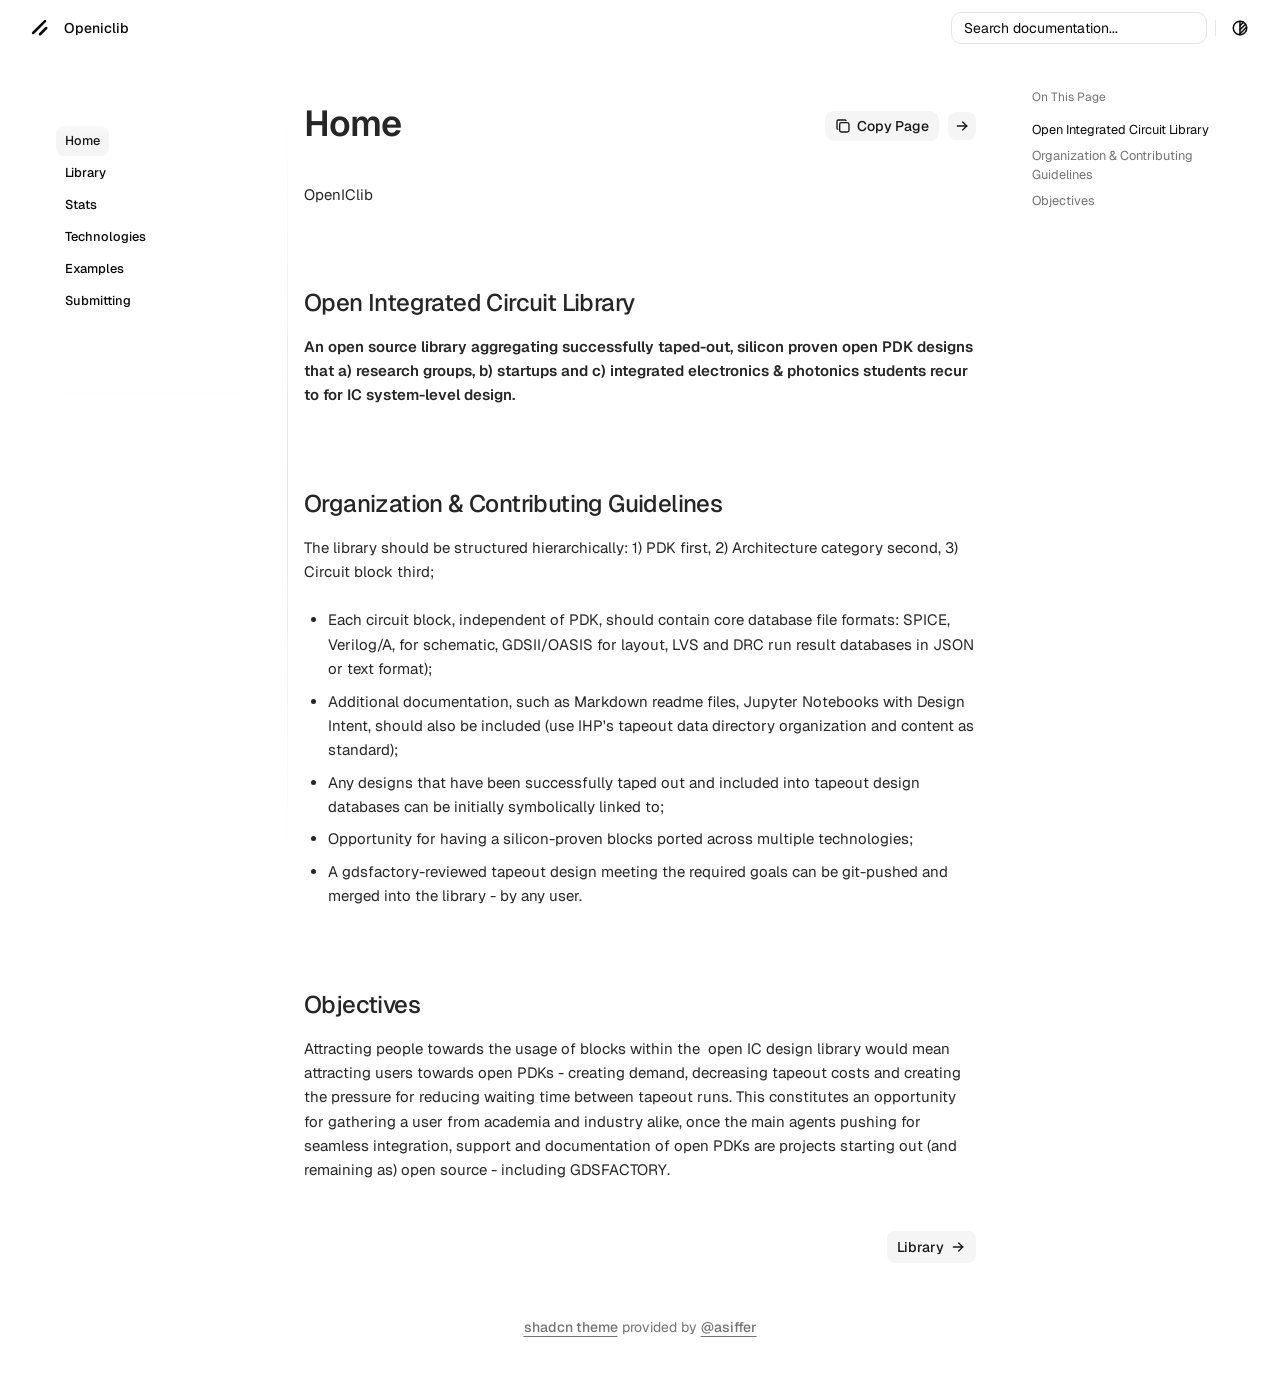
<file: index.html>
<!DOCTYPE html>
<html lang="en">

<head>
    <script>
        const base_url = "https://das-dias.github.io/openiclib/"; /* for search plugin notably */
    </script>
    <script integrity="sha384-m6cZ+Whl1ci89lidlu8DH4C+sZLNOYBvImtjUIhUK+iaNffXhqtbYgBVuuPfRsa0" src="js/dark.js"></script>


    <meta charset="UTF-8">
    <meta name="viewport" content="width=device-width, initial-scale=1">

    


<title>Home</title>









<link rel="canonical" href="https://das-dias.github.io/openiclib/">


<!-- Open Graph (Facebook, LinkedIn) -->

<meta property="og:title" content="Home">





<meta property="og:url" content="https://das-dias.github.io/openiclib/">






<!-- Twitter Card -->

<meta name="twitter:title" content="Home">






<!-- JSON-LD Structured Data -->



    <link rel="icon" href="img/favicon.ico">

    <link href="css/base.css" rel="stylesheet">
    <link href="css/geist.css" rel="stylesheet">

    
    <style>
        :root {
            --theme-accent: oklch(62.3% 0.214 259.815);
        }
    </style>
    <link href="assets/_mkdocstrings.css" rel="stylesheet">
    <link href="assets/catalog.css" rel="stylesheet">

    

    <script src="js/callbacks.js"></script>

    
    
<!-- katex -->
<link href="css/katex.min.css" rel="stylesheet"/>
<!-- The loading of KaTeX is deferred to speed up page rendering -->
<script defer="" integrity="sha384-YPHNAPyrxGS8BNnA7Q4ommqra8WQPEjooVSLzFgwgs8OXJBvadbyvx4QpfiFurGr" src="js/katex.min.js"></script>
<!-- To automatically render math in text elements, include the auto-render extension: -->
<script defer="" integrity="sha384-JKXHIJf8PKPyDFptuKZoUyMRQJAmQKj4B4xyOca62ebJhciMYGiDdq/9twUUWyZH" onload='renderMathInElement(document.body, {"macros": {"\\NN": "\\mathbb{N}", "\\dx": "\\mathrm{d}x"}, "trust": true});' src="js/auto-render.min.js"></script>
    

    
    <script integrity="sha384-F07Cpw5v8spSU0H113F33m2NQQ/o6GqPTnTjf45ssG4Q6q58ZwhxBiQtIaqvnSpR" src="js/echarts.min.js"></script>
<script integrity="sha384-z2nBxqjQr+3NoeDZBkvio6wHbU1KSPkNxT3AYgdsIm+PQAz5Lp3Oj9twImKNn6NW" src="js/echarts-style.js"></script>
    

    

    
    <script>
    document.addEventListener("DOMContentLoaded", function () {
        document.querySelectorAll("a.headerlink").forEach(function (link) {
            link.addEventListener("click", function (e) {
                e.preventDefault();

                // Build the full URL with the anchor fragment
                const url = window.location.origin + window.location.pathname + this.getAttribute("href");

                navigator.clipboard.writeText(url).then(function () {
                    // Optional: brief visual feedback
                });
            });
        });
    });
</script>
    

    
    
</head>

<body
    class="text-foreground group/body overscroll-none font-sans antialiased [--footer-height:calc(var(--spacing)*14)] [--header-height:calc(var(--spacing)*14)] xl:[--footer-height:calc(var(--spacing)*24)] theme-default">
    <div id="inner-body" class="bg-background relative z-10 flex min-h-svh flex-col">
        <header class="bg-background sticky top-0 z-50 w-full" view-transition-name="header">
    <div class="container-wrapper 3xl:fixed:px-0 px-6">
        <div class="3xl:fixed:container flex h-(--header-height) items-center gap-2 **:data-[slot=separator]:!h-4">
            <button id="menu-button" data-slot="popover-trigger" onclick="onMobileMenuButtonClick(event)"
                class="group whitespace-nowrap rounded-md text-sm font-medium transition-all disabled:pointer-events-none disabled:opacity-50 [&amp;_svg]:pointer-events-none [&amp;_svg:not([class*='size-'])]:size-4 shrink-0 [&amp;_svg]:shrink-0 outline-none focus-visible:border-ring focus-visible:ring-ring/50 aria-invalid:ring-destructive/20 dark:aria-invalid:ring-destructive/40 aria-invalid:border-destructive hover:text-accent-foreground px-4 py-2 has-[&gt;svg]:px-3 extend-touch-target h-8 touch-manipulation items-center justify-start gap-2.5 !p-0 hover:bg-transparent focus-visible:bg-transparent focus-visible:ring-0 active:bg-transparent dark:hover:bg-transparent flex lg:hidden"
                type="button" aria-haspopup="dialog" aria-expanded="false" aria-controls="radix-«Rmplb»"
                data-state="closed">
                <div class="relative flex h-8 w-4 items-center justify-center">
                    <div class="relative size-4">
                        <!-- 16px x 16px -->
                        <svg xmlns="http://www.w3.org/2000/svg" viewBox="0 0 16 16" fill="none" stroke="currentColor"
                            stroke-width="2" stroke-linecap="round" stroke-linejoin="round">
                            <line x1="0" x2="16" y1="5" y2="5"
                                class="group-data-[state=open]:translate-y-[2.25px] group-data-[state=open]:-translate-x-[2.25px] group-data-[state=open]:rotate-45 transition-all duration-300 origin-center" />
                            <line x1="0" x2="16" y1="11" y2="11"
                                class="group-data-[state=open]:-translate-y-[2.25px] group-data-[state=open]:-translate-x-[2.25px] group-data-[state=open]:-rotate-45 transition-all duration-300 origin-center" />
                        </svg>
                    </div>

                    <span class="sr-only">Toggle Menu</span>
                </div>
                <span class="flex h-8 items-center text-lg leading-none font-medium">Menu</span>
            </button>
            <a data-slot="button"
                class="items-center justify-center gap-2 whitespace-nowrap rounded-md text-sm font-medium transition-all disabled:pointer-events-none disabled:opacity-50 [&_svg]:pointer-events-none [&_svg:not([class*='size-'])]:size-5 shrink-0 [&_svg]:shrink-0 outline-none focus-visible:border-ring focus-visible:ring-ring/50 focus-visible:ring-[3px] aria-invalid:ring-destructive/20 dark:aria-invalid:ring-destructive/40 aria-invalid:border-destructive hover:bg-accent hover:text-accent-foreground dark:hover:bg-accent/50 hidden h-8 lg:flex"
                href="https://das-dias.github.io/openiclib/">
                <span class="size-8 flex flex-row justify-center items-center">
                    

<svg xmlns="http://www.w3.org/2000/svg" viewBox="0 0 256 256"
    class="size-5">
    <rect width="256" height="256" fill="none"></rect>
    <line x1="208" y1="128" x2="128" y2="208" fill="none" stroke="currentColor" stroke-linecap="round"
        stroke-linejoin="round" stroke-width="32"></line>
    <line x1="192" y1="40" x2="40" y2="192" fill="none" stroke="currentColor" stroke-linecap="round"
        stroke-linejoin="round" stroke-width="32"></line>
</svg>


                </span>

                
                <h1 class="pr-2">Openiclib</h1>
                
            </a>
            
            <div class="ml-auto flex items-center gap-2 md:flex-1 md:justify-end">
                <div class="hidden w-full flex-1 md:flex md:w-auto md:flex-none">
                    <div class="hidden w-full flex-1 md:flex md:w-auto md:flex-none">
    <button onclick="onSearchBarClick(event)" data-slot="dialog-trigger" data-variant="outline" data-size="default" class="inline-flex shrink-0 items-center gap-2 text-sm whitespace-nowrap transition-all outline-none focus-visible:border-ring focus-visible:ring-[3px] focus-visible:ring-ring/50 disabled:pointer-events-none disabled:opacity-50 aria-invalid:border-destructive aria-invalid:ring-destructive/20 dark:aria-invalid:ring-destructive/40 [&amp;_svg]:pointer-events-none [&amp;_svg]:shrink-0 [&amp;_svg:not([class*='size-'])]:size-4 border bg-background hover:text-accent-foreground dark:border-input dark:hover:bg-input/50 px-4 py-2 has-[&gt;svg]:px-3 relative h-8 w-full justify-start rounded-lg pl-3 font-normal text-foreground shadow-none hover:bg-muted/50 sm:pr-12 md:w-48 lg:w-56 xl:w-64 dark:bg-card" type="button" aria-haspopup="dialog" aria-expanded="false" aria-controls="radix-_r_1_" data-state="closed">
        <span class="hidden lg:inline-flex">Search documentation...</span>
        <span class="inline-flex lg:hidden">Search...</span>
    </button>
</div>
<dialog id="search-dialog" onclick="onSearchDialogClick(event)"
    class="fixed top-1/2 left-1/2 -translate-x-1/2 -translate-y-1/2 bg-background rounded-lg shadow-lg border overflow-hidden p-0">
    <div class="w-lg gap-4">
        <div class="flex h-full w-full flex-col overflow-hidden rounded-md bg-popover text-popover-foreground">
            <div data-slot="command-input-wrapper" class="flex h-9 items-center gap-2 border-b px-3"><svg
                    xmlns="http://www.w3.org/2000/svg" width="24" height="24" viewBox="0 0 24 24" fill="none"
                    stroke="currentColor" stroke-width="2" stroke-linecap="round" stroke-linejoin="round"
                    class="lucide lucide-search size-4 shrink-0 opacity-50">
                    <circle cx="11" cy="11" r="8"></circle>
                    <path d="m21 21-4.3-4.3"></path>
                </svg>
                <input data-slot="command-input"
                    class="placeholder:text-muted-foreground flex h-10 w-full rounded-md bg-transparent py-3 text-sm outline-hidden disabled:cursor-not-allowed disabled:opacity-50"
                    placeholder="Search documentation..." cmdk-input="" autocomplete="off" autocorrect="off"
                    spellcheck="false" aria-autocomplete="list" role="combobox" aria-expanded="true"
                    aria-controls="radix-«r1t6»" aria-labelledby="radix-«r1t7»" id="radix-«r1t8»" type="text" value=""
                    aria-activedescendant="radix-«r1th»" oninput="onInputHandler(event)">
            </div>
        </div>
        <div id="mkdocs-search-results">
            <!-- search results go there -->
        </div>
    </div>
</dialog>
<script>
    document.removeEventListener("keydown", searchShortcutHandler);
    document.addEventListener("keydown", searchShortcutHandler);
</script>
                </div>
                
                <div data-orientation="vertical" role="none" data-slot="separator"
                    class="bg-border shrink-0 data-[orientation=horizontal]:h-px data-[orientation=horizontal]:w-full data-[orientation=vertical]:h-full data-[orientation=vertical]:w-px 3xl:flex hidden">
                </div>
                <button data-slot="button"
                    class="items-center justify-center gap-2 whitespace-nowrap rounded-md text-sm font-medium transition-all disabled:pointer-events-none disabled:opacity-50 [&amp;_svg]:pointer-events-none [&amp;_svg:not([class*='size-'])]:size-4 shrink-0 [&amp;_svg]:shrink-0 outline-none focus-visible:border-ring focus-visible:ring-ring/50 focus-visible:ring-[3px] aria-invalid:ring-destructive/20 dark:aria-invalid:ring-destructive/40 aria-invalid:border-destructive hover:bg-accent hover:text-accent-foreground dark:hover:bg-accent/50 size-8 3xl:flex hidden"
                    title="Toggle layout" onclick="toggleLayout(event)">
                    <span class="sr-only">Toggle layout</span>
                    <svg xmlns="http://www.w3.org/2000/svg" width="24" height="24" viewBox="0 0 24 24" fill="none"
                        stroke="currentColor" stroke-width="2" stroke-linecap="round" stroke-linejoin="round"
                        class="lucide lucide-gallery-horizontal">
                        <path d="M2 3v18"></path>
                        <rect width="12" height="18" x="6" y="3" rx="2"></rect>
                        <path d="M22 3v18"></path>
                    </svg>
                </button>
                <div data-orientation="vertical" role="none" data-slot="separator"
                    class="bg-border shrink-0 data-[orientation=horizontal]:h-px data-[orientation=horizontal]:w-full data-[orientation=vertical]:h-full data-[orientation=vertical]:w-px">
                </div>
                <button data-slot="button"
                    class="inline-flex items-center justify-center gap-2 whitespace-nowrap rounded-md text-sm font-medium transition-all disabled:pointer-events-none disabled:opacity-50 [&amp;_svg]:pointer-events-none [&amp;_svg:not([class*='size-'])]:size-4 shrink-0 [&amp;_svg]:shrink-0 outline-none focus-visible:border-ring focus-visible:ring-ring/50 focus-visible:ring-[3px] aria-invalid:ring-destructive/20 dark:aria-invalid:ring-destructive/40 aria-invalid:border-destructive hover:bg-accent hover:text-accent-foreground dark:hover:bg-accent/50 group/toggle extend-touch-target size-8"
                    title="Toggle theme" onclick="onThemeSwitch(event)">
                    <svg xmlns="http://www.w3.org/2000/svg" width="24" height="24" viewBox="0 0 24 24" fill="none"
                        stroke="currentColor" stroke-width="2" stroke-linecap="round" stroke-linejoin="round"
                        class="size-4.5">
                        <path stroke="none" d="M0 0h24v24H0z" fill="none"></path>
                        <path d="M12 12m-9 0a9 9 0 1 0 18 0a9 9 0 1 0 -18 0"></path>
                        <path d="M12 3l0 18"></path>
                        <path d="M12 9l4.65 -4.65"></path>
                        <path d="M12 14.3l7.37 -7.37"></path>
                        <path d="M12 19.6l8.85 -8.85"></path>
                    </svg>
                    <span class="sr-only">Toggle theme</span>
                </button>
            </div>
        </div>
    </div>
</header>
        <main class="flex flex-1 flex-col">
            <div class="container-wrapper flex flex-1 flex-col px-2">
                <div data-slot="sidebar-wrapper"
                    style="--sidebar-width:calc(var(--spacing) * 72);--sidebar-width-icon:3rem;"
                    class="group/sidebar-wrapper has-data-[variant=inset]:bg-sidebar flex w-full 3xl:fixed:container 3xl:fixed:px-3 min-h-min flex-1 items-start px-0 [--sidebar-width:220px] [--top-spacing:0] lg:grid lg:grid-cols-[var(--sidebar-width)_minmax(0,1fr)] lg:[--sidebar-width:240px] lg:[--top-spacing:calc(var(--spacing)*4)]">
                    <div data-slot="sidebar"
                        class="w-(--sidebar-width) flex-col text-sidebar-foreground sticky top-[calc(var(--header-height)+0.6rem)] z-30 hidden h-[calc(100svh-10rem)] overscroll-none bg-transparent [--sidebar-menu-width:--spacing(56)] lg:flex">
                        <div class="h-9"></div>
                        <div
                            class="absolute top-8 z-10 h-8 w-(--sidebar-menu-width) shrink-0 bg-gradient-to-b from-background via-background/80 to-background/50 blur-xs">
                        </div>
                        <div
                            class="absolute top-12 right-2 bottom-0 hidden h-full w-px bg-gradient-to-b from-transparent via-border to-transparent lg:flex">
                        </div>
                        <div data-slot="sidebar-content" data-sidebar="content" view-transition-name="sidebar"
                            class="flex min-h-0 flex-1 flex-col gap-2 overflow-auto group-data-[collapsible=icon]:overflow-hidden mx-auto no-scrollbar w-(--sidebar-menu-width) overflow-x-hidden px-2">
                            











<div data-slot="sidebar-group" data-sidebar="group" class="relative flex w-full min-w-0 flex-col p-2 pt-6">
    <div data-slot="sidebar-group-content" data-sidebar="group-content" class="w-full text-sm">
        <ul data-slot="sidebar-menu" data-sidebar="menu" class="flex w-full min-w-0 flex-col gap-0.5">
            
            
            <li data-slot="sidebar-menu-item" data-sidebar="menu-item" class="group/menu-item relative">
    <a data-slot="sidebar-menu-button" data-active="true" data-sidebar="menu-button"
        data-size="default" href="/openiclib/"
        class="peer/menu-button flex items-center gap-2 rounded-md p-2 text-left ring-sidebar-ring outline-hidden transition-[width,height,padding] group-has-data-[sidebar=menu-action]/menu-item:pr-8 group-data-[collapsible=icon]:size-8! group-data-[collapsible=icon]:p-2! focus-visible:ring-2 active:bg-sidebar-accent active:text-sidebar-accent-foreground disabled:pointer-events-none disabled:opacity-50 aria-disabled:pointer-events-none aria-disabled:opacity-50 data-[active=true]:font-medium data-[active=true]:text-sidebar-accent-foreground data-[state=open]:hover:bg-sidebar-accent data-[state=open]:hover:text-sidebar-accent-foreground [&>span:last-child]:truncate [&>svg]:size-4 [&>svg]:shrink-0 hover:bg-sidebar-accent hover:text-sidebar-accent-foreground relative h-[30px] w-fit overflow-visible border border-transparent text-[0.8rem] font-medium after:absolute after:inset-x-0 after:-inset-y-1 after:z-0 after:rounded-md data-[active=true]:border-accent data-[active=true]:bg-accent 3xl:fixed:w-full 3xl:fixed:max-w-48">

        
        Home
        

        

        

        
    </a>
</li>
            
            
            
            <li data-slot="sidebar-menu-item" data-sidebar="menu-item" class="group/menu-item relative">
    <a data-slot="sidebar-menu-button" data-active="false" data-sidebar="menu-button"
        data-size="default" href="/openiclib/library/"
        class="peer/menu-button flex items-center gap-2 rounded-md p-2 text-left ring-sidebar-ring outline-hidden transition-[width,height,padding] group-has-data-[sidebar=menu-action]/menu-item:pr-8 group-data-[collapsible=icon]:size-8! group-data-[collapsible=icon]:p-2! focus-visible:ring-2 active:bg-sidebar-accent active:text-sidebar-accent-foreground disabled:pointer-events-none disabled:opacity-50 aria-disabled:pointer-events-none aria-disabled:opacity-50 data-[active=true]:font-medium data-[active=true]:text-sidebar-accent-foreground data-[state=open]:hover:bg-sidebar-accent data-[state=open]:hover:text-sidebar-accent-foreground [&>span:last-child]:truncate [&>svg]:size-4 [&>svg]:shrink-0 hover:bg-sidebar-accent hover:text-sidebar-accent-foreground relative h-[30px] w-fit overflow-visible border border-transparent text-[0.8rem] font-medium after:absolute after:inset-x-0 after:-inset-y-1 after:z-0 after:rounded-md data-[active=true]:border-accent data-[active=true]:bg-accent 3xl:fixed:w-full 3xl:fixed:max-w-48">

        
        Library
        

        

        

        
    </a>
</li>
            
            
            
            <li data-slot="sidebar-menu-item" data-sidebar="menu-item" class="group/menu-item relative">
    <a data-slot="sidebar-menu-button" data-active="false" data-sidebar="menu-button"
        data-size="default" href="/openiclib/stats/"
        class="peer/menu-button flex items-center gap-2 rounded-md p-2 text-left ring-sidebar-ring outline-hidden transition-[width,height,padding] group-has-data-[sidebar=menu-action]/menu-item:pr-8 group-data-[collapsible=icon]:size-8! group-data-[collapsible=icon]:p-2! focus-visible:ring-2 active:bg-sidebar-accent active:text-sidebar-accent-foreground disabled:pointer-events-none disabled:opacity-50 aria-disabled:pointer-events-none aria-disabled:opacity-50 data-[active=true]:font-medium data-[active=true]:text-sidebar-accent-foreground data-[state=open]:hover:bg-sidebar-accent data-[state=open]:hover:text-sidebar-accent-foreground [&>span:last-child]:truncate [&>svg]:size-4 [&>svg]:shrink-0 hover:bg-sidebar-accent hover:text-sidebar-accent-foreground relative h-[30px] w-fit overflow-visible border border-transparent text-[0.8rem] font-medium after:absolute after:inset-x-0 after:-inset-y-1 after:z-0 after:rounded-md data-[active=true]:border-accent data-[active=true]:bg-accent 3xl:fixed:w-full 3xl:fixed:max-w-48">

        
        Stats
        

        

        

        
    </a>
</li>
            
            
            
            <li data-slot="sidebar-menu-item" data-sidebar="menu-item" class="group/menu-item relative">
    <a data-slot="sidebar-menu-button" data-active="false" data-sidebar="menu-button"
        data-size="default" href="/openiclib/technologies/"
        class="peer/menu-button flex items-center gap-2 rounded-md p-2 text-left ring-sidebar-ring outline-hidden transition-[width,height,padding] group-has-data-[sidebar=menu-action]/menu-item:pr-8 group-data-[collapsible=icon]:size-8! group-data-[collapsible=icon]:p-2! focus-visible:ring-2 active:bg-sidebar-accent active:text-sidebar-accent-foreground disabled:pointer-events-none disabled:opacity-50 aria-disabled:pointer-events-none aria-disabled:opacity-50 data-[active=true]:font-medium data-[active=true]:text-sidebar-accent-foreground data-[state=open]:hover:bg-sidebar-accent data-[state=open]:hover:text-sidebar-accent-foreground [&>span:last-child]:truncate [&>svg]:size-4 [&>svg]:shrink-0 hover:bg-sidebar-accent hover:text-sidebar-accent-foreground relative h-[30px] w-fit overflow-visible border border-transparent text-[0.8rem] font-medium after:absolute after:inset-x-0 after:-inset-y-1 after:z-0 after:rounded-md data-[active=true]:border-accent data-[active=true]:bg-accent 3xl:fixed:w-full 3xl:fixed:max-w-48">

        
        Technologies
        

        

        

        
    </a>
</li>
            
            
            
            <li data-slot="sidebar-menu-item" data-sidebar="menu-item" class="group/menu-item relative">
    <a data-slot="sidebar-menu-button" data-active="false" data-sidebar="menu-button"
        data-size="default" href="/openiclib/examples/"
        class="peer/menu-button flex items-center gap-2 rounded-md p-2 text-left ring-sidebar-ring outline-hidden transition-[width,height,padding] group-has-data-[sidebar=menu-action]/menu-item:pr-8 group-data-[collapsible=icon]:size-8! group-data-[collapsible=icon]:p-2! focus-visible:ring-2 active:bg-sidebar-accent active:text-sidebar-accent-foreground disabled:pointer-events-none disabled:opacity-50 aria-disabled:pointer-events-none aria-disabled:opacity-50 data-[active=true]:font-medium data-[active=true]:text-sidebar-accent-foreground data-[state=open]:hover:bg-sidebar-accent data-[state=open]:hover:text-sidebar-accent-foreground [&>span:last-child]:truncate [&>svg]:size-4 [&>svg]:shrink-0 hover:bg-sidebar-accent hover:text-sidebar-accent-foreground relative h-[30px] w-fit overflow-visible border border-transparent text-[0.8rem] font-medium after:absolute after:inset-x-0 after:-inset-y-1 after:z-0 after:rounded-md data-[active=true]:border-accent data-[active=true]:bg-accent 3xl:fixed:w-full 3xl:fixed:max-w-48">

        
        Examples
        

        

        

        
    </a>
</li>
            
            
            
            <li data-slot="sidebar-menu-item" data-sidebar="menu-item" class="group/menu-item relative">
    <a data-slot="sidebar-menu-button" data-active="false" data-sidebar="menu-button"
        data-size="default" href="/openiclib/submitting/"
        class="peer/menu-button flex items-center gap-2 rounded-md p-2 text-left ring-sidebar-ring outline-hidden transition-[width,height,padding] group-has-data-[sidebar=menu-action]/menu-item:pr-8 group-data-[collapsible=icon]:size-8! group-data-[collapsible=icon]:p-2! focus-visible:ring-2 active:bg-sidebar-accent active:text-sidebar-accent-foreground disabled:pointer-events-none disabled:opacity-50 aria-disabled:pointer-events-none aria-disabled:opacity-50 data-[active=true]:font-medium data-[active=true]:text-sidebar-accent-foreground data-[state=open]:hover:bg-sidebar-accent data-[state=open]:hover:text-sidebar-accent-foreground [&>span:last-child]:truncate [&>svg]:size-4 [&>svg]:shrink-0 hover:bg-sidebar-accent hover:text-sidebar-accent-foreground relative h-[30px] w-fit overflow-visible border border-transparent text-[0.8rem] font-medium after:absolute after:inset-x-0 after:-inset-y-1 after:z-0 after:rounded-md data-[active=true]:border-accent data-[active=true]:bg-accent 3xl:fixed:w-full 3xl:fixed:max-w-48">

        
        Submitting
        

        

        

        
    </a>
</li>
            
            
        </ul>
    </div>
</div>






<div
    class="sticky -bottom-1 z-10 h-16 shrink-0 bg-gradient-to-t from-background via-background/80 to-background/50 blur-xs">
</div>
                        </div>
                    </div>
                    <div class="h-full w-full">
                        <div data-slot="docs" class="flex items-stretch text-[1.05rem] sm:text-[15px] xl:w-full">
                            <div class="flex min-w-0 flex-1 flex-col">
                                <div class="h-(--top-spacing) shrink-0"></div>
                                <article class="w-full" view-transition-name="page">
  <div class="flex flex-col gap-2">
    <div class="flex flex-col gap-2">
      <div id="page-header" class="flex items-start justify-between">
        <h1 class="scroll-m-20 text-4xl font-semibold tracking-tight sm:text-3xl xl:text-4xl">
          Home
        </h1>

        <div class="flex items-center gap-2 pt-1.5">
          <button
    onclick="fetch(`https://das-dias.github.io/openiclib/index.md`).then((r) => r.blob()).then((blob) => navigator.clipboard.write([new ClipboardItem({ 'text/plain': blob })]))"
    data-slot="button" class="secondary cursor-pointer">
    <svg xmlns="http://www.w3.org/2000/svg" width="24" height="24" viewBox="0 0 24 24" fill="none" stroke="currentColor"
        stroke-width="2" stroke-linecap="round" stroke-linejoin="round" class="tabler-icon tabler-icon-copy ">
        <path
            d="M7 7m0 2.667a2.667 2.667 0 0 1 2.667 -2.667h8.666a2.667 2.667 0 0 1 2.667 2.667v8.666a2.667 2.667 0 0 1 -2.667 2.667h-8.666a2.667 2.667 0 0 1 -2.667 -2.667z">
        </path>
        <path d="M4.012 16.737a2.005 2.005 0 0 1 -1.012 -1.737v-10c0 -1.1 .9 -2 2 -2h10c.75 0 1.158 .385 1.5 1"></path>
    </svg>
    <span class="max-md:hidden">Copy Page</span>
</button>
          
          
          <a data-slot="button" id="next-button"
            class="inline-flex items-center justify-center gap-2 whitespace-nowrap rounded-md text-sm font-medium transition-all disabled:pointer-events-none disabled:opacity-50 [&amp;_svg]:pointer-events-none [&amp;_svg:not([class*='size-'])]:size-4 shrink-0 [&amp;_svg]:shrink-0 outline-none focus-visible:border-ring focus-visible:ring-ring/50 focus-visible:ring-[3px] aria-invalid:ring-destructive/20 dark:aria-invalid:ring-destructive/40 aria-invalid:border-destructive bg-secondary text-secondary-foreground hover:bg-secondary/80 extend-touch-target size-8 shadow-none md:size-7"
            href="/openiclib/library/">
            <span class="sr-only">Next</span>
            <svg xmlns="http://www.w3.org/2000/svg" width="24" height="24" viewBox="0 0 24 24" fill="none"
              stroke="currentColor" stroke-width="2" stroke-linecap="round" stroke-linejoin="round"
              class="tabler-icon tabler-icon-arrow-right">
              <path d="M5 12l14 0"></path>
              <path d="M13 18l6 -6"></path>
              <path d="M13 6l6 6"></path>
            </svg>
          </a>
          
        </div>
      </div>
      
    </div>
    <div class="flex justify-end items-center">
       
    </div>
  </div>
  <div class="typography w-full flex-1 *:data-[slot=alert]:first:mt-0">
    <h1 id="openiclib">OpenIClib</h1>
<h2 id="open-integrated-circuit-library">Open Integrated Circuit Library</h2>
<p><strong>An open source library aggregating successfully taped-out, silicon proven open PDK designs that a) research groups, b) startups and c) integrated electronics &amp; photonics students recur to for IC system-level design.</strong></p>
<h2 id="organization-contributing-guidelines">Organization &amp; Contributing Guidelines</h2>
<p>The library should be structured hierarchically: 1) PDK first, 2) Architecture category second, 3) Circuit block third;</p>
<ul>
<li>
<p>Each circuit block, independent of PDK, should contain core database file formats: SPICE, Verilog/A, for schematic, GDSII/OASIS for layout, LVS and DRC run result databases in JSON or text format); </p>
</li>
<li>
<p>Additional documentation, such as Markdown readme files, Jupyter Notebooks with Design Intent, should also be included (use IHP's tapeout data directory organization and content as standard);</p>
</li>
<li>
<p>Any designs that have been successfully taped out and included into tapeout design databases can be initially symbolically linked to;</p>
</li>
<li>
<p>Opportunity for having a silicon-proven blocks ported across multiple technologies;</p>
</li>
<li>
<p>A gdsfactory-reviewed tapeout design meeting the required goals can be git-pushed and merged into the library - by any user.</p>
</li>
</ul>
<h2 id="objectives">Objectives</h2>
<p>Attracting people towards the usage of blocks within the  open IC design library would mean attracting users towards open PDKs - creating demand, decreasing tapeout costs and creating the pressure for reducing waiting time between tapeout runs. This constitutes an opportunity for gathering a user from academia and industry alike, once the main agents pushing for seamless integration, support and documentation of open PDKs are projects starting out (and remaining as) open source - including GDSFACTORY.</p>
  </div>
  
  <script>
    document.querySelectorAll('article h2, article h3').forEach((header) => {
      toc.observer.observe(header);
    });
  </script>
</article>
                                <div class="mx-auto flex flex-wrap h-16 w-full max-w-2xl items-center gap-2 px-4 md:px-0">
    
    
    <a data-slot="button"
        class="inline-flex items-center justify-center whitespace-nowrap text-sm font-medium transition-all disabled:pointer-events-none disabled:opacity-50 [&amp;_svg]:pointer-events-none [&amp;_svg:not([class*='size-'])]:size-4 shrink-0 [&amp;_svg]:shrink-0 outline-none focus-visible:border-ring focus-visible:ring-ring/50 focus-visible:ring-[3px] aria-invalid:ring-destructive/20 dark:aria-invalid:ring-destructive/40 aria-invalid:border-destructive bg-secondary text-secondary-foreground hover:bg-secondary/80 h-8 rounded-md gap-1.5 px-3 has-[&gt;svg]:px-2.5 ml-auto shadow-none"
        href="/openiclib/library/">
        <span class="max-[500px]:hidden">Library</span>
        <svg xmlns="http://www.w3.org/2000/svg" width="24" height="24" viewBox="0 0 24 24" fill="none"
            stroke="currentColor" stroke-width="2" stroke-linecap="round" stroke-linejoin="round"
            class="tabler-icon tabler-icon-arrow-right ">
            <path d="M5 12l14 0"></path>
            <path d="M13 18l6 -6"></path>
            <path d="M13 6l6 6"></path>
        </svg>
    </a>
    
</div>
                                <dialog id="bottom-sidebar" onclick="onBottomSidebarDialogClick(event)" class="bg-transparent"
    style="position: fixed; left: 0px; top: 0px; transform: translate(0px, 58px); min-width: max-content; --radix-popper-transform-origin: 0% 0px; will-change: transform; z-index: 50; --radix-popper-available-width: 504px; --radix-popper-available-height: 857px; --radix-popper-anchor-width: 72.94999694824219px; --radix-popper-anchor-height: 32px;">
    <div data-side="bottom" data-align="start" data-state="open" role="dialog" data-slot="popover-content"
        class="text-popover-foreground data-[state=open]:animate-in data-[state=closed]:animate-out data-[state=closed]:fade-out-0 data-[state=open]:fade-in-0 data-[state=closed]:zoom-out-95 data-[state=open]:zoom-in-95 data-[side=bottom]:slide-in-from-top-2 data-[side=left]:slide-in-from-right-2 data-[side=right]:slide-in-from-left-2 data-[side=top]:slide-in-from-bottom-2 z-50 origin-(--radix-popover-content-transform-origin) border outline-hidden bg-background/90 no-scrollbar h-(--radix-popper-available-height) w-(--radix-popper-available-width) overflow-y-auto rounded-none border-none p-0 shadow-none backdrop-blur duration-100"
        style="--radix-popover-content-transform-origin: var(--radix-popper-transform-origin); --radix-popover-content-available-width: var(--radix-popper-available-width); --radix-popover-content-available-height: var(--radix-popper-available-height); --radix-popover-trigger-width: var(--radix-popper-anchor-width); --radix-popover-trigger-height: var(--radix-popper-anchor-height);"
        tabindex="-1">
        <div class="flex flex-col gap-12 overflow-auto px-6 py-6">
            
            
            

            
            <div class="flex flex-col gap-4">
                <div class="text-muted-foreground text-sm font-medium">Menu</div>
                <div class="flex flex-col gap-3">
                    
                    <a class="text-2xl font-medium" href=".">
                        
                        Home
                        
                    </a>
                    
                    <a class="text-2xl font-medium" href="library/">
                        
                        Library
                        
                    </a>
                    
                    <a class="text-2xl font-medium" href="stats/">
                        
                        Stats
                        
                    </a>
                    
                    <a class="text-2xl font-medium" href="technologies/">
                        
                        Technologies
                        
                    </a>
                    
                    <a class="text-2xl font-medium" href="examples/">
                        
                        Examples
                        
                    </a>
                    
                    <a class="text-2xl font-medium" href="submitting/">
                        
                        Submitting
                        
                    </a>
                    
                </div>
            </div>
            

            
            

        </div>
    </div>
</dialog>
                            </div>
                            <div
                                class="sticky top-[calc(var(--header-height)+1px)] ml-auto hidden h-[calc(100svh-var(--header-height)-var(--footer-height))] w-72 flex-col gap-4 overflow-hidden overscroll-none pb-8 xl:flex">
                                <div class="h-(--top-spacing) shrink-0"></div>
                                <div id="toc" view-transition-name="toc" class="no-scrollbar overflow-y-auto px-8">
    <div class="flex flex-col gap-2 p-4 pt-0 text-sm">
        <p class="text-muted-foreground bg-background sticky top-0 h-6 text-xs">On This Page</p>
        
        
        
        
        <a href="#open-integrated-circuit-library"
            class="text-muted-foreground hover:text-foreground data-[active=true]:text-foreground text-[0.8rem] no-underline transition-colors data-[depth=3]:pl-4 data-[depth=4]:pl-6"
            data-active="false" data-depth="2" onClick="deferSetActiveTocLink('#open-integrated-circuit-library');">
            Open Integrated Circuit Library
        </a>
        

        
        <a href="#organization-contributing-guidelines"
            class="text-muted-foreground hover:text-foreground data-[active=true]:text-foreground text-[0.8rem] no-underline transition-colors data-[depth=3]:pl-4 data-[depth=4]:pl-6"
            data-active="false" data-depth="2" onClick="deferSetActiveTocLink('#organization-contributing-guidelines');">
            Organization &amp; Contributing Guidelines
        </a>
        

        
        <a href="#objectives"
            class="text-muted-foreground hover:text-foreground data-[active=true]:text-foreground text-[0.8rem] no-underline transition-colors data-[depth=3]:pl-4 data-[depth=4]:pl-6"
            data-active="false" data-depth="2" onClick="deferSetActiveTocLink('#objectives');">
            Objectives
        </a>
        

        
        
        
        

    </div>
    <div class="h-12"></div>

</div>
                            </div>
                        </div>
                    </div>
                </div>
            </div>
        </main>
        <footer view-transition-name="footer"
    class="group-has-[.section-soft]/body:bg-surface/40 3xl:fixed:bg-transparent dark:bg-transparent">
    <div class="container-wrapper px-4 xl:px-6">
        <div class="flex h-(--footer-height) items-center justify-between">
            <div class="text-muted-foreground w-full text-center text-xs leading-loose sm:text-sm">
                
                <a href="https://github.com/asiffer/mkdocs-shadcn">shadcn theme</a> provided by
                <a href="https://github.com/asiffer">@asiffer</a>
            </div>
        </div>
    </div>
</footer>
    </div>
     

<script src="assets/catalog.js"></script>

     

<script src="search/main.js"></script>


    

    <script src="js/copy-button.js"></script>
    <script src="js/sidebar.js"></script>
    <script src="js/slider.js"></script>
    <script>updatePygmentsStylesheet();</script>
    
    <script>fetchStargazers("None");</script>
    
    
    <script integrity="sha384-Oi13RhLSSgEpSmRyDbfsfmU5N1KzT7IBoQqMenKZoi1Mu+0mCDcF1mKtSZw3cd80" src="js/mkdocstrings.js"></script>
    
    
    <script integrity="sha384-rPk5N1h70rv6ztd86UBQ14H17tD0d/MVi4mzOmieyoRHV5lbqGdg+O/IfTivzm/G" src="js/socket.io.min.js"></script>
<script integrity="sha384-5H5Z+a/mJwVaYaE9Vg0r1v0Sp+AM09zccLz1lSolwEPwb43iQX7dJaYwd4uwCpVD" src="js/codexec.js"></script>
    
    <script type="speculationrules">
{
  "prerender": [
    {
      "where": {
          "selector_matches": ["#next-button", "#previous-button"]
      }
    }
  ]
}
</script>
</body>

</html>
</file>
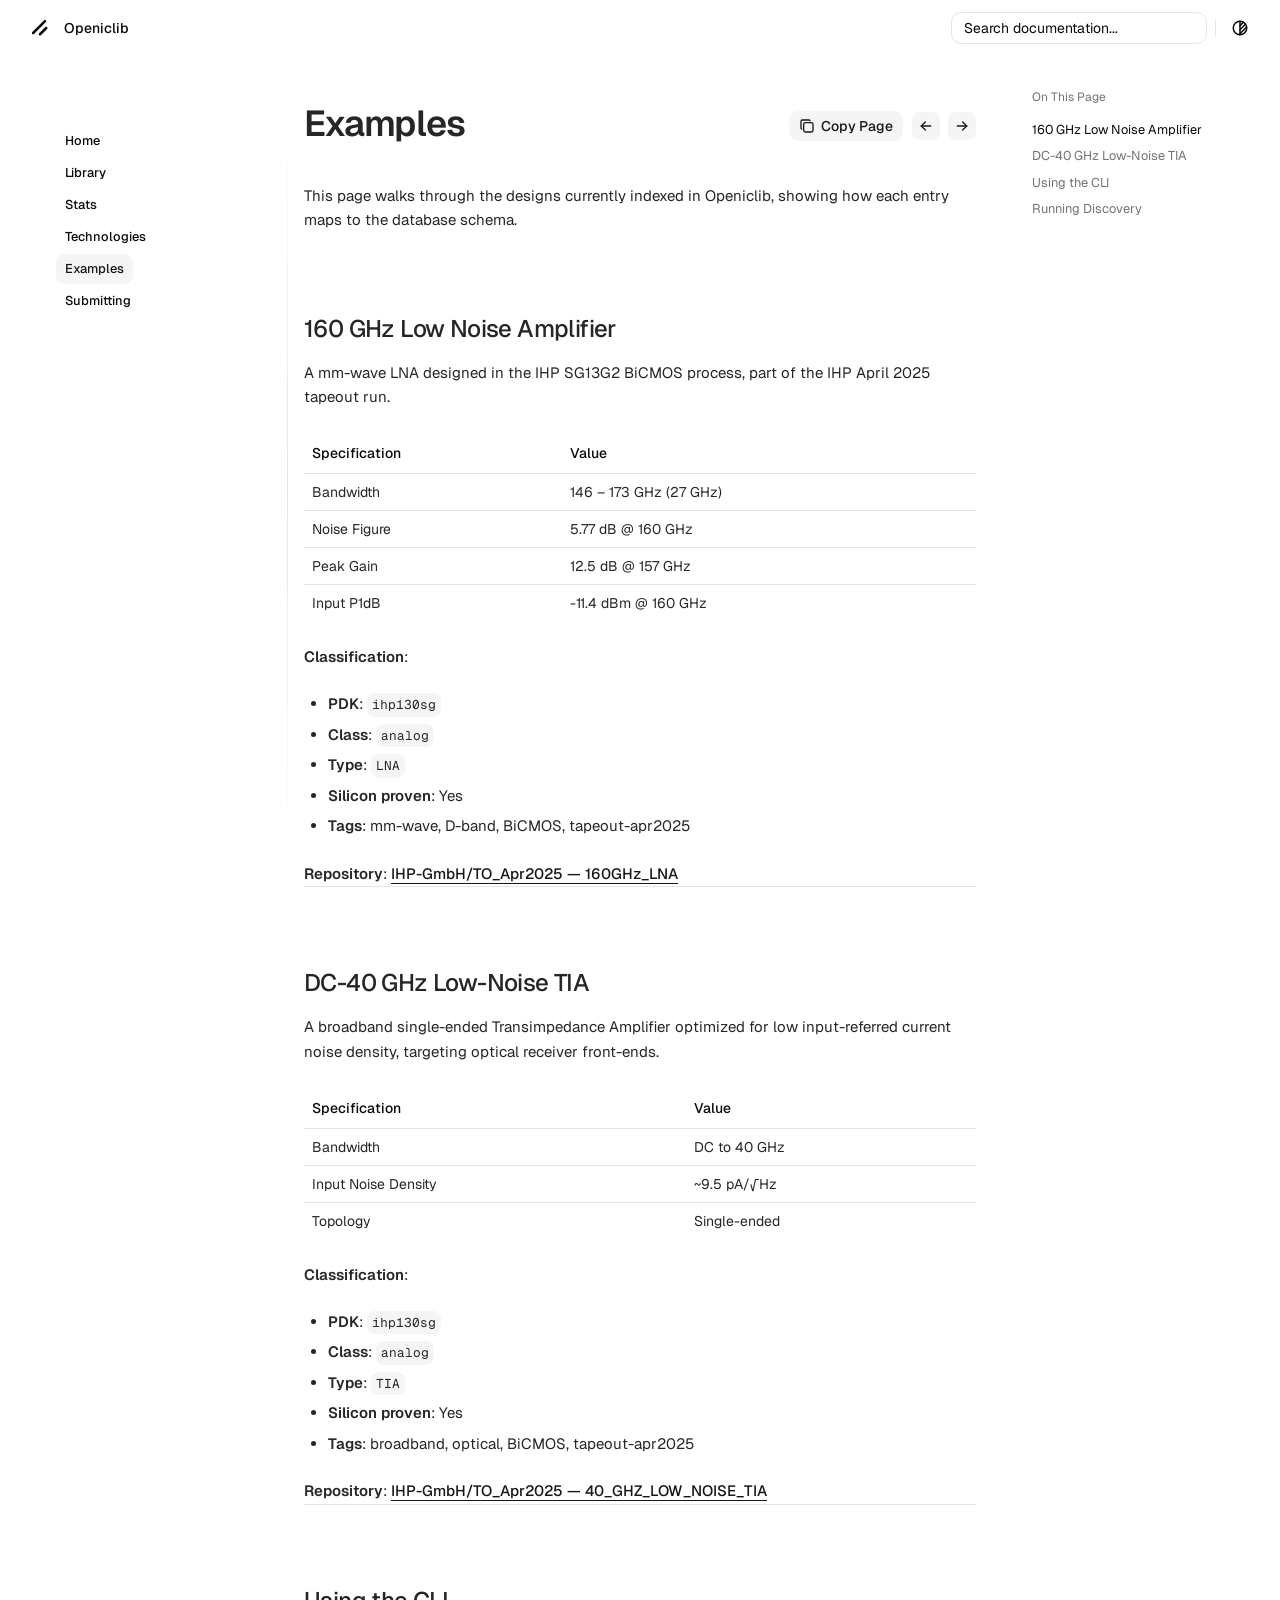
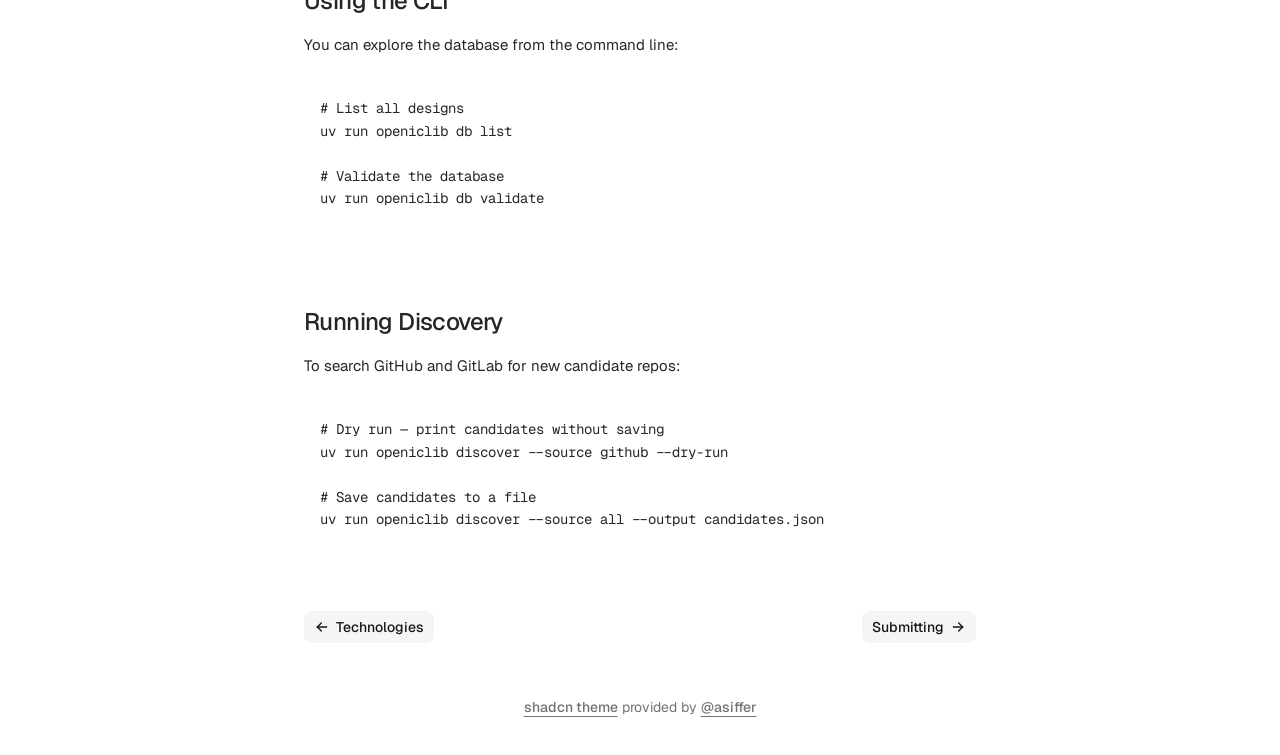
<file: examples/index.html>
<!DOCTYPE html>
<html lang="en">

<head>
    <script>
        const base_url = "https://das-dias.github.io/openiclib/"; /* for search plugin notably */
    </script>
    <script integrity="sha384-m6cZ+Whl1ci89lidlu8DH4C+sZLNOYBvImtjUIhUK+iaNffXhqtbYgBVuuPfRsa0" src="../js/dark.js"></script>


    <meta charset="UTF-8">
    <meta name="viewport" content="width=device-width, initial-scale=1">

    


<title>Examples</title>









<link rel="canonical" href="https://das-dias.github.io/openiclib/examples/">


<!-- Open Graph (Facebook, LinkedIn) -->

<meta property="og:title" content="Examples">





<meta property="og:url" content="https://das-dias.github.io/openiclib/examples/">






<!-- Twitter Card -->

<meta name="twitter:title" content="Examples">






<!-- JSON-LD Structured Data -->



    <link rel="icon" href="../img/favicon.ico">

    <link href="../css/base.css" rel="stylesheet">
    <link href="../css/geist.css" rel="stylesheet">

    
    <style>
        :root {
            --theme-accent: oklch(62.3% 0.214 259.815);
        }
    </style>
    <link href="../assets/_mkdocstrings.css" rel="stylesheet">
    <link href="../assets/catalog.css" rel="stylesheet">

    

    <script src="../js/callbacks.js"></script>

    
    
<!-- katex -->
<link href="../css/katex.min.css" rel="stylesheet"/>
<!-- The loading of KaTeX is deferred to speed up page rendering -->
<script defer="" integrity="sha384-YPHNAPyrxGS8BNnA7Q4ommqra8WQPEjooVSLzFgwgs8OXJBvadbyvx4QpfiFurGr" src="../js/katex.min.js"></script>
<!-- To automatically render math in text elements, include the auto-render extension: -->
<script defer="" integrity="sha384-JKXHIJf8PKPyDFptuKZoUyMRQJAmQKj4B4xyOca62ebJhciMYGiDdq/9twUUWyZH" onload='renderMathInElement(document.body, {"macros": {"\\NN": "\\mathbb{N}", "\\dx": "\\mathrm{d}x"}, "trust": true});' src="../js/auto-render.min.js"></script>
    

    
    <script integrity="sha384-F07Cpw5v8spSU0H113F33m2NQQ/o6GqPTnTjf45ssG4Q6q58ZwhxBiQtIaqvnSpR" src="../js/echarts.min.js"></script>
<script integrity="sha384-z2nBxqjQr+3NoeDZBkvio6wHbU1KSPkNxT3AYgdsIm+PQAz5Lp3Oj9twImKNn6NW" src="../js/echarts-style.js"></script>
    

    

    
    <script>
    document.addEventListener("DOMContentLoaded", function () {
        document.querySelectorAll("a.headerlink").forEach(function (link) {
            link.addEventListener("click", function (e) {
                e.preventDefault();

                // Build the full URL with the anchor fragment
                const url = window.location.origin + window.location.pathname + this.getAttribute("href");

                navigator.clipboard.writeText(url).then(function () {
                    // Optional: brief visual feedback
                });
            });
        });
    });
</script>
    

    
    
</head>

<body
    class="text-foreground group/body overscroll-none font-sans antialiased [--footer-height:calc(var(--spacing)*14)] [--header-height:calc(var(--spacing)*14)] xl:[--footer-height:calc(var(--spacing)*24)] theme-default">
    <div id="inner-body" class="bg-background relative z-10 flex min-h-svh flex-col">
        <header class="bg-background sticky top-0 z-50 w-full" view-transition-name="header">
    <div class="container-wrapper 3xl:fixed:px-0 px-6">
        <div class="3xl:fixed:container flex h-(--header-height) items-center gap-2 **:data-[slot=separator]:!h-4">
            <button id="menu-button" data-slot="popover-trigger" onclick="onMobileMenuButtonClick(event)"
                class="group whitespace-nowrap rounded-md text-sm font-medium transition-all disabled:pointer-events-none disabled:opacity-50 [&amp;_svg]:pointer-events-none [&amp;_svg:not([class*='size-'])]:size-4 shrink-0 [&amp;_svg]:shrink-0 outline-none focus-visible:border-ring focus-visible:ring-ring/50 aria-invalid:ring-destructive/20 dark:aria-invalid:ring-destructive/40 aria-invalid:border-destructive hover:text-accent-foreground px-4 py-2 has-[&gt;svg]:px-3 extend-touch-target h-8 touch-manipulation items-center justify-start gap-2.5 !p-0 hover:bg-transparent focus-visible:bg-transparent focus-visible:ring-0 active:bg-transparent dark:hover:bg-transparent flex lg:hidden"
                type="button" aria-haspopup="dialog" aria-expanded="false" aria-controls="radix-«Rmplb»"
                data-state="closed">
                <div class="relative flex h-8 w-4 items-center justify-center">
                    <div class="relative size-4">
                        <!-- 16px x 16px -->
                        <svg xmlns="http://www.w3.org/2000/svg" viewBox="0 0 16 16" fill="none" stroke="currentColor"
                            stroke-width="2" stroke-linecap="round" stroke-linejoin="round">
                            <line x1="0" x2="16" y1="5" y2="5"
                                class="group-data-[state=open]:translate-y-[2.25px] group-data-[state=open]:-translate-x-[2.25px] group-data-[state=open]:rotate-45 transition-all duration-300 origin-center" />
                            <line x1="0" x2="16" y1="11" y2="11"
                                class="group-data-[state=open]:-translate-y-[2.25px] group-data-[state=open]:-translate-x-[2.25px] group-data-[state=open]:-rotate-45 transition-all duration-300 origin-center" />
                        </svg>
                    </div>

                    <span class="sr-only">Toggle Menu</span>
                </div>
                <span class="flex h-8 items-center text-lg leading-none font-medium">Menu</span>
            </button>
            <a data-slot="button"
                class="items-center justify-center gap-2 whitespace-nowrap rounded-md text-sm font-medium transition-all disabled:pointer-events-none disabled:opacity-50 [&_svg]:pointer-events-none [&_svg:not([class*='size-'])]:size-5 shrink-0 [&_svg]:shrink-0 outline-none focus-visible:border-ring focus-visible:ring-ring/50 focus-visible:ring-[3px] aria-invalid:ring-destructive/20 dark:aria-invalid:ring-destructive/40 aria-invalid:border-destructive hover:bg-accent hover:text-accent-foreground dark:hover:bg-accent/50 hidden h-8 lg:flex"
                href="https://das-dias.github.io/openiclib/">
                <span class="size-8 flex flex-row justify-center items-center">
                    

<svg xmlns="http://www.w3.org/2000/svg" viewBox="0 0 256 256"
    class="size-5">
    <rect width="256" height="256" fill="none"></rect>
    <line x1="208" y1="128" x2="128" y2="208" fill="none" stroke="currentColor" stroke-linecap="round"
        stroke-linejoin="round" stroke-width="32"></line>
    <line x1="192" y1="40" x2="40" y2="192" fill="none" stroke="currentColor" stroke-linecap="round"
        stroke-linejoin="round" stroke-width="32"></line>
</svg>


                </span>

                
                <h1 class="pr-2">Openiclib</h1>
                
            </a>
            
            <div class="ml-auto flex items-center gap-2 md:flex-1 md:justify-end">
                <div class="hidden w-full flex-1 md:flex md:w-auto md:flex-none">
                    <div class="hidden w-full flex-1 md:flex md:w-auto md:flex-none">
    <button onclick="onSearchBarClick(event)" data-slot="dialog-trigger" data-variant="outline" data-size="default" class="inline-flex shrink-0 items-center gap-2 text-sm whitespace-nowrap transition-all outline-none focus-visible:border-ring focus-visible:ring-[3px] focus-visible:ring-ring/50 disabled:pointer-events-none disabled:opacity-50 aria-invalid:border-destructive aria-invalid:ring-destructive/20 dark:aria-invalid:ring-destructive/40 [&amp;_svg]:pointer-events-none [&amp;_svg]:shrink-0 [&amp;_svg:not([class*='size-'])]:size-4 border bg-background hover:text-accent-foreground dark:border-input dark:hover:bg-input/50 px-4 py-2 has-[&gt;svg]:px-3 relative h-8 w-full justify-start rounded-lg pl-3 font-normal text-foreground shadow-none hover:bg-muted/50 sm:pr-12 md:w-48 lg:w-56 xl:w-64 dark:bg-card" type="button" aria-haspopup="dialog" aria-expanded="false" aria-controls="radix-_r_1_" data-state="closed">
        <span class="hidden lg:inline-flex">Search documentation...</span>
        <span class="inline-flex lg:hidden">Search...</span>
    </button>
</div>
<dialog id="search-dialog" onclick="onSearchDialogClick(event)"
    class="fixed top-1/2 left-1/2 -translate-x-1/2 -translate-y-1/2 bg-background rounded-lg shadow-lg border overflow-hidden p-0">
    <div class="w-lg gap-4">
        <div class="flex h-full w-full flex-col overflow-hidden rounded-md bg-popover text-popover-foreground">
            <div data-slot="command-input-wrapper" class="flex h-9 items-center gap-2 border-b px-3"><svg
                    xmlns="http://www.w3.org/2000/svg" width="24" height="24" viewBox="0 0 24 24" fill="none"
                    stroke="currentColor" stroke-width="2" stroke-linecap="round" stroke-linejoin="round"
                    class="lucide lucide-search size-4 shrink-0 opacity-50">
                    <circle cx="11" cy="11" r="8"></circle>
                    <path d="m21 21-4.3-4.3"></path>
                </svg>
                <input data-slot="command-input"
                    class="placeholder:text-muted-foreground flex h-10 w-full rounded-md bg-transparent py-3 text-sm outline-hidden disabled:cursor-not-allowed disabled:opacity-50"
                    placeholder="Search documentation..." cmdk-input="" autocomplete="off" autocorrect="off"
                    spellcheck="false" aria-autocomplete="list" role="combobox" aria-expanded="true"
                    aria-controls="radix-«r1t6»" aria-labelledby="radix-«r1t7»" id="radix-«r1t8»" type="text" value=""
                    aria-activedescendant="radix-«r1th»" oninput="onInputHandler(event)">
            </div>
        </div>
        <div id="mkdocs-search-results">
            <!-- search results go there -->
        </div>
    </div>
</dialog>
<script>
    document.removeEventListener("keydown", searchShortcutHandler);
    document.addEventListener("keydown", searchShortcutHandler);
</script>
                </div>
                
                <div data-orientation="vertical" role="none" data-slot="separator"
                    class="bg-border shrink-0 data-[orientation=horizontal]:h-px data-[orientation=horizontal]:w-full data-[orientation=vertical]:h-full data-[orientation=vertical]:w-px 3xl:flex hidden">
                </div>
                <button data-slot="button"
                    class="items-center justify-center gap-2 whitespace-nowrap rounded-md text-sm font-medium transition-all disabled:pointer-events-none disabled:opacity-50 [&amp;_svg]:pointer-events-none [&amp;_svg:not([class*='size-'])]:size-4 shrink-0 [&amp;_svg]:shrink-0 outline-none focus-visible:border-ring focus-visible:ring-ring/50 focus-visible:ring-[3px] aria-invalid:ring-destructive/20 dark:aria-invalid:ring-destructive/40 aria-invalid:border-destructive hover:bg-accent hover:text-accent-foreground dark:hover:bg-accent/50 size-8 3xl:flex hidden"
                    title="Toggle layout" onclick="toggleLayout(event)">
                    <span class="sr-only">Toggle layout</span>
                    <svg xmlns="http://www.w3.org/2000/svg" width="24" height="24" viewBox="0 0 24 24" fill="none"
                        stroke="currentColor" stroke-width="2" stroke-linecap="round" stroke-linejoin="round"
                        class="lucide lucide-gallery-horizontal">
                        <path d="M2 3v18"></path>
                        <rect width="12" height="18" x="6" y="3" rx="2"></rect>
                        <path d="M22 3v18"></path>
                    </svg>
                </button>
                <div data-orientation="vertical" role="none" data-slot="separator"
                    class="bg-border shrink-0 data-[orientation=horizontal]:h-px data-[orientation=horizontal]:w-full data-[orientation=vertical]:h-full data-[orientation=vertical]:w-px">
                </div>
                <button data-slot="button"
                    class="inline-flex items-center justify-center gap-2 whitespace-nowrap rounded-md text-sm font-medium transition-all disabled:pointer-events-none disabled:opacity-50 [&amp;_svg]:pointer-events-none [&amp;_svg:not([class*='size-'])]:size-4 shrink-0 [&amp;_svg]:shrink-0 outline-none focus-visible:border-ring focus-visible:ring-ring/50 focus-visible:ring-[3px] aria-invalid:ring-destructive/20 dark:aria-invalid:ring-destructive/40 aria-invalid:border-destructive hover:bg-accent hover:text-accent-foreground dark:hover:bg-accent/50 group/toggle extend-touch-target size-8"
                    title="Toggle theme" onclick="onThemeSwitch(event)">
                    <svg xmlns="http://www.w3.org/2000/svg" width="24" height="24" viewBox="0 0 24 24" fill="none"
                        stroke="currentColor" stroke-width="2" stroke-linecap="round" stroke-linejoin="round"
                        class="size-4.5">
                        <path stroke="none" d="M0 0h24v24H0z" fill="none"></path>
                        <path d="M12 12m-9 0a9 9 0 1 0 18 0a9 9 0 1 0 -18 0"></path>
                        <path d="M12 3l0 18"></path>
                        <path d="M12 9l4.65 -4.65"></path>
                        <path d="M12 14.3l7.37 -7.37"></path>
                        <path d="M12 19.6l8.85 -8.85"></path>
                    </svg>
                    <span class="sr-only">Toggle theme</span>
                </button>
            </div>
        </div>
    </div>
</header>
        <main class="flex flex-1 flex-col">
            <div class="container-wrapper flex flex-1 flex-col px-2">
                <div data-slot="sidebar-wrapper"
                    style="--sidebar-width:calc(var(--spacing) * 72);--sidebar-width-icon:3rem;"
                    class="group/sidebar-wrapper has-data-[variant=inset]:bg-sidebar flex w-full 3xl:fixed:container 3xl:fixed:px-3 min-h-min flex-1 items-start px-0 [--sidebar-width:220px] [--top-spacing:0] lg:grid lg:grid-cols-[var(--sidebar-width)_minmax(0,1fr)] lg:[--sidebar-width:240px] lg:[--top-spacing:calc(var(--spacing)*4)]">
                    <div data-slot="sidebar"
                        class="w-(--sidebar-width) flex-col text-sidebar-foreground sticky top-[calc(var(--header-height)+0.6rem)] z-30 hidden h-[calc(100svh-10rem)] overscroll-none bg-transparent [--sidebar-menu-width:--spacing(56)] lg:flex">
                        <div class="h-9"></div>
                        <div
                            class="absolute top-8 z-10 h-8 w-(--sidebar-menu-width) shrink-0 bg-gradient-to-b from-background via-background/80 to-background/50 blur-xs">
                        </div>
                        <div
                            class="absolute top-12 right-2 bottom-0 hidden h-full w-px bg-gradient-to-b from-transparent via-border to-transparent lg:flex">
                        </div>
                        <div data-slot="sidebar-content" data-sidebar="content" view-transition-name="sidebar"
                            class="flex min-h-0 flex-1 flex-col gap-2 overflow-auto group-data-[collapsible=icon]:overflow-hidden mx-auto no-scrollbar w-(--sidebar-menu-width) overflow-x-hidden px-2">
                            











<div data-slot="sidebar-group" data-sidebar="group" class="relative flex w-full min-w-0 flex-col p-2 pt-6">
    <div data-slot="sidebar-group-content" data-sidebar="group-content" class="w-full text-sm">
        <ul data-slot="sidebar-menu" data-sidebar="menu" class="flex w-full min-w-0 flex-col gap-0.5">
            
            
            <li data-slot="sidebar-menu-item" data-sidebar="menu-item" class="group/menu-item relative">
    <a data-slot="sidebar-menu-button" data-active="false" data-sidebar="menu-button"
        data-size="default" href="/openiclib/"
        class="peer/menu-button flex items-center gap-2 rounded-md p-2 text-left ring-sidebar-ring outline-hidden transition-[width,height,padding] group-has-data-[sidebar=menu-action]/menu-item:pr-8 group-data-[collapsible=icon]:size-8! group-data-[collapsible=icon]:p-2! focus-visible:ring-2 active:bg-sidebar-accent active:text-sidebar-accent-foreground disabled:pointer-events-none disabled:opacity-50 aria-disabled:pointer-events-none aria-disabled:opacity-50 data-[active=true]:font-medium data-[active=true]:text-sidebar-accent-foreground data-[state=open]:hover:bg-sidebar-accent data-[state=open]:hover:text-sidebar-accent-foreground [&>span:last-child]:truncate [&>svg]:size-4 [&>svg]:shrink-0 hover:bg-sidebar-accent hover:text-sidebar-accent-foreground relative h-[30px] w-fit overflow-visible border border-transparent text-[0.8rem] font-medium after:absolute after:inset-x-0 after:-inset-y-1 after:z-0 after:rounded-md data-[active=true]:border-accent data-[active=true]:bg-accent 3xl:fixed:w-full 3xl:fixed:max-w-48">

        
        Home
        

        

        

        
    </a>
</li>
            
            
            
            <li data-slot="sidebar-menu-item" data-sidebar="menu-item" class="group/menu-item relative">
    <a data-slot="sidebar-menu-button" data-active="false" data-sidebar="menu-button"
        data-size="default" href="/openiclib/library/"
        class="peer/menu-button flex items-center gap-2 rounded-md p-2 text-left ring-sidebar-ring outline-hidden transition-[width,height,padding] group-has-data-[sidebar=menu-action]/menu-item:pr-8 group-data-[collapsible=icon]:size-8! group-data-[collapsible=icon]:p-2! focus-visible:ring-2 active:bg-sidebar-accent active:text-sidebar-accent-foreground disabled:pointer-events-none disabled:opacity-50 aria-disabled:pointer-events-none aria-disabled:opacity-50 data-[active=true]:font-medium data-[active=true]:text-sidebar-accent-foreground data-[state=open]:hover:bg-sidebar-accent data-[state=open]:hover:text-sidebar-accent-foreground [&>span:last-child]:truncate [&>svg]:size-4 [&>svg]:shrink-0 hover:bg-sidebar-accent hover:text-sidebar-accent-foreground relative h-[30px] w-fit overflow-visible border border-transparent text-[0.8rem] font-medium after:absolute after:inset-x-0 after:-inset-y-1 after:z-0 after:rounded-md data-[active=true]:border-accent data-[active=true]:bg-accent 3xl:fixed:w-full 3xl:fixed:max-w-48">

        
        Library
        

        

        

        
    </a>
</li>
            
            
            
            <li data-slot="sidebar-menu-item" data-sidebar="menu-item" class="group/menu-item relative">
    <a data-slot="sidebar-menu-button" data-active="false" data-sidebar="menu-button"
        data-size="default" href="/openiclib/stats/"
        class="peer/menu-button flex items-center gap-2 rounded-md p-2 text-left ring-sidebar-ring outline-hidden transition-[width,height,padding] group-has-data-[sidebar=menu-action]/menu-item:pr-8 group-data-[collapsible=icon]:size-8! group-data-[collapsible=icon]:p-2! focus-visible:ring-2 active:bg-sidebar-accent active:text-sidebar-accent-foreground disabled:pointer-events-none disabled:opacity-50 aria-disabled:pointer-events-none aria-disabled:opacity-50 data-[active=true]:font-medium data-[active=true]:text-sidebar-accent-foreground data-[state=open]:hover:bg-sidebar-accent data-[state=open]:hover:text-sidebar-accent-foreground [&>span:last-child]:truncate [&>svg]:size-4 [&>svg]:shrink-0 hover:bg-sidebar-accent hover:text-sidebar-accent-foreground relative h-[30px] w-fit overflow-visible border border-transparent text-[0.8rem] font-medium after:absolute after:inset-x-0 after:-inset-y-1 after:z-0 after:rounded-md data-[active=true]:border-accent data-[active=true]:bg-accent 3xl:fixed:w-full 3xl:fixed:max-w-48">

        
        Stats
        

        

        

        
    </a>
</li>
            
            
            
            <li data-slot="sidebar-menu-item" data-sidebar="menu-item" class="group/menu-item relative">
    <a data-slot="sidebar-menu-button" data-active="false" data-sidebar="menu-button"
        data-size="default" href="/openiclib/technologies/"
        class="peer/menu-button flex items-center gap-2 rounded-md p-2 text-left ring-sidebar-ring outline-hidden transition-[width,height,padding] group-has-data-[sidebar=menu-action]/menu-item:pr-8 group-data-[collapsible=icon]:size-8! group-data-[collapsible=icon]:p-2! focus-visible:ring-2 active:bg-sidebar-accent active:text-sidebar-accent-foreground disabled:pointer-events-none disabled:opacity-50 aria-disabled:pointer-events-none aria-disabled:opacity-50 data-[active=true]:font-medium data-[active=true]:text-sidebar-accent-foreground data-[state=open]:hover:bg-sidebar-accent data-[state=open]:hover:text-sidebar-accent-foreground [&>span:last-child]:truncate [&>svg]:size-4 [&>svg]:shrink-0 hover:bg-sidebar-accent hover:text-sidebar-accent-foreground relative h-[30px] w-fit overflow-visible border border-transparent text-[0.8rem] font-medium after:absolute after:inset-x-0 after:-inset-y-1 after:z-0 after:rounded-md data-[active=true]:border-accent data-[active=true]:bg-accent 3xl:fixed:w-full 3xl:fixed:max-w-48">

        
        Technologies
        

        

        

        
    </a>
</li>
            
            
            
            <li data-slot="sidebar-menu-item" data-sidebar="menu-item" class="group/menu-item relative">
    <a data-slot="sidebar-menu-button" data-active="true" data-sidebar="menu-button"
        data-size="default" href="/openiclib/examples/"
        class="peer/menu-button flex items-center gap-2 rounded-md p-2 text-left ring-sidebar-ring outline-hidden transition-[width,height,padding] group-has-data-[sidebar=menu-action]/menu-item:pr-8 group-data-[collapsible=icon]:size-8! group-data-[collapsible=icon]:p-2! focus-visible:ring-2 active:bg-sidebar-accent active:text-sidebar-accent-foreground disabled:pointer-events-none disabled:opacity-50 aria-disabled:pointer-events-none aria-disabled:opacity-50 data-[active=true]:font-medium data-[active=true]:text-sidebar-accent-foreground data-[state=open]:hover:bg-sidebar-accent data-[state=open]:hover:text-sidebar-accent-foreground [&>span:last-child]:truncate [&>svg]:size-4 [&>svg]:shrink-0 hover:bg-sidebar-accent hover:text-sidebar-accent-foreground relative h-[30px] w-fit overflow-visible border border-transparent text-[0.8rem] font-medium after:absolute after:inset-x-0 after:-inset-y-1 after:z-0 after:rounded-md data-[active=true]:border-accent data-[active=true]:bg-accent 3xl:fixed:w-full 3xl:fixed:max-w-48">

        
        Examples
        

        

        

        
    </a>
</li>
            
            
            
            <li data-slot="sidebar-menu-item" data-sidebar="menu-item" class="group/menu-item relative">
    <a data-slot="sidebar-menu-button" data-active="false" data-sidebar="menu-button"
        data-size="default" href="/openiclib/submitting/"
        class="peer/menu-button flex items-center gap-2 rounded-md p-2 text-left ring-sidebar-ring outline-hidden transition-[width,height,padding] group-has-data-[sidebar=menu-action]/menu-item:pr-8 group-data-[collapsible=icon]:size-8! group-data-[collapsible=icon]:p-2! focus-visible:ring-2 active:bg-sidebar-accent active:text-sidebar-accent-foreground disabled:pointer-events-none disabled:opacity-50 aria-disabled:pointer-events-none aria-disabled:opacity-50 data-[active=true]:font-medium data-[active=true]:text-sidebar-accent-foreground data-[state=open]:hover:bg-sidebar-accent data-[state=open]:hover:text-sidebar-accent-foreground [&>span:last-child]:truncate [&>svg]:size-4 [&>svg]:shrink-0 hover:bg-sidebar-accent hover:text-sidebar-accent-foreground relative h-[30px] w-fit overflow-visible border border-transparent text-[0.8rem] font-medium after:absolute after:inset-x-0 after:-inset-y-1 after:z-0 after:rounded-md data-[active=true]:border-accent data-[active=true]:bg-accent 3xl:fixed:w-full 3xl:fixed:max-w-48">

        
        Submitting
        

        

        

        
    </a>
</li>
            
            
        </ul>
    </div>
</div>






<div
    class="sticky -bottom-1 z-10 h-16 shrink-0 bg-gradient-to-t from-background via-background/80 to-background/50 blur-xs">
</div>
                        </div>
                    </div>
                    <div class="h-full w-full">
                        <div data-slot="docs" class="flex items-stretch text-[1.05rem] sm:text-[15px] xl:w-full">
                            <div class="flex min-w-0 flex-1 flex-col">
                                <div class="h-(--top-spacing) shrink-0"></div>
                                <article class="w-full" view-transition-name="page">
  <div class="flex flex-col gap-2">
    <div class="flex flex-col gap-2">
      <div id="page-header" class="flex items-start justify-between">
        <h1 class="scroll-m-20 text-4xl font-semibold tracking-tight sm:text-3xl xl:text-4xl">
          Examples
        </h1>

        <div class="flex items-center gap-2 pt-1.5">
          <button
    onclick="fetch(`https://das-dias.github.io/openiclib/examples.md`).then((r) => r.blob()).then((blob) => navigator.clipboard.write([new ClipboardItem({ 'text/plain': blob })]))"
    data-slot="button" class="secondary cursor-pointer">
    <svg xmlns="http://www.w3.org/2000/svg" width="24" height="24" viewBox="0 0 24 24" fill="none" stroke="currentColor"
        stroke-width="2" stroke-linecap="round" stroke-linejoin="round" class="tabler-icon tabler-icon-copy ">
        <path
            d="M7 7m0 2.667a2.667 2.667 0 0 1 2.667 -2.667h8.666a2.667 2.667 0 0 1 2.667 2.667v8.666a2.667 2.667 0 0 1 -2.667 2.667h-8.666a2.667 2.667 0 0 1 -2.667 -2.667z">
        </path>
        <path d="M4.012 16.737a2.005 2.005 0 0 1 -1.012 -1.737v-10c0 -1.1 .9 -2 2 -2h10c.75 0 1.158 .385 1.5 1"></path>
    </svg>
    <span class="max-md:hidden">Copy Page</span>
</button>
          
          <a data-slot="button" id="previous-button"
            class="inline-flex items-center justify-center gap-2 whitespace-nowrap rounded-md text-sm font-medium transition-all disabled:pointer-events-none disabled:opacity-50 [&amp;_svg]:pointer-events-none [&amp;_svg:not([class*='size-'])]:size-4 shrink-0 [&amp;_svg]:shrink-0 outline-none focus-visible:border-ring focus-visible:ring-ring/50 focus-visible:ring-[3px] aria-invalid:ring-destructive/20 dark:aria-invalid:ring-destructive/40 aria-invalid:border-destructive bg-secondary text-secondary-foreground hover:bg-secondary/80 extend-touch-target size-8 shadow-none md:size-7"
            href="/openiclib/technologies/">
            <svg xmlns="http://www.w3.org/2000/svg" width="24" height="24" viewBox="0 0 24 24" fill="none"
              stroke="currentColor" stroke-width="2" stroke-linecap="round" stroke-linejoin="round"
              class="tabler-icon tabler-icon-arrow-left">
              <path d="M5 12l14 0"></path>
              <path d="M5 12l6 6"></path>
              <path d="M5 12l6 -6"></path>
            </svg>
            <span class="sr-only">Previous</span>
          </a>
          
          
          <a data-slot="button" id="next-button"
            class="inline-flex items-center justify-center gap-2 whitespace-nowrap rounded-md text-sm font-medium transition-all disabled:pointer-events-none disabled:opacity-50 [&amp;_svg]:pointer-events-none [&amp;_svg:not([class*='size-'])]:size-4 shrink-0 [&amp;_svg]:shrink-0 outline-none focus-visible:border-ring focus-visible:ring-ring/50 focus-visible:ring-[3px] aria-invalid:ring-destructive/20 dark:aria-invalid:ring-destructive/40 aria-invalid:border-destructive bg-secondary text-secondary-foreground hover:bg-secondary/80 extend-touch-target size-8 shadow-none md:size-7"
            href="/openiclib/submitting/">
            <span class="sr-only">Next</span>
            <svg xmlns="http://www.w3.org/2000/svg" width="24" height="24" viewBox="0 0 24 24" fill="none"
              stroke="currentColor" stroke-width="2" stroke-linecap="round" stroke-linejoin="round"
              class="tabler-icon tabler-icon-arrow-right">
              <path d="M5 12l14 0"></path>
              <path d="M13 18l6 -6"></path>
              <path d="M13 6l6 6"></path>
            </svg>
          </a>
          
        </div>
      </div>
      
    </div>
    <div class="flex justify-end items-center">
       
    </div>
  </div>
  <div class="typography w-full flex-1 *:data-[slot=alert]:first:mt-0">
    <p>This page walks through the designs currently indexed in Openiclib, showing
how each entry maps to the database schema.</p>
<h2 id="160-ghz-low-noise-amplifier">160 GHz Low Noise Amplifier</h2>
<p>A mm-wave LNA designed in the IHP SG13G2 BiCMOS process, part of the
IHP April 2025 tapeout run.</p>
<div class="table-wrapper"><table>
<thead>
<tr>
<th>Specification</th>
<th>Value</th>
</tr>
</thead>
<tbody>
<tr>
<td>Bandwidth</td>
<td>146 – 173 GHz (27 GHz)</td>
</tr>
<tr>
<td>Noise Figure</td>
<td>5.77 dB @ 160 GHz</td>
</tr>
<tr>
<td>Peak Gain</td>
<td>12.5 dB @ 157 GHz</td>
</tr>
<tr>
<td>Input P1dB</td>
<td>-11.4 dBm @ 160 GHz</td>
</tr>
</tbody>
</table></div>
<p><strong>Classification</strong>:</p>
<ul>
<li><strong>PDK</strong>: <code>ihp130sg</code></li>
<li><strong>Class</strong>: <code>analog</code></li>
<li><strong>Type</strong>: <code>LNA</code></li>
<li><strong>Silicon proven</strong>: Yes</li>
<li><strong>Tags</strong>: mm-wave, D-band, BiCMOS, tapeout-apr2025</li>
</ul>
<p><strong>Repository</strong>: <a href="https://github.com/IHP-GmbH/TO_Apr2025/tree/main/160GHz_LNA">IHP-GmbH/TO_Apr2025 — 160GHz_LNA</a></p>
<hr />
<h2 id="dc-40-ghz-low-noise-tia">DC-40 GHz Low-Noise TIA</h2>
<p>A broadband single-ended Transimpedance Amplifier optimized for low
input-referred current noise density, targeting optical receiver front-ends.</p>
<div class="table-wrapper"><table>
<thead>
<tr>
<th>Specification</th>
<th>Value</th>
</tr>
</thead>
<tbody>
<tr>
<td>Bandwidth</td>
<td>DC to 40 GHz</td>
</tr>
<tr>
<td>Input Noise Density</td>
<td>~9.5 pA/&radic;Hz</td>
</tr>
<tr>
<td>Topology</td>
<td>Single-ended</td>
</tr>
</tbody>
</table></div>
<p><strong>Classification</strong>:</p>
<ul>
<li><strong>PDK</strong>: <code>ihp130sg</code></li>
<li><strong>Class</strong>: <code>analog</code></li>
<li><strong>Type</strong>: <code>TIA</code></li>
<li><strong>Silicon proven</strong>: Yes</li>
<li><strong>Tags</strong>: broadband, optical, BiCMOS, tapeout-apr2025</li>
</ul>
<p><strong>Repository</strong>: <a href="https://github.com/IHP-GmbH/TO_Apr2025/tree/main/40_GHZ_LOW_NOISE_TIA">IHP-GmbH/TO_Apr2025 — 40_GHZ_LOW_NOISE_TIA</a></p>
<hr />
<h2 id="using-the-cli">Using the CLI</h2>
<p>You can explore the database from the command line:</p>
<pre><code class="language-bash"># List all designs
uv run openiclib db list

# Validate the database
uv run openiclib db validate
</code></pre>
<h2 id="running-discovery">Running Discovery</h2>
<p>To search GitHub and GitLab for new candidate repos:</p>
<pre><code class="language-bash"># Dry run — print candidates without saving
uv run openiclib discover --source github --dry-run

# Save candidates to a file
uv run openiclib discover --source all --output candidates.json
</code></pre>
  </div>
  
  <script>
    document.querySelectorAll('article h2, article h3').forEach((header) => {
      toc.observer.observe(header);
    });
  </script>
</article>
                                <div class="mx-auto flex flex-wrap h-16 w-full max-w-2xl items-center gap-2 px-4 md:px-0">
    
    <a data-slot="button"
        class="inline-flex items-center justify-center whitespace-nowrap text-sm font-medium transition-all disabled:pointer-events-none disabled:opacity-50 [&amp;_svg]:pointer-events-none [&amp;_svg:not([class*='size-'])]:size-4 shrink-0 [&amp;_svg]:shrink-0 outline-none focus-visible:border-ring focus-visible:ring-ring/50 focus-visible:ring-[3px] aria-invalid:ring-destructive/20 dark:aria-invalid:ring-destructive/40 aria-invalid:border-destructive bg-secondary text-secondary-foreground hover:bg-secondary/80 h-8 rounded-md gap-1.5 px-3 has-[&gt;svg]:px-2.5 shadow-none"
        href="/openiclib/technologies/">
        <svg xmlns="http://www.w3.org/2000/svg" width="24" height="24" viewBox="0 0 24 24" fill="none"
            stroke="currentColor" stroke-width="2" stroke-linecap="round" stroke-linejoin="round"
            class="tabler-icon tabler-icon-arrow-left ">
            <path d="M5 12l14 0"></path>
            <path d="M5 12l6 6"></path>
            <path d="M5 12l6 -6"></path>
        </svg>
        <span class="max-[500px]:hidden">Technologies</span>
    </a>
    
    
    <a data-slot="button"
        class="inline-flex items-center justify-center whitespace-nowrap text-sm font-medium transition-all disabled:pointer-events-none disabled:opacity-50 [&amp;_svg]:pointer-events-none [&amp;_svg:not([class*='size-'])]:size-4 shrink-0 [&amp;_svg]:shrink-0 outline-none focus-visible:border-ring focus-visible:ring-ring/50 focus-visible:ring-[3px] aria-invalid:ring-destructive/20 dark:aria-invalid:ring-destructive/40 aria-invalid:border-destructive bg-secondary text-secondary-foreground hover:bg-secondary/80 h-8 rounded-md gap-1.5 px-3 has-[&gt;svg]:px-2.5 ml-auto shadow-none"
        href="/openiclib/submitting/">
        <span class="max-[500px]:hidden">Submitting</span>
        <svg xmlns="http://www.w3.org/2000/svg" width="24" height="24" viewBox="0 0 24 24" fill="none"
            stroke="currentColor" stroke-width="2" stroke-linecap="round" stroke-linejoin="round"
            class="tabler-icon tabler-icon-arrow-right ">
            <path d="M5 12l14 0"></path>
            <path d="M13 18l6 -6"></path>
            <path d="M13 6l6 6"></path>
        </svg>
    </a>
    
</div>
                                <dialog id="bottom-sidebar" onclick="onBottomSidebarDialogClick(event)" class="bg-transparent"
    style="position: fixed; left: 0px; top: 0px; transform: translate(0px, 58px); min-width: max-content; --radix-popper-transform-origin: 0% 0px; will-change: transform; z-index: 50; --radix-popper-available-width: 504px; --radix-popper-available-height: 857px; --radix-popper-anchor-width: 72.94999694824219px; --radix-popper-anchor-height: 32px;">
    <div data-side="bottom" data-align="start" data-state="open" role="dialog" data-slot="popover-content"
        class="text-popover-foreground data-[state=open]:animate-in data-[state=closed]:animate-out data-[state=closed]:fade-out-0 data-[state=open]:fade-in-0 data-[state=closed]:zoom-out-95 data-[state=open]:zoom-in-95 data-[side=bottom]:slide-in-from-top-2 data-[side=left]:slide-in-from-right-2 data-[side=right]:slide-in-from-left-2 data-[side=top]:slide-in-from-bottom-2 z-50 origin-(--radix-popover-content-transform-origin) border outline-hidden bg-background/90 no-scrollbar h-(--radix-popper-available-height) w-(--radix-popper-available-width) overflow-y-auto rounded-none border-none p-0 shadow-none backdrop-blur duration-100"
        style="--radix-popover-content-transform-origin: var(--radix-popper-transform-origin); --radix-popover-content-available-width: var(--radix-popper-available-width); --radix-popover-content-available-height: var(--radix-popper-available-height); --radix-popover-trigger-width: var(--radix-popper-anchor-width); --radix-popover-trigger-height: var(--radix-popper-anchor-height);"
        tabindex="-1">
        <div class="flex flex-col gap-12 overflow-auto px-6 py-6">
            
            
            

            
            <div class="flex flex-col gap-4">
                <div class="text-muted-foreground text-sm font-medium">Menu</div>
                <div class="flex flex-col gap-3">
                    
                    <a class="text-2xl font-medium" href="..">
                        
                        Home
                        
                    </a>
                    
                    <a class="text-2xl font-medium" href="../library/">
                        
                        Library
                        
                    </a>
                    
                    <a class="text-2xl font-medium" href="../stats/">
                        
                        Stats
                        
                    </a>
                    
                    <a class="text-2xl font-medium" href="../technologies/">
                        
                        Technologies
                        
                    </a>
                    
                    <a class="text-2xl font-medium" href="./">
                        
                        Examples
                        
                    </a>
                    
                    <a class="text-2xl font-medium" href="../submitting/">
                        
                        Submitting
                        
                    </a>
                    
                </div>
            </div>
            

            
            

        </div>
    </div>
</dialog>
                            </div>
                            <div
                                class="sticky top-[calc(var(--header-height)+1px)] ml-auto hidden h-[calc(100svh-var(--header-height)-var(--footer-height))] w-72 flex-col gap-4 overflow-hidden overscroll-none pb-8 xl:flex">
                                <div class="h-(--top-spacing) shrink-0"></div>
                                <div id="toc" view-transition-name="toc" class="no-scrollbar overflow-y-auto px-8">
    <div class="flex flex-col gap-2 p-4 pt-0 text-sm">
        <p class="text-muted-foreground bg-background sticky top-0 h-6 text-xs">On This Page</p>
        
        
        
        
        <a href="#160-ghz-low-noise-amplifier"
            class="text-muted-foreground hover:text-foreground data-[active=true]:text-foreground text-[0.8rem] no-underline transition-colors data-[depth=3]:pl-4 data-[depth=4]:pl-6"
            data-active="false" data-depth="2" onClick="deferSetActiveTocLink('#160-ghz-low-noise-amplifier');">
            160 GHz Low Noise Amplifier
        </a>
        

        
        <a href="#dc-40-ghz-low-noise-tia"
            class="text-muted-foreground hover:text-foreground data-[active=true]:text-foreground text-[0.8rem] no-underline transition-colors data-[depth=3]:pl-4 data-[depth=4]:pl-6"
            data-active="false" data-depth="2" onClick="deferSetActiveTocLink('#dc-40-ghz-low-noise-tia');">
            DC-40 GHz Low-Noise TIA
        </a>
        

        
        <a href="#using-the-cli"
            class="text-muted-foreground hover:text-foreground data-[active=true]:text-foreground text-[0.8rem] no-underline transition-colors data-[depth=3]:pl-4 data-[depth=4]:pl-6"
            data-active="false" data-depth="2" onClick="deferSetActiveTocLink('#using-the-cli');">
            Using the CLI
        </a>
        

        
        <a href="#running-discovery"
            class="text-muted-foreground hover:text-foreground data-[active=true]:text-foreground text-[0.8rem] no-underline transition-colors data-[depth=3]:pl-4 data-[depth=4]:pl-6"
            data-active="false" data-depth="2" onClick="deferSetActiveTocLink('#running-discovery');">
            Running Discovery
        </a>
        

        
        
        
        

    </div>
    <div class="h-12"></div>

</div>
                            </div>
                        </div>
                    </div>
                </div>
            </div>
        </main>
        <footer view-transition-name="footer"
    class="group-has-[.section-soft]/body:bg-surface/40 3xl:fixed:bg-transparent dark:bg-transparent">
    <div class="container-wrapper px-4 xl:px-6">
        <div class="flex h-(--footer-height) items-center justify-between">
            <div class="text-muted-foreground w-full text-center text-xs leading-loose sm:text-sm">
                
                <a href="https://github.com/asiffer/mkdocs-shadcn">shadcn theme</a> provided by
                <a href="https://github.com/asiffer">@asiffer</a>
            </div>
        </div>
    </div>
</footer>
    </div>
     

<script src="../assets/catalog.js"></script>

     

<script src="../search/main.js"></script>


    

    <script src="../js/copy-button.js"></script>
    <script src="../js/sidebar.js"></script>
    <script src="../js/slider.js"></script>
    <script>updatePygmentsStylesheet();</script>
    
    <script>fetchStargazers("None");</script>
    
    
    <script integrity="sha384-Oi13RhLSSgEpSmRyDbfsfmU5N1KzT7IBoQqMenKZoi1Mu+0mCDcF1mKtSZw3cd80" src="../js/mkdocstrings.js"></script>
    
    
    <script integrity="sha384-rPk5N1h70rv6ztd86UBQ14H17tD0d/MVi4mzOmieyoRHV5lbqGdg+O/IfTivzm/G" src="../js/socket.io.min.js"></script>
<script integrity="sha384-5H5Z+a/mJwVaYaE9Vg0r1v0Sp+AM09zccLz1lSolwEPwb43iQX7dJaYwd4uwCpVD" src="../js/codexec.js"></script>
    
    <script type="speculationrules">
{
  "prerender": [
    {
      "where": {
          "selector_matches": ["#next-button", "#previous-button"]
      }
    }
  ]
}
</script>
</body>

</html>
</file>
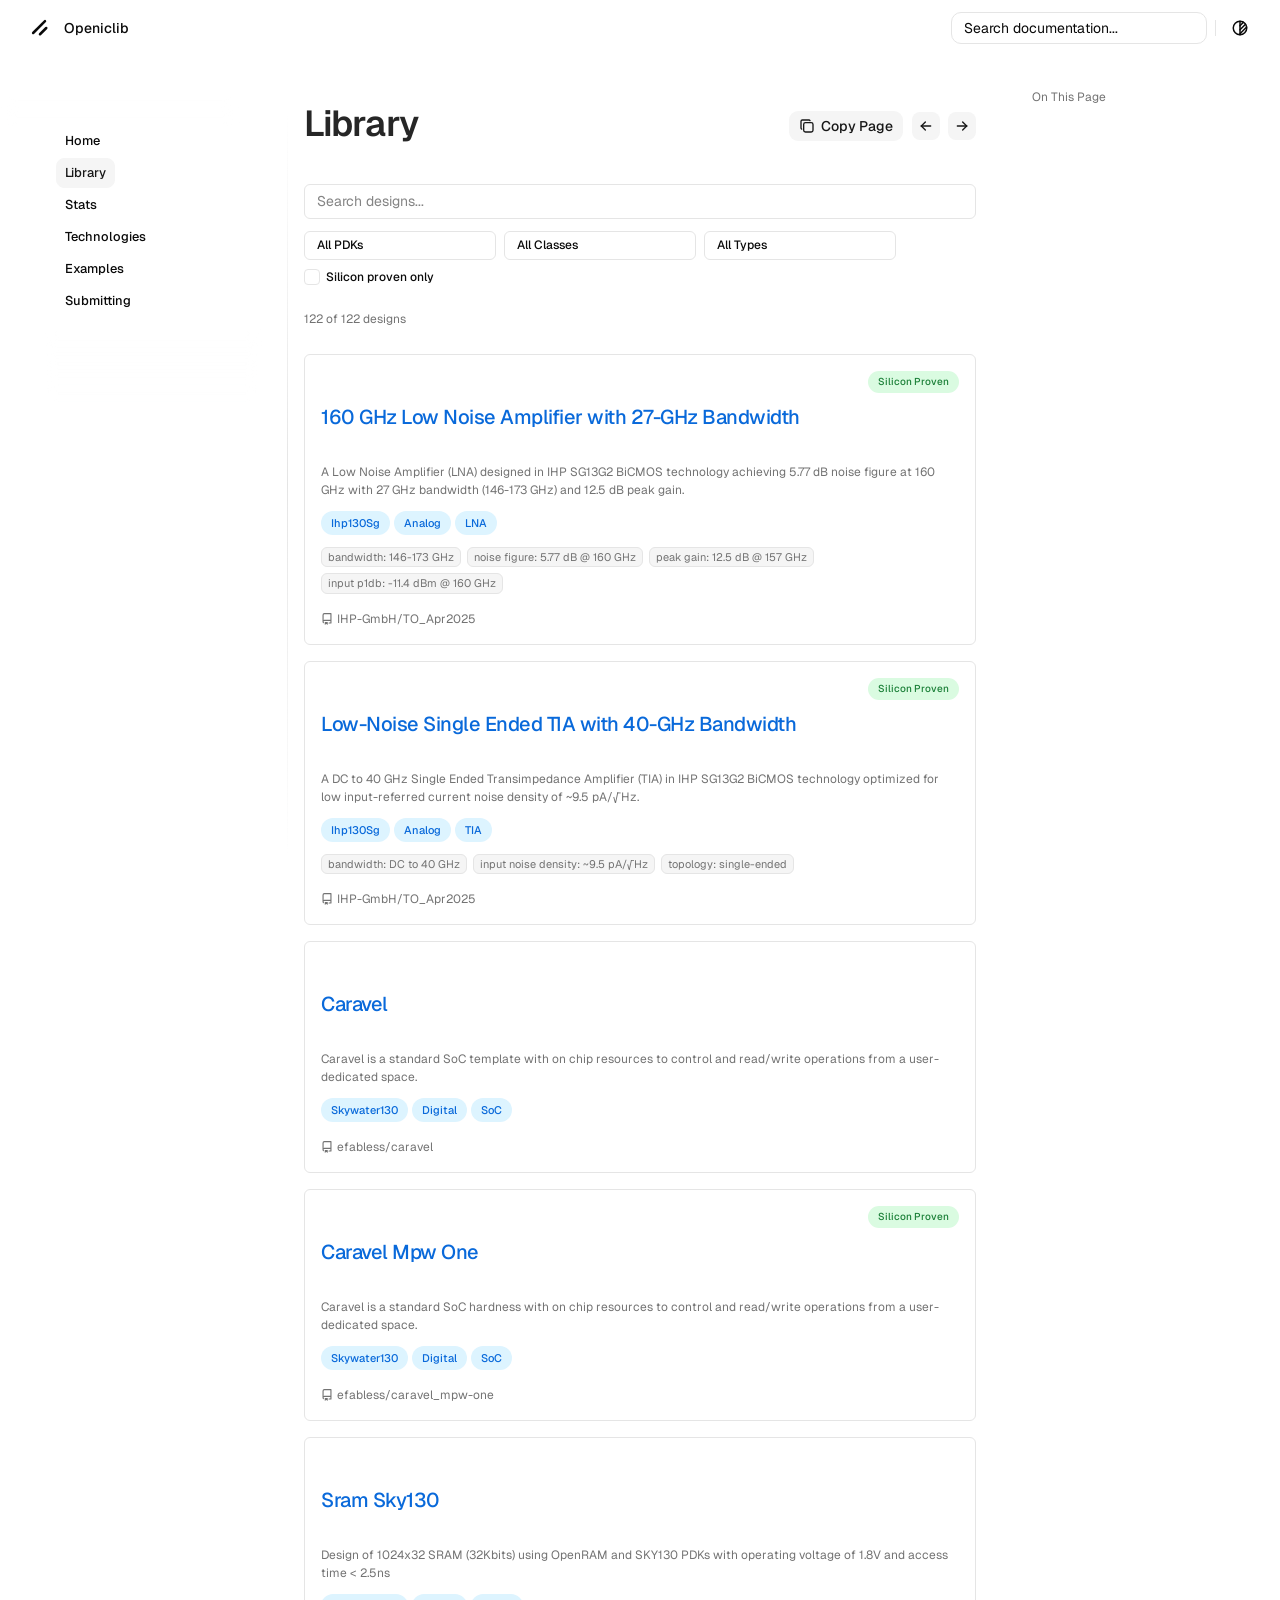
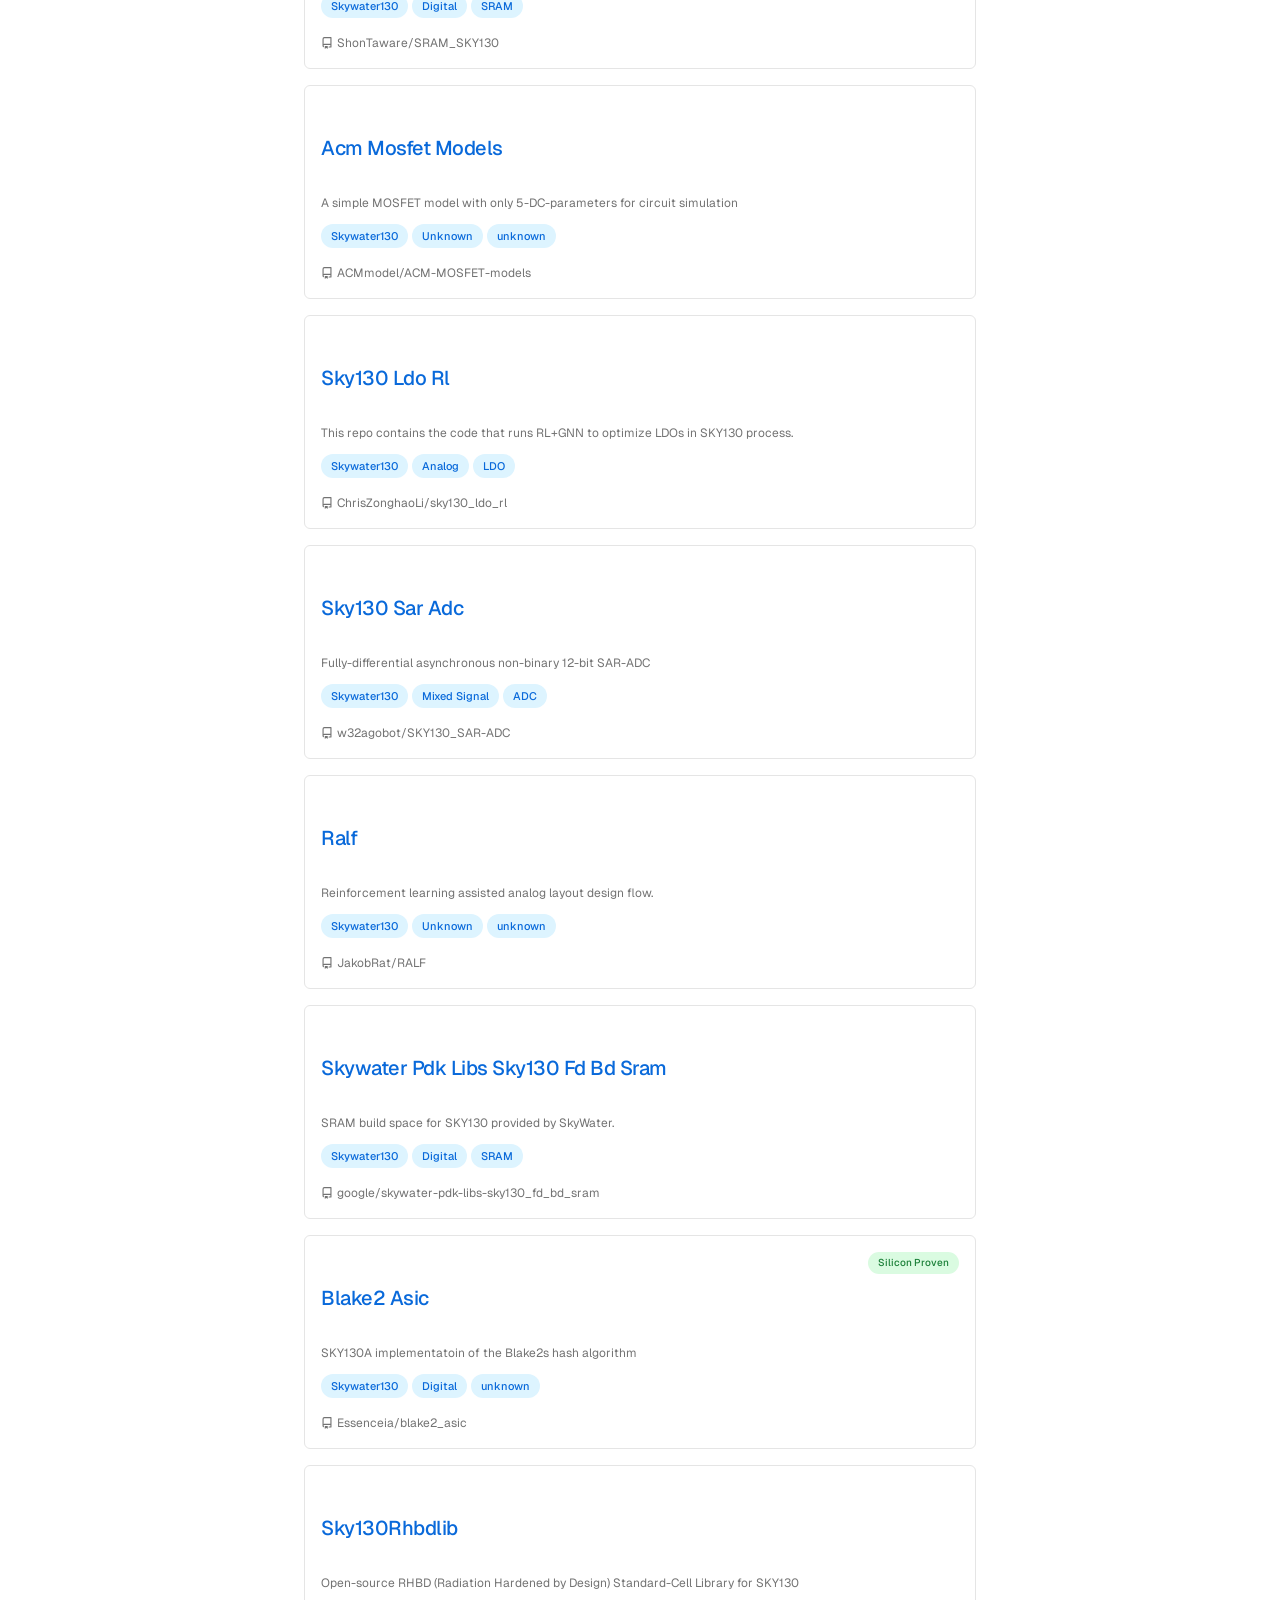
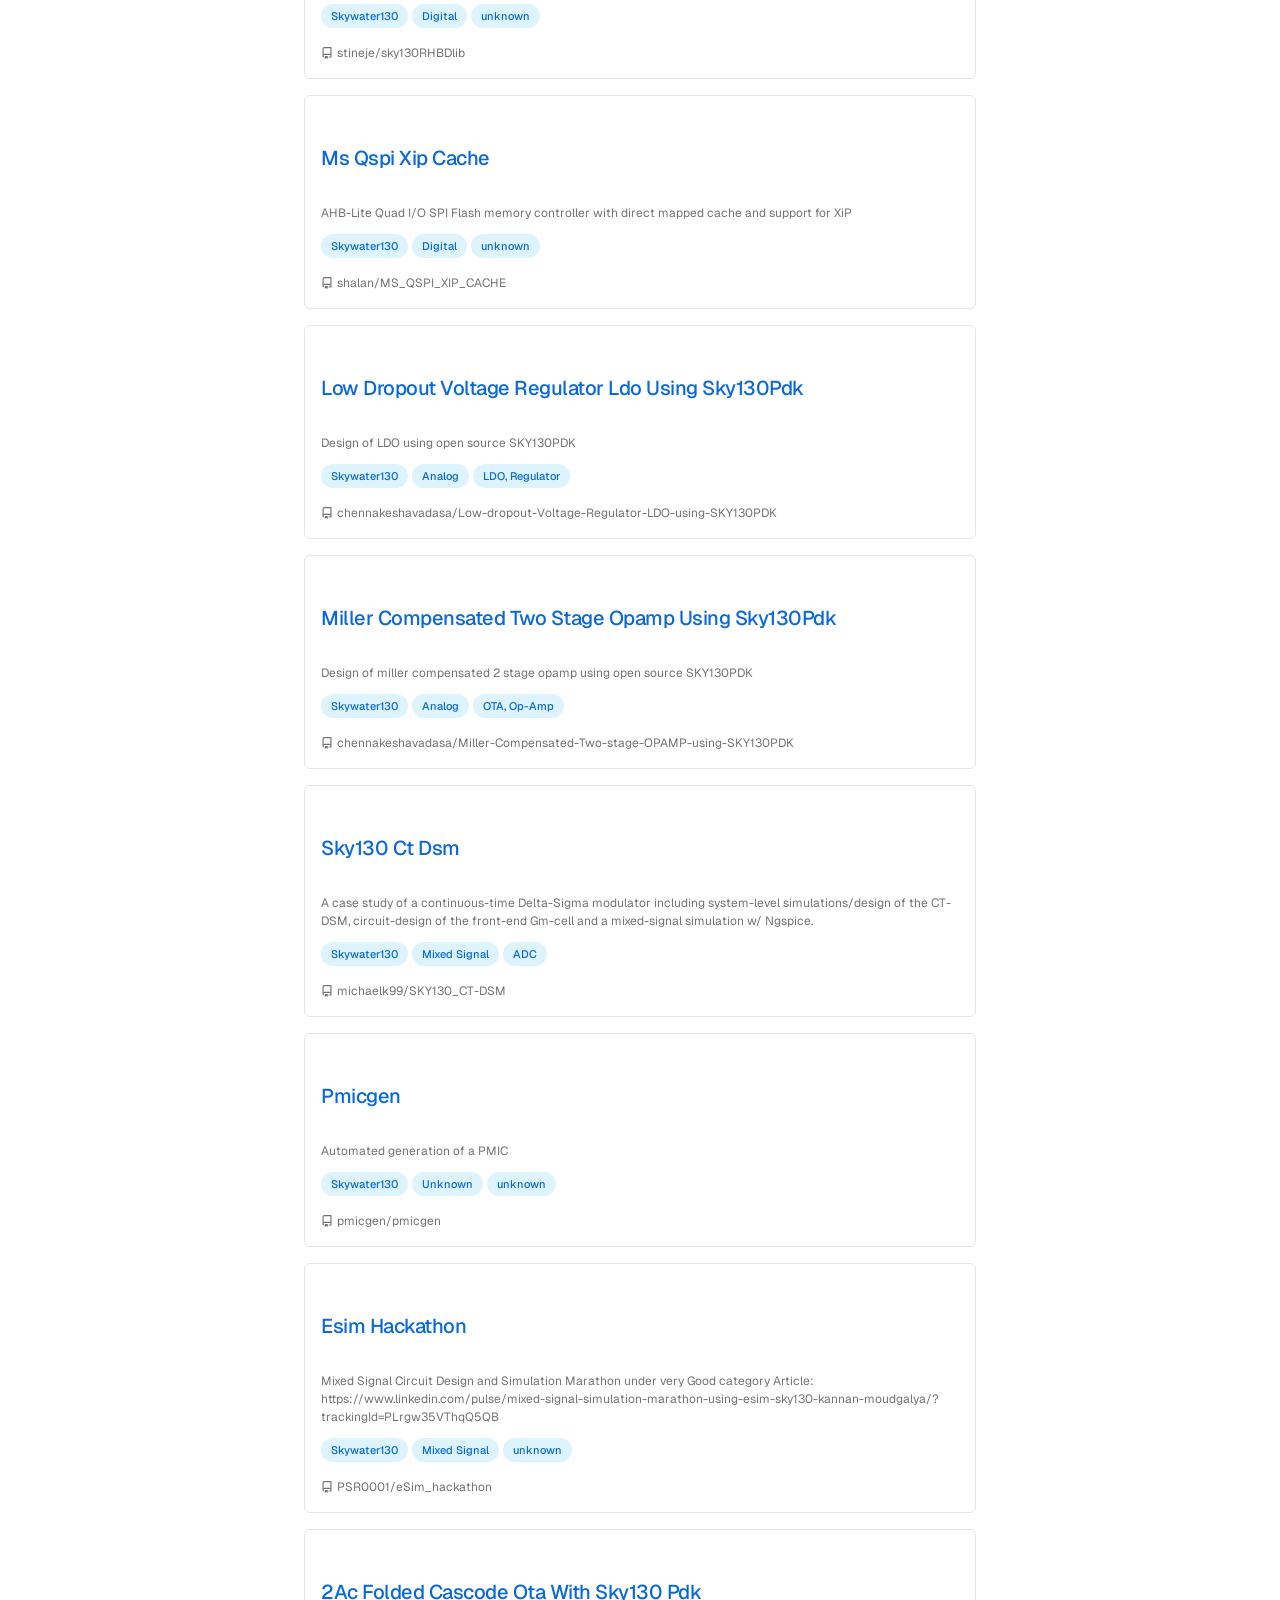
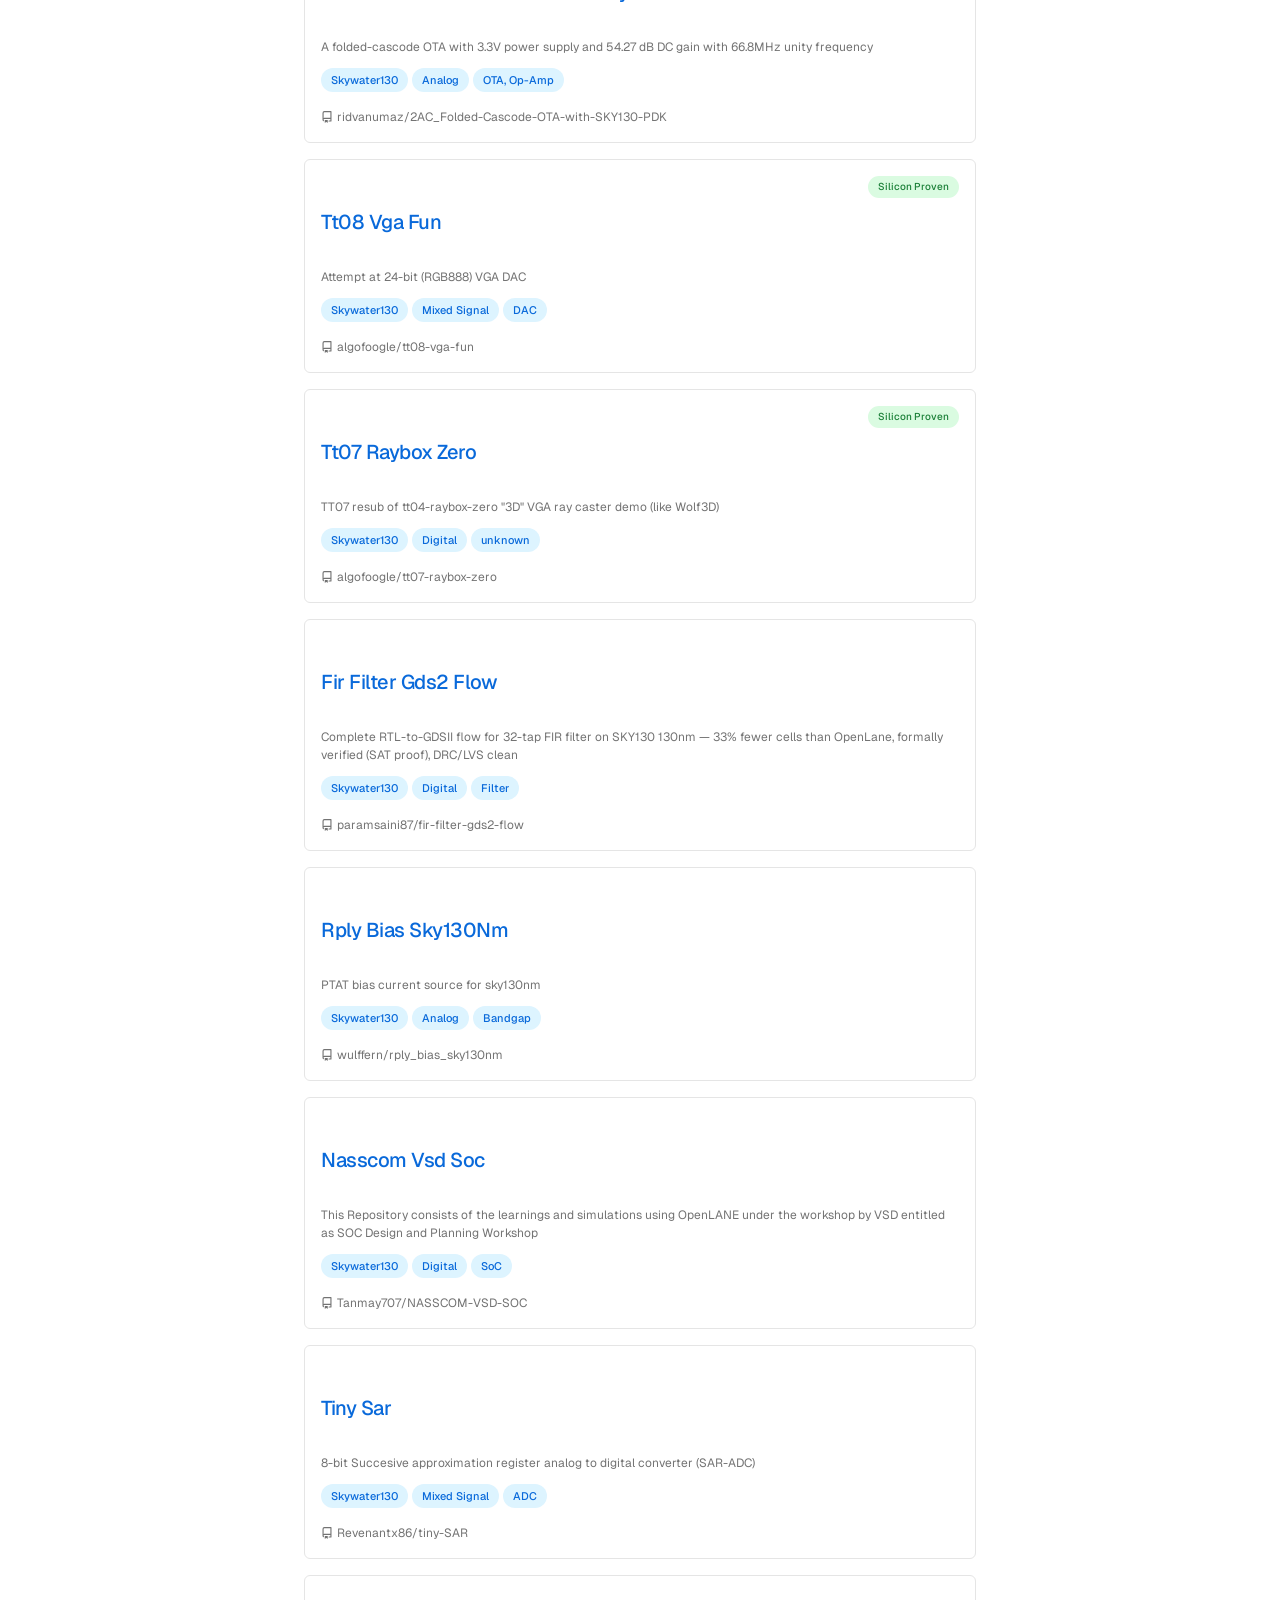
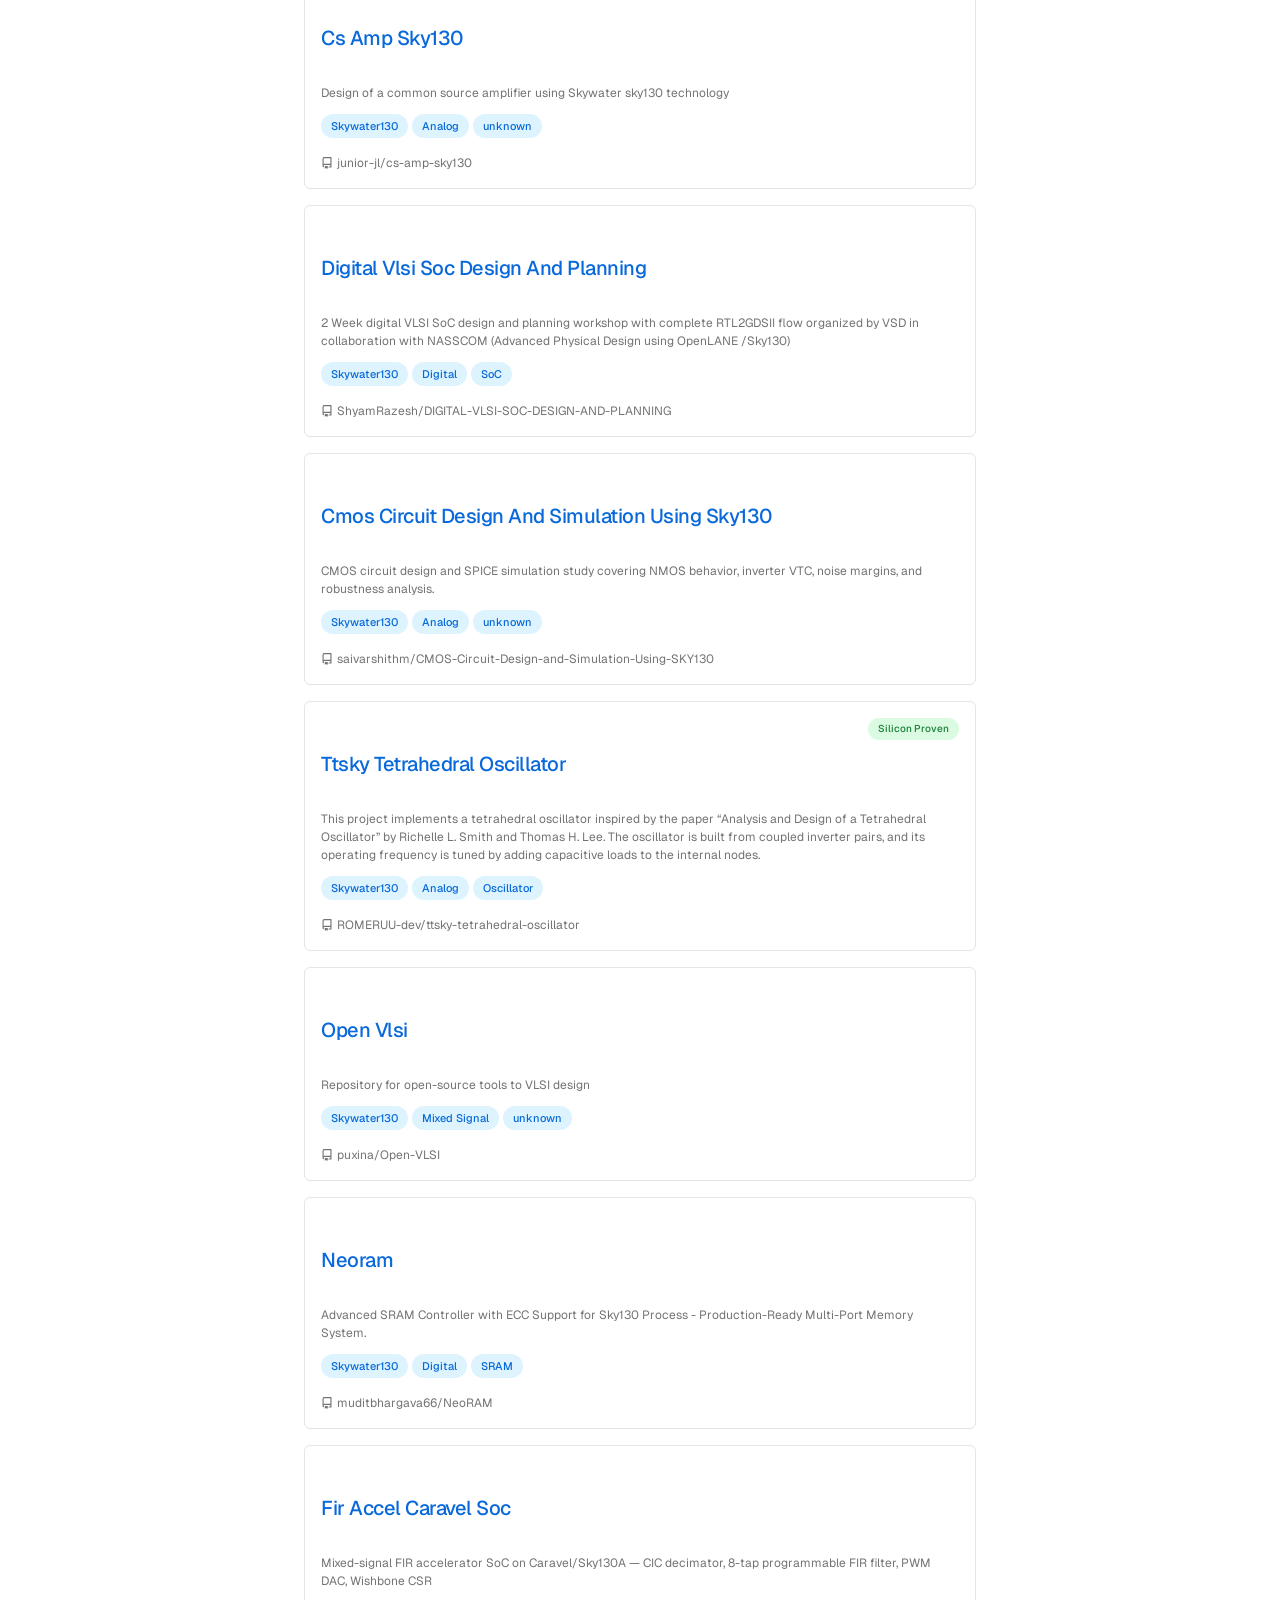
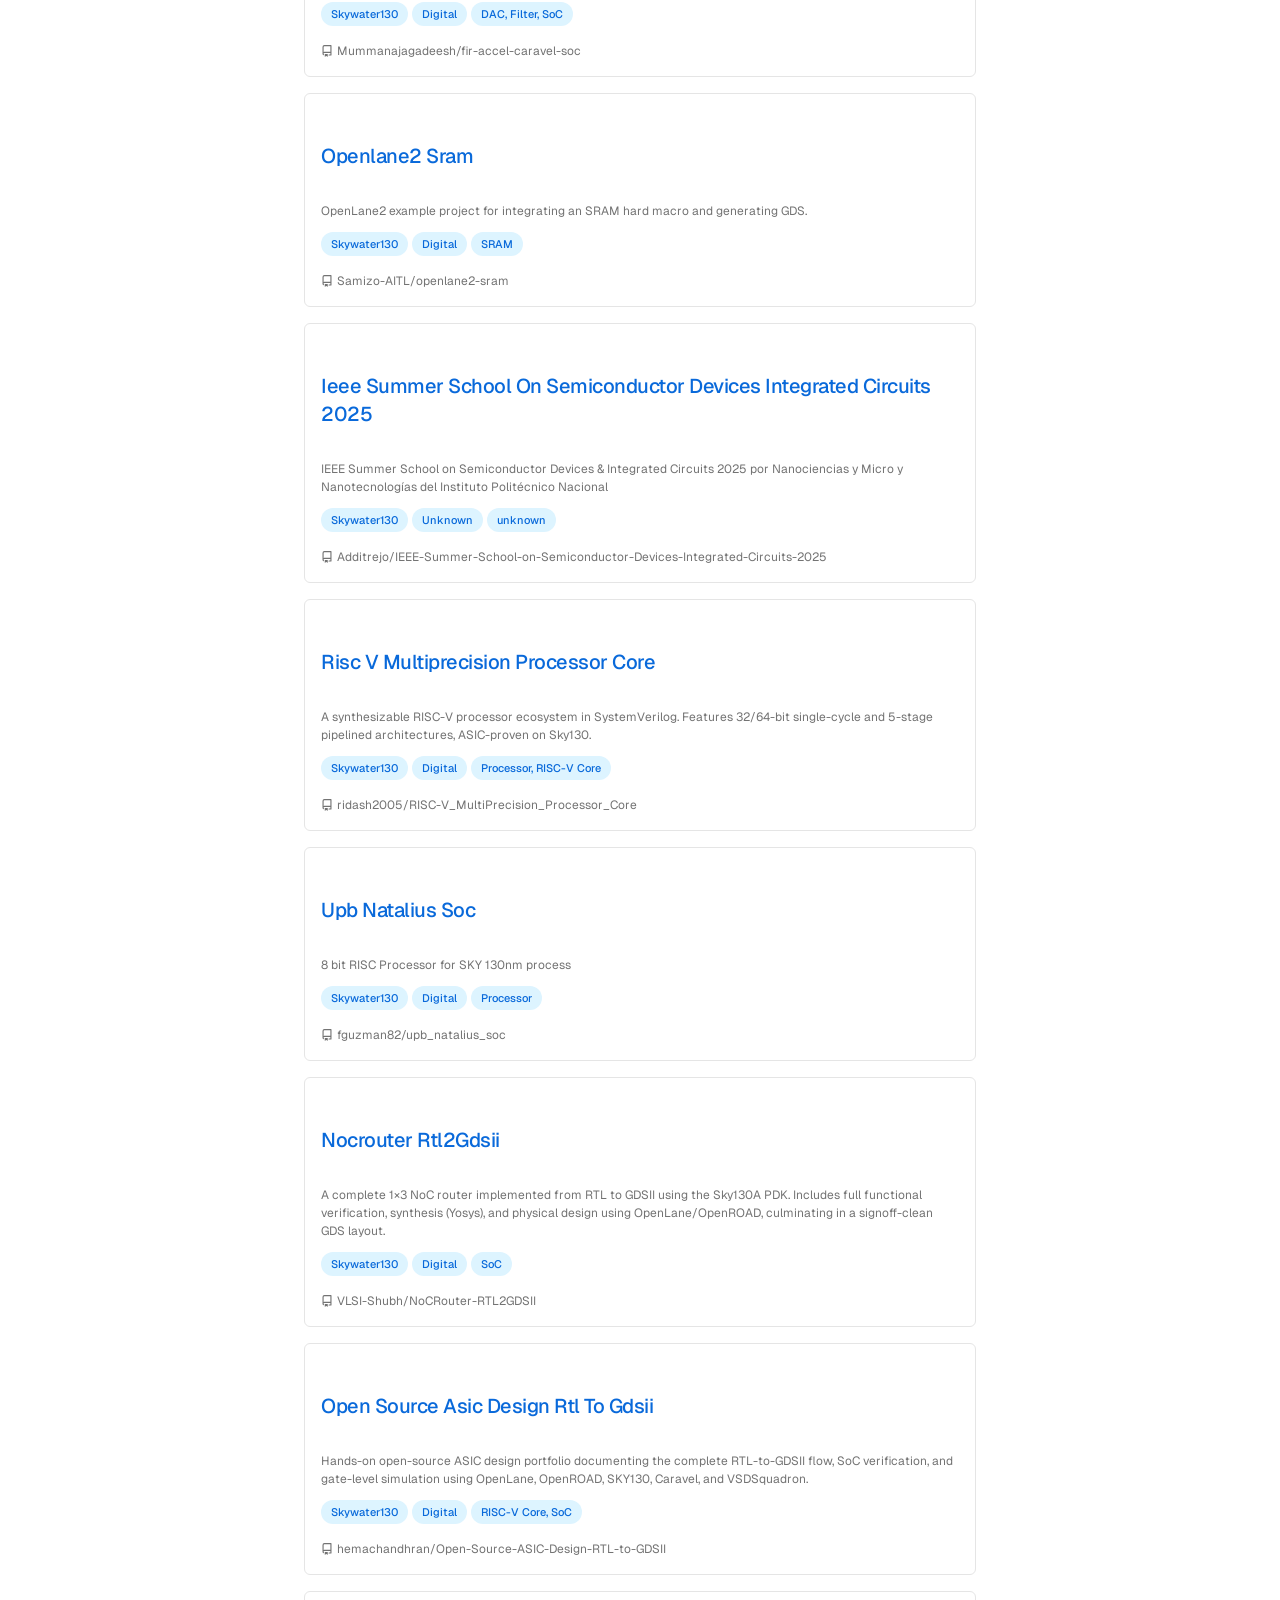
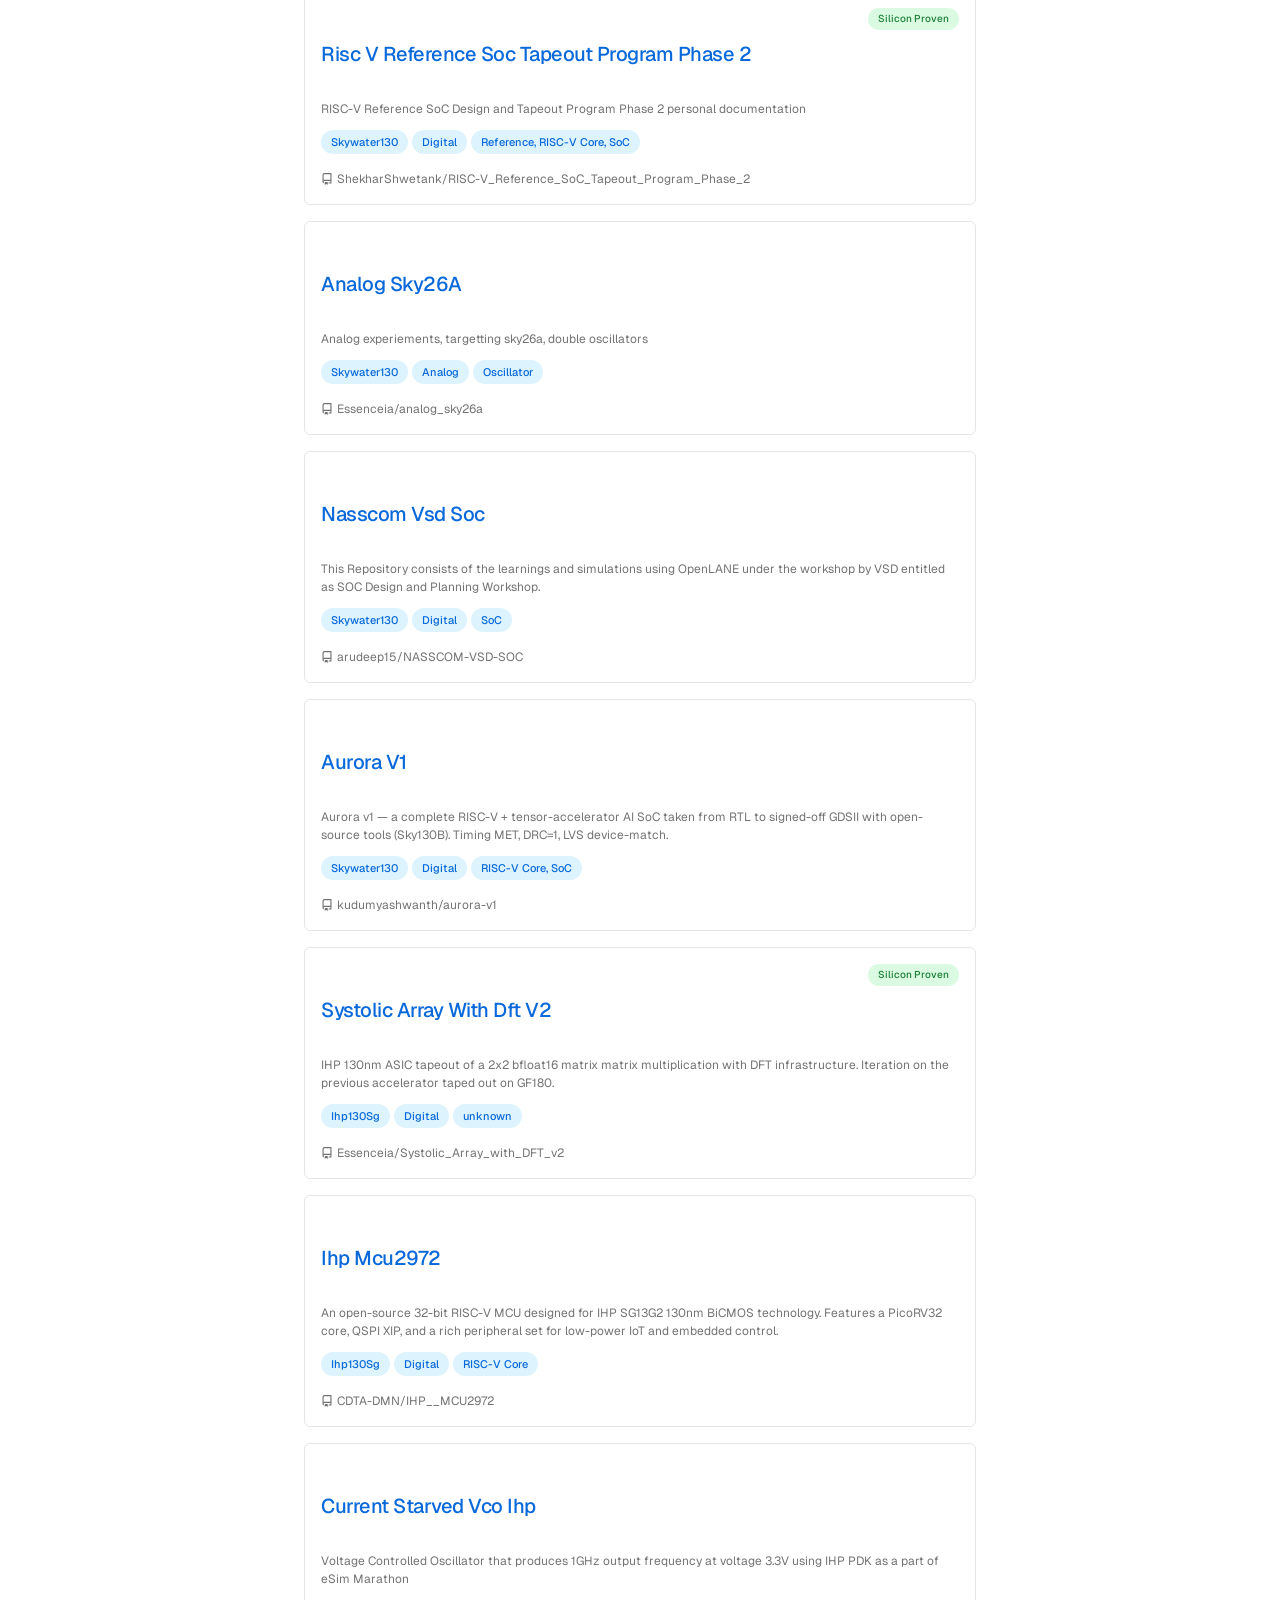
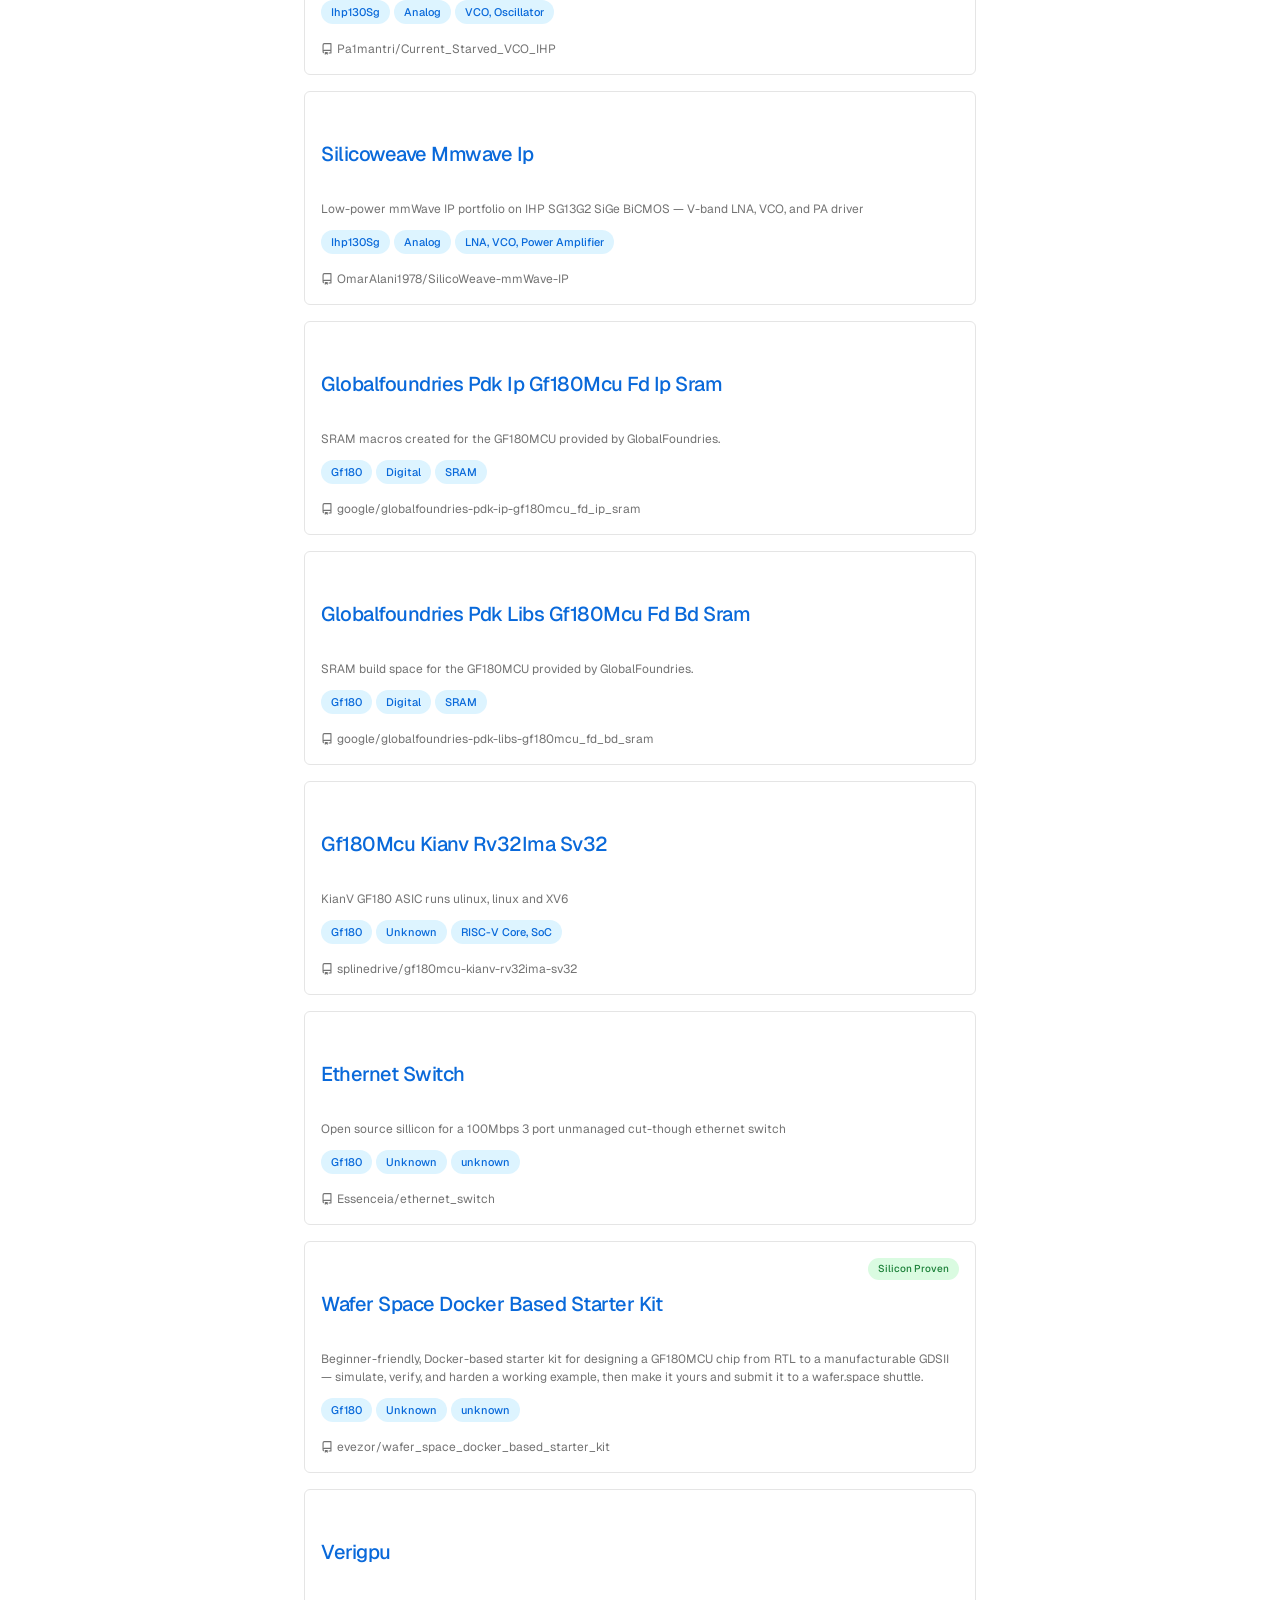
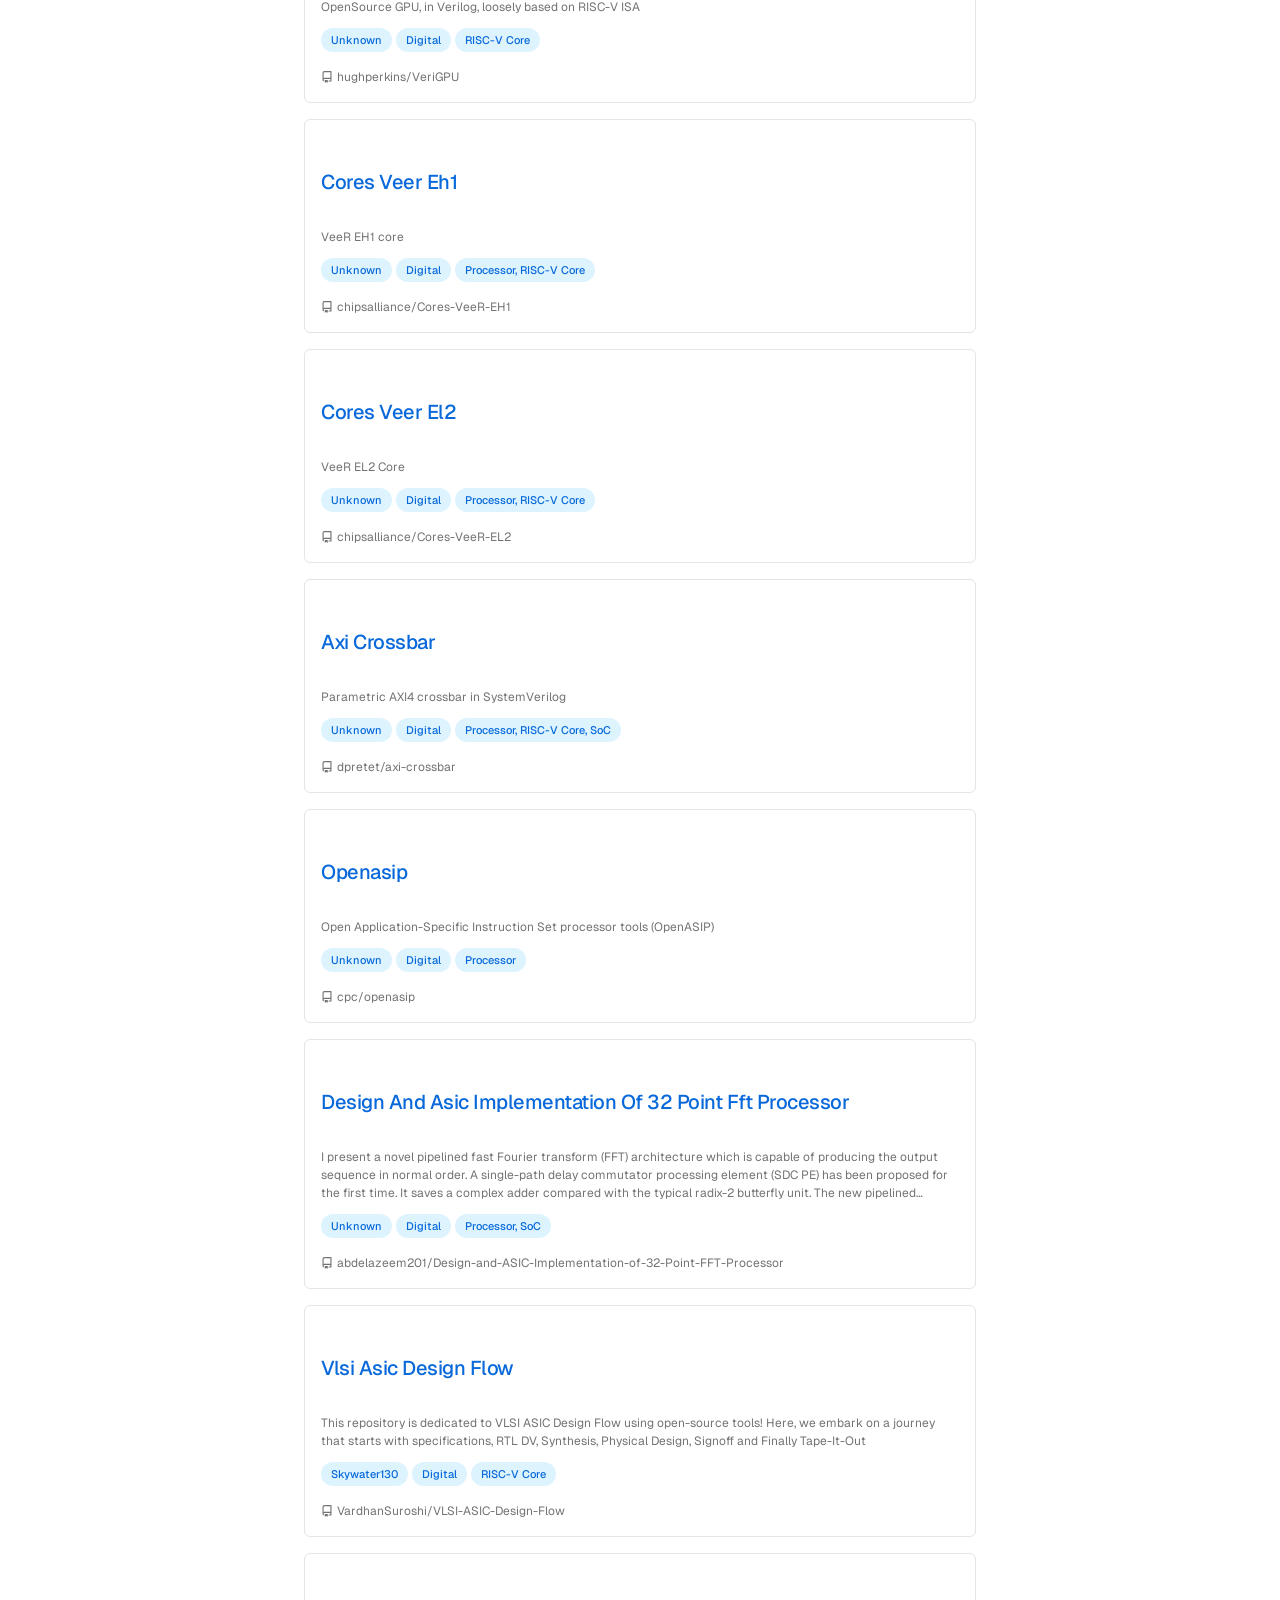
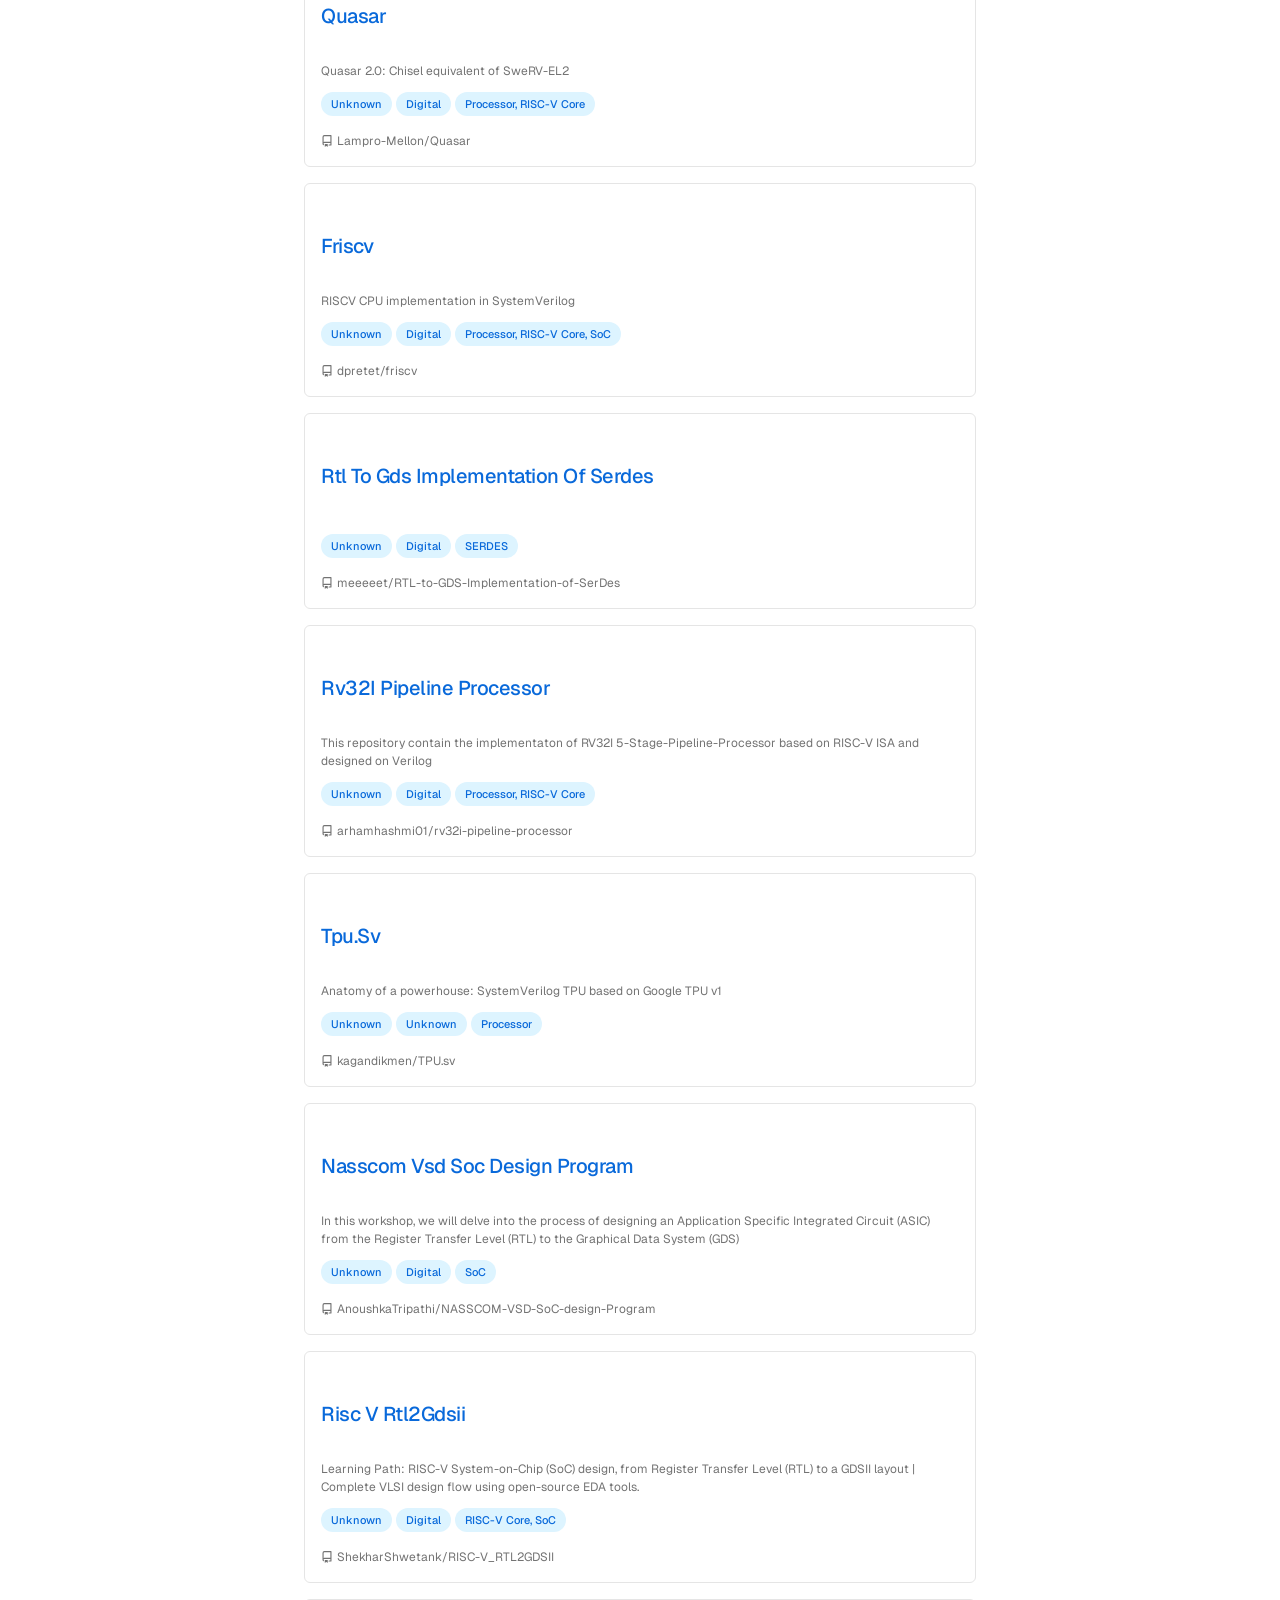
<file: library/index.html>
<!DOCTYPE html>
<html lang="en">

<head>
    <script>
        const base_url = "https://das-dias.github.io/openiclib/"; /* for search plugin notably */
    </script>
    <script integrity="sha384-m6cZ+Whl1ci89lidlu8DH4C+sZLNOYBvImtjUIhUK+iaNffXhqtbYgBVuuPfRsa0" src="../js/dark.js"></script>


    <meta charset="UTF-8">
    <meta name="viewport" content="width=device-width, initial-scale=1">

    


<title>Library</title>









<link rel="canonical" href="https://das-dias.github.io/openiclib/library/">


<!-- Open Graph (Facebook, LinkedIn) -->

<meta property="og:title" content="Library">





<meta property="og:url" content="https://das-dias.github.io/openiclib/library/">






<!-- Twitter Card -->

<meta name="twitter:title" content="Library">






<!-- JSON-LD Structured Data -->



    <link rel="icon" href="../img/favicon.ico">

    <link href="../css/base.css" rel="stylesheet">
    <link href="../css/geist.css" rel="stylesheet">

    
    <style>
        :root {
            --theme-accent: oklch(62.3% 0.214 259.815);
        }
    </style>
    <link href="../assets/_mkdocstrings.css" rel="stylesheet">
    <link href="../assets/catalog.css" rel="stylesheet">

    

    <script src="../js/callbacks.js"></script>

    
    
<!-- katex -->
<link href="../css/katex.min.css" rel="stylesheet"/>
<!-- The loading of KaTeX is deferred to speed up page rendering -->
<script defer="" integrity="sha384-YPHNAPyrxGS8BNnA7Q4ommqra8WQPEjooVSLzFgwgs8OXJBvadbyvx4QpfiFurGr" src="../js/katex.min.js"></script>
<!-- To automatically render math in text elements, include the auto-render extension: -->
<script defer="" integrity="sha384-JKXHIJf8PKPyDFptuKZoUyMRQJAmQKj4B4xyOca62ebJhciMYGiDdq/9twUUWyZH" onload='renderMathInElement(document.body, {"macros": {"\\NN": "\\mathbb{N}", "\\dx": "\\mathrm{d}x"}, "trust": true});' src="../js/auto-render.min.js"></script>
    

    
    <script integrity="sha384-F07Cpw5v8spSU0H113F33m2NQQ/o6GqPTnTjf45ssG4Q6q58ZwhxBiQtIaqvnSpR" src="../js/echarts.min.js"></script>
<script integrity="sha384-z2nBxqjQr+3NoeDZBkvio6wHbU1KSPkNxT3AYgdsIm+PQAz5Lp3Oj9twImKNn6NW" src="../js/echarts-style.js"></script>
    

    

    
    <script>
    document.addEventListener("DOMContentLoaded", function () {
        document.querySelectorAll("a.headerlink").forEach(function (link) {
            link.addEventListener("click", function (e) {
                e.preventDefault();

                // Build the full URL with the anchor fragment
                const url = window.location.origin + window.location.pathname + this.getAttribute("href");

                navigator.clipboard.writeText(url).then(function () {
                    // Optional: brief visual feedback
                });
            });
        });
    });
</script>
    

    
    
</head>

<body
    class="text-foreground group/body overscroll-none font-sans antialiased [--footer-height:calc(var(--spacing)*14)] [--header-height:calc(var(--spacing)*14)] xl:[--footer-height:calc(var(--spacing)*24)] theme-default">
    <div id="inner-body" class="bg-background relative z-10 flex min-h-svh flex-col">
        <header class="bg-background sticky top-0 z-50 w-full" view-transition-name="header">
    <div class="container-wrapper 3xl:fixed:px-0 px-6">
        <div class="3xl:fixed:container flex h-(--header-height) items-center gap-2 **:data-[slot=separator]:!h-4">
            <button id="menu-button" data-slot="popover-trigger" onclick="onMobileMenuButtonClick(event)"
                class="group whitespace-nowrap rounded-md text-sm font-medium transition-all disabled:pointer-events-none disabled:opacity-50 [&amp;_svg]:pointer-events-none [&amp;_svg:not([class*='size-'])]:size-4 shrink-0 [&amp;_svg]:shrink-0 outline-none focus-visible:border-ring focus-visible:ring-ring/50 aria-invalid:ring-destructive/20 dark:aria-invalid:ring-destructive/40 aria-invalid:border-destructive hover:text-accent-foreground px-4 py-2 has-[&gt;svg]:px-3 extend-touch-target h-8 touch-manipulation items-center justify-start gap-2.5 !p-0 hover:bg-transparent focus-visible:bg-transparent focus-visible:ring-0 active:bg-transparent dark:hover:bg-transparent flex lg:hidden"
                type="button" aria-haspopup="dialog" aria-expanded="false" aria-controls="radix-«Rmplb»"
                data-state="closed">
                <div class="relative flex h-8 w-4 items-center justify-center">
                    <div class="relative size-4">
                        <!-- 16px x 16px -->
                        <svg xmlns="http://www.w3.org/2000/svg" viewBox="0 0 16 16" fill="none" stroke="currentColor"
                            stroke-width="2" stroke-linecap="round" stroke-linejoin="round">
                            <line x1="0" x2="16" y1="5" y2="5"
                                class="group-data-[state=open]:translate-y-[2.25px] group-data-[state=open]:-translate-x-[2.25px] group-data-[state=open]:rotate-45 transition-all duration-300 origin-center" />
                            <line x1="0" x2="16" y1="11" y2="11"
                                class="group-data-[state=open]:-translate-y-[2.25px] group-data-[state=open]:-translate-x-[2.25px] group-data-[state=open]:-rotate-45 transition-all duration-300 origin-center" />
                        </svg>
                    </div>

                    <span class="sr-only">Toggle Menu</span>
                </div>
                <span class="flex h-8 items-center text-lg leading-none font-medium">Menu</span>
            </button>
            <a data-slot="button"
                class="items-center justify-center gap-2 whitespace-nowrap rounded-md text-sm font-medium transition-all disabled:pointer-events-none disabled:opacity-50 [&_svg]:pointer-events-none [&_svg:not([class*='size-'])]:size-5 shrink-0 [&_svg]:shrink-0 outline-none focus-visible:border-ring focus-visible:ring-ring/50 focus-visible:ring-[3px] aria-invalid:ring-destructive/20 dark:aria-invalid:ring-destructive/40 aria-invalid:border-destructive hover:bg-accent hover:text-accent-foreground dark:hover:bg-accent/50 hidden h-8 lg:flex"
                href="https://das-dias.github.io/openiclib/">
                <span class="size-8 flex flex-row justify-center items-center">
                    

<svg xmlns="http://www.w3.org/2000/svg" viewBox="0 0 256 256"
    class="size-5">
    <rect width="256" height="256" fill="none"></rect>
    <line x1="208" y1="128" x2="128" y2="208" fill="none" stroke="currentColor" stroke-linecap="round"
        stroke-linejoin="round" stroke-width="32"></line>
    <line x1="192" y1="40" x2="40" y2="192" fill="none" stroke="currentColor" stroke-linecap="round"
        stroke-linejoin="round" stroke-width="32"></line>
</svg>


                </span>

                
                <h1 class="pr-2">Openiclib</h1>
                
            </a>
            
            <div class="ml-auto flex items-center gap-2 md:flex-1 md:justify-end">
                <div class="hidden w-full flex-1 md:flex md:w-auto md:flex-none">
                    <div class="hidden w-full flex-1 md:flex md:w-auto md:flex-none">
    <button onclick="onSearchBarClick(event)" data-slot="dialog-trigger" data-variant="outline" data-size="default" class="inline-flex shrink-0 items-center gap-2 text-sm whitespace-nowrap transition-all outline-none focus-visible:border-ring focus-visible:ring-[3px] focus-visible:ring-ring/50 disabled:pointer-events-none disabled:opacity-50 aria-invalid:border-destructive aria-invalid:ring-destructive/20 dark:aria-invalid:ring-destructive/40 [&amp;_svg]:pointer-events-none [&amp;_svg]:shrink-0 [&amp;_svg:not([class*='size-'])]:size-4 border bg-background hover:text-accent-foreground dark:border-input dark:hover:bg-input/50 px-4 py-2 has-[&gt;svg]:px-3 relative h-8 w-full justify-start rounded-lg pl-3 font-normal text-foreground shadow-none hover:bg-muted/50 sm:pr-12 md:w-48 lg:w-56 xl:w-64 dark:bg-card" type="button" aria-haspopup="dialog" aria-expanded="false" aria-controls="radix-_r_1_" data-state="closed">
        <span class="hidden lg:inline-flex">Search documentation...</span>
        <span class="inline-flex lg:hidden">Search...</span>
    </button>
</div>
<dialog id="search-dialog" onclick="onSearchDialogClick(event)"
    class="fixed top-1/2 left-1/2 -translate-x-1/2 -translate-y-1/2 bg-background rounded-lg shadow-lg border overflow-hidden p-0">
    <div class="w-lg gap-4">
        <div class="flex h-full w-full flex-col overflow-hidden rounded-md bg-popover text-popover-foreground">
            <div data-slot="command-input-wrapper" class="flex h-9 items-center gap-2 border-b px-3"><svg
                    xmlns="http://www.w3.org/2000/svg" width="24" height="24" viewBox="0 0 24 24" fill="none"
                    stroke="currentColor" stroke-width="2" stroke-linecap="round" stroke-linejoin="round"
                    class="lucide lucide-search size-4 shrink-0 opacity-50">
                    <circle cx="11" cy="11" r="8"></circle>
                    <path d="m21 21-4.3-4.3"></path>
                </svg>
                <input data-slot="command-input"
                    class="placeholder:text-muted-foreground flex h-10 w-full rounded-md bg-transparent py-3 text-sm outline-hidden disabled:cursor-not-allowed disabled:opacity-50"
                    placeholder="Search documentation..." cmdk-input="" autocomplete="off" autocorrect="off"
                    spellcheck="false" aria-autocomplete="list" role="combobox" aria-expanded="true"
                    aria-controls="radix-«r1t6»" aria-labelledby="radix-«r1t7»" id="radix-«r1t8»" type="text" value=""
                    aria-activedescendant="radix-«r1th»" oninput="onInputHandler(event)">
            </div>
        </div>
        <div id="mkdocs-search-results">
            <!-- search results go there -->
        </div>
    </div>
</dialog>
<script>
    document.removeEventListener("keydown", searchShortcutHandler);
    document.addEventListener("keydown", searchShortcutHandler);
</script>
                </div>
                
                <div data-orientation="vertical" role="none" data-slot="separator"
                    class="bg-border shrink-0 data-[orientation=horizontal]:h-px data-[orientation=horizontal]:w-full data-[orientation=vertical]:h-full data-[orientation=vertical]:w-px 3xl:flex hidden">
                </div>
                <button data-slot="button"
                    class="items-center justify-center gap-2 whitespace-nowrap rounded-md text-sm font-medium transition-all disabled:pointer-events-none disabled:opacity-50 [&amp;_svg]:pointer-events-none [&amp;_svg:not([class*='size-'])]:size-4 shrink-0 [&amp;_svg]:shrink-0 outline-none focus-visible:border-ring focus-visible:ring-ring/50 focus-visible:ring-[3px] aria-invalid:ring-destructive/20 dark:aria-invalid:ring-destructive/40 aria-invalid:border-destructive hover:bg-accent hover:text-accent-foreground dark:hover:bg-accent/50 size-8 3xl:flex hidden"
                    title="Toggle layout" onclick="toggleLayout(event)">
                    <span class="sr-only">Toggle layout</span>
                    <svg xmlns="http://www.w3.org/2000/svg" width="24" height="24" viewBox="0 0 24 24" fill="none"
                        stroke="currentColor" stroke-width="2" stroke-linecap="round" stroke-linejoin="round"
                        class="lucide lucide-gallery-horizontal">
                        <path d="M2 3v18"></path>
                        <rect width="12" height="18" x="6" y="3" rx="2"></rect>
                        <path d="M22 3v18"></path>
                    </svg>
                </button>
                <div data-orientation="vertical" role="none" data-slot="separator"
                    class="bg-border shrink-0 data-[orientation=horizontal]:h-px data-[orientation=horizontal]:w-full data-[orientation=vertical]:h-full data-[orientation=vertical]:w-px">
                </div>
                <button data-slot="button"
                    class="inline-flex items-center justify-center gap-2 whitespace-nowrap rounded-md text-sm font-medium transition-all disabled:pointer-events-none disabled:opacity-50 [&amp;_svg]:pointer-events-none [&amp;_svg:not([class*='size-'])]:size-4 shrink-0 [&amp;_svg]:shrink-0 outline-none focus-visible:border-ring focus-visible:ring-ring/50 focus-visible:ring-[3px] aria-invalid:ring-destructive/20 dark:aria-invalid:ring-destructive/40 aria-invalid:border-destructive hover:bg-accent hover:text-accent-foreground dark:hover:bg-accent/50 group/toggle extend-touch-target size-8"
                    title="Toggle theme" onclick="onThemeSwitch(event)">
                    <svg xmlns="http://www.w3.org/2000/svg" width="24" height="24" viewBox="0 0 24 24" fill="none"
                        stroke="currentColor" stroke-width="2" stroke-linecap="round" stroke-linejoin="round"
                        class="size-4.5">
                        <path stroke="none" d="M0 0h24v24H0z" fill="none"></path>
                        <path d="M12 12m-9 0a9 9 0 1 0 18 0a9 9 0 1 0 -18 0"></path>
                        <path d="M12 3l0 18"></path>
                        <path d="M12 9l4.65 -4.65"></path>
                        <path d="M12 14.3l7.37 -7.37"></path>
                        <path d="M12 19.6l8.85 -8.85"></path>
                    </svg>
                    <span class="sr-only">Toggle theme</span>
                </button>
            </div>
        </div>
    </div>
</header>
        <main class="flex flex-1 flex-col">
            <div class="container-wrapper flex flex-1 flex-col px-2">
                <div data-slot="sidebar-wrapper"
                    style="--sidebar-width:calc(var(--spacing) * 72);--sidebar-width-icon:3rem;"
                    class="group/sidebar-wrapper has-data-[variant=inset]:bg-sidebar flex w-full 3xl:fixed:container 3xl:fixed:px-3 min-h-min flex-1 items-start px-0 [--sidebar-width:220px] [--top-spacing:0] lg:grid lg:grid-cols-[var(--sidebar-width)_minmax(0,1fr)] lg:[--sidebar-width:240px] lg:[--top-spacing:calc(var(--spacing)*4)]">
                    <div data-slot="sidebar"
                        class="w-(--sidebar-width) flex-col text-sidebar-foreground sticky top-[calc(var(--header-height)+0.6rem)] z-30 hidden h-[calc(100svh-10rem)] overscroll-none bg-transparent [--sidebar-menu-width:--spacing(56)] lg:flex">
                        <div class="h-9"></div>
                        <div
                            class="absolute top-8 z-10 h-8 w-(--sidebar-menu-width) shrink-0 bg-gradient-to-b from-background via-background/80 to-background/50 blur-xs">
                        </div>
                        <div
                            class="absolute top-12 right-2 bottom-0 hidden h-full w-px bg-gradient-to-b from-transparent via-border to-transparent lg:flex">
                        </div>
                        <div data-slot="sidebar-content" data-sidebar="content" view-transition-name="sidebar"
                            class="flex min-h-0 flex-1 flex-col gap-2 overflow-auto group-data-[collapsible=icon]:overflow-hidden mx-auto no-scrollbar w-(--sidebar-menu-width) overflow-x-hidden px-2">
                            











<div data-slot="sidebar-group" data-sidebar="group" class="relative flex w-full min-w-0 flex-col p-2 pt-6">
    <div data-slot="sidebar-group-content" data-sidebar="group-content" class="w-full text-sm">
        <ul data-slot="sidebar-menu" data-sidebar="menu" class="flex w-full min-w-0 flex-col gap-0.5">
            
            
            <li data-slot="sidebar-menu-item" data-sidebar="menu-item" class="group/menu-item relative">
    <a data-slot="sidebar-menu-button" data-active="false" data-sidebar="menu-button"
        data-size="default" href="/openiclib/"
        class="peer/menu-button flex items-center gap-2 rounded-md p-2 text-left ring-sidebar-ring outline-hidden transition-[width,height,padding] group-has-data-[sidebar=menu-action]/menu-item:pr-8 group-data-[collapsible=icon]:size-8! group-data-[collapsible=icon]:p-2! focus-visible:ring-2 active:bg-sidebar-accent active:text-sidebar-accent-foreground disabled:pointer-events-none disabled:opacity-50 aria-disabled:pointer-events-none aria-disabled:opacity-50 data-[active=true]:font-medium data-[active=true]:text-sidebar-accent-foreground data-[state=open]:hover:bg-sidebar-accent data-[state=open]:hover:text-sidebar-accent-foreground [&>span:last-child]:truncate [&>svg]:size-4 [&>svg]:shrink-0 hover:bg-sidebar-accent hover:text-sidebar-accent-foreground relative h-[30px] w-fit overflow-visible border border-transparent text-[0.8rem] font-medium after:absolute after:inset-x-0 after:-inset-y-1 after:z-0 after:rounded-md data-[active=true]:border-accent data-[active=true]:bg-accent 3xl:fixed:w-full 3xl:fixed:max-w-48">

        
        Home
        

        

        

        
    </a>
</li>
            
            
            
            <li data-slot="sidebar-menu-item" data-sidebar="menu-item" class="group/menu-item relative">
    <a data-slot="sidebar-menu-button" data-active="true" data-sidebar="menu-button"
        data-size="default" href="/openiclib/library/"
        class="peer/menu-button flex items-center gap-2 rounded-md p-2 text-left ring-sidebar-ring outline-hidden transition-[width,height,padding] group-has-data-[sidebar=menu-action]/menu-item:pr-8 group-data-[collapsible=icon]:size-8! group-data-[collapsible=icon]:p-2! focus-visible:ring-2 active:bg-sidebar-accent active:text-sidebar-accent-foreground disabled:pointer-events-none disabled:opacity-50 aria-disabled:pointer-events-none aria-disabled:opacity-50 data-[active=true]:font-medium data-[active=true]:text-sidebar-accent-foreground data-[state=open]:hover:bg-sidebar-accent data-[state=open]:hover:text-sidebar-accent-foreground [&>span:last-child]:truncate [&>svg]:size-4 [&>svg]:shrink-0 hover:bg-sidebar-accent hover:text-sidebar-accent-foreground relative h-[30px] w-fit overflow-visible border border-transparent text-[0.8rem] font-medium after:absolute after:inset-x-0 after:-inset-y-1 after:z-0 after:rounded-md data-[active=true]:border-accent data-[active=true]:bg-accent 3xl:fixed:w-full 3xl:fixed:max-w-48">

        
        Library
        

        

        

        
    </a>
</li>
            
            
            
            <li data-slot="sidebar-menu-item" data-sidebar="menu-item" class="group/menu-item relative">
    <a data-slot="sidebar-menu-button" data-active="false" data-sidebar="menu-button"
        data-size="default" href="/openiclib/stats/"
        class="peer/menu-button flex items-center gap-2 rounded-md p-2 text-left ring-sidebar-ring outline-hidden transition-[width,height,padding] group-has-data-[sidebar=menu-action]/menu-item:pr-8 group-data-[collapsible=icon]:size-8! group-data-[collapsible=icon]:p-2! focus-visible:ring-2 active:bg-sidebar-accent active:text-sidebar-accent-foreground disabled:pointer-events-none disabled:opacity-50 aria-disabled:pointer-events-none aria-disabled:opacity-50 data-[active=true]:font-medium data-[active=true]:text-sidebar-accent-foreground data-[state=open]:hover:bg-sidebar-accent data-[state=open]:hover:text-sidebar-accent-foreground [&>span:last-child]:truncate [&>svg]:size-4 [&>svg]:shrink-0 hover:bg-sidebar-accent hover:text-sidebar-accent-foreground relative h-[30px] w-fit overflow-visible border border-transparent text-[0.8rem] font-medium after:absolute after:inset-x-0 after:-inset-y-1 after:z-0 after:rounded-md data-[active=true]:border-accent data-[active=true]:bg-accent 3xl:fixed:w-full 3xl:fixed:max-w-48">

        
        Stats
        

        

        

        
    </a>
</li>
            
            
            
            <li data-slot="sidebar-menu-item" data-sidebar="menu-item" class="group/menu-item relative">
    <a data-slot="sidebar-menu-button" data-active="false" data-sidebar="menu-button"
        data-size="default" href="/openiclib/technologies/"
        class="peer/menu-button flex items-center gap-2 rounded-md p-2 text-left ring-sidebar-ring outline-hidden transition-[width,height,padding] group-has-data-[sidebar=menu-action]/menu-item:pr-8 group-data-[collapsible=icon]:size-8! group-data-[collapsible=icon]:p-2! focus-visible:ring-2 active:bg-sidebar-accent active:text-sidebar-accent-foreground disabled:pointer-events-none disabled:opacity-50 aria-disabled:pointer-events-none aria-disabled:opacity-50 data-[active=true]:font-medium data-[active=true]:text-sidebar-accent-foreground data-[state=open]:hover:bg-sidebar-accent data-[state=open]:hover:text-sidebar-accent-foreground [&>span:last-child]:truncate [&>svg]:size-4 [&>svg]:shrink-0 hover:bg-sidebar-accent hover:text-sidebar-accent-foreground relative h-[30px] w-fit overflow-visible border border-transparent text-[0.8rem] font-medium after:absolute after:inset-x-0 after:-inset-y-1 after:z-0 after:rounded-md data-[active=true]:border-accent data-[active=true]:bg-accent 3xl:fixed:w-full 3xl:fixed:max-w-48">

        
        Technologies
        

        

        

        
    </a>
</li>
            
            
            
            <li data-slot="sidebar-menu-item" data-sidebar="menu-item" class="group/menu-item relative">
    <a data-slot="sidebar-menu-button" data-active="false" data-sidebar="menu-button"
        data-size="default" href="/openiclib/examples/"
        class="peer/menu-button flex items-center gap-2 rounded-md p-2 text-left ring-sidebar-ring outline-hidden transition-[width,height,padding] group-has-data-[sidebar=menu-action]/menu-item:pr-8 group-data-[collapsible=icon]:size-8! group-data-[collapsible=icon]:p-2! focus-visible:ring-2 active:bg-sidebar-accent active:text-sidebar-accent-foreground disabled:pointer-events-none disabled:opacity-50 aria-disabled:pointer-events-none aria-disabled:opacity-50 data-[active=true]:font-medium data-[active=true]:text-sidebar-accent-foreground data-[state=open]:hover:bg-sidebar-accent data-[state=open]:hover:text-sidebar-accent-foreground [&>span:last-child]:truncate [&>svg]:size-4 [&>svg]:shrink-0 hover:bg-sidebar-accent hover:text-sidebar-accent-foreground relative h-[30px] w-fit overflow-visible border border-transparent text-[0.8rem] font-medium after:absolute after:inset-x-0 after:-inset-y-1 after:z-0 after:rounded-md data-[active=true]:border-accent data-[active=true]:bg-accent 3xl:fixed:w-full 3xl:fixed:max-w-48">

        
        Examples
        

        

        

        
    </a>
</li>
            
            
            
            <li data-slot="sidebar-menu-item" data-sidebar="menu-item" class="group/menu-item relative">
    <a data-slot="sidebar-menu-button" data-active="false" data-sidebar="menu-button"
        data-size="default" href="/openiclib/submitting/"
        class="peer/menu-button flex items-center gap-2 rounded-md p-2 text-left ring-sidebar-ring outline-hidden transition-[width,height,padding] group-has-data-[sidebar=menu-action]/menu-item:pr-8 group-data-[collapsible=icon]:size-8! group-data-[collapsible=icon]:p-2! focus-visible:ring-2 active:bg-sidebar-accent active:text-sidebar-accent-foreground disabled:pointer-events-none disabled:opacity-50 aria-disabled:pointer-events-none aria-disabled:opacity-50 data-[active=true]:font-medium data-[active=true]:text-sidebar-accent-foreground data-[state=open]:hover:bg-sidebar-accent data-[state=open]:hover:text-sidebar-accent-foreground [&>span:last-child]:truncate [&>svg]:size-4 [&>svg]:shrink-0 hover:bg-sidebar-accent hover:text-sidebar-accent-foreground relative h-[30px] w-fit overflow-visible border border-transparent text-[0.8rem] font-medium after:absolute after:inset-x-0 after:-inset-y-1 after:z-0 after:rounded-md data-[active=true]:border-accent data-[active=true]:bg-accent 3xl:fixed:w-full 3xl:fixed:max-w-48">

        
        Submitting
        

        

        

        
    </a>
</li>
            
            
        </ul>
    </div>
</div>






<div
    class="sticky -bottom-1 z-10 h-16 shrink-0 bg-gradient-to-t from-background via-background/80 to-background/50 blur-xs">
</div>
                        </div>
                    </div>
                    <div class="h-full w-full">
                        <div data-slot="docs" class="flex items-stretch text-[1.05rem] sm:text-[15px] xl:w-full">
                            <div class="flex min-w-0 flex-1 flex-col">
                                <div class="h-(--top-spacing) shrink-0"></div>
                                <article class="w-full" view-transition-name="page">
  <div class="flex flex-col gap-2">
    <div class="flex flex-col gap-2">
      <div id="page-header" class="flex items-start justify-between">
        <h1 class="scroll-m-20 text-4xl font-semibold tracking-tight sm:text-3xl xl:text-4xl">
          Library
        </h1>

        <div class="flex items-center gap-2 pt-1.5">
          <button
    onclick="fetch(`https://das-dias.github.io/openiclib/library.md`).then((r) => r.blob()).then((blob) => navigator.clipboard.write([new ClipboardItem({ 'text/plain': blob })]))"
    data-slot="button" class="secondary cursor-pointer">
    <svg xmlns="http://www.w3.org/2000/svg" width="24" height="24" viewBox="0 0 24 24" fill="none" stroke="currentColor"
        stroke-width="2" stroke-linecap="round" stroke-linejoin="round" class="tabler-icon tabler-icon-copy ">
        <path
            d="M7 7m0 2.667a2.667 2.667 0 0 1 2.667 -2.667h8.666a2.667 2.667 0 0 1 2.667 2.667v8.666a2.667 2.667 0 0 1 -2.667 2.667h-8.666a2.667 2.667 0 0 1 -2.667 -2.667z">
        </path>
        <path d="M4.012 16.737a2.005 2.005 0 0 1 -1.012 -1.737v-10c0 -1.1 .9 -2 2 -2h10c.75 0 1.158 .385 1.5 1"></path>
    </svg>
    <span class="max-md:hidden">Copy Page</span>
</button>
          
          <a data-slot="button" id="previous-button"
            class="inline-flex items-center justify-center gap-2 whitespace-nowrap rounded-md text-sm font-medium transition-all disabled:pointer-events-none disabled:opacity-50 [&amp;_svg]:pointer-events-none [&amp;_svg:not([class*='size-'])]:size-4 shrink-0 [&amp;_svg]:shrink-0 outline-none focus-visible:border-ring focus-visible:ring-ring/50 focus-visible:ring-[3px] aria-invalid:ring-destructive/20 dark:aria-invalid:ring-destructive/40 aria-invalid:border-destructive bg-secondary text-secondary-foreground hover:bg-secondary/80 extend-touch-target size-8 shadow-none md:size-7"
            href="/openiclib/">
            <svg xmlns="http://www.w3.org/2000/svg" width="24" height="24" viewBox="0 0 24 24" fill="none"
              stroke="currentColor" stroke-width="2" stroke-linecap="round" stroke-linejoin="round"
              class="tabler-icon tabler-icon-arrow-left">
              <path d="M5 12l14 0"></path>
              <path d="M5 12l6 6"></path>
              <path d="M5 12l6 -6"></path>
            </svg>
            <span class="sr-only">Previous</span>
          </a>
          
          
          <a data-slot="button" id="next-button"
            class="inline-flex items-center justify-center gap-2 whitespace-nowrap rounded-md text-sm font-medium transition-all disabled:pointer-events-none disabled:opacity-50 [&amp;_svg]:pointer-events-none [&amp;_svg:not([class*='size-'])]:size-4 shrink-0 [&amp;_svg]:shrink-0 outline-none focus-visible:border-ring focus-visible:ring-ring/50 focus-visible:ring-[3px] aria-invalid:ring-destructive/20 dark:aria-invalid:ring-destructive/40 aria-invalid:border-destructive bg-secondary text-secondary-foreground hover:bg-secondary/80 extend-touch-target size-8 shadow-none md:size-7"
            href="/openiclib/stats/">
            <span class="sr-only">Next</span>
            <svg xmlns="http://www.w3.org/2000/svg" width="24" height="24" viewBox="0 0 24 24" fill="none"
              stroke="currentColor" stroke-width="2" stroke-linecap="round" stroke-linejoin="round"
              class="tabler-icon tabler-icon-arrow-right">
              <path d="M5 12l14 0"></path>
              <path d="M13 18l6 -6"></path>
              <path d="M13 6l6 6"></path>
            </svg>
          </a>
          
        </div>
      </div>
      
    </div>
    <div class="flex justify-end items-center">
       
    </div>
  </div>
  <div class="typography w-full flex-1 *:data-[slot=alert]:first:mt-0">
    <div class="catalog-controls">
  <input type="text" id="filter-search" placeholder="Search designs..." class="catalog-search">
  <div class="catalog-filters">
    <select id="filter-pdk" class="catalog-select">
    <option value="all">All PDKs</option>
    <option value="gf180">Gf180</option>
    <option value="ihp130sg">Ihp130Sg</option>
    <option value="skywater130">Skywater130</option>
    <option value="unknown">Unknown</option>
    </select>
    <select id="filter-class" class="catalog-select">
    <option value="all">All Classes</option>
    <option value="analog">Analog</option>
    <option value="digital">Digital</option>
    <option value="mixed-signal">Mixed Signal</option>
    <option value="optical">Optical</option>
    <option value="unknown">Unknown</option>
    </select>
    <select id="filter-type" class="catalog-select">
    <option value="all">All Types</option>
    <option value="ADC">Adc</option>
    <option value="Bandgap">Bandgap</option>
    <option value="DAC">Dac</option>
    <option value="Filter">Filter</option>
    <option value="Frequency Divider">Frequency Divider</option>
    <option value="GPIO">Gpio</option>
    <option value="LDO">Ldo</option>
    <option value="LNA">Lna</option>
    <option value="OTA">Ota</option>
    <option value="Op-Amp">Op Amp</option>
    <option value="Oscillator">Oscillator</option>
    <option value="Power Amplifier">Power Amplifier</option>
    <option value="Processor">Processor</option>
    <option value="RISC-V Core">Risc V Core</option>
    <option value="Reference">Reference</option>
    <option value="Regulator">Regulator</option>
    <option value="SERDES">Serdes</option>
    <option value="SRAM">Sram</option>
    <option value="SoC">Soc</option>
    <option value="TIA">Tia</option>
    <option value="VCO">Vco</option>
    <option value="unknown">Unknown</option>
    </select>
    <label class="catalog-toggle">
      <input type="checkbox" id="filter-proven">
      Silicon proven only
    </label>
  </div>
</div>

<p id="catalog-count" class="catalog-count"></p>

<div class="catalog-grid" id="catalog-grid">
<div class="design-card"
     data-pdk="ihp130sg"
     data-class="analog"
     data-types="LNA"
     data-proven="true"
     data-name="160 ghz low noise amplifier with 27-ghz bandwidth">
  <div class="card-header">
    <h3><a href="https://github.com/IHP-GmbH/TO_Apr2025/tree/main/160GHz_LNA" target="_blank" rel="noopener">160 GHz Low Noise Amplifier with 27-GHz Bandwidth</a></h3>
    <span class="badge badge-proven">Silicon Proven</span>
  </div>
  <p class="card-summary">A Low Noise Amplifier (LNA) designed in IHP SG13G2 BiCMOS technology achieving 5.77 dB noise figure at 160 GHz with 27 GHz bandwidth (146-173 GHz) and 12.5 dB peak gain.</p>
  <div class="card-badges">
    <span class="badge badge-pdk">Ihp130Sg</span>
    <span class="badge badge-class">Analog</span>
    <span class="badge badge-type">LNA</span>
  </div>
  <div class="card-specs"><span class="card-spec">bandwidth: 146-173 GHz</span><span class="card-spec">noise figure: 5.77 dB @ 160 GHz</span><span class="card-spec">peak gain: 12.5 dB @ 157 GHz</span><span class="card-spec">input p1db: -11.4 dBm @ 160 GHz</span></div>
  <div class="card-footer">
    <a href="https://github.com/IHP-GmbH/TO_Apr2025/tree/main/160GHz_LNA" target="_blank" rel="noopener" class="card-link"><svg viewBox="0 0 16 16"><path d="M2 2.5A2.5 2.5 0 0 1 4.5 0h8.75a.75.75 0 0 1 .75.75v12.5a.75.75 0 0 1-.75.75h-2.5a.75.75 0 0 1 0-1.5h1.75v-2h-8a1 1 0 0 0-.714 1.7.75.75 0 1 1-1.072 1.05A2.495 2.495 0 0 1 2 11.5Zm10.5-1h-8a1 1 0 0 0-1 1v6.708A2.486 2.486 0 0 1 4.5 9h8ZM5 12.25a.25.25 0 0 1 .25-.25h3.5a.25.25 0 0 1 .25.25v3.25a.25.25 0 0 1-.4.2l-1.45-1.087a.249.249 0 0 0-.3 0L5.4 15.7a.25.25 0 0 1-.4-.2Z"/></svg> IHP-GmbH/TO_Apr2025</a>
  </div>
</div>
<div class="design-card"
     data-pdk="ihp130sg"
     data-class="analog"
     data-types="TIA"
     data-proven="true"
     data-name="low-noise single ended tia with 40-ghz bandwidth">
  <div class="card-header">
    <h3><a href="https://github.com/IHP-GmbH/TO_Apr2025/tree/main/40_GHZ_LOW_NOISE_TIA" target="_blank" rel="noopener">Low-Noise Single Ended TIA with 40-GHz Bandwidth</a></h3>
    <span class="badge badge-proven">Silicon Proven</span>
  </div>
  <p class="card-summary">A DC to 40 GHz Single Ended Transimpedance Amplifier (TIA) in IHP SG13G2 BiCMOS technology optimized for low input-referred current noise density of ~9.5 pA/√Hz.</p>
  <div class="card-badges">
    <span class="badge badge-pdk">Ihp130Sg</span>
    <span class="badge badge-class">Analog</span>
    <span class="badge badge-type">TIA</span>
  </div>
  <div class="card-specs"><span class="card-spec">bandwidth: DC to 40 GHz</span><span class="card-spec">input noise density: ~9.5 pA/√Hz</span><span class="card-spec">topology: single-ended</span></div>
  <div class="card-footer">
    <a href="https://github.com/IHP-GmbH/TO_Apr2025/tree/main/40_GHZ_LOW_NOISE_TIA" target="_blank" rel="noopener" class="card-link"><svg viewBox="0 0 16 16"><path d="M2 2.5A2.5 2.5 0 0 1 4.5 0h8.75a.75.75 0 0 1 .75.75v12.5a.75.75 0 0 1-.75.75h-2.5a.75.75 0 0 1 0-1.5h1.75v-2h-8a1 1 0 0 0-.714 1.7.75.75 0 1 1-1.072 1.05A2.495 2.495 0 0 1 2 11.5Zm10.5-1h-8a1 1 0 0 0-1 1v6.708A2.486 2.486 0 0 1 4.5 9h8ZM5 12.25a.25.25 0 0 1 .25-.25h3.5a.25.25 0 0 1 .25.25v3.25a.25.25 0 0 1-.4.2l-1.45-1.087a.249.249 0 0 0-.3 0L5.4 15.7a.25.25 0 0 1-.4-.2Z"/></svg> IHP-GmbH/TO_Apr2025</a>
  </div>
</div>
<div class="design-card"
     data-pdk="skywater130"
     data-class="digital"
     data-types="SoC"
     data-proven="false"
     data-name="caravel">
  <div class="card-header">
    <h3><a href="https://github.com/efabless/caravel" target="_blank" rel="noopener">Caravel</a></h3>

  </div>
  <p class="card-summary">Caravel is a standard SoC template with on chip resources to control and read/write operations from a user-dedicated space.</p>
  <div class="card-badges">
    <span class="badge badge-pdk">Skywater130</span>
    <span class="badge badge-class">Digital</span>
    <span class="badge badge-type">SoC</span>
  </div>

  <div class="card-footer">
    <a href="https://github.com/efabless/caravel" target="_blank" rel="noopener" class="card-link"><svg viewBox="0 0 16 16"><path d="M2 2.5A2.5 2.5 0 0 1 4.5 0h8.75a.75.75 0 0 1 .75.75v12.5a.75.75 0 0 1-.75.75h-2.5a.75.75 0 0 1 0-1.5h1.75v-2h-8a1 1 0 0 0-.714 1.7.75.75 0 1 1-1.072 1.05A2.495 2.495 0 0 1 2 11.5Zm10.5-1h-8a1 1 0 0 0-1 1v6.708A2.486 2.486 0 0 1 4.5 9h8ZM5 12.25a.25.25 0 0 1 .25-.25h3.5a.25.25 0 0 1 .25.25v3.25a.25.25 0 0 1-.4.2l-1.45-1.087a.249.249 0 0 0-.3 0L5.4 15.7a.25.25 0 0 1-.4-.2Z"/></svg> efabless/caravel</a>
  </div>
</div>
<div class="design-card"
     data-pdk="skywater130"
     data-class="digital"
     data-types="SoC"
     data-proven="true"
     data-name="caravel mpw one">
  <div class="card-header">
    <h3><a href="https://github.com/efabless/caravel_mpw-one" target="_blank" rel="noopener">Caravel Mpw One</a></h3>
    <span class="badge badge-proven">Silicon Proven</span>
  </div>
  <p class="card-summary">Caravel is a standard SoC hardness with on chip resources to control and read/write operations from a user-dedicated space.</p>
  <div class="card-badges">
    <span class="badge badge-pdk">Skywater130</span>
    <span class="badge badge-class">Digital</span>
    <span class="badge badge-type">SoC</span>
  </div>

  <div class="card-footer">
    <a href="https://github.com/efabless/caravel_mpw-one" target="_blank" rel="noopener" class="card-link"><svg viewBox="0 0 16 16"><path d="M2 2.5A2.5 2.5 0 0 1 4.5 0h8.75a.75.75 0 0 1 .75.75v12.5a.75.75 0 0 1-.75.75h-2.5a.75.75 0 0 1 0-1.5h1.75v-2h-8a1 1 0 0 0-.714 1.7.75.75 0 1 1-1.072 1.05A2.495 2.495 0 0 1 2 11.5Zm10.5-1h-8a1 1 0 0 0-1 1v6.708A2.486 2.486 0 0 1 4.5 9h8ZM5 12.25a.25.25 0 0 1 .25-.25h3.5a.25.25 0 0 1 .25.25v3.25a.25.25 0 0 1-.4.2l-1.45-1.087a.249.249 0 0 0-.3 0L5.4 15.7a.25.25 0 0 1-.4-.2Z"/></svg> efabless/caravel_mpw-one</a>
  </div>
</div>
<div class="design-card"
     data-pdk="skywater130"
     data-class="digital"
     data-types="SRAM"
     data-proven="false"
     data-name="sram sky130">
  <div class="card-header">
    <h3><a href="https://github.com/ShonTaware/SRAM_SKY130" target="_blank" rel="noopener">Sram Sky130</a></h3>

  </div>
  <p class="card-summary">Design of 1024x32 SRAM (32Kbits) using OpenRAM and SKY130 PDKs with operating voltage of 1.8V and access time &lt; 2.5ns</p>
  <div class="card-badges">
    <span class="badge badge-pdk">Skywater130</span>
    <span class="badge badge-class">Digital</span>
    <span class="badge badge-type">SRAM</span>
  </div>

  <div class="card-footer">
    <a href="https://github.com/ShonTaware/SRAM_SKY130" target="_blank" rel="noopener" class="card-link"><svg viewBox="0 0 16 16"><path d="M2 2.5A2.5 2.5 0 0 1 4.5 0h8.75a.75.75 0 0 1 .75.75v12.5a.75.75 0 0 1-.75.75h-2.5a.75.75 0 0 1 0-1.5h1.75v-2h-8a1 1 0 0 0-.714 1.7.75.75 0 1 1-1.072 1.05A2.495 2.495 0 0 1 2 11.5Zm10.5-1h-8a1 1 0 0 0-1 1v6.708A2.486 2.486 0 0 1 4.5 9h8ZM5 12.25a.25.25 0 0 1 .25-.25h3.5a.25.25 0 0 1 .25.25v3.25a.25.25 0 0 1-.4.2l-1.45-1.087a.249.249 0 0 0-.3 0L5.4 15.7a.25.25 0 0 1-.4-.2Z"/></svg> ShonTaware/SRAM_SKY130</a>
  </div>
</div>
<div class="design-card"
     data-pdk="skywater130"
     data-class="unknown"
     data-types="unknown"
     data-proven="false"
     data-name="acm mosfet models">
  <div class="card-header">
    <h3><a href="https://github.com/ACMmodel/ACM-MOSFET-models" target="_blank" rel="noopener">Acm Mosfet Models</a></h3>

  </div>
  <p class="card-summary">A simple MOSFET model with only 5-DC-parameters for circuit simulation</p>
  <div class="card-badges">
    <span class="badge badge-pdk">Skywater130</span>
    <span class="badge badge-class">Unknown</span>
    <span class="badge badge-type">unknown</span>
  </div>

  <div class="card-footer">
    <a href="https://github.com/ACMmodel/ACM-MOSFET-models" target="_blank" rel="noopener" class="card-link"><svg viewBox="0 0 16 16"><path d="M2 2.5A2.5 2.5 0 0 1 4.5 0h8.75a.75.75 0 0 1 .75.75v12.5a.75.75 0 0 1-.75.75h-2.5a.75.75 0 0 1 0-1.5h1.75v-2h-8a1 1 0 0 0-.714 1.7.75.75 0 1 1-1.072 1.05A2.495 2.495 0 0 1 2 11.5Zm10.5-1h-8a1 1 0 0 0-1 1v6.708A2.486 2.486 0 0 1 4.5 9h8ZM5 12.25a.25.25 0 0 1 .25-.25h3.5a.25.25 0 0 1 .25.25v3.25a.25.25 0 0 1-.4.2l-1.45-1.087a.249.249 0 0 0-.3 0L5.4 15.7a.25.25 0 0 1-.4-.2Z"/></svg> ACMmodel/ACM-MOSFET-models</a>
  </div>
</div>
<div class="design-card"
     data-pdk="skywater130"
     data-class="analog"
     data-types="LDO"
     data-proven="false"
     data-name="sky130 ldo rl">
  <div class="card-header">
    <h3><a href="https://github.com/ChrisZonghaoLi/sky130_ldo_rl" target="_blank" rel="noopener">Sky130 Ldo Rl</a></h3>

  </div>
  <p class="card-summary">This repo contains the code that runs RL+GNN to optimize LDOs in SKY130 process.</p>
  <div class="card-badges">
    <span class="badge badge-pdk">Skywater130</span>
    <span class="badge badge-class">Analog</span>
    <span class="badge badge-type">LDO</span>
  </div>

  <div class="card-footer">
    <a href="https://github.com/ChrisZonghaoLi/sky130_ldo_rl" target="_blank" rel="noopener" class="card-link"><svg viewBox="0 0 16 16"><path d="M2 2.5A2.5 2.5 0 0 1 4.5 0h8.75a.75.75 0 0 1 .75.75v12.5a.75.75 0 0 1-.75.75h-2.5a.75.75 0 0 1 0-1.5h1.75v-2h-8a1 1 0 0 0-.714 1.7.75.75 0 1 1-1.072 1.05A2.495 2.495 0 0 1 2 11.5Zm10.5-1h-8a1 1 0 0 0-1 1v6.708A2.486 2.486 0 0 1 4.5 9h8ZM5 12.25a.25.25 0 0 1 .25-.25h3.5a.25.25 0 0 1 .25.25v3.25a.25.25 0 0 1-.4.2l-1.45-1.087a.249.249 0 0 0-.3 0L5.4 15.7a.25.25 0 0 1-.4-.2Z"/></svg> ChrisZonghaoLi/sky130_ldo_rl</a>
  </div>
</div>
<div class="design-card"
     data-pdk="skywater130"
     data-class="mixed-signal"
     data-types="ADC"
     data-proven="false"
     data-name="sky130 sar adc">
  <div class="card-header">
    <h3><a href="https://github.com/w32agobot/SKY130_SAR-ADC" target="_blank" rel="noopener">Sky130 Sar Adc</a></h3>

  </div>
  <p class="card-summary">Fully-differential asynchronous non-binary 12-bit SAR-ADC</p>
  <div class="card-badges">
    <span class="badge badge-pdk">Skywater130</span>
    <span class="badge badge-class">Mixed Signal</span>
    <span class="badge badge-type">ADC</span>
  </div>

  <div class="card-footer">
    <a href="https://github.com/w32agobot/SKY130_SAR-ADC" target="_blank" rel="noopener" class="card-link"><svg viewBox="0 0 16 16"><path d="M2 2.5A2.5 2.5 0 0 1 4.5 0h8.75a.75.75 0 0 1 .75.75v12.5a.75.75 0 0 1-.75.75h-2.5a.75.75 0 0 1 0-1.5h1.75v-2h-8a1 1 0 0 0-.714 1.7.75.75 0 1 1-1.072 1.05A2.495 2.495 0 0 1 2 11.5Zm10.5-1h-8a1 1 0 0 0-1 1v6.708A2.486 2.486 0 0 1 4.5 9h8ZM5 12.25a.25.25 0 0 1 .25-.25h3.5a.25.25 0 0 1 .25.25v3.25a.25.25 0 0 1-.4.2l-1.45-1.087a.249.249 0 0 0-.3 0L5.4 15.7a.25.25 0 0 1-.4-.2Z"/></svg> w32agobot/SKY130_SAR-ADC</a>
  </div>
</div>
<div class="design-card"
     data-pdk="skywater130"
     data-class="unknown"
     data-types="unknown"
     data-proven="false"
     data-name="ralf">
  <div class="card-header">
    <h3><a href="https://github.com/JakobRat/RALF" target="_blank" rel="noopener">Ralf</a></h3>

  </div>
  <p class="card-summary">Reinforcement learning assisted analog layout design flow.</p>
  <div class="card-badges">
    <span class="badge badge-pdk">Skywater130</span>
    <span class="badge badge-class">Unknown</span>
    <span class="badge badge-type">unknown</span>
  </div>

  <div class="card-footer">
    <a href="https://github.com/JakobRat/RALF" target="_blank" rel="noopener" class="card-link"><svg viewBox="0 0 16 16"><path d="M2 2.5A2.5 2.5 0 0 1 4.5 0h8.75a.75.75 0 0 1 .75.75v12.5a.75.75 0 0 1-.75.75h-2.5a.75.75 0 0 1 0-1.5h1.75v-2h-8a1 1 0 0 0-.714 1.7.75.75 0 1 1-1.072 1.05A2.495 2.495 0 0 1 2 11.5Zm10.5-1h-8a1 1 0 0 0-1 1v6.708A2.486 2.486 0 0 1 4.5 9h8ZM5 12.25a.25.25 0 0 1 .25-.25h3.5a.25.25 0 0 1 .25.25v3.25a.25.25 0 0 1-.4.2l-1.45-1.087a.249.249 0 0 0-.3 0L5.4 15.7a.25.25 0 0 1-.4-.2Z"/></svg> JakobRat/RALF</a>
  </div>
</div>
<div class="design-card"
     data-pdk="skywater130"
     data-class="digital"
     data-types="SRAM"
     data-proven="false"
     data-name="skywater pdk libs sky130 fd bd sram">
  <div class="card-header">
    <h3><a href="https://github.com/google/skywater-pdk-libs-sky130_fd_bd_sram" target="_blank" rel="noopener">Skywater Pdk Libs Sky130 Fd Bd Sram</a></h3>

  </div>
  <p class="card-summary">SRAM build space for SKY130 provided by SkyWater.</p>
  <div class="card-badges">
    <span class="badge badge-pdk">Skywater130</span>
    <span class="badge badge-class">Digital</span>
    <span class="badge badge-type">SRAM</span>
  </div>

  <div class="card-footer">
    <a href="https://github.com/google/skywater-pdk-libs-sky130_fd_bd_sram" target="_blank" rel="noopener" class="card-link"><svg viewBox="0 0 16 16"><path d="M2 2.5A2.5 2.5 0 0 1 4.5 0h8.75a.75.75 0 0 1 .75.75v12.5a.75.75 0 0 1-.75.75h-2.5a.75.75 0 0 1 0-1.5h1.75v-2h-8a1 1 0 0 0-.714 1.7.75.75 0 1 1-1.072 1.05A2.495 2.495 0 0 1 2 11.5Zm10.5-1h-8a1 1 0 0 0-1 1v6.708A2.486 2.486 0 0 1 4.5 9h8ZM5 12.25a.25.25 0 0 1 .25-.25h3.5a.25.25 0 0 1 .25.25v3.25a.25.25 0 0 1-.4.2l-1.45-1.087a.249.249 0 0 0-.3 0L5.4 15.7a.25.25 0 0 1-.4-.2Z"/></svg> google/skywater-pdk-libs-sky130_fd_bd_sram</a>
  </div>
</div>
<div class="design-card"
     data-pdk="skywater130"
     data-class="digital"
     data-types="unknown"
     data-proven="true"
     data-name="blake2 asic">
  <div class="card-header">
    <h3><a href="https://github.com/Essenceia/blake2_asic" target="_blank" rel="noopener">Blake2 Asic</a></h3>
    <span class="badge badge-proven">Silicon Proven</span>
  </div>
  <p class="card-summary">SKY130A implementatoin of the Blake2s hash algorithm</p>
  <div class="card-badges">
    <span class="badge badge-pdk">Skywater130</span>
    <span class="badge badge-class">Digital</span>
    <span class="badge badge-type">unknown</span>
  </div>

  <div class="card-footer">
    <a href="https://github.com/Essenceia/blake2_asic" target="_blank" rel="noopener" class="card-link"><svg viewBox="0 0 16 16"><path d="M2 2.5A2.5 2.5 0 0 1 4.5 0h8.75a.75.75 0 0 1 .75.75v12.5a.75.75 0 0 1-.75.75h-2.5a.75.75 0 0 1 0-1.5h1.75v-2h-8a1 1 0 0 0-.714 1.7.75.75 0 1 1-1.072 1.05A2.495 2.495 0 0 1 2 11.5Zm10.5-1h-8a1 1 0 0 0-1 1v6.708A2.486 2.486 0 0 1 4.5 9h8ZM5 12.25a.25.25 0 0 1 .25-.25h3.5a.25.25 0 0 1 .25.25v3.25a.25.25 0 0 1-.4.2l-1.45-1.087a.249.249 0 0 0-.3 0L5.4 15.7a.25.25 0 0 1-.4-.2Z"/></svg> Essenceia/blake2_asic</a>
  </div>
</div>
<div class="design-card"
     data-pdk="skywater130"
     data-class="digital"
     data-types="unknown"
     data-proven="false"
     data-name="sky130rhbdlib">
  <div class="card-header">
    <h3><a href="https://github.com/stineje/sky130RHBDlib" target="_blank" rel="noopener">Sky130Rhbdlib</a></h3>

  </div>
  <p class="card-summary">Open-source RHBD (Radiation Hardened by Design)  Standard-Cell Library for SKY130</p>
  <div class="card-badges">
    <span class="badge badge-pdk">Skywater130</span>
    <span class="badge badge-class">Digital</span>
    <span class="badge badge-type">unknown</span>
  </div>

  <div class="card-footer">
    <a href="https://github.com/stineje/sky130RHBDlib" target="_blank" rel="noopener" class="card-link"><svg viewBox="0 0 16 16"><path d="M2 2.5A2.5 2.5 0 0 1 4.5 0h8.75a.75.75 0 0 1 .75.75v12.5a.75.75 0 0 1-.75.75h-2.5a.75.75 0 0 1 0-1.5h1.75v-2h-8a1 1 0 0 0-.714 1.7.75.75 0 1 1-1.072 1.05A2.495 2.495 0 0 1 2 11.5Zm10.5-1h-8a1 1 0 0 0-1 1v6.708A2.486 2.486 0 0 1 4.5 9h8ZM5 12.25a.25.25 0 0 1 .25-.25h3.5a.25.25 0 0 1 .25.25v3.25a.25.25 0 0 1-.4.2l-1.45-1.087a.249.249 0 0 0-.3 0L5.4 15.7a.25.25 0 0 1-.4-.2Z"/></svg> stineje/sky130RHBDlib</a>
  </div>
</div>
<div class="design-card"
     data-pdk="skywater130"
     data-class="digital"
     data-types="unknown"
     data-proven="false"
     data-name="ms qspi xip cache">
  <div class="card-header">
    <h3><a href="https://github.com/shalan/MS_QSPI_XIP_CACHE" target="_blank" rel="noopener">Ms Qspi Xip Cache</a></h3>

  </div>
  <p class="card-summary">AHB-Lite Quad I/O SPI Flash memory controller with direct mapped cache and support for XiP</p>
  <div class="card-badges">
    <span class="badge badge-pdk">Skywater130</span>
    <span class="badge badge-class">Digital</span>
    <span class="badge badge-type">unknown</span>
  </div>

  <div class="card-footer">
    <a href="https://github.com/shalan/MS_QSPI_XIP_CACHE" target="_blank" rel="noopener" class="card-link"><svg viewBox="0 0 16 16"><path d="M2 2.5A2.5 2.5 0 0 1 4.5 0h8.75a.75.75 0 0 1 .75.75v12.5a.75.75 0 0 1-.75.75h-2.5a.75.75 0 0 1 0-1.5h1.75v-2h-8a1 1 0 0 0-.714 1.7.75.75 0 1 1-1.072 1.05A2.495 2.495 0 0 1 2 11.5Zm10.5-1h-8a1 1 0 0 0-1 1v6.708A2.486 2.486 0 0 1 4.5 9h8ZM5 12.25a.25.25 0 0 1 .25-.25h3.5a.25.25 0 0 1 .25.25v3.25a.25.25 0 0 1-.4.2l-1.45-1.087a.249.249 0 0 0-.3 0L5.4 15.7a.25.25 0 0 1-.4-.2Z"/></svg> shalan/MS_QSPI_XIP_CACHE</a>
  </div>
</div>
<div class="design-card"
     data-pdk="skywater130"
     data-class="analog"
     data-types="LDO Regulator"
     data-proven="false"
     data-name="low dropout voltage regulator ldo using sky130pdk">
  <div class="card-header">
    <h3><a href="https://github.com/chennakeshavadasa/Low-dropout-Voltage-Regulator-LDO-using-SKY130PDK" target="_blank" rel="noopener">Low Dropout Voltage Regulator Ldo Using Sky130Pdk</a></h3>

  </div>
  <p class="card-summary">Design of LDO using open source SKY130PDK</p>
  <div class="card-badges">
    <span class="badge badge-pdk">Skywater130</span>
    <span class="badge badge-class">Analog</span>
    <span class="badge badge-type">LDO, Regulator</span>
  </div>

  <div class="card-footer">
    <a href="https://github.com/chennakeshavadasa/Low-dropout-Voltage-Regulator-LDO-using-SKY130PDK" target="_blank" rel="noopener" class="card-link"><svg viewBox="0 0 16 16"><path d="M2 2.5A2.5 2.5 0 0 1 4.5 0h8.75a.75.75 0 0 1 .75.75v12.5a.75.75 0 0 1-.75.75h-2.5a.75.75 0 0 1 0-1.5h1.75v-2h-8a1 1 0 0 0-.714 1.7.75.75 0 1 1-1.072 1.05A2.495 2.495 0 0 1 2 11.5Zm10.5-1h-8a1 1 0 0 0-1 1v6.708A2.486 2.486 0 0 1 4.5 9h8ZM5 12.25a.25.25 0 0 1 .25-.25h3.5a.25.25 0 0 1 .25.25v3.25a.25.25 0 0 1-.4.2l-1.45-1.087a.249.249 0 0 0-.3 0L5.4 15.7a.25.25 0 0 1-.4-.2Z"/></svg> chennakeshavadasa/Low-dropout-Voltage-Regulator-LDO-using-SKY130PDK</a>
  </div>
</div>
<div class="design-card"
     data-pdk="skywater130"
     data-class="analog"
     data-types="OTA Op-Amp"
     data-proven="false"
     data-name="miller compensated two stage opamp using sky130pdk">
  <div class="card-header">
    <h3><a href="https://github.com/chennakeshavadasa/Miller-Compensated-Two-stage-OPAMP-using-SKY130PDK" target="_blank" rel="noopener">Miller Compensated Two Stage Opamp Using Sky130Pdk</a></h3>

  </div>
  <p class="card-summary">Design of miller compensated 2 stage opamp using open source SKY130PDK</p>
  <div class="card-badges">
    <span class="badge badge-pdk">Skywater130</span>
    <span class="badge badge-class">Analog</span>
    <span class="badge badge-type">OTA, Op-Amp</span>
  </div>

  <div class="card-footer">
    <a href="https://github.com/chennakeshavadasa/Miller-Compensated-Two-stage-OPAMP-using-SKY130PDK" target="_blank" rel="noopener" class="card-link"><svg viewBox="0 0 16 16"><path d="M2 2.5A2.5 2.5 0 0 1 4.5 0h8.75a.75.75 0 0 1 .75.75v12.5a.75.75 0 0 1-.75.75h-2.5a.75.75 0 0 1 0-1.5h1.75v-2h-8a1 1 0 0 0-.714 1.7.75.75 0 1 1-1.072 1.05A2.495 2.495 0 0 1 2 11.5Zm10.5-1h-8a1 1 0 0 0-1 1v6.708A2.486 2.486 0 0 1 4.5 9h8ZM5 12.25a.25.25 0 0 1 .25-.25h3.5a.25.25 0 0 1 .25.25v3.25a.25.25 0 0 1-.4.2l-1.45-1.087a.249.249 0 0 0-.3 0L5.4 15.7a.25.25 0 0 1-.4-.2Z"/></svg> chennakeshavadasa/Miller-Compensated-Two-stage-OPAMP-using-SKY130PDK</a>
  </div>
</div>
<div class="design-card"
     data-pdk="skywater130"
     data-class="mixed-signal"
     data-types="ADC"
     data-proven="false"
     data-name="sky130 ct dsm">
  <div class="card-header">
    <h3><a href="https://github.com/michaelk99/SKY130_CT-DSM" target="_blank" rel="noopener">Sky130 Ct Dsm</a></h3>

  </div>
  <p class="card-summary">A case study of a continuous-time Delta-Sigma modulator including system-level simulations/design of the CT-DSM, circuit-design of the front-end Gm-cell and a mixed-signal simulation w/ Ngspice.</p>
  <div class="card-badges">
    <span class="badge badge-pdk">Skywater130</span>
    <span class="badge badge-class">Mixed Signal</span>
    <span class="badge badge-type">ADC</span>
  </div>

  <div class="card-footer">
    <a href="https://github.com/michaelk99/SKY130_CT-DSM" target="_blank" rel="noopener" class="card-link"><svg viewBox="0 0 16 16"><path d="M2 2.5A2.5 2.5 0 0 1 4.5 0h8.75a.75.75 0 0 1 .75.75v12.5a.75.75 0 0 1-.75.75h-2.5a.75.75 0 0 1 0-1.5h1.75v-2h-8a1 1 0 0 0-.714 1.7.75.75 0 1 1-1.072 1.05A2.495 2.495 0 0 1 2 11.5Zm10.5-1h-8a1 1 0 0 0-1 1v6.708A2.486 2.486 0 0 1 4.5 9h8ZM5 12.25a.25.25 0 0 1 .25-.25h3.5a.25.25 0 0 1 .25.25v3.25a.25.25 0 0 1-.4.2l-1.45-1.087a.249.249 0 0 0-.3 0L5.4 15.7a.25.25 0 0 1-.4-.2Z"/></svg> michaelk99/SKY130_CT-DSM</a>
  </div>
</div>
<div class="design-card"
     data-pdk="skywater130"
     data-class="unknown"
     data-types="unknown"
     data-proven="false"
     data-name="pmicgen">
  <div class="card-header">
    <h3><a href="https://github.com/pmicgen/pmicgen" target="_blank" rel="noopener">Pmicgen</a></h3>

  </div>
  <p class="card-summary">Automated generation of a PMIC</p>
  <div class="card-badges">
    <span class="badge badge-pdk">Skywater130</span>
    <span class="badge badge-class">Unknown</span>
    <span class="badge badge-type">unknown</span>
  </div>

  <div class="card-footer">
    <a href="https://github.com/pmicgen/pmicgen" target="_blank" rel="noopener" class="card-link"><svg viewBox="0 0 16 16"><path d="M2 2.5A2.5 2.5 0 0 1 4.5 0h8.75a.75.75 0 0 1 .75.75v12.5a.75.75 0 0 1-.75.75h-2.5a.75.75 0 0 1 0-1.5h1.75v-2h-8a1 1 0 0 0-.714 1.7.75.75 0 1 1-1.072 1.05A2.495 2.495 0 0 1 2 11.5Zm10.5-1h-8a1 1 0 0 0-1 1v6.708A2.486 2.486 0 0 1 4.5 9h8ZM5 12.25a.25.25 0 0 1 .25-.25h3.5a.25.25 0 0 1 .25.25v3.25a.25.25 0 0 1-.4.2l-1.45-1.087a.249.249 0 0 0-.3 0L5.4 15.7a.25.25 0 0 1-.4-.2Z"/></svg> pmicgen/pmicgen</a>
  </div>
</div>
<div class="design-card"
     data-pdk="skywater130"
     data-class="mixed-signal"
     data-types="unknown"
     data-proven="false"
     data-name="esim hackathon">
  <div class="card-header">
    <h3><a href="https://github.com/PSR0001/eSim_hackathon" target="_blank" rel="noopener">Esim Hackathon</a></h3>

  </div>
  <p class="card-summary">Mixed Signal Circuit Design and Simulation Marathon under very Good category  Article: https://www.linkedin.com/pulse/mixed-signal-simulation-marathon-using-esim-sky130-kannan-moudgalya/?trackingId=PLrgw35VThqQ5QB</p>
  <div class="card-badges">
    <span class="badge badge-pdk">Skywater130</span>
    <span class="badge badge-class">Mixed Signal</span>
    <span class="badge badge-type">unknown</span>
  </div>

  <div class="card-footer">
    <a href="https://github.com/PSR0001/eSim_hackathon" target="_blank" rel="noopener" class="card-link"><svg viewBox="0 0 16 16"><path d="M2 2.5A2.5 2.5 0 0 1 4.5 0h8.75a.75.75 0 0 1 .75.75v12.5a.75.75 0 0 1-.75.75h-2.5a.75.75 0 0 1 0-1.5h1.75v-2h-8a1 1 0 0 0-.714 1.7.75.75 0 1 1-1.072 1.05A2.495 2.495 0 0 1 2 11.5Zm10.5-1h-8a1 1 0 0 0-1 1v6.708A2.486 2.486 0 0 1 4.5 9h8ZM5 12.25a.25.25 0 0 1 .25-.25h3.5a.25.25 0 0 1 .25.25v3.25a.25.25 0 0 1-.4.2l-1.45-1.087a.249.249 0 0 0-.3 0L5.4 15.7a.25.25 0 0 1-.4-.2Z"/></svg> PSR0001/eSim_hackathon</a>
  </div>
</div>
<div class="design-card"
     data-pdk="skywater130"
     data-class="analog"
     data-types="OTA Op-Amp"
     data-proven="false"
     data-name="2ac folded cascode ota with sky130 pdk">
  <div class="card-header">
    <h3><a href="https://github.com/ridvanumaz/2AC_Folded-Cascode-OTA-with-SKY130-PDK" target="_blank" rel="noopener">2Ac Folded Cascode Ota With Sky130 Pdk</a></h3>

  </div>
  <p class="card-summary">A folded-cascode OTA with 3.3V power supply and 54.27 dB DC gain with 66.8MHz unity frequency</p>
  <div class="card-badges">
    <span class="badge badge-pdk">Skywater130</span>
    <span class="badge badge-class">Analog</span>
    <span class="badge badge-type">OTA, Op-Amp</span>
  </div>

  <div class="card-footer">
    <a href="https://github.com/ridvanumaz/2AC_Folded-Cascode-OTA-with-SKY130-PDK" target="_blank" rel="noopener" class="card-link"><svg viewBox="0 0 16 16"><path d="M2 2.5A2.5 2.5 0 0 1 4.5 0h8.75a.75.75 0 0 1 .75.75v12.5a.75.75 0 0 1-.75.75h-2.5a.75.75 0 0 1 0-1.5h1.75v-2h-8a1 1 0 0 0-.714 1.7.75.75 0 1 1-1.072 1.05A2.495 2.495 0 0 1 2 11.5Zm10.5-1h-8a1 1 0 0 0-1 1v6.708A2.486 2.486 0 0 1 4.5 9h8ZM5 12.25a.25.25 0 0 1 .25-.25h3.5a.25.25 0 0 1 .25.25v3.25a.25.25 0 0 1-.4.2l-1.45-1.087a.249.249 0 0 0-.3 0L5.4 15.7a.25.25 0 0 1-.4-.2Z"/></svg> ridvanumaz/2AC_Folded-Cascode-OTA-with-SKY130-PDK</a>
  </div>
</div>
<div class="design-card"
     data-pdk="skywater130"
     data-class="mixed-signal"
     data-types="DAC"
     data-proven="true"
     data-name="tt08 vga fun">
  <div class="card-header">
    <h3><a href="https://github.com/algofoogle/tt08-vga-fun" target="_blank" rel="noopener">Tt08 Vga Fun</a></h3>
    <span class="badge badge-proven">Silicon Proven</span>
  </div>
  <p class="card-summary">Attempt at 24-bit (RGB888) VGA DAC</p>
  <div class="card-badges">
    <span class="badge badge-pdk">Skywater130</span>
    <span class="badge badge-class">Mixed Signal</span>
    <span class="badge badge-type">DAC</span>
  </div>

  <div class="card-footer">
    <a href="https://github.com/algofoogle/tt08-vga-fun" target="_blank" rel="noopener" class="card-link"><svg viewBox="0 0 16 16"><path d="M2 2.5A2.5 2.5 0 0 1 4.5 0h8.75a.75.75 0 0 1 .75.75v12.5a.75.75 0 0 1-.75.75h-2.5a.75.75 0 0 1 0-1.5h1.75v-2h-8a1 1 0 0 0-.714 1.7.75.75 0 1 1-1.072 1.05A2.495 2.495 0 0 1 2 11.5Zm10.5-1h-8a1 1 0 0 0-1 1v6.708A2.486 2.486 0 0 1 4.5 9h8ZM5 12.25a.25.25 0 0 1 .25-.25h3.5a.25.25 0 0 1 .25.25v3.25a.25.25 0 0 1-.4.2l-1.45-1.087a.249.249 0 0 0-.3 0L5.4 15.7a.25.25 0 0 1-.4-.2Z"/></svg> algofoogle/tt08-vga-fun</a>
  </div>
</div>
<div class="design-card"
     data-pdk="skywater130"
     data-class="digital"
     data-types="unknown"
     data-proven="true"
     data-name="tt07 raybox zero">
  <div class="card-header">
    <h3><a href="https://github.com/algofoogle/tt07-raybox-zero" target="_blank" rel="noopener">Tt07 Raybox Zero</a></h3>
    <span class="badge badge-proven">Silicon Proven</span>
  </div>
  <p class="card-summary">TT07 resub of tt04-raybox-zero &quot;3D&quot; VGA ray caster demo (like Wolf3D)</p>
  <div class="card-badges">
    <span class="badge badge-pdk">Skywater130</span>
    <span class="badge badge-class">Digital</span>
    <span class="badge badge-type">unknown</span>
  </div>

  <div class="card-footer">
    <a href="https://github.com/algofoogle/tt07-raybox-zero" target="_blank" rel="noopener" class="card-link"><svg viewBox="0 0 16 16"><path d="M2 2.5A2.5 2.5 0 0 1 4.5 0h8.75a.75.75 0 0 1 .75.75v12.5a.75.75 0 0 1-.75.75h-2.5a.75.75 0 0 1 0-1.5h1.75v-2h-8a1 1 0 0 0-.714 1.7.75.75 0 1 1-1.072 1.05A2.495 2.495 0 0 1 2 11.5Zm10.5-1h-8a1 1 0 0 0-1 1v6.708A2.486 2.486 0 0 1 4.5 9h8ZM5 12.25a.25.25 0 0 1 .25-.25h3.5a.25.25 0 0 1 .25.25v3.25a.25.25 0 0 1-.4.2l-1.45-1.087a.249.249 0 0 0-.3 0L5.4 15.7a.25.25 0 0 1-.4-.2Z"/></svg> algofoogle/tt07-raybox-zero</a>
  </div>
</div>
<div class="design-card"
     data-pdk="skywater130"
     data-class="digital"
     data-types="Filter"
     data-proven="false"
     data-name="fir filter gds2 flow">
  <div class="card-header">
    <h3><a href="https://github.com/paramsaini87/fir-filter-gds2-flow" target="_blank" rel="noopener">Fir Filter Gds2 Flow</a></h3>

  </div>
  <p class="card-summary">Complete RTL-to-GDSII flow for 32-tap FIR filter on SKY130 130nm — 33% fewer cells than OpenLane, formally verified (SAT proof), DRC/LVS clean</p>
  <div class="card-badges">
    <span class="badge badge-pdk">Skywater130</span>
    <span class="badge badge-class">Digital</span>
    <span class="badge badge-type">Filter</span>
  </div>

  <div class="card-footer">
    <a href="https://github.com/paramsaini87/fir-filter-gds2-flow" target="_blank" rel="noopener" class="card-link"><svg viewBox="0 0 16 16"><path d="M2 2.5A2.5 2.5 0 0 1 4.5 0h8.75a.75.75 0 0 1 .75.75v12.5a.75.75 0 0 1-.75.75h-2.5a.75.75 0 0 1 0-1.5h1.75v-2h-8a1 1 0 0 0-.714 1.7.75.75 0 1 1-1.072 1.05A2.495 2.495 0 0 1 2 11.5Zm10.5-1h-8a1 1 0 0 0-1 1v6.708A2.486 2.486 0 0 1 4.5 9h8ZM5 12.25a.25.25 0 0 1 .25-.25h3.5a.25.25 0 0 1 .25.25v3.25a.25.25 0 0 1-.4.2l-1.45-1.087a.249.249 0 0 0-.3 0L5.4 15.7a.25.25 0 0 1-.4-.2Z"/></svg> paramsaini87/fir-filter-gds2-flow</a>
  </div>
</div>
<div class="design-card"
     data-pdk="skywater130"
     data-class="analog"
     data-types="Bandgap"
     data-proven="false"
     data-name="rply bias sky130nm">
  <div class="card-header">
    <h3><a href="https://github.com/wulffern/rply_bias_sky130nm" target="_blank" rel="noopener">Rply Bias Sky130Nm</a></h3>

  </div>
  <p class="card-summary">PTAT bias current source for sky130nm</p>
  <div class="card-badges">
    <span class="badge badge-pdk">Skywater130</span>
    <span class="badge badge-class">Analog</span>
    <span class="badge badge-type">Bandgap</span>
  </div>

  <div class="card-footer">
    <a href="https://github.com/wulffern/rply_bias_sky130nm" target="_blank" rel="noopener" class="card-link"><svg viewBox="0 0 16 16"><path d="M2 2.5A2.5 2.5 0 0 1 4.5 0h8.75a.75.75 0 0 1 .75.75v12.5a.75.75 0 0 1-.75.75h-2.5a.75.75 0 0 1 0-1.5h1.75v-2h-8a1 1 0 0 0-.714 1.7.75.75 0 1 1-1.072 1.05A2.495 2.495 0 0 1 2 11.5Zm10.5-1h-8a1 1 0 0 0-1 1v6.708A2.486 2.486 0 0 1 4.5 9h8ZM5 12.25a.25.25 0 0 1 .25-.25h3.5a.25.25 0 0 1 .25.25v3.25a.25.25 0 0 1-.4.2l-1.45-1.087a.249.249 0 0 0-.3 0L5.4 15.7a.25.25 0 0 1-.4-.2Z"/></svg> wulffern/rply_bias_sky130nm</a>
  </div>
</div>
<div class="design-card"
     data-pdk="skywater130"
     data-class="digital"
     data-types="SoC"
     data-proven="false"
     data-name="nasscom vsd soc">
  <div class="card-header">
    <h3><a href="https://github.com/Tanmay707/NASSCOM-VSD-SOC" target="_blank" rel="noopener">Nasscom Vsd Soc</a></h3>

  </div>
  <p class="card-summary">This Repository consists of the learnings and simulations using OpenLANE under the workshop by VSD entitled as SOC Design and Planning Workshop</p>
  <div class="card-badges">
    <span class="badge badge-pdk">Skywater130</span>
    <span class="badge badge-class">Digital</span>
    <span class="badge badge-type">SoC</span>
  </div>

  <div class="card-footer">
    <a href="https://github.com/Tanmay707/NASSCOM-VSD-SOC" target="_blank" rel="noopener" class="card-link"><svg viewBox="0 0 16 16"><path d="M2 2.5A2.5 2.5 0 0 1 4.5 0h8.75a.75.75 0 0 1 .75.75v12.5a.75.75 0 0 1-.75.75h-2.5a.75.75 0 0 1 0-1.5h1.75v-2h-8a1 1 0 0 0-.714 1.7.75.75 0 1 1-1.072 1.05A2.495 2.495 0 0 1 2 11.5Zm10.5-1h-8a1 1 0 0 0-1 1v6.708A2.486 2.486 0 0 1 4.5 9h8ZM5 12.25a.25.25 0 0 1 .25-.25h3.5a.25.25 0 0 1 .25.25v3.25a.25.25 0 0 1-.4.2l-1.45-1.087a.249.249 0 0 0-.3 0L5.4 15.7a.25.25 0 0 1-.4-.2Z"/></svg> Tanmay707/NASSCOM-VSD-SOC</a>
  </div>
</div>
<div class="design-card"
     data-pdk="skywater130"
     data-class="mixed-signal"
     data-types="ADC"
     data-proven="false"
     data-name="tiny sar">
  <div class="card-header">
    <h3><a href="https://github.com/Revenantx86/tiny-SAR" target="_blank" rel="noopener">Tiny Sar</a></h3>

  </div>
  <p class="card-summary">8-bit Succesive approximation register analog to digital converter (SAR-ADC)</p>
  <div class="card-badges">
    <span class="badge badge-pdk">Skywater130</span>
    <span class="badge badge-class">Mixed Signal</span>
    <span class="badge badge-type">ADC</span>
  </div>

  <div class="card-footer">
    <a href="https://github.com/Revenantx86/tiny-SAR" target="_blank" rel="noopener" class="card-link"><svg viewBox="0 0 16 16"><path d="M2 2.5A2.5 2.5 0 0 1 4.5 0h8.75a.75.75 0 0 1 .75.75v12.5a.75.75 0 0 1-.75.75h-2.5a.75.75 0 0 1 0-1.5h1.75v-2h-8a1 1 0 0 0-.714 1.7.75.75 0 1 1-1.072 1.05A2.495 2.495 0 0 1 2 11.5Zm10.5-1h-8a1 1 0 0 0-1 1v6.708A2.486 2.486 0 0 1 4.5 9h8ZM5 12.25a.25.25 0 0 1 .25-.25h3.5a.25.25 0 0 1 .25.25v3.25a.25.25 0 0 1-.4.2l-1.45-1.087a.249.249 0 0 0-.3 0L5.4 15.7a.25.25 0 0 1-.4-.2Z"/></svg> Revenantx86/tiny-SAR</a>
  </div>
</div>
<div class="design-card"
     data-pdk="skywater130"
     data-class="analog"
     data-types="unknown"
     data-proven="false"
     data-name="cs amp sky130">
  <div class="card-header">
    <h3><a href="https://github.com/junior-jl/cs-amp-sky130" target="_blank" rel="noopener">Cs Amp Sky130</a></h3>

  </div>
  <p class="card-summary">Design of a common source amplifier using Skywater sky130 technology</p>
  <div class="card-badges">
    <span class="badge badge-pdk">Skywater130</span>
    <span class="badge badge-class">Analog</span>
    <span class="badge badge-type">unknown</span>
  </div>

  <div class="card-footer">
    <a href="https://github.com/junior-jl/cs-amp-sky130" target="_blank" rel="noopener" class="card-link"><svg viewBox="0 0 16 16"><path d="M2 2.5A2.5 2.5 0 0 1 4.5 0h8.75a.75.75 0 0 1 .75.75v12.5a.75.75 0 0 1-.75.75h-2.5a.75.75 0 0 1 0-1.5h1.75v-2h-8a1 1 0 0 0-.714 1.7.75.75 0 1 1-1.072 1.05A2.495 2.495 0 0 1 2 11.5Zm10.5-1h-8a1 1 0 0 0-1 1v6.708A2.486 2.486 0 0 1 4.5 9h8ZM5 12.25a.25.25 0 0 1 .25-.25h3.5a.25.25 0 0 1 .25.25v3.25a.25.25 0 0 1-.4.2l-1.45-1.087a.249.249 0 0 0-.3 0L5.4 15.7a.25.25 0 0 1-.4-.2Z"/></svg> junior-jl/cs-amp-sky130</a>
  </div>
</div>
<div class="design-card"
     data-pdk="skywater130"
     data-class="digital"
     data-types="SoC"
     data-proven="false"
     data-name="digital vlsi soc design and planning">
  <div class="card-header">
    <h3><a href="https://github.com/ShyamRazesh/DIGITAL-VLSI-SOC-DESIGN-AND-PLANNING" target="_blank" rel="noopener">Digital Vlsi Soc Design And Planning</a></h3>

  </div>
  <p class="card-summary">2 Week digital VLSI SoC design and planning workshop with complete RTL2GDSII flow organized by VSD in collaboration with NASSCOM (Advanced Physical Design using OpenLANE /Sky130)</p>
  <div class="card-badges">
    <span class="badge badge-pdk">Skywater130</span>
    <span class="badge badge-class">Digital</span>
    <span class="badge badge-type">SoC</span>
  </div>

  <div class="card-footer">
    <a href="https://github.com/ShyamRazesh/DIGITAL-VLSI-SOC-DESIGN-AND-PLANNING" target="_blank" rel="noopener" class="card-link"><svg viewBox="0 0 16 16"><path d="M2 2.5A2.5 2.5 0 0 1 4.5 0h8.75a.75.75 0 0 1 .75.75v12.5a.75.75 0 0 1-.75.75h-2.5a.75.75 0 0 1 0-1.5h1.75v-2h-8a1 1 0 0 0-.714 1.7.75.75 0 1 1-1.072 1.05A2.495 2.495 0 0 1 2 11.5Zm10.5-1h-8a1 1 0 0 0-1 1v6.708A2.486 2.486 0 0 1 4.5 9h8ZM5 12.25a.25.25 0 0 1 .25-.25h3.5a.25.25 0 0 1 .25.25v3.25a.25.25 0 0 1-.4.2l-1.45-1.087a.249.249 0 0 0-.3 0L5.4 15.7a.25.25 0 0 1-.4-.2Z"/></svg> ShyamRazesh/DIGITAL-VLSI-SOC-DESIGN-AND-PLANNING</a>
  </div>
</div>
<div class="design-card"
     data-pdk="skywater130"
     data-class="analog"
     data-types="unknown"
     data-proven="false"
     data-name="cmos circuit design and simulation using sky130">
  <div class="card-header">
    <h3><a href="https://github.com/saivarshithm/CMOS-Circuit-Design-and-Simulation-Using-SKY130" target="_blank" rel="noopener">Cmos Circuit Design And Simulation Using Sky130</a></h3>

  </div>
  <p class="card-summary">CMOS circuit design and SPICE simulation study covering NMOS behavior, inverter VTC, noise margins, and robustness analysis.</p>
  <div class="card-badges">
    <span class="badge badge-pdk">Skywater130</span>
    <span class="badge badge-class">Analog</span>
    <span class="badge badge-type">unknown</span>
  </div>

  <div class="card-footer">
    <a href="https://github.com/saivarshithm/CMOS-Circuit-Design-and-Simulation-Using-SKY130" target="_blank" rel="noopener" class="card-link"><svg viewBox="0 0 16 16"><path d="M2 2.5A2.5 2.5 0 0 1 4.5 0h8.75a.75.75 0 0 1 .75.75v12.5a.75.75 0 0 1-.75.75h-2.5a.75.75 0 0 1 0-1.5h1.75v-2h-8a1 1 0 0 0-.714 1.7.75.75 0 1 1-1.072 1.05A2.495 2.495 0 0 1 2 11.5Zm10.5-1h-8a1 1 0 0 0-1 1v6.708A2.486 2.486 0 0 1 4.5 9h8ZM5 12.25a.25.25 0 0 1 .25-.25h3.5a.25.25 0 0 1 .25.25v3.25a.25.25 0 0 1-.4.2l-1.45-1.087a.249.249 0 0 0-.3 0L5.4 15.7a.25.25 0 0 1-.4-.2Z"/></svg> saivarshithm/CMOS-Circuit-Design-and-Simulation-Using-SKY130</a>
  </div>
</div>
<div class="design-card"
     data-pdk="skywater130"
     data-class="analog"
     data-types="Oscillator"
     data-proven="true"
     data-name="ttsky tetrahedral oscillator">
  <div class="card-header">
    <h3><a href="https://github.com/ROMERUU-dev/ttsky-tetrahedral-oscillator" target="_blank" rel="noopener">Ttsky Tetrahedral Oscillator</a></h3>
    <span class="badge badge-proven">Silicon Proven</span>
  </div>
  <p class="card-summary">This project implements a tetrahedral oscillator inspired by the paper “Analysis and Design of a Tetrahedral Oscillator” by Richelle L. Smith and Thomas H. Lee. The oscillator is built from coupled inverter pairs, and its operating frequency is tuned by adding capacitive loads to the internal nodes.</p>
  <div class="card-badges">
    <span class="badge badge-pdk">Skywater130</span>
    <span class="badge badge-class">Analog</span>
    <span class="badge badge-type">Oscillator</span>
  </div>

  <div class="card-footer">
    <a href="https://github.com/ROMERUU-dev/ttsky-tetrahedral-oscillator" target="_blank" rel="noopener" class="card-link"><svg viewBox="0 0 16 16"><path d="M2 2.5A2.5 2.5 0 0 1 4.5 0h8.75a.75.75 0 0 1 .75.75v12.5a.75.75 0 0 1-.75.75h-2.5a.75.75 0 0 1 0-1.5h1.75v-2h-8a1 1 0 0 0-.714 1.7.75.75 0 1 1-1.072 1.05A2.495 2.495 0 0 1 2 11.5Zm10.5-1h-8a1 1 0 0 0-1 1v6.708A2.486 2.486 0 0 1 4.5 9h8ZM5 12.25a.25.25 0 0 1 .25-.25h3.5a.25.25 0 0 1 .25.25v3.25a.25.25 0 0 1-.4.2l-1.45-1.087a.249.249 0 0 0-.3 0L5.4 15.7a.25.25 0 0 1-.4-.2Z"/></svg> ROMERUU-dev/ttsky-tetrahedral-oscillator</a>
  </div>
</div>
<div class="design-card"
     data-pdk="skywater130"
     data-class="mixed-signal"
     data-types="unknown"
     data-proven="false"
     data-name="open vlsi">
  <div class="card-header">
    <h3><a href="https://github.com/puxina/Open-VLSI" target="_blank" rel="noopener">Open Vlsi</a></h3>

  </div>
  <p class="card-summary">Repository for open-source tools to VLSI design</p>
  <div class="card-badges">
    <span class="badge badge-pdk">Skywater130</span>
    <span class="badge badge-class">Mixed Signal</span>
    <span class="badge badge-type">unknown</span>
  </div>

  <div class="card-footer">
    <a href="https://github.com/puxina/Open-VLSI" target="_blank" rel="noopener" class="card-link"><svg viewBox="0 0 16 16"><path d="M2 2.5A2.5 2.5 0 0 1 4.5 0h8.75a.75.75 0 0 1 .75.75v12.5a.75.75 0 0 1-.75.75h-2.5a.75.75 0 0 1 0-1.5h1.75v-2h-8a1 1 0 0 0-.714 1.7.75.75 0 1 1-1.072 1.05A2.495 2.495 0 0 1 2 11.5Zm10.5-1h-8a1 1 0 0 0-1 1v6.708A2.486 2.486 0 0 1 4.5 9h8ZM5 12.25a.25.25 0 0 1 .25-.25h3.5a.25.25 0 0 1 .25.25v3.25a.25.25 0 0 1-.4.2l-1.45-1.087a.249.249 0 0 0-.3 0L5.4 15.7a.25.25 0 0 1-.4-.2Z"/></svg> puxina/Open-VLSI</a>
  </div>
</div>
<div class="design-card"
     data-pdk="skywater130"
     data-class="digital"
     data-types="SRAM"
     data-proven="false"
     data-name="neoram">
  <div class="card-header">
    <h3><a href="https://github.com/muditbhargava66/NeoRAM" target="_blank" rel="noopener">Neoram</a></h3>

  </div>
  <p class="card-summary">Advanced SRAM Controller with ECC Support for Sky130 Process - Production-Ready Multi-Port Memory System.</p>
  <div class="card-badges">
    <span class="badge badge-pdk">Skywater130</span>
    <span class="badge badge-class">Digital</span>
    <span class="badge badge-type">SRAM</span>
  </div>

  <div class="card-footer">
    <a href="https://github.com/muditbhargava66/NeoRAM" target="_blank" rel="noopener" class="card-link"><svg viewBox="0 0 16 16"><path d="M2 2.5A2.5 2.5 0 0 1 4.5 0h8.75a.75.75 0 0 1 .75.75v12.5a.75.75 0 0 1-.75.75h-2.5a.75.75 0 0 1 0-1.5h1.75v-2h-8a1 1 0 0 0-.714 1.7.75.75 0 1 1-1.072 1.05A2.495 2.495 0 0 1 2 11.5Zm10.5-1h-8a1 1 0 0 0-1 1v6.708A2.486 2.486 0 0 1 4.5 9h8ZM5 12.25a.25.25 0 0 1 .25-.25h3.5a.25.25 0 0 1 .25.25v3.25a.25.25 0 0 1-.4.2l-1.45-1.087a.249.249 0 0 0-.3 0L5.4 15.7a.25.25 0 0 1-.4-.2Z"/></svg> muditbhargava66/NeoRAM</a>
  </div>
</div>
<div class="design-card"
     data-pdk="skywater130"
     data-class="digital"
     data-types="DAC Filter SoC"
     data-proven="false"
     data-name="fir accel caravel soc">
  <div class="card-header">
    <h3><a href="https://github.com/Mummanajagadeesh/fir-accel-caravel-soc" target="_blank" rel="noopener">Fir Accel Caravel Soc</a></h3>

  </div>
  <p class="card-summary">Mixed-signal FIR accelerator SoC on Caravel/Sky130A — CIC decimator, 8-tap programmable FIR filter, PWM DAC, Wishbone CSR</p>
  <div class="card-badges">
    <span class="badge badge-pdk">Skywater130</span>
    <span class="badge badge-class">Digital</span>
    <span class="badge badge-type">DAC, Filter, SoC</span>
  </div>

  <div class="card-footer">
    <a href="https://github.com/Mummanajagadeesh/fir-accel-caravel-soc" target="_blank" rel="noopener" class="card-link"><svg viewBox="0 0 16 16"><path d="M2 2.5A2.5 2.5 0 0 1 4.5 0h8.75a.75.75 0 0 1 .75.75v12.5a.75.75 0 0 1-.75.75h-2.5a.75.75 0 0 1 0-1.5h1.75v-2h-8a1 1 0 0 0-.714 1.7.75.75 0 1 1-1.072 1.05A2.495 2.495 0 0 1 2 11.5Zm10.5-1h-8a1 1 0 0 0-1 1v6.708A2.486 2.486 0 0 1 4.5 9h8ZM5 12.25a.25.25 0 0 1 .25-.25h3.5a.25.25 0 0 1 .25.25v3.25a.25.25 0 0 1-.4.2l-1.45-1.087a.249.249 0 0 0-.3 0L5.4 15.7a.25.25 0 0 1-.4-.2Z"/></svg> Mummanajagadeesh/fir-accel-caravel-soc</a>
  </div>
</div>
<div class="design-card"
     data-pdk="skywater130"
     data-class="digital"
     data-types="SRAM"
     data-proven="false"
     data-name="openlane2 sram">
  <div class="card-header">
    <h3><a href="https://github.com/Samizo-AITL/openlane2-sram" target="_blank" rel="noopener">Openlane2 Sram</a></h3>

  </div>
  <p class="card-summary">OpenLane2 example project for integrating an SRAM hard macro and generating GDS.</p>
  <div class="card-badges">
    <span class="badge badge-pdk">Skywater130</span>
    <span class="badge badge-class">Digital</span>
    <span class="badge badge-type">SRAM</span>
  </div>

  <div class="card-footer">
    <a href="https://github.com/Samizo-AITL/openlane2-sram" target="_blank" rel="noopener" class="card-link"><svg viewBox="0 0 16 16"><path d="M2 2.5A2.5 2.5 0 0 1 4.5 0h8.75a.75.75 0 0 1 .75.75v12.5a.75.75 0 0 1-.75.75h-2.5a.75.75 0 0 1 0-1.5h1.75v-2h-8a1 1 0 0 0-.714 1.7.75.75 0 1 1-1.072 1.05A2.495 2.495 0 0 1 2 11.5Zm10.5-1h-8a1 1 0 0 0-1 1v6.708A2.486 2.486 0 0 1 4.5 9h8ZM5 12.25a.25.25 0 0 1 .25-.25h3.5a.25.25 0 0 1 .25.25v3.25a.25.25 0 0 1-.4.2l-1.45-1.087a.249.249 0 0 0-.3 0L5.4 15.7a.25.25 0 0 1-.4-.2Z"/></svg> Samizo-AITL/openlane2-sram</a>
  </div>
</div>
<div class="design-card"
     data-pdk="skywater130"
     data-class="unknown"
     data-types="unknown"
     data-proven="false"
     data-name="ieee summer school on semiconductor devices integrated circuits 2025">
  <div class="card-header">
    <h3><a href="https://github.com/Additrejo/IEEE-Summer-School-on-Semiconductor-Devices-Integrated-Circuits-2025" target="_blank" rel="noopener">Ieee Summer School On Semiconductor Devices Integrated Circuits 2025</a></h3>

  </div>
  <p class="card-summary">IEEE Summer School on Semiconductor Devices &amp; Integrated Circuits 2025 por Nanociencias y Micro y Nanotecnologías del Instituto Politécnico Nacional</p>
  <div class="card-badges">
    <span class="badge badge-pdk">Skywater130</span>
    <span class="badge badge-class">Unknown</span>
    <span class="badge badge-type">unknown</span>
  </div>

  <div class="card-footer">
    <a href="https://github.com/Additrejo/IEEE-Summer-School-on-Semiconductor-Devices-Integrated-Circuits-2025" target="_blank" rel="noopener" class="card-link"><svg viewBox="0 0 16 16"><path d="M2 2.5A2.5 2.5 0 0 1 4.5 0h8.75a.75.75 0 0 1 .75.75v12.5a.75.75 0 0 1-.75.75h-2.5a.75.75 0 0 1 0-1.5h1.75v-2h-8a1 1 0 0 0-.714 1.7.75.75 0 1 1-1.072 1.05A2.495 2.495 0 0 1 2 11.5Zm10.5-1h-8a1 1 0 0 0-1 1v6.708A2.486 2.486 0 0 1 4.5 9h8ZM5 12.25a.25.25 0 0 1 .25-.25h3.5a.25.25 0 0 1 .25.25v3.25a.25.25 0 0 1-.4.2l-1.45-1.087a.249.249 0 0 0-.3 0L5.4 15.7a.25.25 0 0 1-.4-.2Z"/></svg> Additrejo/IEEE-Summer-School-on-Semiconductor-Devices-Integrated-Circuits-2025</a>
  </div>
</div>
<div class="design-card"
     data-pdk="skywater130"
     data-class="digital"
     data-types="Processor RISC-V Core"
     data-proven="false"
     data-name="risc v multiprecision processor core">
  <div class="card-header">
    <h3><a href="https://github.com/ridash2005/RISC-V_MultiPrecision_Processor_Core" target="_blank" rel="noopener">Risc V Multiprecision Processor Core</a></h3>

  </div>
  <p class="card-summary">A synthesizable RISC-V processor ecosystem in SystemVerilog. Features 32/64-bit single-cycle and 5-stage pipelined architectures, ASIC-proven on Sky130.</p>
  <div class="card-badges">
    <span class="badge badge-pdk">Skywater130</span>
    <span class="badge badge-class">Digital</span>
    <span class="badge badge-type">Processor, RISC-V Core</span>
  </div>

  <div class="card-footer">
    <a href="https://github.com/ridash2005/RISC-V_MultiPrecision_Processor_Core" target="_blank" rel="noopener" class="card-link"><svg viewBox="0 0 16 16"><path d="M2 2.5A2.5 2.5 0 0 1 4.5 0h8.75a.75.75 0 0 1 .75.75v12.5a.75.75 0 0 1-.75.75h-2.5a.75.75 0 0 1 0-1.5h1.75v-2h-8a1 1 0 0 0-.714 1.7.75.75 0 1 1-1.072 1.05A2.495 2.495 0 0 1 2 11.5Zm10.5-1h-8a1 1 0 0 0-1 1v6.708A2.486 2.486 0 0 1 4.5 9h8ZM5 12.25a.25.25 0 0 1 .25-.25h3.5a.25.25 0 0 1 .25.25v3.25a.25.25 0 0 1-.4.2l-1.45-1.087a.249.249 0 0 0-.3 0L5.4 15.7a.25.25 0 0 1-.4-.2Z"/></svg> ridash2005/RISC-V_MultiPrecision_Processor_Core</a>
  </div>
</div>
<div class="design-card"
     data-pdk="skywater130"
     data-class="digital"
     data-types="Processor"
     data-proven="false"
     data-name="upb natalius soc">
  <div class="card-header">
    <h3><a href="https://github.com/fguzman82/upb_natalius_soc" target="_blank" rel="noopener">Upb Natalius Soc</a></h3>

  </div>
  <p class="card-summary">8 bit RISC Processor for SKY 130nm process</p>
  <div class="card-badges">
    <span class="badge badge-pdk">Skywater130</span>
    <span class="badge badge-class">Digital</span>
    <span class="badge badge-type">Processor</span>
  </div>

  <div class="card-footer">
    <a href="https://github.com/fguzman82/upb_natalius_soc" target="_blank" rel="noopener" class="card-link"><svg viewBox="0 0 16 16"><path d="M2 2.5A2.5 2.5 0 0 1 4.5 0h8.75a.75.75 0 0 1 .75.75v12.5a.75.75 0 0 1-.75.75h-2.5a.75.75 0 0 1 0-1.5h1.75v-2h-8a1 1 0 0 0-.714 1.7.75.75 0 1 1-1.072 1.05A2.495 2.495 0 0 1 2 11.5Zm10.5-1h-8a1 1 0 0 0-1 1v6.708A2.486 2.486 0 0 1 4.5 9h8ZM5 12.25a.25.25 0 0 1 .25-.25h3.5a.25.25 0 0 1 .25.25v3.25a.25.25 0 0 1-.4.2l-1.45-1.087a.249.249 0 0 0-.3 0L5.4 15.7a.25.25 0 0 1-.4-.2Z"/></svg> fguzman82/upb_natalius_soc</a>
  </div>
</div>
<div class="design-card"
     data-pdk="skywater130"
     data-class="digital"
     data-types="SoC"
     data-proven="false"
     data-name="nocrouter rtl2gdsii">
  <div class="card-header">
    <h3><a href="https://github.com/VLSI-Shubh/NoCRouter-RTL2GDSII" target="_blank" rel="noopener">Nocrouter Rtl2Gdsii</a></h3>

  </div>
  <p class="card-summary">A complete 1×3 NoC router implemented from RTL to GDSII using the Sky130A PDK. Includes full functional verification, synthesis (Yosys), and physical design using OpenLane/OpenROAD, culminating in a signoff-clean GDS layout.</p>
  <div class="card-badges">
    <span class="badge badge-pdk">Skywater130</span>
    <span class="badge badge-class">Digital</span>
    <span class="badge badge-type">SoC</span>
  </div>

  <div class="card-footer">
    <a href="https://github.com/VLSI-Shubh/NoCRouter-RTL2GDSII" target="_blank" rel="noopener" class="card-link"><svg viewBox="0 0 16 16"><path d="M2 2.5A2.5 2.5 0 0 1 4.5 0h8.75a.75.75 0 0 1 .75.75v12.5a.75.75 0 0 1-.75.75h-2.5a.75.75 0 0 1 0-1.5h1.75v-2h-8a1 1 0 0 0-.714 1.7.75.75 0 1 1-1.072 1.05A2.495 2.495 0 0 1 2 11.5Zm10.5-1h-8a1 1 0 0 0-1 1v6.708A2.486 2.486 0 0 1 4.5 9h8ZM5 12.25a.25.25 0 0 1 .25-.25h3.5a.25.25 0 0 1 .25.25v3.25a.25.25 0 0 1-.4.2l-1.45-1.087a.249.249 0 0 0-.3 0L5.4 15.7a.25.25 0 0 1-.4-.2Z"/></svg> VLSI-Shubh/NoCRouter-RTL2GDSII</a>
  </div>
</div>
<div class="design-card"
     data-pdk="skywater130"
     data-class="digital"
     data-types="RISC-V Core SoC"
     data-proven="false"
     data-name="open source asic design rtl to gdsii">
  <div class="card-header">
    <h3><a href="https://github.com/hemachandhran/Open-Source-ASIC-Design-RTL-to-GDSII" target="_blank" rel="noopener">Open Source Asic Design Rtl To Gdsii</a></h3>

  </div>
  <p class="card-summary">Hands-on open-source ASIC design portfolio documenting the complete RTL-to-GDSII flow, SoC verification, and gate-level simulation using OpenLane, OpenROAD, SKY130, Caravel, and VSDSquadron.</p>
  <div class="card-badges">
    <span class="badge badge-pdk">Skywater130</span>
    <span class="badge badge-class">Digital</span>
    <span class="badge badge-type">RISC-V Core, SoC</span>
  </div>

  <div class="card-footer">
    <a href="https://github.com/hemachandhran/Open-Source-ASIC-Design-RTL-to-GDSII" target="_blank" rel="noopener" class="card-link"><svg viewBox="0 0 16 16"><path d="M2 2.5A2.5 2.5 0 0 1 4.5 0h8.75a.75.75 0 0 1 .75.75v12.5a.75.75 0 0 1-.75.75h-2.5a.75.75 0 0 1 0-1.5h1.75v-2h-8a1 1 0 0 0-.714 1.7.75.75 0 1 1-1.072 1.05A2.495 2.495 0 0 1 2 11.5Zm10.5-1h-8a1 1 0 0 0-1 1v6.708A2.486 2.486 0 0 1 4.5 9h8ZM5 12.25a.25.25 0 0 1 .25-.25h3.5a.25.25 0 0 1 .25.25v3.25a.25.25 0 0 1-.4.2l-1.45-1.087a.249.249 0 0 0-.3 0L5.4 15.7a.25.25 0 0 1-.4-.2Z"/></svg> hemachandhran/Open-Source-ASIC-Design-RTL-to-GDSII</a>
  </div>
</div>
<div class="design-card"
     data-pdk="skywater130"
     data-class="digital"
     data-types="Reference RISC-V Core SoC"
     data-proven="true"
     data-name="risc v reference soc tapeout program phase 2">
  <div class="card-header">
    <h3><a href="https://github.com/ShekharShwetank/RISC-V_Reference_SoC_Tapeout_Program_Phase_2" target="_blank" rel="noopener">Risc V Reference Soc Tapeout Program Phase 2</a></h3>
    <span class="badge badge-proven">Silicon Proven</span>
  </div>
  <p class="card-summary">RISC-V Reference SoC Design and Tapeout Program Phase 2 personal documentation</p>
  <div class="card-badges">
    <span class="badge badge-pdk">Skywater130</span>
    <span class="badge badge-class">Digital</span>
    <span class="badge badge-type">Reference, RISC-V Core, SoC</span>
  </div>

  <div class="card-footer">
    <a href="https://github.com/ShekharShwetank/RISC-V_Reference_SoC_Tapeout_Program_Phase_2" target="_blank" rel="noopener" class="card-link"><svg viewBox="0 0 16 16"><path d="M2 2.5A2.5 2.5 0 0 1 4.5 0h8.75a.75.75 0 0 1 .75.75v12.5a.75.75 0 0 1-.75.75h-2.5a.75.75 0 0 1 0-1.5h1.75v-2h-8a1 1 0 0 0-.714 1.7.75.75 0 1 1-1.072 1.05A2.495 2.495 0 0 1 2 11.5Zm10.5-1h-8a1 1 0 0 0-1 1v6.708A2.486 2.486 0 0 1 4.5 9h8ZM5 12.25a.25.25 0 0 1 .25-.25h3.5a.25.25 0 0 1 .25.25v3.25a.25.25 0 0 1-.4.2l-1.45-1.087a.249.249 0 0 0-.3 0L5.4 15.7a.25.25 0 0 1-.4-.2Z"/></svg> ShekharShwetank/RISC-V_Reference_SoC_Tapeout_Program_Phase_2</a>
  </div>
</div>
<div class="design-card"
     data-pdk="skywater130"
     data-class="analog"
     data-types="Oscillator"
     data-proven="false"
     data-name="analog sky26a">
  <div class="card-header">
    <h3><a href="https://github.com/Essenceia/analog_sky26a" target="_blank" rel="noopener">Analog Sky26A</a></h3>

  </div>
  <p class="card-summary">Analog experiements, targetting sky26a, double oscillators</p>
  <div class="card-badges">
    <span class="badge badge-pdk">Skywater130</span>
    <span class="badge badge-class">Analog</span>
    <span class="badge badge-type">Oscillator</span>
  </div>

  <div class="card-footer">
    <a href="https://github.com/Essenceia/analog_sky26a" target="_blank" rel="noopener" class="card-link"><svg viewBox="0 0 16 16"><path d="M2 2.5A2.5 2.5 0 0 1 4.5 0h8.75a.75.75 0 0 1 .75.75v12.5a.75.75 0 0 1-.75.75h-2.5a.75.75 0 0 1 0-1.5h1.75v-2h-8a1 1 0 0 0-.714 1.7.75.75 0 1 1-1.072 1.05A2.495 2.495 0 0 1 2 11.5Zm10.5-1h-8a1 1 0 0 0-1 1v6.708A2.486 2.486 0 0 1 4.5 9h8ZM5 12.25a.25.25 0 0 1 .25-.25h3.5a.25.25 0 0 1 .25.25v3.25a.25.25 0 0 1-.4.2l-1.45-1.087a.249.249 0 0 0-.3 0L5.4 15.7a.25.25 0 0 1-.4-.2Z"/></svg> Essenceia/analog_sky26a</a>
  </div>
</div>
<div class="design-card"
     data-pdk="skywater130"
     data-class="digital"
     data-types="SoC"
     data-proven="false"
     data-name="nasscom vsd soc">
  <div class="card-header">
    <h3><a href="https://github.com/arudeep15/NASSCOM-VSD-SOC" target="_blank" rel="noopener">Nasscom Vsd Soc</a></h3>

  </div>
  <p class="card-summary">This Repository consists of the learnings and simulations using OpenLANE under the workshop by VSD entitled as SOC Design and Planning Workshop.</p>
  <div class="card-badges">
    <span class="badge badge-pdk">Skywater130</span>
    <span class="badge badge-class">Digital</span>
    <span class="badge badge-type">SoC</span>
  </div>

  <div class="card-footer">
    <a href="https://github.com/arudeep15/NASSCOM-VSD-SOC" target="_blank" rel="noopener" class="card-link"><svg viewBox="0 0 16 16"><path d="M2 2.5A2.5 2.5 0 0 1 4.5 0h8.75a.75.75 0 0 1 .75.75v12.5a.75.75 0 0 1-.75.75h-2.5a.75.75 0 0 1 0-1.5h1.75v-2h-8a1 1 0 0 0-.714 1.7.75.75 0 1 1-1.072 1.05A2.495 2.495 0 0 1 2 11.5Zm10.5-1h-8a1 1 0 0 0-1 1v6.708A2.486 2.486 0 0 1 4.5 9h8ZM5 12.25a.25.25 0 0 1 .25-.25h3.5a.25.25 0 0 1 .25.25v3.25a.25.25 0 0 1-.4.2l-1.45-1.087a.249.249 0 0 0-.3 0L5.4 15.7a.25.25 0 0 1-.4-.2Z"/></svg> arudeep15/NASSCOM-VSD-SOC</a>
  </div>
</div>
<div class="design-card"
     data-pdk="skywater130"
     data-class="digital"
     data-types="RISC-V Core SoC"
     data-proven="false"
     data-name="aurora v1">
  <div class="card-header">
    <h3><a href="https://github.com/kudumyashwanth/aurora-v1" target="_blank" rel="noopener">Aurora V1</a></h3>

  </div>
  <p class="card-summary">Aurora v1 — a complete RISC-V + tensor-accelerator AI SoC taken from RTL to signed-off GDSII with open-source tools (Sky130B). Timing MET, DRC=1, LVS device-match.</p>
  <div class="card-badges">
    <span class="badge badge-pdk">Skywater130</span>
    <span class="badge badge-class">Digital</span>
    <span class="badge badge-type">RISC-V Core, SoC</span>
  </div>

  <div class="card-footer">
    <a href="https://github.com/kudumyashwanth/aurora-v1" target="_blank" rel="noopener" class="card-link"><svg viewBox="0 0 16 16"><path d="M2 2.5A2.5 2.5 0 0 1 4.5 0h8.75a.75.75 0 0 1 .75.75v12.5a.75.75 0 0 1-.75.75h-2.5a.75.75 0 0 1 0-1.5h1.75v-2h-8a1 1 0 0 0-.714 1.7.75.75 0 1 1-1.072 1.05A2.495 2.495 0 0 1 2 11.5Zm10.5-1h-8a1 1 0 0 0-1 1v6.708A2.486 2.486 0 0 1 4.5 9h8ZM5 12.25a.25.25 0 0 1 .25-.25h3.5a.25.25 0 0 1 .25.25v3.25a.25.25 0 0 1-.4.2l-1.45-1.087a.249.249 0 0 0-.3 0L5.4 15.7a.25.25 0 0 1-.4-.2Z"/></svg> kudumyashwanth/aurora-v1</a>
  </div>
</div>
<div class="design-card"
     data-pdk="ihp130sg"
     data-class="digital"
     data-types="unknown"
     data-proven="true"
     data-name="systolic array with dft v2">
  <div class="card-header">
    <h3><a href="https://github.com/Essenceia/Systolic_Array_with_DFT_v2" target="_blank" rel="noopener">Systolic Array With Dft V2</a></h3>
    <span class="badge badge-proven">Silicon Proven</span>
  </div>
  <p class="card-summary">IHP 130nm ASIC tapeout of a 2x2 bfloat16 matrix matrix multiplication with DFT infrastructure. Iteration on the previous accelerator taped out on GF180.</p>
  <div class="card-badges">
    <span class="badge badge-pdk">Ihp130Sg</span>
    <span class="badge badge-class">Digital</span>
    <span class="badge badge-type">unknown</span>
  </div>

  <div class="card-footer">
    <a href="https://github.com/Essenceia/Systolic_Array_with_DFT_v2" target="_blank" rel="noopener" class="card-link"><svg viewBox="0 0 16 16"><path d="M2 2.5A2.5 2.5 0 0 1 4.5 0h8.75a.75.75 0 0 1 .75.75v12.5a.75.75 0 0 1-.75.75h-2.5a.75.75 0 0 1 0-1.5h1.75v-2h-8a1 1 0 0 0-.714 1.7.75.75 0 1 1-1.072 1.05A2.495 2.495 0 0 1 2 11.5Zm10.5-1h-8a1 1 0 0 0-1 1v6.708A2.486 2.486 0 0 1 4.5 9h8ZM5 12.25a.25.25 0 0 1 .25-.25h3.5a.25.25 0 0 1 .25.25v3.25a.25.25 0 0 1-.4.2l-1.45-1.087a.249.249 0 0 0-.3 0L5.4 15.7a.25.25 0 0 1-.4-.2Z"/></svg> Essenceia/Systolic_Array_with_DFT_v2</a>
  </div>
</div>
<div class="design-card"
     data-pdk="ihp130sg"
     data-class="digital"
     data-types="RISC-V Core"
     data-proven="false"
     data-name="ihp mcu2972">
  <div class="card-header">
    <h3><a href="https://github.com/CDTA-DMN/IHP__MCU2972" target="_blank" rel="noopener">Ihp Mcu2972</a></h3>

  </div>
  <p class="card-summary">An open-source 32-bit RISC-V MCU designed for IHP SG13G2 130nm BiCMOS technology. Features a PicoRV32 core, QSPI XIP, and a rich peripheral set for low-power IoT and embedded control.</p>
  <div class="card-badges">
    <span class="badge badge-pdk">Ihp130Sg</span>
    <span class="badge badge-class">Digital</span>
    <span class="badge badge-type">RISC-V Core</span>
  </div>

  <div class="card-footer">
    <a href="https://github.com/CDTA-DMN/IHP__MCU2972" target="_blank" rel="noopener" class="card-link"><svg viewBox="0 0 16 16"><path d="M2 2.5A2.5 2.5 0 0 1 4.5 0h8.75a.75.75 0 0 1 .75.75v12.5a.75.75 0 0 1-.75.75h-2.5a.75.75 0 0 1 0-1.5h1.75v-2h-8a1 1 0 0 0-.714 1.7.75.75 0 1 1-1.072 1.05A2.495 2.495 0 0 1 2 11.5Zm10.5-1h-8a1 1 0 0 0-1 1v6.708A2.486 2.486 0 0 1 4.5 9h8ZM5 12.25a.25.25 0 0 1 .25-.25h3.5a.25.25 0 0 1 .25.25v3.25a.25.25 0 0 1-.4.2l-1.45-1.087a.249.249 0 0 0-.3 0L5.4 15.7a.25.25 0 0 1-.4-.2Z"/></svg> CDTA-DMN/IHP__MCU2972</a>
  </div>
</div>
<div class="design-card"
     data-pdk="ihp130sg"
     data-class="analog"
     data-types="VCO Oscillator"
     data-proven="false"
     data-name="current starved vco ihp">
  <div class="card-header">
    <h3><a href="https://github.com/Pa1mantri/Current_Starved_VCO_IHP" target="_blank" rel="noopener">Current Starved Vco Ihp</a></h3>

  </div>
  <p class="card-summary">Voltage Controlled Oscillator that produces 1GHz output frequency at voltage 3.3V using IHP PDK as a part of eSim Marathon</p>
  <div class="card-badges">
    <span class="badge badge-pdk">Ihp130Sg</span>
    <span class="badge badge-class">Analog</span>
    <span class="badge badge-type">VCO, Oscillator</span>
  </div>

  <div class="card-footer">
    <a href="https://github.com/Pa1mantri/Current_Starved_VCO_IHP" target="_blank" rel="noopener" class="card-link"><svg viewBox="0 0 16 16"><path d="M2 2.5A2.5 2.5 0 0 1 4.5 0h8.75a.75.75 0 0 1 .75.75v12.5a.75.75 0 0 1-.75.75h-2.5a.75.75 0 0 1 0-1.5h1.75v-2h-8a1 1 0 0 0-.714 1.7.75.75 0 1 1-1.072 1.05A2.495 2.495 0 0 1 2 11.5Zm10.5-1h-8a1 1 0 0 0-1 1v6.708A2.486 2.486 0 0 1 4.5 9h8ZM5 12.25a.25.25 0 0 1 .25-.25h3.5a.25.25 0 0 1 .25.25v3.25a.25.25 0 0 1-.4.2l-1.45-1.087a.249.249 0 0 0-.3 0L5.4 15.7a.25.25 0 0 1-.4-.2Z"/></svg> Pa1mantri/Current_Starved_VCO_IHP</a>
  </div>
</div>
<div class="design-card"
     data-pdk="ihp130sg"
     data-class="analog"
     data-types="LNA VCO Power Amplifier"
     data-proven="false"
     data-name="silicoweave mmwave ip">
  <div class="card-header">
    <h3><a href="https://github.com/OmarAlani1978/SilicoWeave-mmWave-IP" target="_blank" rel="noopener">Silicoweave Mmwave Ip</a></h3>

  </div>
  <p class="card-summary">Low-power mmWave IP portfolio on IHP SG13G2 SiGe BiCMOS — V-band LNA, VCO, and PA driver</p>
  <div class="card-badges">
    <span class="badge badge-pdk">Ihp130Sg</span>
    <span class="badge badge-class">Analog</span>
    <span class="badge badge-type">LNA, VCO, Power Amplifier</span>
  </div>

  <div class="card-footer">
    <a href="https://github.com/OmarAlani1978/SilicoWeave-mmWave-IP" target="_blank" rel="noopener" class="card-link"><svg viewBox="0 0 16 16"><path d="M2 2.5A2.5 2.5 0 0 1 4.5 0h8.75a.75.75 0 0 1 .75.75v12.5a.75.75 0 0 1-.75.75h-2.5a.75.75 0 0 1 0-1.5h1.75v-2h-8a1 1 0 0 0-.714 1.7.75.75 0 1 1-1.072 1.05A2.495 2.495 0 0 1 2 11.5Zm10.5-1h-8a1 1 0 0 0-1 1v6.708A2.486 2.486 0 0 1 4.5 9h8ZM5 12.25a.25.25 0 0 1 .25-.25h3.5a.25.25 0 0 1 .25.25v3.25a.25.25 0 0 1-.4.2l-1.45-1.087a.249.249 0 0 0-.3 0L5.4 15.7a.25.25 0 0 1-.4-.2Z"/></svg> OmarAlani1978/SilicoWeave-mmWave-IP</a>
  </div>
</div>
<div class="design-card"
     data-pdk="gf180"
     data-class="digital"
     data-types="SRAM"
     data-proven="false"
     data-name="globalfoundries pdk ip gf180mcu fd ip sram">
  <div class="card-header">
    <h3><a href="https://github.com/google/globalfoundries-pdk-ip-gf180mcu_fd_ip_sram" target="_blank" rel="noopener">Globalfoundries Pdk Ip Gf180Mcu Fd Ip Sram</a></h3>

  </div>
  <p class="card-summary">SRAM macros created for the GF180MCU provided by GlobalFoundries.</p>
  <div class="card-badges">
    <span class="badge badge-pdk">Gf180</span>
    <span class="badge badge-class">Digital</span>
    <span class="badge badge-type">SRAM</span>
  </div>

  <div class="card-footer">
    <a href="https://github.com/google/globalfoundries-pdk-ip-gf180mcu_fd_ip_sram" target="_blank" rel="noopener" class="card-link"><svg viewBox="0 0 16 16"><path d="M2 2.5A2.5 2.5 0 0 1 4.5 0h8.75a.75.75 0 0 1 .75.75v12.5a.75.75 0 0 1-.75.75h-2.5a.75.75 0 0 1 0-1.5h1.75v-2h-8a1 1 0 0 0-.714 1.7.75.75 0 1 1-1.072 1.05A2.495 2.495 0 0 1 2 11.5Zm10.5-1h-8a1 1 0 0 0-1 1v6.708A2.486 2.486 0 0 1 4.5 9h8ZM5 12.25a.25.25 0 0 1 .25-.25h3.5a.25.25 0 0 1 .25.25v3.25a.25.25 0 0 1-.4.2l-1.45-1.087a.249.249 0 0 0-.3 0L5.4 15.7a.25.25 0 0 1-.4-.2Z"/></svg> google/globalfoundries-pdk-ip-gf180mcu_fd_ip_sram</a>
  </div>
</div>
<div class="design-card"
     data-pdk="gf180"
     data-class="digital"
     data-types="SRAM"
     data-proven="false"
     data-name="globalfoundries pdk libs gf180mcu fd bd sram">
  <div class="card-header">
    <h3><a href="https://github.com/google/globalfoundries-pdk-libs-gf180mcu_fd_bd_sram" target="_blank" rel="noopener">Globalfoundries Pdk Libs Gf180Mcu Fd Bd Sram</a></h3>

  </div>
  <p class="card-summary">SRAM build space for the GF180MCU provided by GlobalFoundries.</p>
  <div class="card-badges">
    <span class="badge badge-pdk">Gf180</span>
    <span class="badge badge-class">Digital</span>
    <span class="badge badge-type">SRAM</span>
  </div>

  <div class="card-footer">
    <a href="https://github.com/google/globalfoundries-pdk-libs-gf180mcu_fd_bd_sram" target="_blank" rel="noopener" class="card-link"><svg viewBox="0 0 16 16"><path d="M2 2.5A2.5 2.5 0 0 1 4.5 0h8.75a.75.75 0 0 1 .75.75v12.5a.75.75 0 0 1-.75.75h-2.5a.75.75 0 0 1 0-1.5h1.75v-2h-8a1 1 0 0 0-.714 1.7.75.75 0 1 1-1.072 1.05A2.495 2.495 0 0 1 2 11.5Zm10.5-1h-8a1 1 0 0 0-1 1v6.708A2.486 2.486 0 0 1 4.5 9h8ZM5 12.25a.25.25 0 0 1 .25-.25h3.5a.25.25 0 0 1 .25.25v3.25a.25.25 0 0 1-.4.2l-1.45-1.087a.249.249 0 0 0-.3 0L5.4 15.7a.25.25 0 0 1-.4-.2Z"/></svg> google/globalfoundries-pdk-libs-gf180mcu_fd_bd_sram</a>
  </div>
</div>
<div class="design-card"
     data-pdk="gf180"
     data-class="unknown"
     data-types="RISC-V Core SoC"
     data-proven="false"
     data-name="gf180mcu kianv rv32ima sv32">
  <div class="card-header">
    <h3><a href="https://github.com/splinedrive/gf180mcu-kianv-rv32ima-sv32" target="_blank" rel="noopener">Gf180Mcu Kianv Rv32Ima Sv32</a></h3>

  </div>
  <p class="card-summary">KianV GF180 ASIC runs ulinux, linux and XV6</p>
  <div class="card-badges">
    <span class="badge badge-pdk">Gf180</span>
    <span class="badge badge-class">Unknown</span>
    <span class="badge badge-type">RISC-V Core, SoC</span>
  </div>

  <div class="card-footer">
    <a href="https://github.com/splinedrive/gf180mcu-kianv-rv32ima-sv32" target="_blank" rel="noopener" class="card-link"><svg viewBox="0 0 16 16"><path d="M2 2.5A2.5 2.5 0 0 1 4.5 0h8.75a.75.75 0 0 1 .75.75v12.5a.75.75 0 0 1-.75.75h-2.5a.75.75 0 0 1 0-1.5h1.75v-2h-8a1 1 0 0 0-.714 1.7.75.75 0 1 1-1.072 1.05A2.495 2.495 0 0 1 2 11.5Zm10.5-1h-8a1 1 0 0 0-1 1v6.708A2.486 2.486 0 0 1 4.5 9h8ZM5 12.25a.25.25 0 0 1 .25-.25h3.5a.25.25 0 0 1 .25.25v3.25a.25.25 0 0 1-.4.2l-1.45-1.087a.249.249 0 0 0-.3 0L5.4 15.7a.25.25 0 0 1-.4-.2Z"/></svg> splinedrive/gf180mcu-kianv-rv32ima-sv32</a>
  </div>
</div>
<div class="design-card"
     data-pdk="gf180"
     data-class="unknown"
     data-types="unknown"
     data-proven="false"
     data-name="ethernet switch">
  <div class="card-header">
    <h3><a href="https://github.com/Essenceia/ethernet_switch" target="_blank" rel="noopener">Ethernet Switch</a></h3>

  </div>
  <p class="card-summary">Open source sillicon for a 100Mbps 3 port unmanaged cut-though ethernet switch</p>
  <div class="card-badges">
    <span class="badge badge-pdk">Gf180</span>
    <span class="badge badge-class">Unknown</span>
    <span class="badge badge-type">unknown</span>
  </div>

  <div class="card-footer">
    <a href="https://github.com/Essenceia/ethernet_switch" target="_blank" rel="noopener" class="card-link"><svg viewBox="0 0 16 16"><path d="M2 2.5A2.5 2.5 0 0 1 4.5 0h8.75a.75.75 0 0 1 .75.75v12.5a.75.75 0 0 1-.75.75h-2.5a.75.75 0 0 1 0-1.5h1.75v-2h-8a1 1 0 0 0-.714 1.7.75.75 0 1 1-1.072 1.05A2.495 2.495 0 0 1 2 11.5Zm10.5-1h-8a1 1 0 0 0-1 1v6.708A2.486 2.486 0 0 1 4.5 9h8ZM5 12.25a.25.25 0 0 1 .25-.25h3.5a.25.25 0 0 1 .25.25v3.25a.25.25 0 0 1-.4.2l-1.45-1.087a.249.249 0 0 0-.3 0L5.4 15.7a.25.25 0 0 1-.4-.2Z"/></svg> Essenceia/ethernet_switch</a>
  </div>
</div>
<div class="design-card"
     data-pdk="gf180"
     data-class="unknown"
     data-types="unknown"
     data-proven="true"
     data-name="wafer space docker based starter kit">
  <div class="card-header">
    <h3><a href="https://github.com/evezor/wafer_space_docker_based_starter_kit" target="_blank" rel="noopener">Wafer Space Docker Based Starter Kit</a></h3>
    <span class="badge badge-proven">Silicon Proven</span>
  </div>
  <p class="card-summary">Beginner-friendly, Docker-based starter kit for designing a GF180MCU chip from RTL to a manufacturable GDSII — simulate, verify, and harden a working example, then make it yours and submit it to a wafer.space shuttle.</p>
  <div class="card-badges">
    <span class="badge badge-pdk">Gf180</span>
    <span class="badge badge-class">Unknown</span>
    <span class="badge badge-type">unknown</span>
  </div>

  <div class="card-footer">
    <a href="https://github.com/evezor/wafer_space_docker_based_starter_kit" target="_blank" rel="noopener" class="card-link"><svg viewBox="0 0 16 16"><path d="M2 2.5A2.5 2.5 0 0 1 4.5 0h8.75a.75.75 0 0 1 .75.75v12.5a.75.75 0 0 1-.75.75h-2.5a.75.75 0 0 1 0-1.5h1.75v-2h-8a1 1 0 0 0-.714 1.7.75.75 0 1 1-1.072 1.05A2.495 2.495 0 0 1 2 11.5Zm10.5-1h-8a1 1 0 0 0-1 1v6.708A2.486 2.486 0 0 1 4.5 9h8ZM5 12.25a.25.25 0 0 1 .25-.25h3.5a.25.25 0 0 1 .25.25v3.25a.25.25 0 0 1-.4.2l-1.45-1.087a.249.249 0 0 0-.3 0L5.4 15.7a.25.25 0 0 1-.4-.2Z"/></svg> evezor/wafer_space_docker_based_starter_kit</a>
  </div>
</div>
<div class="design-card"
     data-pdk="unknown"
     data-class="digital"
     data-types="RISC-V Core"
     data-proven="false"
     data-name="verigpu">
  <div class="card-header">
    <h3><a href="https://github.com/hughperkins/VeriGPU" target="_blank" rel="noopener">Verigpu</a></h3>

  </div>
  <p class="card-summary">OpenSource GPU, in Verilog, loosely based on RISC-V ISA</p>
  <div class="card-badges">
    <span class="badge badge-pdk">Unknown</span>
    <span class="badge badge-class">Digital</span>
    <span class="badge badge-type">RISC-V Core</span>
  </div>

  <div class="card-footer">
    <a href="https://github.com/hughperkins/VeriGPU" target="_blank" rel="noopener" class="card-link"><svg viewBox="0 0 16 16"><path d="M2 2.5A2.5 2.5 0 0 1 4.5 0h8.75a.75.75 0 0 1 .75.75v12.5a.75.75 0 0 1-.75.75h-2.5a.75.75 0 0 1 0-1.5h1.75v-2h-8a1 1 0 0 0-.714 1.7.75.75 0 1 1-1.072 1.05A2.495 2.495 0 0 1 2 11.5Zm10.5-1h-8a1 1 0 0 0-1 1v6.708A2.486 2.486 0 0 1 4.5 9h8ZM5 12.25a.25.25 0 0 1 .25-.25h3.5a.25.25 0 0 1 .25.25v3.25a.25.25 0 0 1-.4.2l-1.45-1.087a.249.249 0 0 0-.3 0L5.4 15.7a.25.25 0 0 1-.4-.2Z"/></svg> hughperkins/VeriGPU</a>
  </div>
</div>
<div class="design-card"
     data-pdk="unknown"
     data-class="digital"
     data-types="Processor RISC-V Core"
     data-proven="false"
     data-name="cores veer eh1">
  <div class="card-header">
    <h3><a href="https://github.com/chipsalliance/Cores-VeeR-EH1" target="_blank" rel="noopener">Cores Veer Eh1</a></h3>

  </div>
  <p class="card-summary">VeeR EH1 core</p>
  <div class="card-badges">
    <span class="badge badge-pdk">Unknown</span>
    <span class="badge badge-class">Digital</span>
    <span class="badge badge-type">Processor, RISC-V Core</span>
  </div>

  <div class="card-footer">
    <a href="https://github.com/chipsalliance/Cores-VeeR-EH1" target="_blank" rel="noopener" class="card-link"><svg viewBox="0 0 16 16"><path d="M2 2.5A2.5 2.5 0 0 1 4.5 0h8.75a.75.75 0 0 1 .75.75v12.5a.75.75 0 0 1-.75.75h-2.5a.75.75 0 0 1 0-1.5h1.75v-2h-8a1 1 0 0 0-.714 1.7.75.75 0 1 1-1.072 1.05A2.495 2.495 0 0 1 2 11.5Zm10.5-1h-8a1 1 0 0 0-1 1v6.708A2.486 2.486 0 0 1 4.5 9h8ZM5 12.25a.25.25 0 0 1 .25-.25h3.5a.25.25 0 0 1 .25.25v3.25a.25.25 0 0 1-.4.2l-1.45-1.087a.249.249 0 0 0-.3 0L5.4 15.7a.25.25 0 0 1-.4-.2Z"/></svg> chipsalliance/Cores-VeeR-EH1</a>
  </div>
</div>
<div class="design-card"
     data-pdk="unknown"
     data-class="digital"
     data-types="Processor RISC-V Core"
     data-proven="false"
     data-name="cores veer el2">
  <div class="card-header">
    <h3><a href="https://github.com/chipsalliance/Cores-VeeR-EL2" target="_blank" rel="noopener">Cores Veer El2</a></h3>

  </div>
  <p class="card-summary">VeeR EL2 Core</p>
  <div class="card-badges">
    <span class="badge badge-pdk">Unknown</span>
    <span class="badge badge-class">Digital</span>
    <span class="badge badge-type">Processor, RISC-V Core</span>
  </div>

  <div class="card-footer">
    <a href="https://github.com/chipsalliance/Cores-VeeR-EL2" target="_blank" rel="noopener" class="card-link"><svg viewBox="0 0 16 16"><path d="M2 2.5A2.5 2.5 0 0 1 4.5 0h8.75a.75.75 0 0 1 .75.75v12.5a.75.75 0 0 1-.75.75h-2.5a.75.75 0 0 1 0-1.5h1.75v-2h-8a1 1 0 0 0-.714 1.7.75.75 0 1 1-1.072 1.05A2.495 2.495 0 0 1 2 11.5Zm10.5-1h-8a1 1 0 0 0-1 1v6.708A2.486 2.486 0 0 1 4.5 9h8ZM5 12.25a.25.25 0 0 1 .25-.25h3.5a.25.25 0 0 1 .25.25v3.25a.25.25 0 0 1-.4.2l-1.45-1.087a.249.249 0 0 0-.3 0L5.4 15.7a.25.25 0 0 1-.4-.2Z"/></svg> chipsalliance/Cores-VeeR-EL2</a>
  </div>
</div>
<div class="design-card"
     data-pdk="unknown"
     data-class="digital"
     data-types="Processor RISC-V Core SoC"
     data-proven="false"
     data-name="axi crossbar">
  <div class="card-header">
    <h3><a href="https://github.com/dpretet/axi-crossbar" target="_blank" rel="noopener">Axi Crossbar</a></h3>

  </div>
  <p class="card-summary">Parametric AXI4 crossbar in SystemVerilog</p>
  <div class="card-badges">
    <span class="badge badge-pdk">Unknown</span>
    <span class="badge badge-class">Digital</span>
    <span class="badge badge-type">Processor, RISC-V Core, SoC</span>
  </div>

  <div class="card-footer">
    <a href="https://github.com/dpretet/axi-crossbar" target="_blank" rel="noopener" class="card-link"><svg viewBox="0 0 16 16"><path d="M2 2.5A2.5 2.5 0 0 1 4.5 0h8.75a.75.75 0 0 1 .75.75v12.5a.75.75 0 0 1-.75.75h-2.5a.75.75 0 0 1 0-1.5h1.75v-2h-8a1 1 0 0 0-.714 1.7.75.75 0 1 1-1.072 1.05A2.495 2.495 0 0 1 2 11.5Zm10.5-1h-8a1 1 0 0 0-1 1v6.708A2.486 2.486 0 0 1 4.5 9h8ZM5 12.25a.25.25 0 0 1 .25-.25h3.5a.25.25 0 0 1 .25.25v3.25a.25.25 0 0 1-.4.2l-1.45-1.087a.249.249 0 0 0-.3 0L5.4 15.7a.25.25 0 0 1-.4-.2Z"/></svg> dpretet/axi-crossbar</a>
  </div>
</div>
<div class="design-card"
     data-pdk="unknown"
     data-class="digital"
     data-types="Processor"
     data-proven="false"
     data-name="openasip">
  <div class="card-header">
    <h3><a href="https://github.com/cpc/openasip" target="_blank" rel="noopener">Openasip</a></h3>

  </div>
  <p class="card-summary">Open Application-Specific Instruction Set processor tools (OpenASIP)</p>
  <div class="card-badges">
    <span class="badge badge-pdk">Unknown</span>
    <span class="badge badge-class">Digital</span>
    <span class="badge badge-type">Processor</span>
  </div>

  <div class="card-footer">
    <a href="https://github.com/cpc/openasip" target="_blank" rel="noopener" class="card-link"><svg viewBox="0 0 16 16"><path d="M2 2.5A2.5 2.5 0 0 1 4.5 0h8.75a.75.75 0 0 1 .75.75v12.5a.75.75 0 0 1-.75.75h-2.5a.75.75 0 0 1 0-1.5h1.75v-2h-8a1 1 0 0 0-.714 1.7.75.75 0 1 1-1.072 1.05A2.495 2.495 0 0 1 2 11.5Zm10.5-1h-8a1 1 0 0 0-1 1v6.708A2.486 2.486 0 0 1 4.5 9h8ZM5 12.25a.25.25 0 0 1 .25-.25h3.5a.25.25 0 0 1 .25.25v3.25a.25.25 0 0 1-.4.2l-1.45-1.087a.249.249 0 0 0-.3 0L5.4 15.7a.25.25 0 0 1-.4-.2Z"/></svg> cpc/openasip</a>
  </div>
</div>
<div class="design-card"
     data-pdk="unknown"
     data-class="digital"
     data-types="Processor SoC"
     data-proven="false"
     data-name="design and asic implementation of 32 point fft processor">
  <div class="card-header">
    <h3><a href="https://github.com/abdelazeem201/Design-and-ASIC-Implementation-of-32-Point-FFT-Processor" target="_blank" rel="noopener">Design And Asic Implementation Of 32 Point Fft Processor</a></h3>

  </div>
  <p class="card-summary">I present a novel pipelined fast Fourier transform (FFT) architecture which is capable of producing the output sequence in normal order. A single-path delay commutator processing element (SDC PE) has been proposed for the first time. It saves a complex adder compared with the typical radix-2 butterfly unit. The new pipelined architecture can be built using the proposed processing element. The proposed architecture can lead to 100% hardware utilization and 50% reduction in the overall number of a</p>
  <div class="card-badges">
    <span class="badge badge-pdk">Unknown</span>
    <span class="badge badge-class">Digital</span>
    <span class="badge badge-type">Processor, SoC</span>
  </div>

  <div class="card-footer">
    <a href="https://github.com/abdelazeem201/Design-and-ASIC-Implementation-of-32-Point-FFT-Processor" target="_blank" rel="noopener" class="card-link"><svg viewBox="0 0 16 16"><path d="M2 2.5A2.5 2.5 0 0 1 4.5 0h8.75a.75.75 0 0 1 .75.75v12.5a.75.75 0 0 1-.75.75h-2.5a.75.75 0 0 1 0-1.5h1.75v-2h-8a1 1 0 0 0-.714 1.7.75.75 0 1 1-1.072 1.05A2.495 2.495 0 0 1 2 11.5Zm10.5-1h-8a1 1 0 0 0-1 1v6.708A2.486 2.486 0 0 1 4.5 9h8ZM5 12.25a.25.25 0 0 1 .25-.25h3.5a.25.25 0 0 1 .25.25v3.25a.25.25 0 0 1-.4.2l-1.45-1.087a.249.249 0 0 0-.3 0L5.4 15.7a.25.25 0 0 1-.4-.2Z"/></svg> abdelazeem201/Design-and-ASIC-Implementation-of-32-Point-FFT-Processor</a>
  </div>
</div>
<div class="design-card"
     data-pdk="skywater130"
     data-class="digital"
     data-types="RISC-V Core"
     data-proven="false"
     data-name="vlsi asic design flow">
  <div class="card-header">
    <h3><a href="https://github.com/VardhanSuroshi/VLSI-ASIC-Design-Flow" target="_blank" rel="noopener">Vlsi Asic Design Flow</a></h3>

  </div>
  <p class="card-summary">This repository is dedicated to VLSI ASIC Design Flow using open-source tools! Here, we embark on a journey that starts with specifications, RTL DV, Synthesis, Physical Design, Signoff and Finally Tape-It-Out</p>
  <div class="card-badges">
    <span class="badge badge-pdk">Skywater130</span>
    <span class="badge badge-class">Digital</span>
    <span class="badge badge-type">RISC-V Core</span>
  </div>

  <div class="card-footer">
    <a href="https://github.com/VardhanSuroshi/VLSI-ASIC-Design-Flow" target="_blank" rel="noopener" class="card-link"><svg viewBox="0 0 16 16"><path d="M2 2.5A2.5 2.5 0 0 1 4.5 0h8.75a.75.75 0 0 1 .75.75v12.5a.75.75 0 0 1-.75.75h-2.5a.75.75 0 0 1 0-1.5h1.75v-2h-8a1 1 0 0 0-.714 1.7.75.75 0 1 1-1.072 1.05A2.495 2.495 0 0 1 2 11.5Zm10.5-1h-8a1 1 0 0 0-1 1v6.708A2.486 2.486 0 0 1 4.5 9h8ZM5 12.25a.25.25 0 0 1 .25-.25h3.5a.25.25 0 0 1 .25.25v3.25a.25.25 0 0 1-.4.2l-1.45-1.087a.249.249 0 0 0-.3 0L5.4 15.7a.25.25 0 0 1-.4-.2Z"/></svg> VardhanSuroshi/VLSI-ASIC-Design-Flow</a>
  </div>
</div>
<div class="design-card"
     data-pdk="unknown"
     data-class="digital"
     data-types="Processor RISC-V Core"
     data-proven="false"
     data-name="quasar">
  <div class="card-header">
    <h3><a href="https://github.com/Lampro-Mellon/Quasar" target="_blank" rel="noopener">Quasar</a></h3>

  </div>
  <p class="card-summary">Quasar 2.0: Chisel equivalent of SweRV-EL2</p>
  <div class="card-badges">
    <span class="badge badge-pdk">Unknown</span>
    <span class="badge badge-class">Digital</span>
    <span class="badge badge-type">Processor, RISC-V Core</span>
  </div>

  <div class="card-footer">
    <a href="https://github.com/Lampro-Mellon/Quasar" target="_blank" rel="noopener" class="card-link"><svg viewBox="0 0 16 16"><path d="M2 2.5A2.5 2.5 0 0 1 4.5 0h8.75a.75.75 0 0 1 .75.75v12.5a.75.75 0 0 1-.75.75h-2.5a.75.75 0 0 1 0-1.5h1.75v-2h-8a1 1 0 0 0-.714 1.7.75.75 0 1 1-1.072 1.05A2.495 2.495 0 0 1 2 11.5Zm10.5-1h-8a1 1 0 0 0-1 1v6.708A2.486 2.486 0 0 1 4.5 9h8ZM5 12.25a.25.25 0 0 1 .25-.25h3.5a.25.25 0 0 1 .25.25v3.25a.25.25 0 0 1-.4.2l-1.45-1.087a.249.249 0 0 0-.3 0L5.4 15.7a.25.25 0 0 1-.4-.2Z"/></svg> Lampro-Mellon/Quasar</a>
  </div>
</div>
<div class="design-card"
     data-pdk="unknown"
     data-class="digital"
     data-types="Processor RISC-V Core SoC"
     data-proven="false"
     data-name="friscv">
  <div class="card-header">
    <h3><a href="https://github.com/dpretet/friscv" target="_blank" rel="noopener">Friscv</a></h3>

  </div>
  <p class="card-summary">RISCV CPU implementation in SystemVerilog</p>
  <div class="card-badges">
    <span class="badge badge-pdk">Unknown</span>
    <span class="badge badge-class">Digital</span>
    <span class="badge badge-type">Processor, RISC-V Core, SoC</span>
  </div>

  <div class="card-footer">
    <a href="https://github.com/dpretet/friscv" target="_blank" rel="noopener" class="card-link"><svg viewBox="0 0 16 16"><path d="M2 2.5A2.5 2.5 0 0 1 4.5 0h8.75a.75.75 0 0 1 .75.75v12.5a.75.75 0 0 1-.75.75h-2.5a.75.75 0 0 1 0-1.5h1.75v-2h-8a1 1 0 0 0-.714 1.7.75.75 0 1 1-1.072 1.05A2.495 2.495 0 0 1 2 11.5Zm10.5-1h-8a1 1 0 0 0-1 1v6.708A2.486 2.486 0 0 1 4.5 9h8ZM5 12.25a.25.25 0 0 1 .25-.25h3.5a.25.25 0 0 1 .25.25v3.25a.25.25 0 0 1-.4.2l-1.45-1.087a.249.249 0 0 0-.3 0L5.4 15.7a.25.25 0 0 1-.4-.2Z"/></svg> dpretet/friscv</a>
  </div>
</div>
<div class="design-card"
     data-pdk="unknown"
     data-class="digital"
     data-types="SERDES"
     data-proven="false"
     data-name="rtl to gds implementation of serdes">
  <div class="card-header">
    <h3><a href="https://github.com/meeeeet/RTL-to-GDS-Implementation-of-SerDes" target="_blank" rel="noopener">Rtl To Gds Implementation Of Serdes</a></h3>

  </div>
  <p class="card-summary"></p>
  <div class="card-badges">
    <span class="badge badge-pdk">Unknown</span>
    <span class="badge badge-class">Digital</span>
    <span class="badge badge-type">SERDES</span>
  </div>

  <div class="card-footer">
    <a href="https://github.com/meeeeet/RTL-to-GDS-Implementation-of-SerDes" target="_blank" rel="noopener" class="card-link"><svg viewBox="0 0 16 16"><path d="M2 2.5A2.5 2.5 0 0 1 4.5 0h8.75a.75.75 0 0 1 .75.75v12.5a.75.75 0 0 1-.75.75h-2.5a.75.75 0 0 1 0-1.5h1.75v-2h-8a1 1 0 0 0-.714 1.7.75.75 0 1 1-1.072 1.05A2.495 2.495 0 0 1 2 11.5Zm10.5-1h-8a1 1 0 0 0-1 1v6.708A2.486 2.486 0 0 1 4.5 9h8ZM5 12.25a.25.25 0 0 1 .25-.25h3.5a.25.25 0 0 1 .25.25v3.25a.25.25 0 0 1-.4.2l-1.45-1.087a.249.249 0 0 0-.3 0L5.4 15.7a.25.25 0 0 1-.4-.2Z"/></svg> meeeeet/RTL-to-GDS-Implementation-of-SerDes</a>
  </div>
</div>
<div class="design-card"
     data-pdk="unknown"
     data-class="digital"
     data-types="Processor RISC-V Core"
     data-proven="false"
     data-name="rv32i pipeline processor">
  <div class="card-header">
    <h3><a href="https://github.com/arhamhashmi01/rv32i-pipeline-processor" target="_blank" rel="noopener">Rv32I Pipeline Processor</a></h3>

  </div>
  <p class="card-summary">This repository contain the implementaton of RV32I 5-Stage-Pipeline-Processor based on RISC-V ISA and designed on Verilog</p>
  <div class="card-badges">
    <span class="badge badge-pdk">Unknown</span>
    <span class="badge badge-class">Digital</span>
    <span class="badge badge-type">Processor, RISC-V Core</span>
  </div>

  <div class="card-footer">
    <a href="https://github.com/arhamhashmi01/rv32i-pipeline-processor" target="_blank" rel="noopener" class="card-link"><svg viewBox="0 0 16 16"><path d="M2 2.5A2.5 2.5 0 0 1 4.5 0h8.75a.75.75 0 0 1 .75.75v12.5a.75.75 0 0 1-.75.75h-2.5a.75.75 0 0 1 0-1.5h1.75v-2h-8a1 1 0 0 0-.714 1.7.75.75 0 1 1-1.072 1.05A2.495 2.495 0 0 1 2 11.5Zm10.5-1h-8a1 1 0 0 0-1 1v6.708A2.486 2.486 0 0 1 4.5 9h8ZM5 12.25a.25.25 0 0 1 .25-.25h3.5a.25.25 0 0 1 .25.25v3.25a.25.25 0 0 1-.4.2l-1.45-1.087a.249.249 0 0 0-.3 0L5.4 15.7a.25.25 0 0 1-.4-.2Z"/></svg> arhamhashmi01/rv32i-pipeline-processor</a>
  </div>
</div>
<div class="design-card"
     data-pdk="unknown"
     data-class="unknown"
     data-types="Processor"
     data-proven="false"
     data-name="tpu.sv">
  <div class="card-header">
    <h3><a href="https://github.com/kagandikmen/TPU.sv" target="_blank" rel="noopener">Tpu.Sv</a></h3>

  </div>
  <p class="card-summary">Anatomy of a powerhouse: SystemVerilog TPU based on Google TPU v1</p>
  <div class="card-badges">
    <span class="badge badge-pdk">Unknown</span>
    <span class="badge badge-class">Unknown</span>
    <span class="badge badge-type">Processor</span>
  </div>

  <div class="card-footer">
    <a href="https://github.com/kagandikmen/TPU.sv" target="_blank" rel="noopener" class="card-link"><svg viewBox="0 0 16 16"><path d="M2 2.5A2.5 2.5 0 0 1 4.5 0h8.75a.75.75 0 0 1 .75.75v12.5a.75.75 0 0 1-.75.75h-2.5a.75.75 0 0 1 0-1.5h1.75v-2h-8a1 1 0 0 0-.714 1.7.75.75 0 1 1-1.072 1.05A2.495 2.495 0 0 1 2 11.5Zm10.5-1h-8a1 1 0 0 0-1 1v6.708A2.486 2.486 0 0 1 4.5 9h8ZM5 12.25a.25.25 0 0 1 .25-.25h3.5a.25.25 0 0 1 .25.25v3.25a.25.25 0 0 1-.4.2l-1.45-1.087a.249.249 0 0 0-.3 0L5.4 15.7a.25.25 0 0 1-.4-.2Z"/></svg> kagandikmen/TPU.sv</a>
  </div>
</div>
<div class="design-card"
     data-pdk="unknown"
     data-class="digital"
     data-types="SoC"
     data-proven="false"
     data-name="nasscom vsd soc design program">
  <div class="card-header">
    <h3><a href="https://github.com/AnoushkaTripathi/NASSCOM-VSD-SoC-design-Program" target="_blank" rel="noopener">Nasscom Vsd Soc Design Program</a></h3>

  </div>
  <p class="card-summary"> In this workshop, we will delve into the process of designing an Application Specific Integrated Circuit (ASIC) from the Register Transfer Level (RTL) to the Graphical Data System (GDS)</p>
  <div class="card-badges">
    <span class="badge badge-pdk">Unknown</span>
    <span class="badge badge-class">Digital</span>
    <span class="badge badge-type">SoC</span>
  </div>

  <div class="card-footer">
    <a href="https://github.com/AnoushkaTripathi/NASSCOM-VSD-SoC-design-Program" target="_blank" rel="noopener" class="card-link"><svg viewBox="0 0 16 16"><path d="M2 2.5A2.5 2.5 0 0 1 4.5 0h8.75a.75.75 0 0 1 .75.75v12.5a.75.75 0 0 1-.75.75h-2.5a.75.75 0 0 1 0-1.5h1.75v-2h-8a1 1 0 0 0-.714 1.7.75.75 0 1 1-1.072 1.05A2.495 2.495 0 0 1 2 11.5Zm10.5-1h-8a1 1 0 0 0-1 1v6.708A2.486 2.486 0 0 1 4.5 9h8ZM5 12.25a.25.25 0 0 1 .25-.25h3.5a.25.25 0 0 1 .25.25v3.25a.25.25 0 0 1-.4.2l-1.45-1.087a.249.249 0 0 0-.3 0L5.4 15.7a.25.25 0 0 1-.4-.2Z"/></svg> AnoushkaTripathi/NASSCOM-VSD-SoC-design-Program</a>
  </div>
</div>
<div class="design-card"
     data-pdk="unknown"
     data-class="digital"
     data-types="RISC-V Core SoC"
     data-proven="false"
     data-name="risc v rtl2gdsii">
  <div class="card-header">
    <h3><a href="https://github.com/ShekharShwetank/RISC-V_RTL2GDSII" target="_blank" rel="noopener">Risc V Rtl2Gdsii</a></h3>

  </div>
  <p class="card-summary">Learning Path: RISC-V System-on-Chip (SoC) design, from Register Transfer Level (RTL) to a GDSII layout | Complete VLSI design flow using open-source EDA tools.</p>
  <div class="card-badges">
    <span class="badge badge-pdk">Unknown</span>
    <span class="badge badge-class">Digital</span>
    <span class="badge badge-type">RISC-V Core, SoC</span>
  </div>

  <div class="card-footer">
    <a href="https://github.com/ShekharShwetank/RISC-V_RTL2GDSII" target="_blank" rel="noopener" class="card-link"><svg viewBox="0 0 16 16"><path d="M2 2.5A2.5 2.5 0 0 1 4.5 0h8.75a.75.75 0 0 1 .75.75v12.5a.75.75 0 0 1-.75.75h-2.5a.75.75 0 0 1 0-1.5h1.75v-2h-8a1 1 0 0 0-.714 1.7.75.75 0 1 1-1.072 1.05A2.495 2.495 0 0 1 2 11.5Zm10.5-1h-8a1 1 0 0 0-1 1v6.708A2.486 2.486 0 0 1 4.5 9h8ZM5 12.25a.25.25 0 0 1 .25-.25h3.5a.25.25 0 0 1 .25.25v3.25a.25.25 0 0 1-.4.2l-1.45-1.087a.249.249 0 0 0-.3 0L5.4 15.7a.25.25 0 0 1-.4-.2Z"/></svg> ShekharShwetank/RISC-V_RTL2GDSII</a>
  </div>
</div>
<div class="design-card"
     data-pdk="unknown"
     data-class="digital"
     data-types="Processor SoC"
     data-proven="false"
     data-name="leon2">
  <div class="card-header">
    <h3><a href="https://github.com/abdelazeem201/LEON2" target="_blank" rel="noopener">Leon2</a></h3>

  </div>
  <p class="card-summary">The LEON2 is a synthesisable VHDL model of a 32-bit processor conforming to the IEEE-1754 (SPARC V8) architecture.</p>
  <div class="card-badges">
    <span class="badge badge-pdk">Unknown</span>
    <span class="badge badge-class">Digital</span>
    <span class="badge badge-type">Processor, SoC</span>
  </div>

  <div class="card-footer">
    <a href="https://github.com/abdelazeem201/LEON2" target="_blank" rel="noopener" class="card-link"><svg viewBox="0 0 16 16"><path d="M2 2.5A2.5 2.5 0 0 1 4.5 0h8.75a.75.75 0 0 1 .75.75v12.5a.75.75 0 0 1-.75.75h-2.5a.75.75 0 0 1 0-1.5h1.75v-2h-8a1 1 0 0 0-.714 1.7.75.75 0 1 1-1.072 1.05A2.495 2.495 0 0 1 2 11.5Zm10.5-1h-8a1 1 0 0 0-1 1v6.708A2.486 2.486 0 0 1 4.5 9h8ZM5 12.25a.25.25 0 0 1 .25-.25h3.5a.25.25 0 0 1 .25.25v3.25a.25.25 0 0 1-.4.2l-1.45-1.087a.249.249 0 0 0-.3 0L5.4 15.7a.25.25 0 0 1-.4-.2Z"/></svg> abdelazeem201/LEON2</a>
  </div>
</div>
<div class="design-card"
     data-pdk="unknown"
     data-class="digital"
     data-types="DAC"
     data-proven="false"
     data-name="sv i2s rx core">
  <div class="card-header">
    <h3><a href="https://github.com/rubinsteina13/SV_I2S_RX_CORE" target="_blank" rel="noopener">Sv I2S Rx Core</a></h3>

  </div>
  <p class="card-summary">Synthesizable SystemVerilog IP-Core of the I2S Receiver</p>
  <div class="card-badges">
    <span class="badge badge-pdk">Unknown</span>
    <span class="badge badge-class">Digital</span>
    <span class="badge badge-type">DAC</span>
  </div>

  <div class="card-footer">
    <a href="https://github.com/rubinsteina13/SV_I2S_RX_CORE" target="_blank" rel="noopener" class="card-link"><svg viewBox="0 0 16 16"><path d="M2 2.5A2.5 2.5 0 0 1 4.5 0h8.75a.75.75 0 0 1 .75.75v12.5a.75.75 0 0 1-.75.75h-2.5a.75.75 0 0 1 0-1.5h1.75v-2h-8a1 1 0 0 0-.714 1.7.75.75 0 1 1-1.072 1.05A2.495 2.495 0 0 1 2 11.5Zm10.5-1h-8a1 1 0 0 0-1 1v6.708A2.486 2.486 0 0 1 4.5 9h8ZM5 12.25a.25.25 0 0 1 .25-.25h3.5a.25.25 0 0 1 .25.25v3.25a.25.25 0 0 1-.4.2l-1.45-1.087a.249.249 0 0 0-.3 0L5.4 15.7a.25.25 0 0 1-.4-.2Z"/></svg> rubinsteina13/SV_I2S_RX_CORE</a>
  </div>
</div>
<div class="design-card"
     data-pdk="skywater130"
     data-class="digital"
     data-types="Processor"
     data-proven="false"
     data-name="voyager fds">
  <div class="card-header">
    <h3><a href="https://github.com/Zaneham/voyager-fds" target="_blank" rel="noopener">Voyager Fds</a></h3>

  </div>
  <p class="card-summary">The Voyager flight computer on SKY130 silicon. 58 cells. Currently 24 billion km away.</p>
  <div class="card-badges">
    <span class="badge badge-pdk">Skywater130</span>
    <span class="badge badge-class">Digital</span>
    <span class="badge badge-type">Processor</span>
  </div>

  <div class="card-footer">
    <a href="https://github.com/Zaneham/voyager-fds" target="_blank" rel="noopener" class="card-link"><svg viewBox="0 0 16 16"><path d="M2 2.5A2.5 2.5 0 0 1 4.5 0h8.75a.75.75 0 0 1 .75.75v12.5a.75.75 0 0 1-.75.75h-2.5a.75.75 0 0 1 0-1.5h1.75v-2h-8a1 1 0 0 0-.714 1.7.75.75 0 1 1-1.072 1.05A2.495 2.495 0 0 1 2 11.5Zm10.5-1h-8a1 1 0 0 0-1 1v6.708A2.486 2.486 0 0 1 4.5 9h8ZM5 12.25a.25.25 0 0 1 .25-.25h3.5a.25.25 0 0 1 .25.25v3.25a.25.25 0 0 1-.4.2l-1.45-1.087a.249.249 0 0 0-.3 0L5.4 15.7a.25.25 0 0 1-.4-.2Z"/></svg> Zaneham/voyager-fds</a>
  </div>
</div>
<div class="design-card"
     data-pdk="unknown"
     data-class="digital"
     data-types="SoC"
     data-proven="false"
     data-name="verilog rtl coding">
  <div class="card-header">
    <h3><a href="https://github.com/Kethasriramya2912/Verilog-RTL-Coding" target="_blank" rel="noopener">Verilog Rtl Coding</a></h3>

  </div>
  <p class="card-summary">&quot;Mastering RTL-Coding : From Fundamentals to Advanced Programming Techniques using Verilog,System Verilog and UVM&quot;</p>
  <div class="card-badges">
    <span class="badge badge-pdk">Unknown</span>
    <span class="badge badge-class">Digital</span>
    <span class="badge badge-type">SoC</span>
  </div>

  <div class="card-footer">
    <a href="https://github.com/Kethasriramya2912/Verilog-RTL-Coding" target="_blank" rel="noopener" class="card-link"><svg viewBox="0 0 16 16"><path d="M2 2.5A2.5 2.5 0 0 1 4.5 0h8.75a.75.75 0 0 1 .75.75v12.5a.75.75 0 0 1-.75.75h-2.5a.75.75 0 0 1 0-1.5h1.75v-2h-8a1 1 0 0 0-.714 1.7.75.75 0 1 1-1.072 1.05A2.495 2.495 0 0 1 2 11.5Zm10.5-1h-8a1 1 0 0 0-1 1v6.708A2.486 2.486 0 0 1 4.5 9h8ZM5 12.25a.25.25 0 0 1 .25-.25h3.5a.25.25 0 0 1 .25.25v3.25a.25.25 0 0 1-.4.2l-1.45-1.087a.249.249 0 0 0-.3 0L5.4 15.7a.25.25 0 0 1-.4-.2Z"/></svg> Kethasriramya2912/Verilog-RTL-Coding</a>
  </div>
</div>
<div class="design-card"
     data-pdk="skywater130"
     data-class="optical"
     data-types="unknown"
     data-proven="true"
     data-name="npu">
  <div class="card-header">
    <h3><a href="https://github.com/Ammar-Wahidi/NPU" target="_blank" rel="noopener">Npu</a></h3>
    <span class="badge badge-proven">Silicon Proven</span>
  </div>
  <p class="card-summary">Silicon-proven INT8 systolic NPU (8×8 MAC array) taped out on SkyWater 130nm via LibreLane. Features a custom 32-bit ISA, UART–APB host interface, and fused streaming datapath. Validated on chest X-ray pneumonia detection. Silicon Sprint 2026 — AUC.</p>
  <div class="card-badges">
    <span class="badge badge-pdk">Skywater130</span>
    <span class="badge badge-class">Optical</span>
    <span class="badge badge-type">unknown</span>
  </div>

  <div class="card-footer">
    <a href="https://github.com/Ammar-Wahidi/NPU" target="_blank" rel="noopener" class="card-link"><svg viewBox="0 0 16 16"><path d="M2 2.5A2.5 2.5 0 0 1 4.5 0h8.75a.75.75 0 0 1 .75.75v12.5a.75.75 0 0 1-.75.75h-2.5a.75.75 0 0 1 0-1.5h1.75v-2h-8a1 1 0 0 0-.714 1.7.75.75 0 1 1-1.072 1.05A2.495 2.495 0 0 1 2 11.5Zm10.5-1h-8a1 1 0 0 0-1 1v6.708A2.486 2.486 0 0 1 4.5 9h8ZM5 12.25a.25.25 0 0 1 .25-.25h3.5a.25.25 0 0 1 .25.25v3.25a.25.25 0 0 1-.4.2l-1.45-1.087a.249.249 0 0 0-.3 0L5.4 15.7a.25.25 0 0 1-.4-.2Z"/></svg> Ammar-Wahidi/NPU</a>
  </div>
</div>
<div class="design-card"
     data-pdk="skywater130"
     data-class="digital"
     data-types="Processor Filter"
     data-proven="false"
     data-name="ruru">
  <div class="card-header">
    <h3><a href="https://github.com/Zaneham/ruru" target="_blank" rel="noopener">Ruru</a></h3>

  </div>
  <p class="card-summary">The world&#x27;s first probabilistic processor. Distributions are the data type. Bayesian inference is a machine instruction. 2,237 SKY130 gates.</p>
  <div class="card-badges">
    <span class="badge badge-pdk">Skywater130</span>
    <span class="badge badge-class">Digital</span>
    <span class="badge badge-type">Processor, Filter</span>
  </div>

  <div class="card-footer">
    <a href="https://github.com/Zaneham/ruru" target="_blank" rel="noopener" class="card-link"><svg viewBox="0 0 16 16"><path d="M2 2.5A2.5 2.5 0 0 1 4.5 0h8.75a.75.75 0 0 1 .75.75v12.5a.75.75 0 0 1-.75.75h-2.5a.75.75 0 0 1 0-1.5h1.75v-2h-8a1 1 0 0 0-.714 1.7.75.75 0 1 1-1.072 1.05A2.495 2.495 0 0 1 2 11.5Zm10.5-1h-8a1 1 0 0 0-1 1v6.708A2.486 2.486 0 0 1 4.5 9h8ZM5 12.25a.25.25 0 0 1 .25-.25h3.5a.25.25 0 0 1 .25.25v3.25a.25.25 0 0 1-.4.2l-1.45-1.087a.249.249 0 0 0-.3 0L5.4 15.7a.25.25 0 0 1-.4-.2Z"/></svg> Zaneham/ruru</a>
  </div>
</div>
<div class="design-card"
     data-pdk="skywater130"
     data-class="unknown"
     data-types="unknown"
     data-proven="false"
     data-name="qsim">
  <div class="card-header">
    <h3><a href="https://github.com/Zaneham/qsim" target="_blank" rel="noopener">Qsim</a></h3>

  </div>
  <p class="card-summary">Quantum circuit accelerator on classical silicon. 8 qubits, 238 gates, 200MHz. Because irony is a valid design methodology.</p>
  <div class="card-badges">
    <span class="badge badge-pdk">Skywater130</span>
    <span class="badge badge-class">Unknown</span>
    <span class="badge badge-type">unknown</span>
  </div>

  <div class="card-footer">
    <a href="https://github.com/Zaneham/qsim" target="_blank" rel="noopener" class="card-link"><svg viewBox="0 0 16 16"><path d="M2 2.5A2.5 2.5 0 0 1 4.5 0h8.75a.75.75 0 0 1 .75.75v12.5a.75.75 0 0 1-.75.75h-2.5a.75.75 0 0 1 0-1.5h1.75v-2h-8a1 1 0 0 0-.714 1.7.75.75 0 1 1-1.072 1.05A2.495 2.495 0 0 1 2 11.5Zm10.5-1h-8a1 1 0 0 0-1 1v6.708A2.486 2.486 0 0 1 4.5 9h8ZM5 12.25a.25.25 0 0 1 .25-.25h3.5a.25.25 0 0 1 .25.25v3.25a.25.25 0 0 1-.4.2l-1.45-1.087a.249.249 0 0 0-.3 0L5.4 15.7a.25.25 0 0 1-.4-.2Z"/></svg> Zaneham/qsim</a>
  </div>
</div>
<div class="design-card"
     data-pdk="unknown"
     data-class="digital"
     data-types="Processor RISC-V Core SoC"
     data-proven="false"
     data-name="tinymoa">
  <div class="card-header">
    <h3><a href="https://github.com/EzraWolf/TinyMOA" target="_blank" rel="noopener">Tinymoa</a></h3>

  </div>
  <p class="card-summary">LLM inference SoC</p>
  <div class="card-badges">
    <span class="badge badge-pdk">Unknown</span>
    <span class="badge badge-class">Digital</span>
    <span class="badge badge-type">Processor, RISC-V Core, SoC</span>
  </div>

  <div class="card-footer">
    <a href="https://github.com/EzraWolf/TinyMOA" target="_blank" rel="noopener" class="card-link"><svg viewBox="0 0 16 16"><path d="M2 2.5A2.5 2.5 0 0 1 4.5 0h8.75a.75.75 0 0 1 .75.75v12.5a.75.75 0 0 1-.75.75h-2.5a.75.75 0 0 1 0-1.5h1.75v-2h-8a1 1 0 0 0-.714 1.7.75.75 0 1 1-1.072 1.05A2.495 2.495 0 0 1 2 11.5Zm10.5-1h-8a1 1 0 0 0-1 1v6.708A2.486 2.486 0 0 1 4.5 9h8ZM5 12.25a.25.25 0 0 1 .25-.25h3.5a.25.25 0 0 1 .25.25v3.25a.25.25 0 0 1-.4.2l-1.45-1.087a.249.249 0 0 0-.3 0L5.4 15.7a.25.25 0 0 1-.4-.2Z"/></svg> EzraWolf/TinyMOA</a>
  </div>
</div>
<div class="design-card"
     data-pdk="unknown"
     data-class="analog"
     data-types="Filter"
     data-proven="false"
     data-name="tste87">
  <div class="card-header">
    <h3><a href="https://github.com/mnemocron/TSTE87" target="_blank" rel="noopener">Tste87</a></h3>

  </div>
  <p class="card-summary">MATLAB code for the lab sessions in the &quot;ASIC for DSP&quot; course at LiU-ISY</p>
  <div class="card-badges">
    <span class="badge badge-pdk">Unknown</span>
    <span class="badge badge-class">Analog</span>
    <span class="badge badge-type">Filter</span>
  </div>

  <div class="card-footer">
    <a href="https://github.com/mnemocron/TSTE87" target="_blank" rel="noopener" class="card-link"><svg viewBox="0 0 16 16"><path d="M2 2.5A2.5 2.5 0 0 1 4.5 0h8.75a.75.75 0 0 1 .75.75v12.5a.75.75 0 0 1-.75.75h-2.5a.75.75 0 0 1 0-1.5h1.75v-2h-8a1 1 0 0 0-.714 1.7.75.75 0 1 1-1.072 1.05A2.495 2.495 0 0 1 2 11.5Zm10.5-1h-8a1 1 0 0 0-1 1v6.708A2.486 2.486 0 0 1 4.5 9h8ZM5 12.25a.25.25 0 0 1 .25-.25h3.5a.25.25 0 0 1 .25.25v3.25a.25.25 0 0 1-.4.2l-1.45-1.087a.249.249 0 0 0-.3 0L5.4 15.7a.25.25 0 0 1-.4-.2Z"/></svg> mnemocron/TSTE87</a>
  </div>
</div>
<div class="design-card"
     data-pdk="skywater130"
     data-class="digital"
     data-types="RISC-V Core SoC"
     data-proven="false"
     data-name="evpix rv32">
  <div class="card-header">
    <h3><a href="https://github.com/aukhalid/evpix_rv32" target="_blank" rel="noopener">Evpix Rv32</a></h3>

  </div>
  <p class="card-summary">EVPIX-RV32: 5-Stage Custom RISC-V SoC with Integrated IPU and TinyML Support for Real-Time Edge-Vision AI Acceleration: RTL-to-GDSII Design, Verification, Basys-3 Artix-7 FPGA Prototyping and SkyWater 130-nm CMOS ASIC was implementation</p>
  <div class="card-badges">
    <span class="badge badge-pdk">Skywater130</span>
    <span class="badge badge-class">Digital</span>
    <span class="badge badge-type">RISC-V Core, SoC</span>
  </div>

  <div class="card-footer">
    <a href="https://github.com/aukhalid/evpix_rv32" target="_blank" rel="noopener" class="card-link"><svg viewBox="0 0 16 16"><path d="M2 2.5A2.5 2.5 0 0 1 4.5 0h8.75a.75.75 0 0 1 .75.75v12.5a.75.75 0 0 1-.75.75h-2.5a.75.75 0 0 1 0-1.5h1.75v-2h-8a1 1 0 0 0-.714 1.7.75.75 0 1 1-1.072 1.05A2.495 2.495 0 0 1 2 11.5Zm10.5-1h-8a1 1 0 0 0-1 1v6.708A2.486 2.486 0 0 1 4.5 9h8ZM5 12.25a.25.25 0 0 1 .25-.25h3.5a.25.25 0 0 1 .25.25v3.25a.25.25 0 0 1-.4.2l-1.45-1.087a.249.249 0 0 0-.3 0L5.4 15.7a.25.25 0 0 1-.4-.2Z"/></svg> aukhalid/evpix_rv32</a>
  </div>
</div>
<div class="design-card"
     data-pdk="unknown"
     data-class="digital"
     data-types="RISC-V Core SoC"
     data-proven="false"
     data-name="advanced digital logic lib">
  <div class="card-header">
    <h3><a href="https://github.com/logicbyvini/advanced-digital-logic-lib" target="_blank" rel="noopener">Advanced Digital Logic Lib</a></h3>

  </div>
  <p class="card-summary">SystemVerilog ASIC Portfolio: RISC-V SoC Integration, UVM Verification, AI Accelerators &amp; DSP. Full Flow from RTL to GDSII (Cadence).</p>
  <div class="card-badges">
    <span class="badge badge-pdk">Unknown</span>
    <span class="badge badge-class">Digital</span>
    <span class="badge badge-type">RISC-V Core, SoC</span>
  </div>

  <div class="card-footer">
    <a href="https://github.com/logicbyvini/advanced-digital-logic-lib" target="_blank" rel="noopener" class="card-link"><svg viewBox="0 0 16 16"><path d="M2 2.5A2.5 2.5 0 0 1 4.5 0h8.75a.75.75 0 0 1 .75.75v12.5a.75.75 0 0 1-.75.75h-2.5a.75.75 0 0 1 0-1.5h1.75v-2h-8a1 1 0 0 0-.714 1.7.75.75 0 1 1-1.072 1.05A2.495 2.495 0 0 1 2 11.5Zm10.5-1h-8a1 1 0 0 0-1 1v6.708A2.486 2.486 0 0 1 4.5 9h8ZM5 12.25a.25.25 0 0 1 .25-.25h3.5a.25.25 0 0 1 .25.25v3.25a.25.25 0 0 1-.4.2l-1.45-1.087a.249.249 0 0 0-.3 0L5.4 15.7a.25.25 0 0 1-.4-.2Z"/></svg> logicbyvini/advanced-digital-logic-lib</a>
  </div>
</div>
<div class="design-card"
     data-pdk="unknown"
     data-class="digital"
     data-types="DAC"
     data-proven="false"
     data-name="sv dsm core">
  <div class="card-header">
    <h3><a href="https://github.com/rubinsteina13/SV_DSM_CORE" target="_blank" rel="noopener">Sv Dsm Core</a></h3>

  </div>
  <p class="card-summary">Synthesizable SystemVerilog IP-Core of the First-Order Delta-Sigma Modulator</p>
  <div class="card-badges">
    <span class="badge badge-pdk">Unknown</span>
    <span class="badge badge-class">Digital</span>
    <span class="badge badge-type">DAC</span>
  </div>

  <div class="card-footer">
    <a href="https://github.com/rubinsteina13/SV_DSM_CORE" target="_blank" rel="noopener" class="card-link"><svg viewBox="0 0 16 16"><path d="M2 2.5A2.5 2.5 0 0 1 4.5 0h8.75a.75.75 0 0 1 .75.75v12.5a.75.75 0 0 1-.75.75h-2.5a.75.75 0 0 1 0-1.5h1.75v-2h-8a1 1 0 0 0-.714 1.7.75.75 0 1 1-1.072 1.05A2.495 2.495 0 0 1 2 11.5Zm10.5-1h-8a1 1 0 0 0-1 1v6.708A2.486 2.486 0 0 1 4.5 9h8ZM5 12.25a.25.25 0 0 1 .25-.25h3.5a.25.25 0 0 1 .25.25v3.25a.25.25 0 0 1-.4.2l-1.45-1.087a.249.249 0 0 0-.3 0L5.4 15.7a.25.25 0 0 1-.4-.2Z"/></svg> rubinsteina13/SV_DSM_CORE</a>
  </div>
</div>
<div class="design-card"
     data-pdk="unknown"
     data-class="digital"
     data-types="SoC"
     data-proven="false"
     data-name="architectural design for bus interface connected with lfsr">
  <div class="card-header">
    <h3><a href="https://github.com/shahed22/Architectural-Design-for-Bus-interface-connected-with-LFSR" target="_blank" rel="noopener">Architectural Design For Bus Interface Connected With Lfsr</a></h3>

  </div>
  <p class="card-summary">bus interface, integrating LFSR’s for streamlined register management. Enabled seamless master-peripheral communication, enhancing system efficiency. Orchestrated comprehensive design stages, yielding a versatile RTL architecture for diverse applications</p>
  <div class="card-badges">
    <span class="badge badge-pdk">Unknown</span>
    <span class="badge badge-class">Digital</span>
    <span class="badge badge-type">SoC</span>
  </div>

  <div class="card-footer">
    <a href="https://github.com/shahed22/Architectural-Design-for-Bus-interface-connected-with-LFSR" target="_blank" rel="noopener" class="card-link"><svg viewBox="0 0 16 16"><path d="M2 2.5A2.5 2.5 0 0 1 4.5 0h8.75a.75.75 0 0 1 .75.75v12.5a.75.75 0 0 1-.75.75h-2.5a.75.75 0 0 1 0-1.5h1.75v-2h-8a1 1 0 0 0-.714 1.7.75.75 0 1 1-1.072 1.05A2.495 2.495 0 0 1 2 11.5Zm10.5-1h-8a1 1 0 0 0-1 1v6.708A2.486 2.486 0 0 1 4.5 9h8ZM5 12.25a.25.25 0 0 1 .25-.25h3.5a.25.25 0 0 1 .25.25v3.25a.25.25 0 0 1-.4.2l-1.45-1.087a.249.249 0 0 0-.3 0L5.4 15.7a.25.25 0 0 1-.4-.2Z"/></svg> shahed22/Architectural-Design-for-Bus-interface-connected-with-LFSR</a>
  </div>
</div>
<div class="design-card"
     data-pdk="unknown"
     data-class="digital"
     data-types="Processor"
     data-proven="false"
     data-name="dlx processor portfolio">
  <div class="card-header">
    <h3><a href="https://github.com/SilviaB24/DLX-Processor-Portfolio" target="_blank" rel="noopener">Dlx Processor Portfolio</a></h3>

  </div>
  <p class="card-summary">Full RTL-to-GDSII implementation of a 32-bit RISC Processor. Features Physical Design (P&amp;R), CTS, and Timing Closure using Synopsys DC &amp; Cadence Innovus.</p>
  <div class="card-badges">
    <span class="badge badge-pdk">Unknown</span>
    <span class="badge badge-class">Digital</span>
    <span class="badge badge-type">Processor</span>
  </div>

  <div class="card-footer">
    <a href="https://github.com/SilviaB24/DLX-Processor-Portfolio" target="_blank" rel="noopener" class="card-link"><svg viewBox="0 0 16 16"><path d="M2 2.5A2.5 2.5 0 0 1 4.5 0h8.75a.75.75 0 0 1 .75.75v12.5a.75.75 0 0 1-.75.75h-2.5a.75.75 0 0 1 0-1.5h1.75v-2h-8a1 1 0 0 0-.714 1.7.75.75 0 1 1-1.072 1.05A2.495 2.495 0 0 1 2 11.5Zm10.5-1h-8a1 1 0 0 0-1 1v6.708A2.486 2.486 0 0 1 4.5 9h8ZM5 12.25a.25.25 0 0 1 .25-.25h3.5a.25.25 0 0 1 .25.25v3.25a.25.25 0 0 1-.4.2l-1.45-1.087a.249.249 0 0 0-.3 0L5.4 15.7a.25.25 0 0 1-.4-.2Z"/></svg> SilviaB24/DLX-Processor-Portfolio</a>
  </div>
</div>
<div class="design-card"
     data-pdk="skywater130"
     data-class="unknown"
     data-types="unknown"
     data-proven="false"
     data-name="dozenal alu">
  <div class="card-header">
    <h3><a href="https://github.com/Zaneham/dozenal-alu" target="_blank" rel="noopener">Dozenal Alu</a></h3>

  </div>
  <p class="card-summary">Base-12 arithmetic in silicon. 182 SKY130 gates. The Mesopotamians were right.</p>
  <div class="card-badges">
    <span class="badge badge-pdk">Skywater130</span>
    <span class="badge badge-class">Unknown</span>
    <span class="badge badge-type">unknown</span>
  </div>

  <div class="card-footer">
    <a href="https://github.com/Zaneham/dozenal-alu" target="_blank" rel="noopener" class="card-link"><svg viewBox="0 0 16 16"><path d="M2 2.5A2.5 2.5 0 0 1 4.5 0h8.75a.75.75 0 0 1 .75.75v12.5a.75.75 0 0 1-.75.75h-2.5a.75.75 0 0 1 0-1.5h1.75v-2h-8a1 1 0 0 0-.714 1.7.75.75 0 1 1-1.072 1.05A2.495 2.495 0 0 1 2 11.5Zm10.5-1h-8a1 1 0 0 0-1 1v6.708A2.486 2.486 0 0 1 4.5 9h8ZM5 12.25a.25.25 0 0 1 .25-.25h3.5a.25.25 0 0 1 .25.25v3.25a.25.25 0 0 1-.4.2l-1.45-1.087a.249.249 0 0 0-.3 0L5.4 15.7a.25.25 0 0 1-.4-.2Z"/></svg> Zaneham/dozenal-alu</a>
  </div>
</div>
<div class="design-card"
     data-pdk="unknown"
     data-class="optical"
     data-types="SoC"
     data-proven="false"
     data-name="raven picorv32">
  <div class="card-header">
    <h3><a href="https://github.com/efabless/raven-picorv32" target="_blank" rel="noopener">Raven Picorv32</a></h3>

  </div>
  <p class="card-summary">Silicon-validated SoC implementation of the PicoSoc/PicoRV32</p>
  <div class="card-badges">
    <span class="badge badge-pdk">Unknown</span>
    <span class="badge badge-class">Optical</span>
    <span class="badge badge-type">SoC</span>
  </div>

  <div class="card-footer">
    <a href="https://github.com/efabless/raven-picorv32" target="_blank" rel="noopener" class="card-link"><svg viewBox="0 0 16 16"><path d="M2 2.5A2.5 2.5 0 0 1 4.5 0h8.75a.75.75 0 0 1 .75.75v12.5a.75.75 0 0 1-.75.75h-2.5a.75.75 0 0 1 0-1.5h1.75v-2h-8a1 1 0 0 0-.714 1.7.75.75 0 1 1-1.072 1.05A2.495 2.495 0 0 1 2 11.5Zm10.5-1h-8a1 1 0 0 0-1 1v6.708A2.486 2.486 0 0 1 4.5 9h8ZM5 12.25a.25.25 0 0 1 .25-.25h3.5a.25.25 0 0 1 .25.25v3.25a.25.25 0 0 1-.4.2l-1.45-1.087a.249.249 0 0 0-.3 0L5.4 15.7a.25.25 0 0 1-.4-.2Z"/></svg> efabless/raven-picorv32</a>
  </div>
</div>
<div class="design-card"
     data-pdk="unknown"
     data-class="digital"
     data-types="SoC"
     data-proven="false"
     data-name="raptor">
  <div class="card-header">
    <h3><a href="https://github.com/efabless/raptor" target="_blank" rel="noopener">Raptor</a></h3>

  </div>
  <p class="card-summary">Arm Cortex-M0 based Customizable SoC for IoT Applications</p>
  <div class="card-badges">
    <span class="badge badge-pdk">Unknown</span>
    <span class="badge badge-class">Digital</span>
    <span class="badge badge-type">SoC</span>
  </div>

  <div class="card-footer">
    <a href="https://github.com/efabless/raptor" target="_blank" rel="noopener" class="card-link"><svg viewBox="0 0 16 16"><path d="M2 2.5A2.5 2.5 0 0 1 4.5 0h8.75a.75.75 0 0 1 .75.75v12.5a.75.75 0 0 1-.75.75h-2.5a.75.75 0 0 1 0-1.5h1.75v-2h-8a1 1 0 0 0-.714 1.7.75.75 0 1 1-1.072 1.05A2.495 2.495 0 0 1 2 11.5Zm10.5-1h-8a1 1 0 0 0-1 1v6.708A2.486 2.486 0 0 1 4.5 9h8ZM5 12.25a.25.25 0 0 1 .25-.25h3.5a.25.25 0 0 1 .25.25v3.25a.25.25 0 0 1-.4.2l-1.45-1.087a.249.249 0 0 0-.3 0L5.4 15.7a.25.25 0 0 1-.4-.2Z"/></svg> efabless/raptor</a>
  </div>
</div>
<div class="design-card"
     data-pdk="unknown"
     data-class="digital"
     data-types="RISC-V Core"
     data-proven="false"
     data-name="ravenna">
  <div class="card-header">
    <h3><a href="https://github.com/efabless/ravenna" target="_blank" rel="noopener">Ravenna</a></h3>

  </div>
  <p class="card-summary">32-bit RISC-V microcontroller</p>
  <div class="card-badges">
    <span class="badge badge-pdk">Unknown</span>
    <span class="badge badge-class">Digital</span>
    <span class="badge badge-type">RISC-V Core</span>
  </div>

  <div class="card-footer">
    <a href="https://github.com/efabless/ravenna" target="_blank" rel="noopener" class="card-link"><svg viewBox="0 0 16 16"><path d="M2 2.5A2.5 2.5 0 0 1 4.5 0h8.75a.75.75 0 0 1 .75.75v12.5a.75.75 0 0 1-.75.75h-2.5a.75.75 0 0 1 0-1.5h1.75v-2h-8a1 1 0 0 0-.714 1.7.75.75 0 1 1-1.072 1.05A2.495 2.495 0 0 1 2 11.5Zm10.5-1h-8a1 1 0 0 0-1 1v6.708A2.486 2.486 0 0 1 4.5 9h8ZM5 12.25a.25.25 0 0 1 .25-.25h3.5a.25.25 0 0 1 .25.25v3.25a.25.25 0 0 1-.4.2l-1.45-1.087a.249.249 0 0 0-.3 0L5.4 15.7a.25.25 0 0 1-.4-.2Z"/></svg> efabless/ravenna</a>
  </div>
</div>
<div class="design-card"
     data-pdk="unknown"
     data-class="digital"
     data-types="SoC"
     data-proven="true"
     data-name="caravel ibex">
  <div class="card-header">
    <h3><a href="https://github.com/efabless/caravel_ibex" target="_blank" rel="noopener">Caravel Ibex</a></h3>
    <span class="badge badge-proven">Silicon Proven</span>
  </div>
  <p class="card-summary">An example project that utilizes caravel user space for an ibex based SoC</p>
  <div class="card-badges">
    <span class="badge badge-pdk">Unknown</span>
    <span class="badge badge-class">Digital</span>
    <span class="badge badge-type">SoC</span>
  </div>

  <div class="card-footer">
    <a href="https://github.com/efabless/caravel_ibex" target="_blank" rel="noopener" class="card-link"><svg viewBox="0 0 16 16"><path d="M2 2.5A2.5 2.5 0 0 1 4.5 0h8.75a.75.75 0 0 1 .75.75v12.5a.75.75 0 0 1-.75.75h-2.5a.75.75 0 0 1 0-1.5h1.75v-2h-8a1 1 0 0 0-.714 1.7.75.75 0 1 1-1.072 1.05A2.495 2.495 0 0 1 2 11.5Zm10.5-1h-8a1 1 0 0 0-1 1v6.708A2.486 2.486 0 0 1 4.5 9h8ZM5 12.25a.25.25 0 0 1 .25-.25h3.5a.25.25 0 0 1 .25.25v3.25a.25.25 0 0 1-.4.2l-1.45-1.087a.249.249 0 0 0-.3 0L5.4 15.7a.25.25 0 0 1-.4-.2Z"/></svg> efabless/caravel_ibex</a>
  </div>
</div>
<div class="design-card"
     data-pdk="skywater130"
     data-class="mixed-signal"
     data-types="unknown"
     data-proven="false"
     data-name="foss asic tools">
  <div class="card-header">
    <h3><a href="https://github.com/efabless/foss-asic-tools" target="_blank" rel="noopener">Foss Asic Tools</a></h3>

  </div>
  <p class="card-summary">FOSS-ASIC-TOOLS is all in one container for SKY130 based design both Analog and Digital. Below is a list of the current tools already installed and ready to use.</p>
  <div class="card-badges">
    <span class="badge badge-pdk">Skywater130</span>
    <span class="badge badge-class">Mixed Signal</span>
    <span class="badge badge-type">unknown</span>
  </div>

  <div class="card-footer">
    <a href="https://github.com/efabless/foss-asic-tools" target="_blank" rel="noopener" class="card-link"><svg viewBox="0 0 16 16"><path d="M2 2.5A2.5 2.5 0 0 1 4.5 0h8.75a.75.75 0 0 1 .75.75v12.5a.75.75 0 0 1-.75.75h-2.5a.75.75 0 0 1 0-1.5h1.75v-2h-8a1 1 0 0 0-.714 1.7.75.75 0 1 1-1.072 1.05A2.495 2.495 0 0 1 2 11.5Zm10.5-1h-8a1 1 0 0 0-1 1v6.708A2.486 2.486 0 0 1 4.5 9h8ZM5 12.25a.25.25 0 0 1 .25-.25h3.5a.25.25 0 0 1 .25.25v3.25a.25.25 0 0 1-.4.2l-1.45-1.087a.249.249 0 0 0-.3 0L5.4 15.7a.25.25 0 0 1-.4-.2Z"/></svg> efabless/foss-asic-tools</a>
  </div>
</div>
<div class="design-card"
     data-pdk="unknown"
     data-class="digital"
     data-types="SoC"
     data-proven="false"
     data-name="caravel mgmt soc litex">
  <div class="card-header">
    <h3><a href="https://github.com/efabless/caravel_mgmt_soc_litex" target="_blank" rel="noopener">Caravel Mgmt Soc Litex</a></h3>

  </div>
  <p class="card-summary">https://caravel-mgmt-soc-litex.readthedocs.io/en/latest/</p>
  <div class="card-badges">
    <span class="badge badge-pdk">Unknown</span>
    <span class="badge badge-class">Digital</span>
    <span class="badge badge-type">SoC</span>
  </div>

  <div class="card-footer">
    <a href="https://github.com/efabless/caravel_mgmt_soc_litex" target="_blank" rel="noopener" class="card-link"><svg viewBox="0 0 16 16"><path d="M2 2.5A2.5 2.5 0 0 1 4.5 0h8.75a.75.75 0 0 1 .75.75v12.5a.75.75 0 0 1-.75.75h-2.5a.75.75 0 0 1 0-1.5h1.75v-2h-8a1 1 0 0 0-.714 1.7.75.75 0 1 1-1.072 1.05A2.495 2.495 0 0 1 2 11.5Zm10.5-1h-8a1 1 0 0 0-1 1v6.708A2.486 2.486 0 0 1 4.5 9h8ZM5 12.25a.25.25 0 0 1 .25-.25h3.5a.25.25 0 0 1 .25.25v3.25a.25.25 0 0 1-.4.2l-1.45-1.087a.249.249 0 0 0-.3 0L5.4 15.7a.25.25 0 0 1-.4-.2Z"/></svg> efabless/caravel_mgmt_soc_litex</a>
  </div>
</div>
<div class="design-card"
     data-pdk="skywater130"
     data-class="mixed-signal"
     data-types="SERDES"
     data-proven="false"
     data-name="openserdes">
  <div class="card-header">
    <h3><a href="https://github.com/efabless/OpenSERDES" target="_blank" rel="noopener">Openserdes</a></h3>

  </div>
  <p class="card-summary">Digitally synthesizable architecture for SerDes using Skywater Open PDK 130 nm technology.</p>
  <div class="card-badges">
    <span class="badge badge-pdk">Skywater130</span>
    <span class="badge badge-class">Mixed Signal</span>
    <span class="badge badge-type">SERDES</span>
  </div>

  <div class="card-footer">
    <a href="https://github.com/efabless/OpenSERDES" target="_blank" rel="noopener" class="card-link"><svg viewBox="0 0 16 16"><path d="M2 2.5A2.5 2.5 0 0 1 4.5 0h8.75a.75.75 0 0 1 .75.75v12.5a.75.75 0 0 1-.75.75h-2.5a.75.75 0 0 1 0-1.5h1.75v-2h-8a1 1 0 0 0-.714 1.7.75.75 0 1 1-1.072 1.05A2.495 2.495 0 0 1 2 11.5Zm10.5-1h-8a1 1 0 0 0-1 1v6.708A2.486 2.486 0 0 1 4.5 9h8ZM5 12.25a.25.25 0 0 1 .25-.25h3.5a.25.25 0 0 1 .25.25v3.25a.25.25 0 0 1-.4.2l-1.45-1.087a.249.249 0 0 0-.3 0L5.4 15.7a.25.25 0 0 1-.4-.2Z"/></svg> efabless/OpenSERDES</a>
  </div>
</div>
<div class="design-card"
     data-pdk="gf180"
     data-class="digital"
     data-types="SoC"
     data-proven="false"
     data-name="caravel mgmt soc gf180mcu">
  <div class="card-header">
    <h3><a href="https://github.com/efabless/caravel_mgmt_soc_gf180mcu" target="_blank" rel="noopener">Caravel Mgmt Soc Gf180Mcu</a></h3>

  </div>
  <p class="card-summary">This repository is the GF180MCU port of management core for Caravel.  For more information about the Caravel management SoC, see https://github.com/efabless/caravel_mgmt_soc_litex.</p>
  <div class="card-badges">
    <span class="badge badge-pdk">Gf180</span>
    <span class="badge badge-class">Digital</span>
    <span class="badge badge-type">SoC</span>
  </div>

  <div class="card-footer">
    <a href="https://github.com/efabless/caravel_mgmt_soc_gf180mcu" target="_blank" rel="noopener" class="card-link"><svg viewBox="0 0 16 16"><path d="M2 2.5A2.5 2.5 0 0 1 4.5 0h8.75a.75.75 0 0 1 .75.75v12.5a.75.75 0 0 1-.75.75h-2.5a.75.75 0 0 1 0-1.5h1.75v-2h-8a1 1 0 0 0-.714 1.7.75.75 0 1 1-1.072 1.05A2.495 2.495 0 0 1 2 11.5Zm10.5-1h-8a1 1 0 0 0-1 1v6.708A2.486 2.486 0 0 1 4.5 9h8ZM5 12.25a.25.25 0 0 1 .25-.25h3.5a.25.25 0 0 1 .25.25v3.25a.25.25 0 0 1-.4.2l-1.45-1.087a.249.249 0 0 0-.3 0L5.4 15.7a.25.25 0 0 1-.4-.2Z"/></svg> efabless/caravel_mgmt_soc_gf180mcu</a>
  </div>
</div>
<div class="design-card"
     data-pdk="unknown"
     data-class="analog"
     data-types="Reference"
     data-proven="false"
     data-name="libkml">
  <div class="card-header">
    <h3><a href="https://github.com/google/libkml" target="_blank" rel="noopener">Libkml</a></h3>

  </div>
  <p class="card-summary">Reference implementation of OGC KML 2.2</p>
  <div class="card-badges">
    <span class="badge badge-pdk">Unknown</span>
    <span class="badge badge-class">Analog</span>
    <span class="badge badge-type">Reference</span>
  </div>

  <div class="card-footer">
    <a href="https://github.com/google/libkml" target="_blank" rel="noopener" class="card-link"><svg viewBox="0 0 16 16"><path d="M2 2.5A2.5 2.5 0 0 1 4.5 0h8.75a.75.75 0 0 1 .75.75v12.5a.75.75 0 0 1-.75.75h-2.5a.75.75 0 0 1 0-1.5h1.75v-2h-8a1 1 0 0 0-.714 1.7.75.75 0 1 1-1.072 1.05A2.495 2.495 0 0 1 2 11.5Zm10.5-1h-8a1 1 0 0 0-1 1v6.708A2.486 2.486 0 0 1 4.5 9h8ZM5 12.25a.25.25 0 0 1 .25-.25h3.5a.25.25 0 0 1 .25.25v3.25a.25.25 0 0 1-.4.2l-1.45-1.087a.249.249 0 0 0-.3 0L5.4 15.7a.25.25 0 0 1-.4-.2Z"/></svg> google/libkml</a>
  </div>
</div>
<div class="design-card"
     data-pdk="unknown"
     data-class="digital"
     data-types="RISC-V Core"
     data-proven="false"
     data-name="rocket chip">
  <div class="card-header">
    <h3><a href="https://github.com/chipsalliance/rocket-chip" target="_blank" rel="noopener">Rocket Chip</a></h3>

  </div>
  <p class="card-summary">Rocket Chip Generator</p>
  <div class="card-badges">
    <span class="badge badge-pdk">Unknown</span>
    <span class="badge badge-class">Digital</span>
    <span class="badge badge-type">RISC-V Core</span>
  </div>

  <div class="card-footer">
    <a href="https://github.com/chipsalliance/rocket-chip" target="_blank" rel="noopener" class="card-link"><svg viewBox="0 0 16 16"><path d="M2 2.5A2.5 2.5 0 0 1 4.5 0h8.75a.75.75 0 0 1 .75.75v12.5a.75.75 0 0 1-.75.75h-2.5a.75.75 0 0 1 0-1.5h1.75v-2h-8a1 1 0 0 0-.714 1.7.75.75 0 1 1-1.072 1.05A2.495 2.495 0 0 1 2 11.5Zm10.5-1h-8a1 1 0 0 0-1 1v6.708A2.486 2.486 0 0 1 4.5 9h8ZM5 12.25a.25.25 0 0 1 .25-.25h3.5a.25.25 0 0 1 .25.25v3.25a.25.25 0 0 1-.4.2l-1.45-1.087a.249.249 0 0 0-.3 0L5.4 15.7a.25.25 0 0 1-.4-.2Z"/></svg> chipsalliance/rocket-chip</a>
  </div>
</div>
<div class="design-card"
     data-pdk="unknown"
     data-class="digital"
     data-types="Processor RISC-V Core"
     data-proven="false"
     data-name="riscv dv">
  <div class="card-header">
    <h3><a href="https://github.com/chipsalliance/riscv-dv" target="_blank" rel="noopener">Riscv Dv</a></h3>

  </div>
  <p class="card-summary">Random instruction generator for RISC-V processor verification</p>
  <div class="card-badges">
    <span class="badge badge-pdk">Unknown</span>
    <span class="badge badge-class">Digital</span>
    <span class="badge badge-type">Processor, RISC-V Core</span>
  </div>

  <div class="card-footer">
    <a href="https://github.com/chipsalliance/riscv-dv" target="_blank" rel="noopener" class="card-link"><svg viewBox="0 0 16 16"><path d="M2 2.5A2.5 2.5 0 0 1 4.5 0h8.75a.75.75 0 0 1 .75.75v12.5a.75.75 0 0 1-.75.75h-2.5a.75.75 0 0 1 0-1.5h1.75v-2h-8a1 1 0 0 0-.714 1.7.75.75 0 1 1-1.072 1.05A2.495 2.495 0 0 1 2 11.5Zm10.5-1h-8a1 1 0 0 0-1 1v6.708A2.486 2.486 0 0 1 4.5 9h8ZM5 12.25a.25.25 0 0 1 .25-.25h3.5a.25.25 0 0 1 .25.25v3.25a.25.25 0 0 1-.4.2l-1.45-1.087a.249.249 0 0 0-.3 0L5.4 15.7a.25.25 0 0 1-.4-.2Z"/></svg> chipsalliance/riscv-dv</a>
  </div>
</div>
<div class="design-card"
     data-pdk="unknown"
     data-class="digital"
     data-types="SoC"
     data-proven="false"
     data-name="veerwolf">
  <div class="card-header">
    <h3><a href="https://github.com/chipsalliance/VeeRwolf" target="_blank" rel="noopener">Veerwolf</a></h3>

  </div>
  <p class="card-summary">FuseSoC-based SoC for VeeR EH1 and EL2</p>
  <div class="card-badges">
    <span class="badge badge-pdk">Unknown</span>
    <span class="badge badge-class">Digital</span>
    <span class="badge badge-type">SoC</span>
  </div>

  <div class="card-footer">
    <a href="https://github.com/chipsalliance/VeeRwolf" target="_blank" rel="noopener" class="card-link"><svg viewBox="0 0 16 16"><path d="M2 2.5A2.5 2.5 0 0 1 4.5 0h8.75a.75.75 0 0 1 .75.75v12.5a.75.75 0 0 1-.75.75h-2.5a.75.75 0 0 1 0-1.5h1.75v-2h-8a1 1 0 0 0-.714 1.7.75.75 0 1 1-1.072 1.05A2.495 2.495 0 0 1 2 11.5Zm10.5-1h-8a1 1 0 0 0-1 1v6.708A2.486 2.486 0 0 1 4.5 9h8ZM5 12.25a.25.25 0 0 1 .25-.25h3.5a.25.25 0 0 1 .25.25v3.25a.25.25 0 0 1-.4.2l-1.45-1.087a.249.249 0 0 0-.3 0L5.4 15.7a.25.25 0 0 1-.4-.2Z"/></svg> chipsalliance/VeeRwolf</a>
  </div>
</div>
<div class="design-card"
     data-pdk="unknown"
     data-class="digital"
     data-types="Processor"
     data-proven="false"
     data-name="surelog">
  <div class="card-header">
    <h3><a href="https://github.com/chipsalliance/Surelog" target="_blank" rel="noopener">Surelog</a></h3>

  </div>
  <p class="card-summary">SystemVerilog 2017 Pre-processor, Parser, Elaborator, UHDM Compiler. Provides IEEE Design/TB C/C++ VPI and Python AST &amp; UHDM APIs. Compiles on Linux gcc, Windows msys2-gcc &amp; msvc, OsX </p>
  <div class="card-badges">
    <span class="badge badge-pdk">Unknown</span>
    <span class="badge badge-class">Digital</span>
    <span class="badge badge-type">Processor</span>
  </div>

  <div class="card-footer">
    <a href="https://github.com/chipsalliance/Surelog" target="_blank" rel="noopener" class="card-link"><svg viewBox="0 0 16 16"><path d="M2 2.5A2.5 2.5 0 0 1 4.5 0h8.75a.75.75 0 0 1 .75.75v12.5a.75.75 0 0 1-.75.75h-2.5a.75.75 0 0 1 0-1.5h1.75v-2h-8a1 1 0 0 0-.714 1.7.75.75 0 1 1-1.072 1.05A2.495 2.495 0 0 1 2 11.5Zm10.5-1h-8a1 1 0 0 0-1 1v6.708A2.486 2.486 0 0 1 4.5 9h8ZM5 12.25a.25.25 0 0 1 .25-.25h3.5a.25.25 0 0 1 .25.25v3.25a.25.25 0 0 1-.4.2l-1.45-1.087a.249.249 0 0 0-.3 0L5.4 15.7a.25.25 0 0 1-.4-.2Z"/></svg> chipsalliance/Surelog</a>
  </div>
</div>
<div class="design-card"
     data-pdk="unknown"
     data-class="digital"
     data-types="RISC-V Core"
     data-proven="false"
     data-name="dromajo">
  <div class="card-header">
    <h3><a href="https://github.com/chipsalliance/dromajo" target="_blank" rel="noopener">Dromajo</a></h3>

  </div>
  <p class="card-summary">RISC-V RV64GC emulator designed for RTL co-simulation</p>
  <div class="card-badges">
    <span class="badge badge-pdk">Unknown</span>
    <span class="badge badge-class">Digital</span>
    <span class="badge badge-type">RISC-V Core</span>
  </div>

  <div class="card-footer">
    <a href="https://github.com/chipsalliance/dromajo" target="_blank" rel="noopener" class="card-link"><svg viewBox="0 0 16 16"><path d="M2 2.5A2.5 2.5 0 0 1 4.5 0h8.75a.75.75 0 0 1 .75.75v12.5a.75.75 0 0 1-.75.75h-2.5a.75.75 0 0 1 0-1.5h1.75v-2h-8a1 1 0 0 0-.714 1.7.75.75 0 1 1-1.072 1.05A2.495 2.495 0 0 1 2 11.5Zm10.5-1h-8a1 1 0 0 0-1 1v6.708A2.486 2.486 0 0 1 4.5 9h8ZM5 12.25a.25.25 0 0 1 .25-.25h3.5a.25.25 0 0 1 .25.25v3.25a.25.25 0 0 1-.4.2l-1.45-1.087a.249.249 0 0 0-.3 0L5.4 15.7a.25.25 0 0 1-.4-.2Z"/></svg> chipsalliance/dromajo</a>
  </div>
</div>
<div class="design-card"
     data-pdk="unknown"
     data-class="digital"
     data-types="RISC-V Core"
     data-proven="false"
     data-name="riscv v spec">
  <div class="card-header">
    <h3><a href="https://github.com/chipsalliance/riscv-v-spec" target="_blank" rel="noopener">Riscv V Spec</a></h3>

  </div>
  <p class="card-summary">Working draft of the proposed RISC-V V vector extension</p>
  <div class="card-badges">
    <span class="badge badge-pdk">Unknown</span>
    <span class="badge badge-class">Digital</span>
    <span class="badge badge-type">RISC-V Core</span>
  </div>

  <div class="card-footer">
    <a href="https://github.com/chipsalliance/riscv-v-spec" target="_blank" rel="noopener" class="card-link"><svg viewBox="0 0 16 16"><path d="M2 2.5A2.5 2.5 0 0 1 4.5 0h8.75a.75.75 0 0 1 .75.75v12.5a.75.75 0 0 1-.75.75h-2.5a.75.75 0 0 1 0-1.5h1.75v-2h-8a1 1 0 0 0-.714 1.7.75.75 0 1 1-1.072 1.05A2.495 2.495 0 0 1 2 11.5Zm10.5-1h-8a1 1 0 0 0-1 1v6.708A2.486 2.486 0 0 1 4.5 9h8ZM5 12.25a.25.25 0 0 1 .25-.25h3.5a.25.25 0 0 1 .25.25v3.25a.25.25 0 0 1-.4.2l-1.45-1.087a.249.249 0 0 0-.3 0L5.4 15.7a.25.25 0 0 1-.4-.2Z"/></svg> chipsalliance/riscv-v-spec</a>
  </div>
</div>
<div class="design-card"
     data-pdk="unknown"
     data-class="digital"
     data-types="Processor"
     data-proven="false"
     data-name="cores swerv support package">
  <div class="card-header">
    <h3><a href="https://github.com/chipsalliance/Cores-SweRV-Support-Package" target="_blank" rel="noopener">Cores Swerv Support Package</a></h3>

  </div>
  <p class="card-summary">Processor support packages</p>
  <div class="card-badges">
    <span class="badge badge-pdk">Unknown</span>
    <span class="badge badge-class">Digital</span>
    <span class="badge badge-type">Processor</span>
  </div>

  <div class="card-footer">
    <a href="https://github.com/chipsalliance/Cores-SweRV-Support-Package" target="_blank" rel="noopener" class="card-link"><svg viewBox="0 0 16 16"><path d="M2 2.5A2.5 2.5 0 0 1 4.5 0h8.75a.75.75 0 0 1 .75.75v12.5a.75.75 0 0 1-.75.75h-2.5a.75.75 0 0 1 0-1.5h1.75v-2h-8a1 1 0 0 0-.714 1.7.75.75 0 1 1-1.072 1.05A2.495 2.495 0 0 1 2 11.5Zm10.5-1h-8a1 1 0 0 0-1 1v6.708A2.486 2.486 0 0 1 4.5 9h8ZM5 12.25a.25.25 0 0 1 .25-.25h3.5a.25.25 0 0 1 .25.25v3.25a.25.25 0 0 1-.4.2l-1.45-1.087a.249.249 0 0 0-.3 0L5.4 15.7a.25.25 0 0 1-.4-.2Z"/></svg> chipsalliance/Cores-SweRV-Support-Package</a>
  </div>
</div>
<div class="design-card"
     data-pdk="unknown"
     data-class="digital"
     data-types="SoC"
     data-proven="false"
     data-name="caravel swerv el2">
  <div class="card-header">
    <h3><a href="https://github.com/chipsalliance/caravel-swerv-el2" target="_blank" rel="noopener">Caravel Swerv El2</a></h3>

  </div>
  <p class="card-summary">Caravel is a standard SoC hardness with on chip resources to control and read/write operations from a user-dedicated space.</p>
  <div class="card-badges">
    <span class="badge badge-pdk">Unknown</span>
    <span class="badge badge-class">Digital</span>
    <span class="badge badge-type">SoC</span>
  </div>

  <div class="card-footer">
    <a href="https://github.com/chipsalliance/caravel-swerv-el2" target="_blank" rel="noopener" class="card-link"><svg viewBox="0 0 16 16"><path d="M2 2.5A2.5 2.5 0 0 1 4.5 0h8.75a.75.75 0 0 1 .75.75v12.5a.75.75 0 0 1-.75.75h-2.5a.75.75 0 0 1 0-1.5h1.75v-2h-8a1 1 0 0 0-.714 1.7.75.75 0 1 1-1.072 1.05A2.495 2.495 0 0 1 2 11.5Zm10.5-1h-8a1 1 0 0 0-1 1v6.708A2.486 2.486 0 0 1 4.5 9h8ZM5 12.25a.25.25 0 0 1 .25-.25h3.5a.25.25 0 0 1 .25.25v3.25a.25.25 0 0 1-.4.2l-1.45-1.087a.249.249 0 0 0-.3 0L5.4 15.7a.25.25 0 0 1-.4-.2Z"/></svg> chipsalliance/caravel-swerv-el2</a>
  </div>
</div>
<div class="design-card"
     data-pdk="unknown"
     data-class="digital"
     data-types="Processor RISC-V Core"
     data-proven="false"
     data-name="riscv fw infrastructure">
  <div class="card-header">
    <h3><a href="https://github.com/chipsalliance/riscv-fw-infrastructure" target="_blank" rel="noopener">Riscv Fw Infrastructure</a></h3>

  </div>
  <p class="card-summary">SDK Firmware infrastructure, contain RTOS Abstraction Layer, demos, SweRV Processor Support Package, and more ...</p>
  <div class="card-badges">
    <span class="badge badge-pdk">Unknown</span>
    <span class="badge badge-class">Digital</span>
    <span class="badge badge-type">Processor, RISC-V Core</span>
  </div>

  <div class="card-footer">
    <a href="https://github.com/chipsalliance/riscv-fw-infrastructure" target="_blank" rel="noopener" class="card-link"><svg viewBox="0 0 16 16"><path d="M2 2.5A2.5 2.5 0 0 1 4.5 0h8.75a.75.75 0 0 1 .75.75v12.5a.75.75 0 0 1-.75.75h-2.5a.75.75 0 0 1 0-1.5h1.75v-2h-8a1 1 0 0 0-.714 1.7.75.75 0 1 1-1.072 1.05A2.495 2.495 0 0 1 2 11.5Zm10.5-1h-8a1 1 0 0 0-1 1v6.708A2.486 2.486 0 0 1 4.5 9h8ZM5 12.25a.25.25 0 0 1 .25-.25h3.5a.25.25 0 0 1 .25.25v3.25a.25.25 0 0 1-.4.2l-1.45-1.087a.249.249 0 0 0-.3 0L5.4 15.7a.25.25 0 0 1-.4-.2Z"/></svg> chipsalliance/riscv-fw-infrastructure</a>
  </div>
</div>
<div class="design-card"
     data-pdk="unknown"
     data-class="digital"
     data-types="RISC-V Core"
     data-proven="false"
     data-name="riscv vector tests">
  <div class="card-header">
    <h3><a href="https://github.com/chipsalliance/riscv-vector-tests" target="_blank" rel="noopener">Riscv Vector Tests</a></h3>

  </div>
  <p class="card-summary">Unit tests generator for RVV 1.0</p>
  <div class="card-badges">
    <span class="badge badge-pdk">Unknown</span>
    <span class="badge badge-class">Digital</span>
    <span class="badge badge-type">RISC-V Core</span>
  </div>

  <div class="card-footer">
    <a href="https://github.com/chipsalliance/riscv-vector-tests" target="_blank" rel="noopener" class="card-link"><svg viewBox="0 0 16 16"><path d="M2 2.5A2.5 2.5 0 0 1 4.5 0h8.75a.75.75 0 0 1 .75.75v12.5a.75.75 0 0 1-.75.75h-2.5a.75.75 0 0 1 0-1.5h1.75v-2h-8a1 1 0 0 0-.714 1.7.75.75 0 1 1-1.072 1.05A2.495 2.495 0 0 1 2 11.5Zm10.5-1h-8a1 1 0 0 0-1 1v6.708A2.486 2.486 0 0 1 4.5 9h8ZM5 12.25a.25.25 0 0 1 .25-.25h3.5a.25.25 0 0 1 .25.25v3.25a.25.25 0 0 1-.4.2l-1.45-1.087a.249.249 0 0 0-.3 0L5.4 15.7a.25.25 0 0 1-.4-.2Z"/></svg> chipsalliance/riscv-vector-tests</a>
  </div>
</div>
<div class="design-card"
     data-pdk="unknown"
     data-class="digital"
     data-types="RISC-V Core"
     data-proven="false"
     data-name="rvdecoderdb">
  <div class="card-header">
    <h3><a href="https://github.com/chipsalliance/rvdecoderdb" target="_blank" rel="noopener">Rvdecoderdb</a></h3>

  </div>
  <p class="card-summary">The Scala parser to parse riscv/riscv-opcodes generate</p>
  <div class="card-badges">
    <span class="badge badge-pdk">Unknown</span>
    <span class="badge badge-class">Digital</span>
    <span class="badge badge-type">RISC-V Core</span>
  </div>

  <div class="card-footer">
    <a href="https://github.com/chipsalliance/rvdecoderdb" target="_blank" rel="noopener" class="card-link"><svg viewBox="0 0 16 16"><path d="M2 2.5A2.5 2.5 0 0 1 4.5 0h8.75a.75.75 0 0 1 .75.75v12.5a.75.75 0 0 1-.75.75h-2.5a.75.75 0 0 1 0-1.5h1.75v-2h-8a1 1 0 0 0-.714 1.7.75.75 0 1 1-1.072 1.05A2.495 2.495 0 0 1 2 11.5Zm10.5-1h-8a1 1 0 0 0-1 1v6.708A2.486 2.486 0 0 1 4.5 9h8ZM5 12.25a.25.25 0 0 1 .25-.25h3.5a.25.25 0 0 1 .25.25v3.25a.25.25 0 0 1-.4.2l-1.45-1.087a.249.249 0 0 0-.3 0L5.4 15.7a.25.25 0 0 1-.4-.2Z"/></svg> chipsalliance/rvdecoderdb</a>
  </div>
</div>
<div class="design-card"
     data-pdk="unknown"
     data-class="mixed-signal"
     data-types="Frequency Divider"
     data-proven="true"
     data-name="tinytapeout frequency div">
  <div class="card-header">
    <h3><a href="https://github.com/TinyTapeout/tinytapeout_frequency_div" target="_blank" rel="noopener">Tinytapeout Frequency Div</a></h3>
    <span class="badge badge-proven">Silicon Proven</span>
  </div>
  <p class="card-summary">frequency divider tiny tapeout design</p>
  <div class="card-badges">
    <span class="badge badge-pdk">Unknown</span>
    <span class="badge badge-class">Mixed Signal</span>
    <span class="badge badge-type">Frequency Divider</span>
  </div>

  <div class="card-footer">
    <a href="https://github.com/TinyTapeout/tinytapeout_frequency_div" target="_blank" rel="noopener" class="card-link"><svg viewBox="0 0 16 16"><path d="M2 2.5A2.5 2.5 0 0 1 4.5 0h8.75a.75.75 0 0 1 .75.75v12.5a.75.75 0 0 1-.75.75h-2.5a.75.75 0 0 1 0-1.5h1.75v-2h-8a1 1 0 0 0-.714 1.7.75.75 0 1 1-1.072 1.05A2.495 2.495 0 0 1 2 11.5Zm10.5-1h-8a1 1 0 0 0-1 1v6.708A2.486 2.486 0 0 1 4.5 9h8ZM5 12.25a.25.25 0 0 1 .25-.25h3.5a.25.25 0 0 1 .25.25v3.25a.25.25 0 0 1-.4.2l-1.45-1.087a.249.249 0 0 0-.3 0L5.4 15.7a.25.25 0 0 1-.4-.2Z"/></svg> TinyTapeout/tinytapeout_frequency_div</a>
  </div>
</div>
<div class="design-card"
     data-pdk="unknown"
     data-class="digital"
     data-types="Processor"
     data-proven="true"
     data-name="tinytapeout bintristateloadablecounter">
  <div class="card-header">
    <h3><a href="https://github.com/TinyTapeout/tinytapeout_bintristateloadablecounter" target="_blank" rel="noopener">Tinytapeout Bintristateloadablecounter</a></h3>
    <span class="badge badge-proven">Silicon Proven</span>
  </div>
  <p class="card-summary">This IP block simulates a binary synchronous (parallel) MOD-4 counter. Applications are CPU&#x27;s, PWM signal generators, etc. It features:  - tri-direction (pause, count up, count down)  - loadable (use data[3:1], eg. for jump instruction) - synchronous output(at rising edge) with async (ripple) setup of next count)  - easy to control, fast and scalable (each 1 bit counter only depends on previous counter)</p>
  <div class="card-badges">
    <span class="badge badge-pdk">Unknown</span>
    <span class="badge badge-class">Digital</span>
    <span class="badge badge-type">Processor</span>
  </div>

  <div class="card-footer">
    <a href="https://github.com/TinyTapeout/tinytapeout_bintristateloadablecounter" target="_blank" rel="noopener" class="card-link"><svg viewBox="0 0 16 16"><path d="M2 2.5A2.5 2.5 0 0 1 4.5 0h8.75a.75.75 0 0 1 .75.75v12.5a.75.75 0 0 1-.75.75h-2.5a.75.75 0 0 1 0-1.5h1.75v-2h-8a1 1 0 0 0-.714 1.7.75.75 0 1 1-1.072 1.05A2.495 2.495 0 0 1 2 11.5Zm10.5-1h-8a1 1 0 0 0-1 1v6.708A2.486 2.486 0 0 1 4.5 9h8ZM5 12.25a.25.25 0 0 1 .25-.25h3.5a.25.25 0 0 1 .25.25v3.25a.25.25 0 0 1-.4.2l-1.45-1.087a.249.249 0 0 0-.3 0L5.4 15.7a.25.25 0 0 1-.4-.2Z"/></svg> TinyTapeout/tinytapeout_bintristateloadablecounter</a>
  </div>
</div>
<div class="design-card"
     data-pdk="unknown"
     data-class="digital"
     data-types="Processor"
     data-proven="true"
     data-name="tinytapeout mcpu5">
  <div class="card-header">
    <h3><a href="https://github.com/TinyTapeout/tinytapeout_mcpu5" target="_blank" rel="noopener">Tinytapeout Mcpu5</a></h3>
    <span class="badge badge-proven">Silicon Proven</span>
  </div>
  <p class="card-summary">8 bit CPU optimized for the constraints of tinytapeout</p>
  <div class="card-badges">
    <span class="badge badge-pdk">Unknown</span>
    <span class="badge badge-class">Digital</span>
    <span class="badge badge-type">Processor</span>
  </div>

  <div class="card-footer">
    <a href="https://github.com/TinyTapeout/tinytapeout_mcpu5" target="_blank" rel="noopener" class="card-link"><svg viewBox="0 0 16 16"><path d="M2 2.5A2.5 2.5 0 0 1 4.5 0h8.75a.75.75 0 0 1 .75.75v12.5a.75.75 0 0 1-.75.75h-2.5a.75.75 0 0 1 0-1.5h1.75v-2h-8a1 1 0 0 0-.714 1.7.75.75 0 1 1-1.072 1.05A2.495 2.495 0 0 1 2 11.5Zm10.5-1h-8a1 1 0 0 0-1 1v6.708A2.486 2.486 0 0 1 4.5 9h8ZM5 12.25a.25.25 0 0 1 .25-.25h3.5a.25.25 0 0 1 .25.25v3.25a.25.25 0 0 1-.4.2l-1.45-1.087a.249.249 0 0 0-.3 0L5.4 15.7a.25.25 0 0 1-.4-.2Z"/></svg> TinyTapeout/tinytapeout_mcpu5</a>
  </div>
</div>
<div class="design-card"
     data-pdk="ihp130sg"
     data-class="optical"
     data-types="unknown"
     data-proven="true"
     data-name="lna 24ghz">
  <div class="card-header">
    <h3><a href="https://github.com/IHP-GmbH/TO_Dec2023/tree/main/LNA_24GHz" target="_blank" rel="noopener">Lna 24Ghz</a></h3>
    <span class="badge badge-proven">Silicon Proven</span>
  </div>
  <p class="card-summary"></p>
  <div class="card-badges">
    <span class="badge badge-pdk">Ihp130Sg</span>
    <span class="badge badge-class">Optical</span>
    <span class="badge badge-type">unknown</span>
  </div>

  <div class="card-footer">
    <a href="https://github.com/IHP-GmbH/TO_Dec2023/tree/main/LNA_24GHz" target="_blank" rel="noopener" class="card-link"><svg viewBox="0 0 16 16"><path d="M2 2.5A2.5 2.5 0 0 1 4.5 0h8.75a.75.75 0 0 1 .75.75v12.5a.75.75 0 0 1-.75.75h-2.5a.75.75 0 0 1 0-1.5h1.75v-2h-8a1 1 0 0 0-.714 1.7.75.75 0 1 1-1.072 1.05A2.495 2.495 0 0 1 2 11.5Zm10.5-1h-8a1 1 0 0 0-1 1v6.708A2.486 2.486 0 0 1 4.5 9h8ZM5 12.25a.25.25 0 0 1 .25-.25h3.5a.25.25 0 0 1 .25.25v3.25a.25.25 0 0 1-.4.2l-1.45-1.087a.249.249 0 0 0-.3 0L5.4 15.7a.25.25 0 0 1-.4-.2Z"/></svg> IHP-GmbH/LNA_24GHz</a>
  </div>
</div>
<div class="design-card"
     data-pdk="ihp130sg"
     data-class="optical"
     data-types="unknown"
     data-proven="true"
     data-name="y0 opensource lna">
  <div class="card-header">
    <h3><a href="https://github.com/IHP-GmbH/TO_Dec2023/tree/main/Y0_openSource_LNA" target="_blank" rel="noopener">Y0 Opensource Lna</a></h3>
    <span class="badge badge-proven">Silicon Proven</span>
  </div>
  <p class="card-summary"></p>
  <div class="card-badges">
    <span class="badge badge-pdk">Ihp130Sg</span>
    <span class="badge badge-class">Optical</span>
    <span class="badge badge-type">unknown</span>
  </div>

  <div class="card-footer">
    <a href="https://github.com/IHP-GmbH/TO_Dec2023/tree/main/Y0_openSource_LNA" target="_blank" rel="noopener" class="card-link"><svg viewBox="0 0 16 16"><path d="M2 2.5A2.5 2.5 0 0 1 4.5 0h8.75a.75.75 0 0 1 .75.75v12.5a.75.75 0 0 1-.75.75h-2.5a.75.75 0 0 1 0-1.5h1.75v-2h-8a1 1 0 0 0-.714 1.7.75.75 0 1 1-1.072 1.05A2.495 2.495 0 0 1 2 11.5Zm10.5-1h-8a1 1 0 0 0-1 1v6.708A2.486 2.486 0 0 1 4.5 9h8ZM5 12.25a.25.25 0 0 1 .25-.25h3.5a.25.25 0 0 1 .25.25v3.25a.25.25 0 0 1-.4.2l-1.45-1.087a.249.249 0 0 0-.3 0L5.4 15.7a.25.25 0 0 1-.4-.2Z"/></svg> IHP-GmbH/Y0_openSource_LNA</a>
  </div>
</div>
<div class="design-card"
     data-pdk="ihp130sg"
     data-class="unknown"
     data-types="LDO"
     data-proven="true"
     data-name="analogldo exampledesign">
  <div class="card-header">
    <h3><a href="https://github.com/IHP-GmbH/TO_May2024/tree/main/AnalogLDO_exampleDesign" target="_blank" rel="noopener">Analogldo Exampledesign</a></h3>
    <span class="badge badge-proven">Silicon Proven</span>
  </div>
  <p class="card-summary">&gt; © Daniel Arevalos, Innovations for High Performance Microelectronics (IHP).</p>
  <div class="card-badges">
    <span class="badge badge-pdk">Ihp130Sg</span>
    <span class="badge badge-class">Unknown</span>
    <span class="badge badge-type">LDO</span>
  </div>

  <div class="card-footer">
    <a href="https://github.com/IHP-GmbH/TO_May2024/tree/main/AnalogLDO_exampleDesign" target="_blank" rel="noopener" class="card-link"><svg viewBox="0 0 16 16"><path d="M2 2.5A2.5 2.5 0 0 1 4.5 0h8.75a.75.75 0 0 1 .75.75v12.5a.75.75 0 0 1-.75.75h-2.5a.75.75 0 0 1 0-1.5h1.75v-2h-8a1 1 0 0 0-.714 1.7.75.75 0 1 1-1.072 1.05A2.495 2.495 0 0 1 2 11.5Zm10.5-1h-8a1 1 0 0 0-1 1v6.708A2.486 2.486 0 0 1 4.5 9h8ZM5 12.25a.25.25 0 0 1 .25-.25h3.5a.25.25 0 0 1 .25.25v3.25a.25.25 0 0 1-.4.2l-1.45-1.087a.249.249 0 0 0-.3 0L5.4 15.7a.25.25 0 0 1-.4-.2Z"/></svg> IHP-GmbH/AnalogLDO_exampleDesign</a>
  </div>
</div>
<div class="design-card"
     data-pdk="ihp130sg"
     data-class="digital"
     data-types="RISC-V Core SoC"
     data-proven="true"
     data-name="basilisk">
  <div class="card-header">
    <h3><a href="https://github.com/IHP-GmbH/TO_May2024/tree/main/Basilisk" target="_blank" rel="noopener">Basilisk</a></h3>
    <span class="badge badge-proven">Silicon Proven</span>
  </div>
  <p class="card-summary">Basilisk is a tapeout of [Cheshire-IHP130-o](https://github.com/pulp-platform/cheshire-ihp130-o) which is an implementation of the [Cheshire SoC platform](https://github.com/pulp-platform/cheshire) in IHP130 using only open-source tools from RTL to GDS.</p>
  <div class="card-badges">
    <span class="badge badge-pdk">Ihp130Sg</span>
    <span class="badge badge-class">Digital</span>
    <span class="badge badge-type">RISC-V Core, SoC</span>
  </div>

  <div class="card-footer">
    <a href="https://github.com/IHP-GmbH/TO_May2024/tree/main/Basilisk" target="_blank" rel="noopener" class="card-link"><svg viewBox="0 0 16 16"><path d="M2 2.5A2.5 2.5 0 0 1 4.5 0h8.75a.75.75 0 0 1 .75.75v12.5a.75.75 0 0 1-.75.75h-2.5a.75.75 0 0 1 0-1.5h1.75v-2h-8a1 1 0 0 0-.714 1.7.75.75 0 1 1-1.072 1.05A2.495 2.495 0 0 1 2 11.5Zm10.5-1h-8a1 1 0 0 0-1 1v6.708A2.486 2.486 0 0 1 4.5 9h8ZM5 12.25a.25.25 0 0 1 .25-.25h3.5a.25.25 0 0 1 .25.25v3.25a.25.25 0 0 1-.4.2l-1.45-1.087a.249.249 0 0 0-.3 0L5.4 15.7a.25.25 0 0 1-.4-.2Z"/></svg> IHP-GmbH/Basilisk</a>
  </div>
</div>
<div class="design-card"
     data-pdk="ihp130sg"
     data-class="optical"
     data-types="unknown"
     data-proven="true"
     data-name="elemrv">
  <div class="card-header">
    <h3><a href="https://github.com/IHP-GmbH/TO_May2024/tree/main/ElemRV" target="_blank" rel="noopener">Elemrv</a></h3>
    <span class="badge badge-proven">Silicon Proven</span>
  </div>
  <p class="card-summary"></p>
  <div class="card-badges">
    <span class="badge badge-pdk">Ihp130Sg</span>
    <span class="badge badge-class">Optical</span>
    <span class="badge badge-type">unknown</span>
  </div>

  <div class="card-footer">
    <a href="https://github.com/IHP-GmbH/TO_May2024/tree/main/ElemRV" target="_blank" rel="noopener" class="card-link"><svg viewBox="0 0 16 16"><path d="M2 2.5A2.5 2.5 0 0 1 4.5 0h8.75a.75.75 0 0 1 .75.75v12.5a.75.75 0 0 1-.75.75h-2.5a.75.75 0 0 1 0-1.5h1.75v-2h-8a1 1 0 0 0-.714 1.7.75.75 0 1 1-1.072 1.05A2.495 2.495 0 0 1 2 11.5Zm10.5-1h-8a1 1 0 0 0-1 1v6.708A2.486 2.486 0 0 1 4.5 9h8ZM5 12.25a.25.25 0 0 1 .25-.25h3.5a.25.25 0 0 1 .25.25v3.25a.25.25 0 0 1-.4.2l-1.45-1.087a.249.249 0 0 0-.3 0L5.4 15.7a.25.25 0 0 1-.4-.2Z"/></svg> IHP-GmbH/ElemRV</a>
  </div>
</div>
<div class="design-card"
     data-pdk="ihp130sg"
     data-class="optical"
     data-types="LDO"
     data-proven="true"
     data-name="u hawaii ee628 spring 2024">
  <div class="card-header">
    <h3><a href="https://github.com/IHP-GmbH/TO_May2024/tree/main/U_Hawaii_EE628_Spring_2024" target="_blank" rel="noopener">U Hawaii Ee628 Spring 2024</a></h3>
    <span class="badge badge-proven">Silicon Proven</span>
  </div>
  <p class="card-summary">EE 628 (University of Hawaiʻi at Mānoa)  
https://github.com/bmurmann/EE628</p>
  <div class="card-badges">
    <span class="badge badge-pdk">Ihp130Sg</span>
    <span class="badge badge-class">Optical</span>
    <span class="badge badge-type">LDO</span>
  </div>

  <div class="card-footer">
    <a href="https://github.com/IHP-GmbH/TO_May2024/tree/main/U_Hawaii_EE628_Spring_2024" target="_blank" rel="noopener" class="card-link"><svg viewBox="0 0 16 16"><path d="M2 2.5A2.5 2.5 0 0 1 4.5 0h8.75a.75.75 0 0 1 .75.75v12.5a.75.75 0 0 1-.75.75h-2.5a.75.75 0 0 1 0-1.5h1.75v-2h-8a1 1 0 0 0-.714 1.7.75.75 0 1 1-1.072 1.05A2.495 2.495 0 0 1 2 11.5Zm10.5-1h-8a1 1 0 0 0-1 1v6.708A2.486 2.486 0 0 1 4.5 9h8ZM5 12.25a.25.25 0 0 1 .25-.25h3.5a.25.25 0 0 1 .25.25v3.25a.25.25 0 0 1-.4.2l-1.45-1.087a.249.249 0 0 0-.3 0L5.4 15.7a.25.25 0 0 1-.4-.2Z"/></svg> IHP-GmbH/U_Hawaii_EE628_Spring_2024</a>
  </div>
</div>
<div class="design-card"
     data-pdk="ihp130sg"
     data-class="optical"
     data-types="unknown"
     data-proven="true"
     data-name="ts pr may2024">
  <div class="card-header">
    <h3><a href="https://github.com/IHP-GmbH/TO_May2024/tree/main/ts_pr_May2024" target="_blank" rel="noopener">Ts Pr May2024</a></h3>
    <span class="badge badge-proven">Silicon Proven</span>
  </div>
  <p class="card-summary"></p>
  <div class="card-badges">
    <span class="badge badge-pdk">Ihp130Sg</span>
    <span class="badge badge-class">Optical</span>
    <span class="badge badge-type">unknown</span>
  </div>

  <div class="card-footer">
    <a href="https://github.com/IHP-GmbH/TO_May2024/tree/main/ts_pr_May2024" target="_blank" rel="noopener" class="card-link"><svg viewBox="0 0 16 16"><path d="M2 2.5A2.5 2.5 0 0 1 4.5 0h8.75a.75.75 0 0 1 .75.75v12.5a.75.75 0 0 1-.75.75h-2.5a.75.75 0 0 1 0-1.5h1.75v-2h-8a1 1 0 0 0-.714 1.7.75.75 0 1 1-1.072 1.05A2.495 2.495 0 0 1 2 11.5Zm10.5-1h-8a1 1 0 0 0-1 1v6.708A2.486 2.486 0 0 1 4.5 9h8ZM5 12.25a.25.25 0 0 1 .25-.25h3.5a.25.25 0 0 1 .25.25v3.25a.25.25 0 0 1-.4.2l-1.45-1.087a.249.249 0 0 0-.3 0L5.4 15.7a.25.25 0 0 1-.4-.2Z"/></svg> IHP-GmbH/ts_pr_May2024</a>
  </div>
</div>
<div class="design-card"
     data-pdk="ihp130sg"
     data-class="optical"
     data-types="unknown"
     data-proven="true"
     data-name="ac3e usm tdbuck">
  <div class="card-header">
    <h3><a href="https://github.com/IHP-GmbH/TO_Nov2024/tree/main/AC3E_USM_TDBUCK" target="_blank" rel="noopener">Ac3E Usm Tdbuck</a></h3>
    <span class="badge badge-proven">Silicon Proven</span>
  </div>
  <p class="card-summary"></p>
  <div class="card-badges">
    <span class="badge badge-pdk">Ihp130Sg</span>
    <span class="badge badge-class">Optical</span>
    <span class="badge badge-type">unknown</span>
  </div>

  <div class="card-footer">
    <a href="https://github.com/IHP-GmbH/TO_Nov2024/tree/main/AC3E_USM_TDBUCK" target="_blank" rel="noopener" class="card-link"><svg viewBox="0 0 16 16"><path d="M2 2.5A2.5 2.5 0 0 1 4.5 0h8.75a.75.75 0 0 1 .75.75v12.5a.75.75 0 0 1-.75.75h-2.5a.75.75 0 0 1 0-1.5h1.75v-2h-8a1 1 0 0 0-.714 1.7.75.75 0 1 1-1.072 1.05A2.495 2.495 0 0 1 2 11.5Zm10.5-1h-8a1 1 0 0 0-1 1v6.708A2.486 2.486 0 0 1 4.5 9h8ZM5 12.25a.25.25 0 0 1 .25-.25h3.5a.25.25 0 0 1 .25.25v3.25a.25.25 0 0 1-.4.2l-1.45-1.087a.249.249 0 0 0-.3 0L5.4 15.7a.25.25 0 0 1-.4-.2Z"/></svg> IHP-GmbH/AC3E_USM_TDBUCK</a>
  </div>
</div>
<div class="design-card"
     data-pdk="ihp130sg"
     data-class="optical"
     data-types="unknown"
     data-proven="true"
     data-name="bg">
  <div class="card-header">
    <h3><a href="https://github.com/IHP-GmbH/TO_Nov2024/tree/main/BG" target="_blank" rel="noopener">Bg</a></h3>
    <span class="badge badge-proven">Silicon Proven</span>
  </div>
  <p class="card-summary"></p>
  <div class="card-badges">
    <span class="badge badge-pdk">Ihp130Sg</span>
    <span class="badge badge-class">Optical</span>
    <span class="badge badge-type">unknown</span>
  </div>

  <div class="card-footer">
    <a href="https://github.com/IHP-GmbH/TO_Nov2024/tree/main/BG" target="_blank" rel="noopener" class="card-link"><svg viewBox="0 0 16 16"><path d="M2 2.5A2.5 2.5 0 0 1 4.5 0h8.75a.75.75 0 0 1 .75.75v12.5a.75.75 0 0 1-.75.75h-2.5a.75.75 0 0 1 0-1.5h1.75v-2h-8a1 1 0 0 0-.714 1.7.75.75 0 1 1-1.072 1.05A2.495 2.495 0 0 1 2 11.5Zm10.5-1h-8a1 1 0 0 0-1 1v6.708A2.486 2.486 0 0 1 4.5 9h8ZM5 12.25a.25.25 0 0 1 .25-.25h3.5a.25.25 0 0 1 .25.25v3.25a.25.25 0 0 1-.4.2l-1.45-1.087a.249.249 0 0 0-.3 0L5.4 15.7a.25.25 0 0 1-.4-.2Z"/></svg> IHP-GmbH/BG</a>
  </div>
</div>
<div class="design-card"
     data-pdk="ihp130sg"
     data-class="optical"
     data-types="unknown"
     data-proven="true"
     data-name="chipchile canelos24 workshopto">
  <div class="card-header">
    <h3><a href="https://github.com/IHP-GmbH/TO_Nov2024/tree/main/CHIPCHILE_CANELOS24_WorkshopTO" target="_blank" rel="noopener">Chipchile Canelos24 Workshopto</a></h3>
    <span class="badge badge-proven">Silicon Proven</span>
  </div>
  <p class="card-summary"></p>
  <div class="card-badges">
    <span class="badge badge-pdk">Ihp130Sg</span>
    <span class="badge badge-class">Optical</span>
    <span class="badge badge-type">unknown</span>
  </div>

  <div class="card-footer">
    <a href="https://github.com/IHP-GmbH/TO_Nov2024/tree/main/CHIPCHILE_CANELOS24_WorkshopTO" target="_blank" rel="noopener" class="card-link"><svg viewBox="0 0 16 16"><path d="M2 2.5A2.5 2.5 0 0 1 4.5 0h8.75a.75.75 0 0 1 .75.75v12.5a.75.75 0 0 1-.75.75h-2.5a.75.75 0 0 1 0-1.5h1.75v-2h-8a1 1 0 0 0-.714 1.7.75.75 0 1 1-1.072 1.05A2.495 2.495 0 0 1 2 11.5Zm10.5-1h-8a1 1 0 0 0-1 1v6.708A2.486 2.486 0 0 1 4.5 9h8ZM5 12.25a.25.25 0 0 1 .25-.25h3.5a.25.25 0 0 1 .25.25v3.25a.25.25 0 0 1-.4.2l-1.45-1.087a.249.249 0 0 0-.3 0L5.4 15.7a.25.25 0 0 1-.4-.2Z"/></svg> IHP-GmbH/CHIPCHILE_CANELOS24_WorkshopTO</a>
  </div>
</div>
<div class="design-card"
     data-pdk="ihp130sg"
     data-class="optical"
     data-types="unknown"
     data-proven="true"
     data-name="cryochip">
  <div class="card-header">
    <h3><a href="https://github.com/IHP-GmbH/TO_Nov2024/tree/main/CryoChip" target="_blank" rel="noopener">Cryochip</a></h3>
    <span class="badge badge-proven">Silicon Proven</span>
  </div>
  <p class="card-summary"></p>
  <div class="card-badges">
    <span class="badge badge-pdk">Ihp130Sg</span>
    <span class="badge badge-class">Optical</span>
    <span class="badge badge-type">unknown</span>
  </div>

  <div class="card-footer">
    <a href="https://github.com/IHP-GmbH/TO_Nov2024/tree/main/CryoChip" target="_blank" rel="noopener" class="card-link"><svg viewBox="0 0 16 16"><path d="M2 2.5A2.5 2.5 0 0 1 4.5 0h8.75a.75.75 0 0 1 .75.75v12.5a.75.75 0 0 1-.75.75h-2.5a.75.75 0 0 1 0-1.5h1.75v-2h-8a1 1 0 0 0-.714 1.7.75.75 0 1 1-1.072 1.05A2.495 2.495 0 0 1 2 11.5Zm10.5-1h-8a1 1 0 0 0-1 1v6.708A2.486 2.486 0 0 1 4.5 9h8ZM5 12.25a.25.25 0 0 1 .25-.25h3.5a.25.25 0 0 1 .25.25v3.25a.25.25 0 0 1-.4.2l-1.45-1.087a.249.249 0 0 0-.3 0L5.4 15.7a.25.25 0 0 1-.4-.2Z"/></svg> IHP-GmbH/CryoChip</a>
  </div>
</div>
<div class="design-card"
     data-pdk="ihp130sg"
     data-class="optical"
     data-types="unknown"
     data-proven="true"
     data-name="differntial amp">
  <div class="card-header">
    <h3><a href="https://github.com/IHP-GmbH/TO_Nov2024/tree/main/Differntial_Amp" target="_blank" rel="noopener">Differntial Amp</a></h3>
    <span class="badge badge-proven">Silicon Proven</span>
  </div>
  <p class="card-summary"></p>
  <div class="card-badges">
    <span class="badge badge-pdk">Ihp130Sg</span>
    <span class="badge badge-class">Optical</span>
    <span class="badge badge-type">unknown</span>
  </div>

  <div class="card-footer">
    <a href="https://github.com/IHP-GmbH/TO_Nov2024/tree/main/Differntial_Amp" target="_blank" rel="noopener" class="card-link"><svg viewBox="0 0 16 16"><path d="M2 2.5A2.5 2.5 0 0 1 4.5 0h8.75a.75.75 0 0 1 .75.75v12.5a.75.75 0 0 1-.75.75h-2.5a.75.75 0 0 1 0-1.5h1.75v-2h-8a1 1 0 0 0-.714 1.7.75.75 0 1 1-1.072 1.05A2.495 2.495 0 0 1 2 11.5Zm10.5-1h-8a1 1 0 0 0-1 1v6.708A2.486 2.486 0 0 1 4.5 9h8ZM5 12.25a.25.25 0 0 1 .25-.25h3.5a.25.25 0 0 1 .25.25v3.25a.25.25 0 0 1-.4.2l-1.45-1.087a.249.249 0 0 0-.3 0L5.4 15.7a.25.25 0 0 1-.4-.2Z"/></svg> IHP-GmbH/Differntial_Amp</a>
  </div>
</div>
<div class="design-card"
     data-pdk="ihp130sg"
     data-class="optical"
     data-types="unknown"
     data-proven="true"
     data-name="exampledesign">
  <div class="card-header">
    <h3><a href="https://github.com/IHP-GmbH/TO_Nov2024/tree/main/ExampleDesign" target="_blank" rel="noopener">Exampledesign</a></h3>
    <span class="badge badge-proven">Silicon Proven</span>
  </div>
  <p class="card-summary"></p>
  <div class="card-badges">
    <span class="badge badge-pdk">Ihp130Sg</span>
    <span class="badge badge-class">Optical</span>
    <span class="badge badge-type">unknown</span>
  </div>

  <div class="card-footer">
    <a href="https://github.com/IHP-GmbH/TO_Nov2024/tree/main/ExampleDesign" target="_blank" rel="noopener" class="card-link"><svg viewBox="0 0 16 16"><path d="M2 2.5A2.5 2.5 0 0 1 4.5 0h8.75a.75.75 0 0 1 .75.75v12.5a.75.75 0 0 1-.75.75h-2.5a.75.75 0 0 1 0-1.5h1.75v-2h-8a1 1 0 0 0-.714 1.7.75.75 0 1 1-1.072 1.05A2.495 2.495 0 0 1 2 11.5Zm10.5-1h-8a1 1 0 0 0-1 1v6.708A2.486 2.486 0 0 1 4.5 9h8ZM5 12.25a.25.25 0 0 1 .25-.25h3.5a.25.25 0 0 1 .25.25v3.25a.25.25 0 0 1-.4.2l-1.45-1.087a.249.249 0 0 0-.3 0L5.4 15.7a.25.25 0 0 1-.4-.2Z"/></svg> IHP-GmbH/ExampleDesign</a>
  </div>
</div>
<div class="design-card"
     data-pdk="ihp130sg"
     data-class="optical"
     data-types="unknown"
     data-proven="true"
     data-name="flowspace srambitcelltest">
  <div class="card-header">
    <h3><a href="https://github.com/IHP-GmbH/TO_Nov2024/tree/main/FlowSpace_SRAMBitCellTest" target="_blank" rel="noopener">Flowspace Srambitcelltest</a></h3>
    <span class="badge badge-proven">Silicon Proven</span>
  </div>
  <p class="card-summary">See [doc/README.md](doc/README.md)</p>
  <div class="card-badges">
    <span class="badge badge-pdk">Ihp130Sg</span>
    <span class="badge badge-class">Optical</span>
    <span class="badge badge-type">unknown</span>
  </div>

  <div class="card-footer">
    <a href="https://github.com/IHP-GmbH/TO_Nov2024/tree/main/FlowSpace_SRAMBitCellTest" target="_blank" rel="noopener" class="card-link"><svg viewBox="0 0 16 16"><path d="M2 2.5A2.5 2.5 0 0 1 4.5 0h8.75a.75.75 0 0 1 .75.75v12.5a.75.75 0 0 1-.75.75h-2.5a.75.75 0 0 1 0-1.5h1.75v-2h-8a1 1 0 0 0-.714 1.7.75.75 0 1 1-1.072 1.05A2.495 2.495 0 0 1 2 11.5Zm10.5-1h-8a1 1 0 0 0-1 1v6.708A2.486 2.486 0 0 1 4.5 9h8ZM5 12.25a.25.25 0 0 1 .25-.25h3.5a.25.25 0 0 1 .25.25v3.25a.25.25 0 0 1-.4.2l-1.45-1.087a.249.249 0 0 0-.3 0L5.4 15.7a.25.25 0 0 1-.4-.2Z"/></svg> IHP-GmbH/FlowSpace_SRAMBitCellTest</a>
  </div>
</div>
<div class="design-card"
     data-pdk="ihp130sg"
     data-class="optical"
     data-types="unknown"
     data-proven="true"
     data-name="martin">
  <div class="card-header">
    <h3><a href="https://github.com/IHP-GmbH/TO_Nov2024/tree/main/MARTIn" target="_blank" rel="noopener">Martin</a></h3>
    <span class="badge badge-proven">Silicon Proven</span>
  </div>
  <p class="card-summary"></p>
  <div class="card-badges">
    <span class="badge badge-pdk">Ihp130Sg</span>
    <span class="badge badge-class">Optical</span>
    <span class="badge badge-type">unknown</span>
  </div>

  <div class="card-footer">
    <a href="https://github.com/IHP-GmbH/TO_Nov2024/tree/main/MARTIn" target="_blank" rel="noopener" class="card-link"><svg viewBox="0 0 16 16"><path d="M2 2.5A2.5 2.5 0 0 1 4.5 0h8.75a.75.75 0 0 1 .75.75v12.5a.75.75 0 0 1-.75.75h-2.5a.75.75 0 0 1 0-1.5h1.75v-2h-8a1 1 0 0 0-.714 1.7.75.75 0 1 1-1.072 1.05A2.495 2.495 0 0 1 2 11.5Zm10.5-1h-8a1 1 0 0 0-1 1v6.708A2.486 2.486 0 0 1 4.5 9h8ZM5 12.25a.25.25 0 0 1 .25-.25h3.5a.25.25 0 0 1 .25.25v3.25a.25.25 0 0 1-.4.2l-1.45-1.087a.249.249 0 0 0-.3 0L5.4 15.7a.25.25 0 0 1-.4-.2Z"/></svg> IHP-GmbH/MARTIn</a>
  </div>
</div>
<div class="design-card"
     data-pdk="ihp130sg"
     data-class="optical"
     data-types="unknown"
     data-proven="true"
     data-name="maskedandunmaskedaes">
  <div class="card-header">
    <h3><a href="https://github.com/IHP-GmbH/TO_Nov2024/tree/main/MaskedAndUnmaskedAES" target="_blank" rel="noopener">Maskedandunmaskedaes</a></h3>
    <span class="badge badge-proven">Silicon Proven</span>
  </div>
  <p class="card-summary"></p>
  <div class="card-badges">
    <span class="badge badge-pdk">Ihp130Sg</span>
    <span class="badge badge-class">Optical</span>
    <span class="badge badge-type">unknown</span>
  </div>

  <div class="card-footer">
    <a href="https://github.com/IHP-GmbH/TO_Nov2024/tree/main/MaskedAndUnmaskedAES" target="_blank" rel="noopener" class="card-link"><svg viewBox="0 0 16 16"><path d="M2 2.5A2.5 2.5 0 0 1 4.5 0h8.75a.75.75 0 0 1 .75.75v12.5a.75.75 0 0 1-.75.75h-2.5a.75.75 0 0 1 0-1.5h1.75v-2h-8a1 1 0 0 0-.714 1.7.75.75 0 1 1-1.072 1.05A2.495 2.495 0 0 1 2 11.5Zm10.5-1h-8a1 1 0 0 0-1 1v6.708A2.486 2.486 0 0 1 4.5 9h8ZM5 12.25a.25.25 0 0 1 .25-.25h3.5a.25.25 0 0 1 .25.25v3.25a.25.25 0 0 1-.4.2l-1.45-1.087a.249.249 0 0 0-.3 0L5.4 15.7a.25.25 0 0 1-.4-.2Z"/></svg> IHP-GmbH/MaskedAndUnmaskedAES</a>
  </div>
</div>
<div class="design-card"
     data-pdk="ihp130sg"
     data-class="optical"
     data-types="unknown"
     data-proven="true"
     data-name="arlet6502">
  <div class="card-header">
    <h3><a href="https://github.com/IHP-GmbH/TO_Nov2024/tree/main/arlet6502" target="_blank" rel="noopener">Arlet6502</a></h3>
    <span class="badge badge-proven">Silicon Proven</span>
  </div>
  <p class="card-summary"></p>
  <div class="card-badges">
    <span class="badge badge-pdk">Ihp130Sg</span>
    <span class="badge badge-class">Optical</span>
    <span class="badge badge-type">unknown</span>
  </div>

  <div class="card-footer">
    <a href="https://github.com/IHP-GmbH/TO_Nov2024/tree/main/arlet6502" target="_blank" rel="noopener" class="card-link"><svg viewBox="0 0 16 16"><path d="M2 2.5A2.5 2.5 0 0 1 4.5 0h8.75a.75.75 0 0 1 .75.75v12.5a.75.75 0 0 1-.75.75h-2.5a.75.75 0 0 1 0-1.5h1.75v-2h-8a1 1 0 0 0-.714 1.7.75.75 0 1 1-1.072 1.05A2.495 2.495 0 0 1 2 11.5Zm10.5-1h-8a1 1 0 0 0-1 1v6.708A2.486 2.486 0 0 1 4.5 9h8ZM5 12.25a.25.25 0 0 1 .25-.25h3.5a.25.25 0 0 1 .25.25v3.25a.25.25 0 0 1-.4.2l-1.45-1.087a.249.249 0 0 0-.3 0L5.4 15.7a.25.25 0 0 1-.4-.2Z"/></svg> IHP-GmbH/arlet6502</a>
  </div>
</div>
<div class="design-card"
     data-pdk="ihp130sg"
     data-class="optical"
     data-types="GPIO"
     data-proven="true"
     data-name="i2c gpio expander">
  <div class="card-header">
    <h3><a href="https://github.com/IHP-GmbH/TO_Nov2024/tree/main/i2c-gpio-expander" target="_blank" rel="noopener">I2C Gpio Expander</a></h3>
    <span class="badge badge-proven">Silicon Proven</span>
  </div>
  <p class="card-summary"></p>
  <div class="card-badges">
    <span class="badge badge-pdk">Ihp130Sg</span>
    <span class="badge badge-class">Optical</span>
    <span class="badge badge-type">GPIO</span>
  </div>

  <div class="card-footer">
    <a href="https://github.com/IHP-GmbH/TO_Nov2024/tree/main/i2c-gpio-expander" target="_blank" rel="noopener" class="card-link"><svg viewBox="0 0 16 16"><path d="M2 2.5A2.5 2.5 0 0 1 4.5 0h8.75a.75.75 0 0 1 .75.75v12.5a.75.75 0 0 1-.75.75h-2.5a.75.75 0 0 1 0-1.5h1.75v-2h-8a1 1 0 0 0-.714 1.7.75.75 0 1 1-1.072 1.05A2.495 2.495 0 0 1 2 11.5Zm10.5-1h-8a1 1 0 0 0-1 1v6.708A2.486 2.486 0 0 1 4.5 9h8ZM5 12.25a.25.25 0 0 1 .25-.25h3.5a.25.25 0 0 1 .25.25v3.25a.25.25 0 0 1-.4.2l-1.45-1.087a.249.249 0 0 0-.3 0L5.4 15.7a.25.25 0 0 1-.4-.2Z"/></svg> IHP-GmbH/i2c-gpio-expander</a>
  </div>
</div>
<div class="design-card"
     data-pdk="ihp130sg"
     data-class="optical"
     data-types="unknown"
     data-proven="true"
     data-name="sg13g2 io testchip">
  <div class="card-header">
    <h3><a href="https://github.com/IHP-GmbH/TO_Nov2024/tree/main/sg13g2_io_testchip" target="_blank" rel="noopener">Sg13G2 Io Testchip</a></h3>
    <span class="badge badge-proven">Silicon Proven</span>
  </div>
  <p class="card-summary"></p>
  <div class="card-badges">
    <span class="badge badge-pdk">Ihp130Sg</span>
    <span class="badge badge-class">Optical</span>
    <span class="badge badge-type">unknown</span>
  </div>

  <div class="card-footer">
    <a href="https://github.com/IHP-GmbH/TO_Nov2024/tree/main/sg13g2_io_testchip" target="_blank" rel="noopener" class="card-link"><svg viewBox="0 0 16 16"><path d="M2 2.5A2.5 2.5 0 0 1 4.5 0h8.75a.75.75 0 0 1 .75.75v12.5a.75.75 0 0 1-.75.75h-2.5a.75.75 0 0 1 0-1.5h1.75v-2h-8a1 1 0 0 0-.714 1.7.75.75 0 1 1-1.072 1.05A2.495 2.495 0 0 1 2 11.5Zm10.5-1h-8a1 1 0 0 0-1 1v6.708A2.486 2.486 0 0 1 4.5 9h8ZM5 12.25a.25.25 0 0 1 .25-.25h3.5a.25.25 0 0 1 .25.25v3.25a.25.25 0 0 1-.4.2l-1.45-1.087a.249.249 0 0 0-.3 0L5.4 15.7a.25.25 0 0 1-.4-.2Z"/></svg> IHP-GmbH/sg13g2_io_testchip</a>
  </div>
</div>
</div>
  </div>
  
  <script>
    document.querySelectorAll('article h2, article h3').forEach((header) => {
      toc.observer.observe(header);
    });
  </script>
</article>
                                <div class="mx-auto flex flex-wrap h-16 w-full max-w-2xl items-center gap-2 px-4 md:px-0">
    
    <a data-slot="button"
        class="inline-flex items-center justify-center whitespace-nowrap text-sm font-medium transition-all disabled:pointer-events-none disabled:opacity-50 [&amp;_svg]:pointer-events-none [&amp;_svg:not([class*='size-'])]:size-4 shrink-0 [&amp;_svg]:shrink-0 outline-none focus-visible:border-ring focus-visible:ring-ring/50 focus-visible:ring-[3px] aria-invalid:ring-destructive/20 dark:aria-invalid:ring-destructive/40 aria-invalid:border-destructive bg-secondary text-secondary-foreground hover:bg-secondary/80 h-8 rounded-md gap-1.5 px-3 has-[&gt;svg]:px-2.5 shadow-none"
        href="/openiclib/">
        <svg xmlns="http://www.w3.org/2000/svg" width="24" height="24" viewBox="0 0 24 24" fill="none"
            stroke="currentColor" stroke-width="2" stroke-linecap="round" stroke-linejoin="round"
            class="tabler-icon tabler-icon-arrow-left ">
            <path d="M5 12l14 0"></path>
            <path d="M5 12l6 6"></path>
            <path d="M5 12l6 -6"></path>
        </svg>
        <span class="max-[500px]:hidden">Home</span>
    </a>
    
    
    <a data-slot="button"
        class="inline-flex items-center justify-center whitespace-nowrap text-sm font-medium transition-all disabled:pointer-events-none disabled:opacity-50 [&amp;_svg]:pointer-events-none [&amp;_svg:not([class*='size-'])]:size-4 shrink-0 [&amp;_svg]:shrink-0 outline-none focus-visible:border-ring focus-visible:ring-ring/50 focus-visible:ring-[3px] aria-invalid:ring-destructive/20 dark:aria-invalid:ring-destructive/40 aria-invalid:border-destructive bg-secondary text-secondary-foreground hover:bg-secondary/80 h-8 rounded-md gap-1.5 px-3 has-[&gt;svg]:px-2.5 ml-auto shadow-none"
        href="/openiclib/stats/">
        <span class="max-[500px]:hidden">Stats</span>
        <svg xmlns="http://www.w3.org/2000/svg" width="24" height="24" viewBox="0 0 24 24" fill="none"
            stroke="currentColor" stroke-width="2" stroke-linecap="round" stroke-linejoin="round"
            class="tabler-icon tabler-icon-arrow-right ">
            <path d="M5 12l14 0"></path>
            <path d="M13 18l6 -6"></path>
            <path d="M13 6l6 6"></path>
        </svg>
    </a>
    
</div>
                                <dialog id="bottom-sidebar" onclick="onBottomSidebarDialogClick(event)" class="bg-transparent"
    style="position: fixed; left: 0px; top: 0px; transform: translate(0px, 58px); min-width: max-content; --radix-popper-transform-origin: 0% 0px; will-change: transform; z-index: 50; --radix-popper-available-width: 504px; --radix-popper-available-height: 857px; --radix-popper-anchor-width: 72.94999694824219px; --radix-popper-anchor-height: 32px;">
    <div data-side="bottom" data-align="start" data-state="open" role="dialog" data-slot="popover-content"
        class="text-popover-foreground data-[state=open]:animate-in data-[state=closed]:animate-out data-[state=closed]:fade-out-0 data-[state=open]:fade-in-0 data-[state=closed]:zoom-out-95 data-[state=open]:zoom-in-95 data-[side=bottom]:slide-in-from-top-2 data-[side=left]:slide-in-from-right-2 data-[side=right]:slide-in-from-left-2 data-[side=top]:slide-in-from-bottom-2 z-50 origin-(--radix-popover-content-transform-origin) border outline-hidden bg-background/90 no-scrollbar h-(--radix-popper-available-height) w-(--radix-popper-available-width) overflow-y-auto rounded-none border-none p-0 shadow-none backdrop-blur duration-100"
        style="--radix-popover-content-transform-origin: var(--radix-popper-transform-origin); --radix-popover-content-available-width: var(--radix-popper-available-width); --radix-popover-content-available-height: var(--radix-popper-available-height); --radix-popover-trigger-width: var(--radix-popper-anchor-width); --radix-popover-trigger-height: var(--radix-popper-anchor-height);"
        tabindex="-1">
        <div class="flex flex-col gap-12 overflow-auto px-6 py-6">
            
            
            

            
            <div class="flex flex-col gap-4">
                <div class="text-muted-foreground text-sm font-medium">Menu</div>
                <div class="flex flex-col gap-3">
                    
                    <a class="text-2xl font-medium" href="..">
                        
                        Home
                        
                    </a>
                    
                    <a class="text-2xl font-medium" href="./">
                        
                        Library
                        
                    </a>
                    
                    <a class="text-2xl font-medium" href="../stats/">
                        
                        Stats
                        
                    </a>
                    
                    <a class="text-2xl font-medium" href="../technologies/">
                        
                        Technologies
                        
                    </a>
                    
                    <a class="text-2xl font-medium" href="../examples/">
                        
                        Examples
                        
                    </a>
                    
                    <a class="text-2xl font-medium" href="../submitting/">
                        
                        Submitting
                        
                    </a>
                    
                </div>
            </div>
            

            
            

        </div>
    </div>
</dialog>
                            </div>
                            <div
                                class="sticky top-[calc(var(--header-height)+1px)] ml-auto hidden h-[calc(100svh-var(--header-height)-var(--footer-height))] w-72 flex-col gap-4 overflow-hidden overscroll-none pb-8 xl:flex">
                                <div class="h-(--top-spacing) shrink-0"></div>
                                <div id="toc" view-transition-name="toc" class="no-scrollbar overflow-y-auto px-8">
    <div class="flex flex-col gap-2 p-4 pt-0 text-sm">
        <p class="text-muted-foreground bg-background sticky top-0 h-6 text-xs">On This Page</p>
        

    </div>
    <div class="h-12"></div>

</div>
                            </div>
                        </div>
                    </div>
                </div>
            </div>
        </main>
        <footer view-transition-name="footer"
    class="group-has-[.section-soft]/body:bg-surface/40 3xl:fixed:bg-transparent dark:bg-transparent">
    <div class="container-wrapper px-4 xl:px-6">
        <div class="flex h-(--footer-height) items-center justify-between">
            <div class="text-muted-foreground w-full text-center text-xs leading-loose sm:text-sm">
                
                <a href="https://github.com/asiffer/mkdocs-shadcn">shadcn theme</a> provided by
                <a href="https://github.com/asiffer">@asiffer</a>
            </div>
        </div>
    </div>
</footer>
    </div>
     

<script src="../assets/catalog.js"></script>

     

<script src="../search/main.js"></script>


    

    <script src="../js/copy-button.js"></script>
    <script src="../js/sidebar.js"></script>
    <script src="../js/slider.js"></script>
    <script>updatePygmentsStylesheet();</script>
    
    <script>fetchStargazers("None");</script>
    
    
    <script integrity="sha384-Oi13RhLSSgEpSmRyDbfsfmU5N1KzT7IBoQqMenKZoi1Mu+0mCDcF1mKtSZw3cd80" src="../js/mkdocstrings.js"></script>
    
    
    <script integrity="sha384-rPk5N1h70rv6ztd86UBQ14H17tD0d/MVi4mzOmieyoRHV5lbqGdg+O/IfTivzm/G" src="../js/socket.io.min.js"></script>
<script integrity="sha384-5H5Z+a/mJwVaYaE9Vg0r1v0Sp+AM09zccLz1lSolwEPwb43iQX7dJaYwd4uwCpVD" src="../js/codexec.js"></script>
    
    <script type="speculationrules">
{
  "prerender": [
    {
      "where": {
          "selector_matches": ["#next-button", "#previous-button"]
      }
    }
  ]
}
</script>
</body>

</html>
</file>
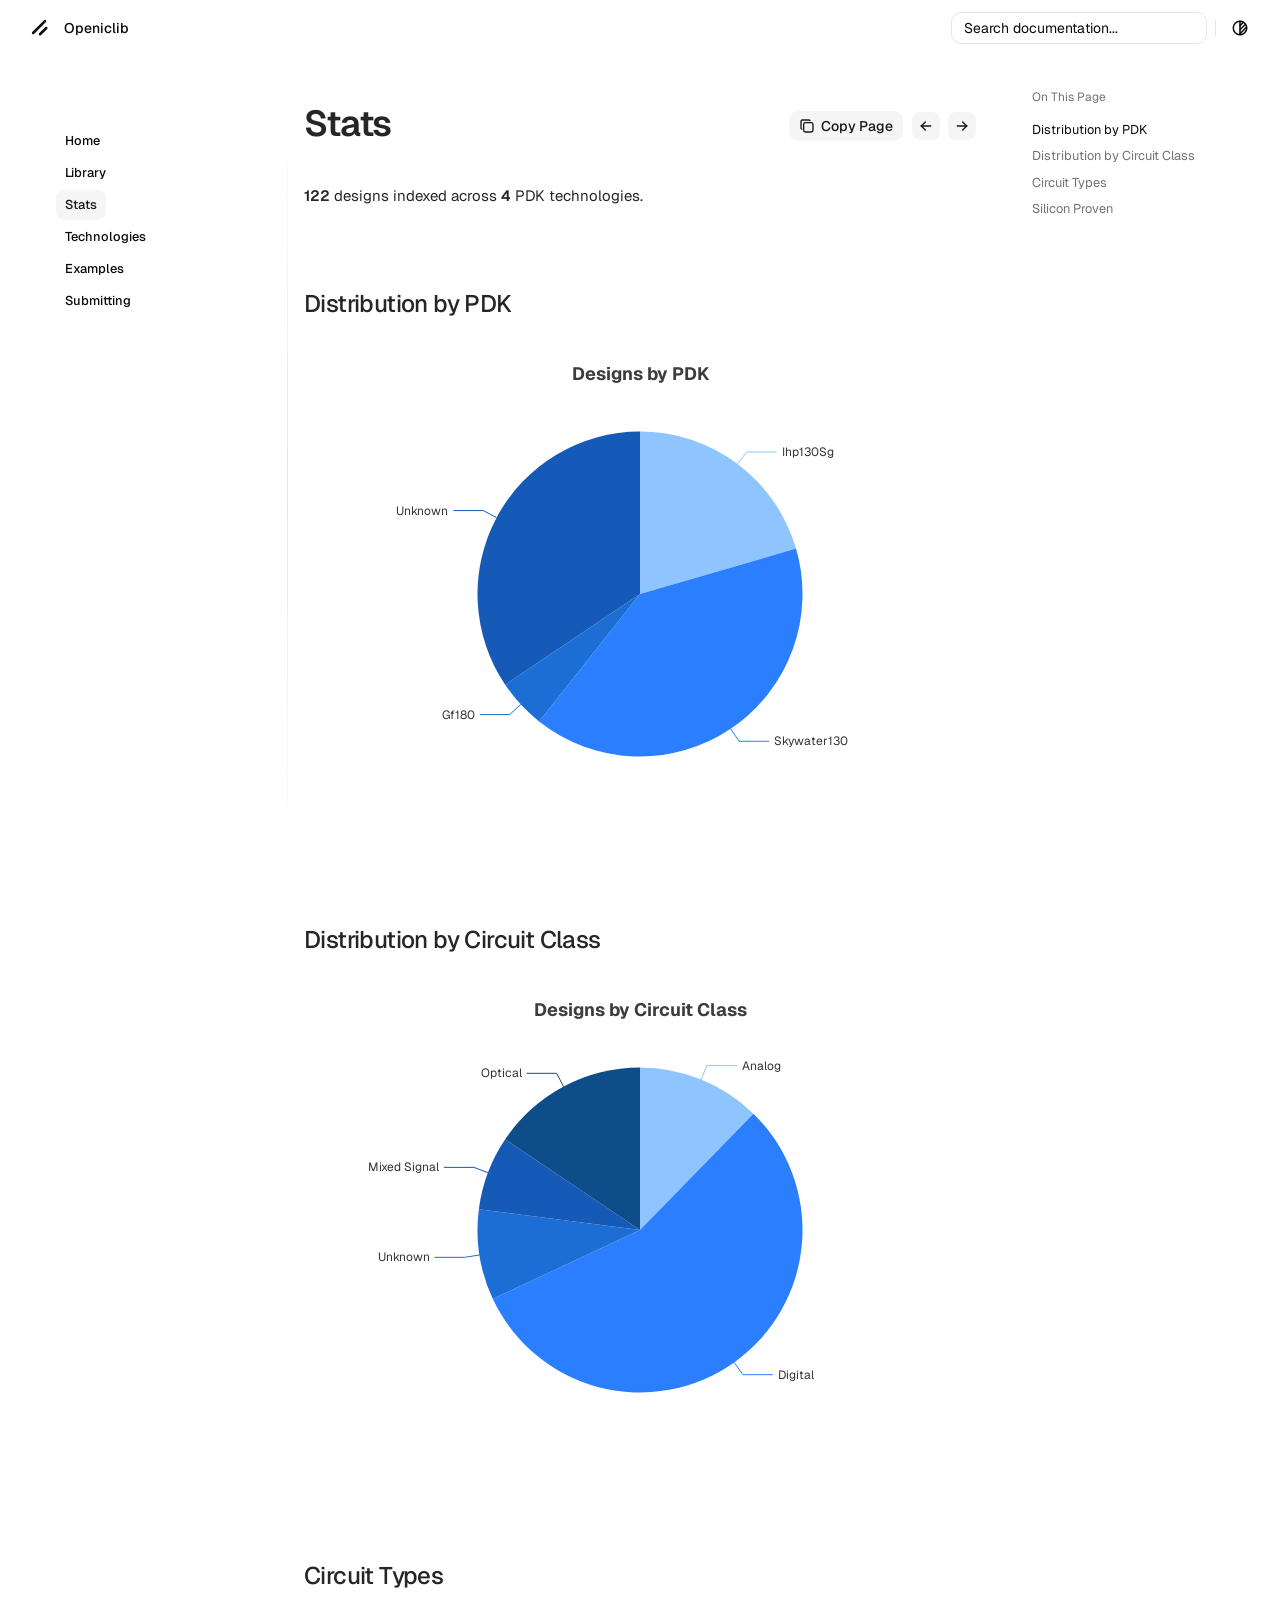
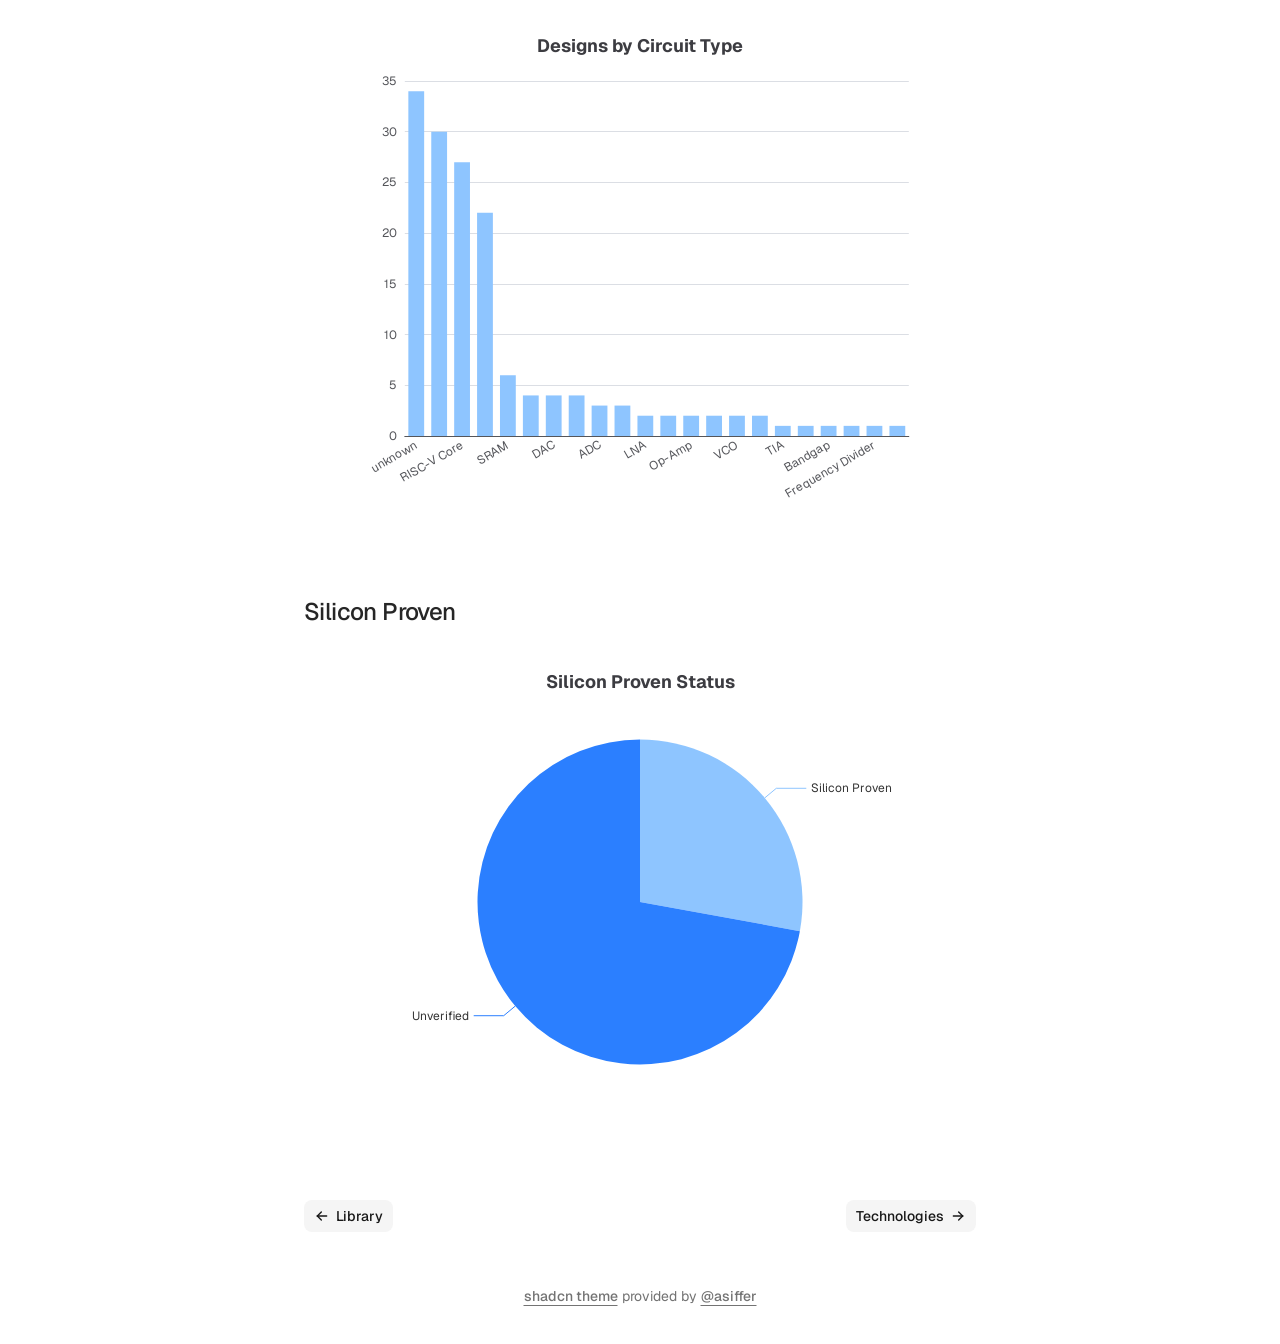
<file: stats/index.html>
<!DOCTYPE html>
<html lang="en">

<head>
    <script>
        const base_url = "https://das-dias.github.io/openiclib/"; /* for search plugin notably */
    </script>
    <script integrity="sha384-m6cZ+Whl1ci89lidlu8DH4C+sZLNOYBvImtjUIhUK+iaNffXhqtbYgBVuuPfRsa0" src="../js/dark.js"></script>


    <meta charset="UTF-8">
    <meta name="viewport" content="width=device-width, initial-scale=1">

    


<title>Stats</title>









<link rel="canonical" href="https://das-dias.github.io/openiclib/stats/">


<!-- Open Graph (Facebook, LinkedIn) -->

<meta property="og:title" content="Stats">





<meta property="og:url" content="https://das-dias.github.io/openiclib/stats/">






<!-- Twitter Card -->

<meta name="twitter:title" content="Stats">






<!-- JSON-LD Structured Data -->



    <link rel="icon" href="../img/favicon.ico">

    <link href="../css/base.css" rel="stylesheet">
    <link href="../css/geist.css" rel="stylesheet">

    
    <style>
        :root {
            --theme-accent: oklch(62.3% 0.214 259.815);
        }
    </style>
    <link href="../assets/_mkdocstrings.css" rel="stylesheet">
    <link href="../assets/catalog.css" rel="stylesheet">

    

    <script src="../js/callbacks.js"></script>

    
    
<!-- katex -->
<link href="../css/katex.min.css" rel="stylesheet"/>
<!-- The loading of KaTeX is deferred to speed up page rendering -->
<script defer="" integrity="sha384-YPHNAPyrxGS8BNnA7Q4ommqra8WQPEjooVSLzFgwgs8OXJBvadbyvx4QpfiFurGr" src="../js/katex.min.js"></script>
<!-- To automatically render math in text elements, include the auto-render extension: -->
<script defer="" integrity="sha384-JKXHIJf8PKPyDFptuKZoUyMRQJAmQKj4B4xyOca62ebJhciMYGiDdq/9twUUWyZH" onload='renderMathInElement(document.body, {"macros": {"\\NN": "\\mathbb{N}", "\\dx": "\\mathrm{d}x"}, "trust": true});' src="../js/auto-render.min.js"></script>
    

    
    <script integrity="sha384-F07Cpw5v8spSU0H113F33m2NQQ/o6GqPTnTjf45ssG4Q6q58ZwhxBiQtIaqvnSpR" src="../js/echarts.min.js"></script>
<script integrity="sha384-z2nBxqjQr+3NoeDZBkvio6wHbU1KSPkNxT3AYgdsIm+PQAz5Lp3Oj9twImKNn6NW" src="../js/echarts-style.js"></script>
    

    

    
    <script>
    document.addEventListener("DOMContentLoaded", function () {
        document.querySelectorAll("a.headerlink").forEach(function (link) {
            link.addEventListener("click", function (e) {
                e.preventDefault();

                // Build the full URL with the anchor fragment
                const url = window.location.origin + window.location.pathname + this.getAttribute("href");

                navigator.clipboard.writeText(url).then(function () {
                    // Optional: brief visual feedback
                });
            });
        });
    });
</script>
    

    
    
</head>

<body
    class="text-foreground group/body overscroll-none font-sans antialiased [--footer-height:calc(var(--spacing)*14)] [--header-height:calc(var(--spacing)*14)] xl:[--footer-height:calc(var(--spacing)*24)] theme-default">
    <div id="inner-body" class="bg-background relative z-10 flex min-h-svh flex-col">
        <header class="bg-background sticky top-0 z-50 w-full" view-transition-name="header">
    <div class="container-wrapper 3xl:fixed:px-0 px-6">
        <div class="3xl:fixed:container flex h-(--header-height) items-center gap-2 **:data-[slot=separator]:!h-4">
            <button id="menu-button" data-slot="popover-trigger" onclick="onMobileMenuButtonClick(event)"
                class="group whitespace-nowrap rounded-md text-sm font-medium transition-all disabled:pointer-events-none disabled:opacity-50 [&amp;_svg]:pointer-events-none [&amp;_svg:not([class*='size-'])]:size-4 shrink-0 [&amp;_svg]:shrink-0 outline-none focus-visible:border-ring focus-visible:ring-ring/50 aria-invalid:ring-destructive/20 dark:aria-invalid:ring-destructive/40 aria-invalid:border-destructive hover:text-accent-foreground px-4 py-2 has-[&gt;svg]:px-3 extend-touch-target h-8 touch-manipulation items-center justify-start gap-2.5 !p-0 hover:bg-transparent focus-visible:bg-transparent focus-visible:ring-0 active:bg-transparent dark:hover:bg-transparent flex lg:hidden"
                type="button" aria-haspopup="dialog" aria-expanded="false" aria-controls="radix-«Rmplb»"
                data-state="closed">
                <div class="relative flex h-8 w-4 items-center justify-center">
                    <div class="relative size-4">
                        <!-- 16px x 16px -->
                        <svg xmlns="http://www.w3.org/2000/svg" viewBox="0 0 16 16" fill="none" stroke="currentColor"
                            stroke-width="2" stroke-linecap="round" stroke-linejoin="round">
                            <line x1="0" x2="16" y1="5" y2="5"
                                class="group-data-[state=open]:translate-y-[2.25px] group-data-[state=open]:-translate-x-[2.25px] group-data-[state=open]:rotate-45 transition-all duration-300 origin-center" />
                            <line x1="0" x2="16" y1="11" y2="11"
                                class="group-data-[state=open]:-translate-y-[2.25px] group-data-[state=open]:-translate-x-[2.25px] group-data-[state=open]:-rotate-45 transition-all duration-300 origin-center" />
                        </svg>
                    </div>

                    <span class="sr-only">Toggle Menu</span>
                </div>
                <span class="flex h-8 items-center text-lg leading-none font-medium">Menu</span>
            </button>
            <a data-slot="button"
                class="items-center justify-center gap-2 whitespace-nowrap rounded-md text-sm font-medium transition-all disabled:pointer-events-none disabled:opacity-50 [&_svg]:pointer-events-none [&_svg:not([class*='size-'])]:size-5 shrink-0 [&_svg]:shrink-0 outline-none focus-visible:border-ring focus-visible:ring-ring/50 focus-visible:ring-[3px] aria-invalid:ring-destructive/20 dark:aria-invalid:ring-destructive/40 aria-invalid:border-destructive hover:bg-accent hover:text-accent-foreground dark:hover:bg-accent/50 hidden h-8 lg:flex"
                href="https://das-dias.github.io/openiclib/">
                <span class="size-8 flex flex-row justify-center items-center">
                    

<svg xmlns="http://www.w3.org/2000/svg" viewBox="0 0 256 256"
    class="size-5">
    <rect width="256" height="256" fill="none"></rect>
    <line x1="208" y1="128" x2="128" y2="208" fill="none" stroke="currentColor" stroke-linecap="round"
        stroke-linejoin="round" stroke-width="32"></line>
    <line x1="192" y1="40" x2="40" y2="192" fill="none" stroke="currentColor" stroke-linecap="round"
        stroke-linejoin="round" stroke-width="32"></line>
</svg>


                </span>

                
                <h1 class="pr-2">Openiclib</h1>
                
            </a>
            
            <div class="ml-auto flex items-center gap-2 md:flex-1 md:justify-end">
                <div class="hidden w-full flex-1 md:flex md:w-auto md:flex-none">
                    <div class="hidden w-full flex-1 md:flex md:w-auto md:flex-none">
    <button onclick="onSearchBarClick(event)" data-slot="dialog-trigger" data-variant="outline" data-size="default" class="inline-flex shrink-0 items-center gap-2 text-sm whitespace-nowrap transition-all outline-none focus-visible:border-ring focus-visible:ring-[3px] focus-visible:ring-ring/50 disabled:pointer-events-none disabled:opacity-50 aria-invalid:border-destructive aria-invalid:ring-destructive/20 dark:aria-invalid:ring-destructive/40 [&amp;_svg]:pointer-events-none [&amp;_svg]:shrink-0 [&amp;_svg:not([class*='size-'])]:size-4 border bg-background hover:text-accent-foreground dark:border-input dark:hover:bg-input/50 px-4 py-2 has-[&gt;svg]:px-3 relative h-8 w-full justify-start rounded-lg pl-3 font-normal text-foreground shadow-none hover:bg-muted/50 sm:pr-12 md:w-48 lg:w-56 xl:w-64 dark:bg-card" type="button" aria-haspopup="dialog" aria-expanded="false" aria-controls="radix-_r_1_" data-state="closed">
        <span class="hidden lg:inline-flex">Search documentation...</span>
        <span class="inline-flex lg:hidden">Search...</span>
    </button>
</div>
<dialog id="search-dialog" onclick="onSearchDialogClick(event)"
    class="fixed top-1/2 left-1/2 -translate-x-1/2 -translate-y-1/2 bg-background rounded-lg shadow-lg border overflow-hidden p-0">
    <div class="w-lg gap-4">
        <div class="flex h-full w-full flex-col overflow-hidden rounded-md bg-popover text-popover-foreground">
            <div data-slot="command-input-wrapper" class="flex h-9 items-center gap-2 border-b px-3"><svg
                    xmlns="http://www.w3.org/2000/svg" width="24" height="24" viewBox="0 0 24 24" fill="none"
                    stroke="currentColor" stroke-width="2" stroke-linecap="round" stroke-linejoin="round"
                    class="lucide lucide-search size-4 shrink-0 opacity-50">
                    <circle cx="11" cy="11" r="8"></circle>
                    <path d="m21 21-4.3-4.3"></path>
                </svg>
                <input data-slot="command-input"
                    class="placeholder:text-muted-foreground flex h-10 w-full rounded-md bg-transparent py-3 text-sm outline-hidden disabled:cursor-not-allowed disabled:opacity-50"
                    placeholder="Search documentation..." cmdk-input="" autocomplete="off" autocorrect="off"
                    spellcheck="false" aria-autocomplete="list" role="combobox" aria-expanded="true"
                    aria-controls="radix-«r1t6»" aria-labelledby="radix-«r1t7»" id="radix-«r1t8»" type="text" value=""
                    aria-activedescendant="radix-«r1th»" oninput="onInputHandler(event)">
            </div>
        </div>
        <div id="mkdocs-search-results">
            <!-- search results go there -->
        </div>
    </div>
</dialog>
<script>
    document.removeEventListener("keydown", searchShortcutHandler);
    document.addEventListener("keydown", searchShortcutHandler);
</script>
                </div>
                
                <div data-orientation="vertical" role="none" data-slot="separator"
                    class="bg-border shrink-0 data-[orientation=horizontal]:h-px data-[orientation=horizontal]:w-full data-[orientation=vertical]:h-full data-[orientation=vertical]:w-px 3xl:flex hidden">
                </div>
                <button data-slot="button"
                    class="items-center justify-center gap-2 whitespace-nowrap rounded-md text-sm font-medium transition-all disabled:pointer-events-none disabled:opacity-50 [&amp;_svg]:pointer-events-none [&amp;_svg:not([class*='size-'])]:size-4 shrink-0 [&amp;_svg]:shrink-0 outline-none focus-visible:border-ring focus-visible:ring-ring/50 focus-visible:ring-[3px] aria-invalid:ring-destructive/20 dark:aria-invalid:ring-destructive/40 aria-invalid:border-destructive hover:bg-accent hover:text-accent-foreground dark:hover:bg-accent/50 size-8 3xl:flex hidden"
                    title="Toggle layout" onclick="toggleLayout(event)">
                    <span class="sr-only">Toggle layout</span>
                    <svg xmlns="http://www.w3.org/2000/svg" width="24" height="24" viewBox="0 0 24 24" fill="none"
                        stroke="currentColor" stroke-width="2" stroke-linecap="round" stroke-linejoin="round"
                        class="lucide lucide-gallery-horizontal">
                        <path d="M2 3v18"></path>
                        <rect width="12" height="18" x="6" y="3" rx="2"></rect>
                        <path d="M22 3v18"></path>
                    </svg>
                </button>
                <div data-orientation="vertical" role="none" data-slot="separator"
                    class="bg-border shrink-0 data-[orientation=horizontal]:h-px data-[orientation=horizontal]:w-full data-[orientation=vertical]:h-full data-[orientation=vertical]:w-px">
                </div>
                <button data-slot="button"
                    class="inline-flex items-center justify-center gap-2 whitespace-nowrap rounded-md text-sm font-medium transition-all disabled:pointer-events-none disabled:opacity-50 [&amp;_svg]:pointer-events-none [&amp;_svg:not([class*='size-'])]:size-4 shrink-0 [&amp;_svg]:shrink-0 outline-none focus-visible:border-ring focus-visible:ring-ring/50 focus-visible:ring-[3px] aria-invalid:ring-destructive/20 dark:aria-invalid:ring-destructive/40 aria-invalid:border-destructive hover:bg-accent hover:text-accent-foreground dark:hover:bg-accent/50 group/toggle extend-touch-target size-8"
                    title="Toggle theme" onclick="onThemeSwitch(event)">
                    <svg xmlns="http://www.w3.org/2000/svg" width="24" height="24" viewBox="0 0 24 24" fill="none"
                        stroke="currentColor" stroke-width="2" stroke-linecap="round" stroke-linejoin="round"
                        class="size-4.5">
                        <path stroke="none" d="M0 0h24v24H0z" fill="none"></path>
                        <path d="M12 12m-9 0a9 9 0 1 0 18 0a9 9 0 1 0 -18 0"></path>
                        <path d="M12 3l0 18"></path>
                        <path d="M12 9l4.65 -4.65"></path>
                        <path d="M12 14.3l7.37 -7.37"></path>
                        <path d="M12 19.6l8.85 -8.85"></path>
                    </svg>
                    <span class="sr-only">Toggle theme</span>
                </button>
            </div>
        </div>
    </div>
</header>
        <main class="flex flex-1 flex-col">
            <div class="container-wrapper flex flex-1 flex-col px-2">
                <div data-slot="sidebar-wrapper"
                    style="--sidebar-width:calc(var(--spacing) * 72);--sidebar-width-icon:3rem;"
                    class="group/sidebar-wrapper has-data-[variant=inset]:bg-sidebar flex w-full 3xl:fixed:container 3xl:fixed:px-3 min-h-min flex-1 items-start px-0 [--sidebar-width:220px] [--top-spacing:0] lg:grid lg:grid-cols-[var(--sidebar-width)_minmax(0,1fr)] lg:[--sidebar-width:240px] lg:[--top-spacing:calc(var(--spacing)*4)]">
                    <div data-slot="sidebar"
                        class="w-(--sidebar-width) flex-col text-sidebar-foreground sticky top-[calc(var(--header-height)+0.6rem)] z-30 hidden h-[calc(100svh-10rem)] overscroll-none bg-transparent [--sidebar-menu-width:--spacing(56)] lg:flex">
                        <div class="h-9"></div>
                        <div
                            class="absolute top-8 z-10 h-8 w-(--sidebar-menu-width) shrink-0 bg-gradient-to-b from-background via-background/80 to-background/50 blur-xs">
                        </div>
                        <div
                            class="absolute top-12 right-2 bottom-0 hidden h-full w-px bg-gradient-to-b from-transparent via-border to-transparent lg:flex">
                        </div>
                        <div data-slot="sidebar-content" data-sidebar="content" view-transition-name="sidebar"
                            class="flex min-h-0 flex-1 flex-col gap-2 overflow-auto group-data-[collapsible=icon]:overflow-hidden mx-auto no-scrollbar w-(--sidebar-menu-width) overflow-x-hidden px-2">
                            











<div data-slot="sidebar-group" data-sidebar="group" class="relative flex w-full min-w-0 flex-col p-2 pt-6">
    <div data-slot="sidebar-group-content" data-sidebar="group-content" class="w-full text-sm">
        <ul data-slot="sidebar-menu" data-sidebar="menu" class="flex w-full min-w-0 flex-col gap-0.5">
            
            
            <li data-slot="sidebar-menu-item" data-sidebar="menu-item" class="group/menu-item relative">
    <a data-slot="sidebar-menu-button" data-active="false" data-sidebar="menu-button"
        data-size="default" href="/openiclib/"
        class="peer/menu-button flex items-center gap-2 rounded-md p-2 text-left ring-sidebar-ring outline-hidden transition-[width,height,padding] group-has-data-[sidebar=menu-action]/menu-item:pr-8 group-data-[collapsible=icon]:size-8! group-data-[collapsible=icon]:p-2! focus-visible:ring-2 active:bg-sidebar-accent active:text-sidebar-accent-foreground disabled:pointer-events-none disabled:opacity-50 aria-disabled:pointer-events-none aria-disabled:opacity-50 data-[active=true]:font-medium data-[active=true]:text-sidebar-accent-foreground data-[state=open]:hover:bg-sidebar-accent data-[state=open]:hover:text-sidebar-accent-foreground [&>span:last-child]:truncate [&>svg]:size-4 [&>svg]:shrink-0 hover:bg-sidebar-accent hover:text-sidebar-accent-foreground relative h-[30px] w-fit overflow-visible border border-transparent text-[0.8rem] font-medium after:absolute after:inset-x-0 after:-inset-y-1 after:z-0 after:rounded-md data-[active=true]:border-accent data-[active=true]:bg-accent 3xl:fixed:w-full 3xl:fixed:max-w-48">

        
        Home
        

        

        

        
    </a>
</li>
            
            
            
            <li data-slot="sidebar-menu-item" data-sidebar="menu-item" class="group/menu-item relative">
    <a data-slot="sidebar-menu-button" data-active="false" data-sidebar="menu-button"
        data-size="default" href="/openiclib/library/"
        class="peer/menu-button flex items-center gap-2 rounded-md p-2 text-left ring-sidebar-ring outline-hidden transition-[width,height,padding] group-has-data-[sidebar=menu-action]/menu-item:pr-8 group-data-[collapsible=icon]:size-8! group-data-[collapsible=icon]:p-2! focus-visible:ring-2 active:bg-sidebar-accent active:text-sidebar-accent-foreground disabled:pointer-events-none disabled:opacity-50 aria-disabled:pointer-events-none aria-disabled:opacity-50 data-[active=true]:font-medium data-[active=true]:text-sidebar-accent-foreground data-[state=open]:hover:bg-sidebar-accent data-[state=open]:hover:text-sidebar-accent-foreground [&>span:last-child]:truncate [&>svg]:size-4 [&>svg]:shrink-0 hover:bg-sidebar-accent hover:text-sidebar-accent-foreground relative h-[30px] w-fit overflow-visible border border-transparent text-[0.8rem] font-medium after:absolute after:inset-x-0 after:-inset-y-1 after:z-0 after:rounded-md data-[active=true]:border-accent data-[active=true]:bg-accent 3xl:fixed:w-full 3xl:fixed:max-w-48">

        
        Library
        

        

        

        
    </a>
</li>
            
            
            
            <li data-slot="sidebar-menu-item" data-sidebar="menu-item" class="group/menu-item relative">
    <a data-slot="sidebar-menu-button" data-active="true" data-sidebar="menu-button"
        data-size="default" href="/openiclib/stats/"
        class="peer/menu-button flex items-center gap-2 rounded-md p-2 text-left ring-sidebar-ring outline-hidden transition-[width,height,padding] group-has-data-[sidebar=menu-action]/menu-item:pr-8 group-data-[collapsible=icon]:size-8! group-data-[collapsible=icon]:p-2! focus-visible:ring-2 active:bg-sidebar-accent active:text-sidebar-accent-foreground disabled:pointer-events-none disabled:opacity-50 aria-disabled:pointer-events-none aria-disabled:opacity-50 data-[active=true]:font-medium data-[active=true]:text-sidebar-accent-foreground data-[state=open]:hover:bg-sidebar-accent data-[state=open]:hover:text-sidebar-accent-foreground [&>span:last-child]:truncate [&>svg]:size-4 [&>svg]:shrink-0 hover:bg-sidebar-accent hover:text-sidebar-accent-foreground relative h-[30px] w-fit overflow-visible border border-transparent text-[0.8rem] font-medium after:absolute after:inset-x-0 after:-inset-y-1 after:z-0 after:rounded-md data-[active=true]:border-accent data-[active=true]:bg-accent 3xl:fixed:w-full 3xl:fixed:max-w-48">

        
        Stats
        

        

        

        
    </a>
</li>
            
            
            
            <li data-slot="sidebar-menu-item" data-sidebar="menu-item" class="group/menu-item relative">
    <a data-slot="sidebar-menu-button" data-active="false" data-sidebar="menu-button"
        data-size="default" href="/openiclib/technologies/"
        class="peer/menu-button flex items-center gap-2 rounded-md p-2 text-left ring-sidebar-ring outline-hidden transition-[width,height,padding] group-has-data-[sidebar=menu-action]/menu-item:pr-8 group-data-[collapsible=icon]:size-8! group-data-[collapsible=icon]:p-2! focus-visible:ring-2 active:bg-sidebar-accent active:text-sidebar-accent-foreground disabled:pointer-events-none disabled:opacity-50 aria-disabled:pointer-events-none aria-disabled:opacity-50 data-[active=true]:font-medium data-[active=true]:text-sidebar-accent-foreground data-[state=open]:hover:bg-sidebar-accent data-[state=open]:hover:text-sidebar-accent-foreground [&>span:last-child]:truncate [&>svg]:size-4 [&>svg]:shrink-0 hover:bg-sidebar-accent hover:text-sidebar-accent-foreground relative h-[30px] w-fit overflow-visible border border-transparent text-[0.8rem] font-medium after:absolute after:inset-x-0 after:-inset-y-1 after:z-0 after:rounded-md data-[active=true]:border-accent data-[active=true]:bg-accent 3xl:fixed:w-full 3xl:fixed:max-w-48">

        
        Technologies
        

        

        

        
    </a>
</li>
            
            
            
            <li data-slot="sidebar-menu-item" data-sidebar="menu-item" class="group/menu-item relative">
    <a data-slot="sidebar-menu-button" data-active="false" data-sidebar="menu-button"
        data-size="default" href="/openiclib/examples/"
        class="peer/menu-button flex items-center gap-2 rounded-md p-2 text-left ring-sidebar-ring outline-hidden transition-[width,height,padding] group-has-data-[sidebar=menu-action]/menu-item:pr-8 group-data-[collapsible=icon]:size-8! group-data-[collapsible=icon]:p-2! focus-visible:ring-2 active:bg-sidebar-accent active:text-sidebar-accent-foreground disabled:pointer-events-none disabled:opacity-50 aria-disabled:pointer-events-none aria-disabled:opacity-50 data-[active=true]:font-medium data-[active=true]:text-sidebar-accent-foreground data-[state=open]:hover:bg-sidebar-accent data-[state=open]:hover:text-sidebar-accent-foreground [&>span:last-child]:truncate [&>svg]:size-4 [&>svg]:shrink-0 hover:bg-sidebar-accent hover:text-sidebar-accent-foreground relative h-[30px] w-fit overflow-visible border border-transparent text-[0.8rem] font-medium after:absolute after:inset-x-0 after:-inset-y-1 after:z-0 after:rounded-md data-[active=true]:border-accent data-[active=true]:bg-accent 3xl:fixed:w-full 3xl:fixed:max-w-48">

        
        Examples
        

        

        

        
    </a>
</li>
            
            
            
            <li data-slot="sidebar-menu-item" data-sidebar="menu-item" class="group/menu-item relative">
    <a data-slot="sidebar-menu-button" data-active="false" data-sidebar="menu-button"
        data-size="default" href="/openiclib/submitting/"
        class="peer/menu-button flex items-center gap-2 rounded-md p-2 text-left ring-sidebar-ring outline-hidden transition-[width,height,padding] group-has-data-[sidebar=menu-action]/menu-item:pr-8 group-data-[collapsible=icon]:size-8! group-data-[collapsible=icon]:p-2! focus-visible:ring-2 active:bg-sidebar-accent active:text-sidebar-accent-foreground disabled:pointer-events-none disabled:opacity-50 aria-disabled:pointer-events-none aria-disabled:opacity-50 data-[active=true]:font-medium data-[active=true]:text-sidebar-accent-foreground data-[state=open]:hover:bg-sidebar-accent data-[state=open]:hover:text-sidebar-accent-foreground [&>span:last-child]:truncate [&>svg]:size-4 [&>svg]:shrink-0 hover:bg-sidebar-accent hover:text-sidebar-accent-foreground relative h-[30px] w-fit overflow-visible border border-transparent text-[0.8rem] font-medium after:absolute after:inset-x-0 after:-inset-y-1 after:z-0 after:rounded-md data-[active=true]:border-accent data-[active=true]:bg-accent 3xl:fixed:w-full 3xl:fixed:max-w-48">

        
        Submitting
        

        

        

        
    </a>
</li>
            
            
        </ul>
    </div>
</div>






<div
    class="sticky -bottom-1 z-10 h-16 shrink-0 bg-gradient-to-t from-background via-background/80 to-background/50 blur-xs">
</div>
                        </div>
                    </div>
                    <div class="h-full w-full">
                        <div data-slot="docs" class="flex items-stretch text-[1.05rem] sm:text-[15px] xl:w-full">
                            <div class="flex min-w-0 flex-1 flex-col">
                                <div class="h-(--top-spacing) shrink-0"></div>
                                <article class="w-full" view-transition-name="page">
  <div class="flex flex-col gap-2">
    <div class="flex flex-col gap-2">
      <div id="page-header" class="flex items-start justify-between">
        <h1 class="scroll-m-20 text-4xl font-semibold tracking-tight sm:text-3xl xl:text-4xl">
          Stats
        </h1>

        <div class="flex items-center gap-2 pt-1.5">
          <button
    onclick="fetch(`https://das-dias.github.io/openiclib/stats.md`).then((r) => r.blob()).then((blob) => navigator.clipboard.write([new ClipboardItem({ 'text/plain': blob })]))"
    data-slot="button" class="secondary cursor-pointer">
    <svg xmlns="http://www.w3.org/2000/svg" width="24" height="24" viewBox="0 0 24 24" fill="none" stroke="currentColor"
        stroke-width="2" stroke-linecap="round" stroke-linejoin="round" class="tabler-icon tabler-icon-copy ">
        <path
            d="M7 7m0 2.667a2.667 2.667 0 0 1 2.667 -2.667h8.666a2.667 2.667 0 0 1 2.667 2.667v8.666a2.667 2.667 0 0 1 -2.667 2.667h-8.666a2.667 2.667 0 0 1 -2.667 -2.667z">
        </path>
        <path d="M4.012 16.737a2.005 2.005 0 0 1 -1.012 -1.737v-10c0 -1.1 .9 -2 2 -2h10c.75 0 1.158 .385 1.5 1"></path>
    </svg>
    <span class="max-md:hidden">Copy Page</span>
</button>
          
          <a data-slot="button" id="previous-button"
            class="inline-flex items-center justify-center gap-2 whitespace-nowrap rounded-md text-sm font-medium transition-all disabled:pointer-events-none disabled:opacity-50 [&amp;_svg]:pointer-events-none [&amp;_svg:not([class*='size-'])]:size-4 shrink-0 [&amp;_svg]:shrink-0 outline-none focus-visible:border-ring focus-visible:ring-ring/50 focus-visible:ring-[3px] aria-invalid:ring-destructive/20 dark:aria-invalid:ring-destructive/40 aria-invalid:border-destructive bg-secondary text-secondary-foreground hover:bg-secondary/80 extend-touch-target size-8 shadow-none md:size-7"
            href="/openiclib/library/">
            <svg xmlns="http://www.w3.org/2000/svg" width="24" height="24" viewBox="0 0 24 24" fill="none"
              stroke="currentColor" stroke-width="2" stroke-linecap="round" stroke-linejoin="round"
              class="tabler-icon tabler-icon-arrow-left">
              <path d="M5 12l14 0"></path>
              <path d="M5 12l6 6"></path>
              <path d="M5 12l6 -6"></path>
            </svg>
            <span class="sr-only">Previous</span>
          </a>
          
          
          <a data-slot="button" id="next-button"
            class="inline-flex items-center justify-center gap-2 whitespace-nowrap rounded-md text-sm font-medium transition-all disabled:pointer-events-none disabled:opacity-50 [&amp;_svg]:pointer-events-none [&amp;_svg:not([class*='size-'])]:size-4 shrink-0 [&amp;_svg]:shrink-0 outline-none focus-visible:border-ring focus-visible:ring-ring/50 focus-visible:ring-[3px] aria-invalid:ring-destructive/20 dark:aria-invalid:ring-destructive/40 aria-invalid:border-destructive bg-secondary text-secondary-foreground hover:bg-secondary/80 extend-touch-target size-8 shadow-none md:size-7"
            href="/openiclib/technologies/">
            <span class="sr-only">Next</span>
            <svg xmlns="http://www.w3.org/2000/svg" width="24" height="24" viewBox="0 0 24 24" fill="none"
              stroke="currentColor" stroke-width="2" stroke-linecap="round" stroke-linejoin="round"
              class="tabler-icon tabler-icon-arrow-right">
              <path d="M5 12l14 0"></path>
              <path d="M13 18l6 -6"></path>
              <path d="M13 6l6 6"></path>
            </svg>
          </a>
          
        </div>
      </div>
      
    </div>
    <div class="flex justify-end items-center">
       
    </div>
  </div>
  <div class="typography w-full flex-1 *:data-[slot=alert]:first:mt-0">
    <p><strong>122</strong> designs indexed across <strong>4</strong> PDK technologies.</p>
<h2 id="distribution-by-pdk">Distribution by PDK</h2>
<div class="echarts" id="mxvMxb" style="width:100%;height:500px;">
<script defer="true" type="text/javascript">
        const targetmxvMxb = document.getElementById('mxvMxb');
        const chartmxvMxb = echarts.init(targetmxvMxb, 'shadcn', { renderer: 'svg' });
        chartmxvMxb.setOption({
  "title": {
    "text": "Designs by PDK",
    "left": "center"
  },
  "tooltip": {
    "trigger": "item"
  },
  "series": [
    {
      "type": "pie",
      "radius": "65%",
      "data": [
        {
          "name": "Ihp130Sg",
          "value": 25
        },
        {
          "name": "Skywater130",
          "value": 49
        },
        {
          "name": "Gf180",
          "value": 6
        },
        {
          "name": "Unknown",
          "value": 42
        }
      ],
      "emphasis": {
        "itemStyle": {
          "shadowBlur": 10,
          "shadowOffsetX": 0,
          "shadowColor": "rgba(0, 0, 0, 0.5)"
        }
      }
    }
  ]
});
        window.addEventListener('resize', function() { chartmxvMxb.resize(); });
        const observermxvMxb = new IntersectionObserver((entries) => {
            entries.forEach(entry => {
                if (entry.isIntersecting) {
                    chartmxvMxb.resize();
                    observermxvMxb.disconnect(); // Stop observing if you want a one-time trigger
                }
            });
        });

        observermxvMxb.observe(targetmxvMxb);
        </script>
</div>
<h2 id="distribution-by-circuit-class">Distribution by Circuit Class</h2>
<div class="echarts" id="66YbXg" style="width:100%;height:500px;">
<script defer="true" type="text/javascript">
        const target66YbXg = document.getElementById('66YbXg');
        const chart66YbXg = echarts.init(target66YbXg, 'shadcn', { renderer: 'svg' });
        chart66YbXg.setOption({
  "title": {
    "text": "Designs by Circuit Class",
    "left": "center"
  },
  "tooltip": {
    "trigger": "item"
  },
  "series": [
    {
      "type": "pie",
      "radius": "65%",
      "data": [
        {
          "name": "Analog",
          "value": 15
        },
        {
          "name": "Digital",
          "value": 68
        },
        {
          "name": "Unknown",
          "value": 11
        },
        {
          "name": "Mixed Signal",
          "value": 9
        },
        {
          "name": "Optical",
          "value": 19
        }
      ],
      "emphasis": {
        "itemStyle": {
          "shadowBlur": 10,
          "shadowOffsetX": 0,
          "shadowColor": "rgba(0, 0, 0, 0.5)"
        }
      }
    }
  ]
});
        window.addEventListener('resize', function() { chart66YbXg.resize(); });
        const observer66YbXg = new IntersectionObserver((entries) => {
            entries.forEach(entry => {
                if (entry.isIntersecting) {
                    chart66YbXg.resize();
                    observer66YbXg.disconnect(); // Stop observing if you want a one-time trigger
                }
            });
        });

        observer66YbXg.observe(target66YbXg);
        </script>
</div>
<h2 id="circuit-types">Circuit Types</h2>
<div class="echarts" id="evq5yN" style="width:100%;height:500px;">
<script defer="true" type="text/javascript">
        const targetevq5yN = document.getElementById('evq5yN');
        const chartevq5yN = echarts.init(targetevq5yN, 'shadcn', { renderer: 'svg' });
        chartevq5yN.setOption({
  "title": {
    "text": "Designs by Circuit Type",
    "left": "center"
  },
  "tooltip": {
    "trigger": "axis"
  },
  "xAxis": {
    "type": "category",
    "data": [
      "unknown",
      "SoC",
      "RISC-V Core",
      "Processor",
      "SRAM",
      "LDO",
      "DAC",
      "Filter",
      "ADC",
      "Oscillator",
      "LNA",
      "OTA",
      "Op-Amp",
      "Reference",
      "VCO",
      "SERDES",
      "TIA",
      "Regulator",
      "Bandgap",
      "Power Amplifier",
      "Frequency Divider",
      "GPIO"
    ],
    "axisLabel": {
      "rotate": 30
    }
  },
  "yAxis": {
    "type": "value",
    "minInterval": 1
  },
  "series": [
    {
      "type": "bar",
      "data": [
        34,
        30,
        27,
        22,
        6,
        4,
        4,
        4,
        3,
        3,
        2,
        2,
        2,
        2,
        2,
        2,
        1,
        1,
        1,
        1,
        1,
        1
      ]
    }
  ]
});
        window.addEventListener('resize', function() { chartevq5yN.resize(); });
        const observerevq5yN = new IntersectionObserver((entries) => {
            entries.forEach(entry => {
                if (entry.isIntersecting) {
                    chartevq5yN.resize();
                    observerevq5yN.disconnect(); // Stop observing if you want a one-time trigger
                }
            });
        });

        observerevq5yN.observe(targetevq5yN);
        </script>
</div>
<h2 id="silicon-proven">Silicon Proven</h2>
<div class="echarts" id="c8xM40" style="width:100%;height:500px;">
<script defer="true" type="text/javascript">
        const targetc8xM40 = document.getElementById('c8xM40');
        const chartc8xM40 = echarts.init(targetc8xM40, 'shadcn', { renderer: 'svg' });
        chartc8xM40.setOption({
  "title": {
    "text": "Silicon Proven Status",
    "left": "center"
  },
  "tooltip": {
    "trigger": "item"
  },
  "series": [
    {
      "type": "pie",
      "radius": "65%",
      "data": [
        {
          "name": "Silicon Proven",
          "value": 34
        },
        {
          "name": "Unverified",
          "value": 88
        }
      ],
      "emphasis": {
        "itemStyle": {
          "shadowBlur": 10,
          "shadowOffsetX": 0,
          "shadowColor": "rgba(0, 0, 0, 0.5)"
        }
      }
    }
  ]
});
        window.addEventListener('resize', function() { chartc8xM40.resize(); });
        const observerc8xM40 = new IntersectionObserver((entries) => {
            entries.forEach(entry => {
                if (entry.isIntersecting) {
                    chartc8xM40.resize();
                    observerc8xM40.disconnect(); // Stop observing if you want a one-time trigger
                }
            });
        });

        observerc8xM40.observe(targetc8xM40);
        </script>
</div>
  </div>
  
  <script>
    document.querySelectorAll('article h2, article h3').forEach((header) => {
      toc.observer.observe(header);
    });
  </script>
</article>
                                <div class="mx-auto flex flex-wrap h-16 w-full max-w-2xl items-center gap-2 px-4 md:px-0">
    
    <a data-slot="button"
        class="inline-flex items-center justify-center whitespace-nowrap text-sm font-medium transition-all disabled:pointer-events-none disabled:opacity-50 [&amp;_svg]:pointer-events-none [&amp;_svg:not([class*='size-'])]:size-4 shrink-0 [&amp;_svg]:shrink-0 outline-none focus-visible:border-ring focus-visible:ring-ring/50 focus-visible:ring-[3px] aria-invalid:ring-destructive/20 dark:aria-invalid:ring-destructive/40 aria-invalid:border-destructive bg-secondary text-secondary-foreground hover:bg-secondary/80 h-8 rounded-md gap-1.5 px-3 has-[&gt;svg]:px-2.5 shadow-none"
        href="/openiclib/library/">
        <svg xmlns="http://www.w3.org/2000/svg" width="24" height="24" viewBox="0 0 24 24" fill="none"
            stroke="currentColor" stroke-width="2" stroke-linecap="round" stroke-linejoin="round"
            class="tabler-icon tabler-icon-arrow-left ">
            <path d="M5 12l14 0"></path>
            <path d="M5 12l6 6"></path>
            <path d="M5 12l6 -6"></path>
        </svg>
        <span class="max-[500px]:hidden">Library</span>
    </a>
    
    
    <a data-slot="button"
        class="inline-flex items-center justify-center whitespace-nowrap text-sm font-medium transition-all disabled:pointer-events-none disabled:opacity-50 [&amp;_svg]:pointer-events-none [&amp;_svg:not([class*='size-'])]:size-4 shrink-0 [&amp;_svg]:shrink-0 outline-none focus-visible:border-ring focus-visible:ring-ring/50 focus-visible:ring-[3px] aria-invalid:ring-destructive/20 dark:aria-invalid:ring-destructive/40 aria-invalid:border-destructive bg-secondary text-secondary-foreground hover:bg-secondary/80 h-8 rounded-md gap-1.5 px-3 has-[&gt;svg]:px-2.5 ml-auto shadow-none"
        href="/openiclib/technologies/">
        <span class="max-[500px]:hidden">Technologies</span>
        <svg xmlns="http://www.w3.org/2000/svg" width="24" height="24" viewBox="0 0 24 24" fill="none"
            stroke="currentColor" stroke-width="2" stroke-linecap="round" stroke-linejoin="round"
            class="tabler-icon tabler-icon-arrow-right ">
            <path d="M5 12l14 0"></path>
            <path d="M13 18l6 -6"></path>
            <path d="M13 6l6 6"></path>
        </svg>
    </a>
    
</div>
                                <dialog id="bottom-sidebar" onclick="onBottomSidebarDialogClick(event)" class="bg-transparent"
    style="position: fixed; left: 0px; top: 0px; transform: translate(0px, 58px); min-width: max-content; --radix-popper-transform-origin: 0% 0px; will-change: transform; z-index: 50; --radix-popper-available-width: 504px; --radix-popper-available-height: 857px; --radix-popper-anchor-width: 72.94999694824219px; --radix-popper-anchor-height: 32px;">
    <div data-side="bottom" data-align="start" data-state="open" role="dialog" data-slot="popover-content"
        class="text-popover-foreground data-[state=open]:animate-in data-[state=closed]:animate-out data-[state=closed]:fade-out-0 data-[state=open]:fade-in-0 data-[state=closed]:zoom-out-95 data-[state=open]:zoom-in-95 data-[side=bottom]:slide-in-from-top-2 data-[side=left]:slide-in-from-right-2 data-[side=right]:slide-in-from-left-2 data-[side=top]:slide-in-from-bottom-2 z-50 origin-(--radix-popover-content-transform-origin) border outline-hidden bg-background/90 no-scrollbar h-(--radix-popper-available-height) w-(--radix-popper-available-width) overflow-y-auto rounded-none border-none p-0 shadow-none backdrop-blur duration-100"
        style="--radix-popover-content-transform-origin: var(--radix-popper-transform-origin); --radix-popover-content-available-width: var(--radix-popper-available-width); --radix-popover-content-available-height: var(--radix-popper-available-height); --radix-popover-trigger-width: var(--radix-popper-anchor-width); --radix-popover-trigger-height: var(--radix-popper-anchor-height);"
        tabindex="-1">
        <div class="flex flex-col gap-12 overflow-auto px-6 py-6">
            
            
            

            
            <div class="flex flex-col gap-4">
                <div class="text-muted-foreground text-sm font-medium">Menu</div>
                <div class="flex flex-col gap-3">
                    
                    <a class="text-2xl font-medium" href="..">
                        
                        Home
                        
                    </a>
                    
                    <a class="text-2xl font-medium" href="../library/">
                        
                        Library
                        
                    </a>
                    
                    <a class="text-2xl font-medium" href="./">
                        
                        Stats
                        
                    </a>
                    
                    <a class="text-2xl font-medium" href="../technologies/">
                        
                        Technologies
                        
                    </a>
                    
                    <a class="text-2xl font-medium" href="../examples/">
                        
                        Examples
                        
                    </a>
                    
                    <a class="text-2xl font-medium" href="../submitting/">
                        
                        Submitting
                        
                    </a>
                    
                </div>
            </div>
            

            
            

        </div>
    </div>
</dialog>
                            </div>
                            <div
                                class="sticky top-[calc(var(--header-height)+1px)] ml-auto hidden h-[calc(100svh-var(--header-height)-var(--footer-height))] w-72 flex-col gap-4 overflow-hidden overscroll-none pb-8 xl:flex">
                                <div class="h-(--top-spacing) shrink-0"></div>
                                <div id="toc" view-transition-name="toc" class="no-scrollbar overflow-y-auto px-8">
    <div class="flex flex-col gap-2 p-4 pt-0 text-sm">
        <p class="text-muted-foreground bg-background sticky top-0 h-6 text-xs">On This Page</p>
        
        
        
        
        <a href="#distribution-by-pdk"
            class="text-muted-foreground hover:text-foreground data-[active=true]:text-foreground text-[0.8rem] no-underline transition-colors data-[depth=3]:pl-4 data-[depth=4]:pl-6"
            data-active="false" data-depth="2" onClick="deferSetActiveTocLink('#distribution-by-pdk');">
            Distribution by PDK
        </a>
        

        
        <a href="#distribution-by-circuit-class"
            class="text-muted-foreground hover:text-foreground data-[active=true]:text-foreground text-[0.8rem] no-underline transition-colors data-[depth=3]:pl-4 data-[depth=4]:pl-6"
            data-active="false" data-depth="2" onClick="deferSetActiveTocLink('#distribution-by-circuit-class');">
            Distribution by Circuit Class
        </a>
        

        
        <a href="#circuit-types"
            class="text-muted-foreground hover:text-foreground data-[active=true]:text-foreground text-[0.8rem] no-underline transition-colors data-[depth=3]:pl-4 data-[depth=4]:pl-6"
            data-active="false" data-depth="2" onClick="deferSetActiveTocLink('#circuit-types');">
            Circuit Types
        </a>
        

        
        <a href="#silicon-proven"
            class="text-muted-foreground hover:text-foreground data-[active=true]:text-foreground text-[0.8rem] no-underline transition-colors data-[depth=3]:pl-4 data-[depth=4]:pl-6"
            data-active="false" data-depth="2" onClick="deferSetActiveTocLink('#silicon-proven');">
            Silicon Proven
        </a>
        

        
        
        
        

    </div>
    <div class="h-12"></div>

</div>
                            </div>
                        </div>
                    </div>
                </div>
            </div>
        </main>
        <footer view-transition-name="footer"
    class="group-has-[.section-soft]/body:bg-surface/40 3xl:fixed:bg-transparent dark:bg-transparent">
    <div class="container-wrapper px-4 xl:px-6">
        <div class="flex h-(--footer-height) items-center justify-between">
            <div class="text-muted-foreground w-full text-center text-xs leading-loose sm:text-sm">
                
                <a href="https://github.com/asiffer/mkdocs-shadcn">shadcn theme</a> provided by
                <a href="https://github.com/asiffer">@asiffer</a>
            </div>
        </div>
    </div>
</footer>
    </div>
     

<script src="../assets/catalog.js"></script>

     

<script src="../search/main.js"></script>


    

    <script src="../js/copy-button.js"></script>
    <script src="../js/sidebar.js"></script>
    <script src="../js/slider.js"></script>
    <script>updatePygmentsStylesheet();</script>
    
    <script>fetchStargazers("None");</script>
    
    
    <script integrity="sha384-Oi13RhLSSgEpSmRyDbfsfmU5N1KzT7IBoQqMenKZoi1Mu+0mCDcF1mKtSZw3cd80" src="../js/mkdocstrings.js"></script>
    
    
    <script integrity="sha384-rPk5N1h70rv6ztd86UBQ14H17tD0d/MVi4mzOmieyoRHV5lbqGdg+O/IfTivzm/G" src="../js/socket.io.min.js"></script>
<script integrity="sha384-5H5Z+a/mJwVaYaE9Vg0r1v0Sp+AM09zccLz1lSolwEPwb43iQX7dJaYwd4uwCpVD" src="../js/codexec.js"></script>
    
    <script type="speculationrules">
{
  "prerender": [
    {
      "where": {
          "selector_matches": ["#next-button", "#previous-button"]
      }
    }
  ]
}
</script>
</body>

</html>
</file>
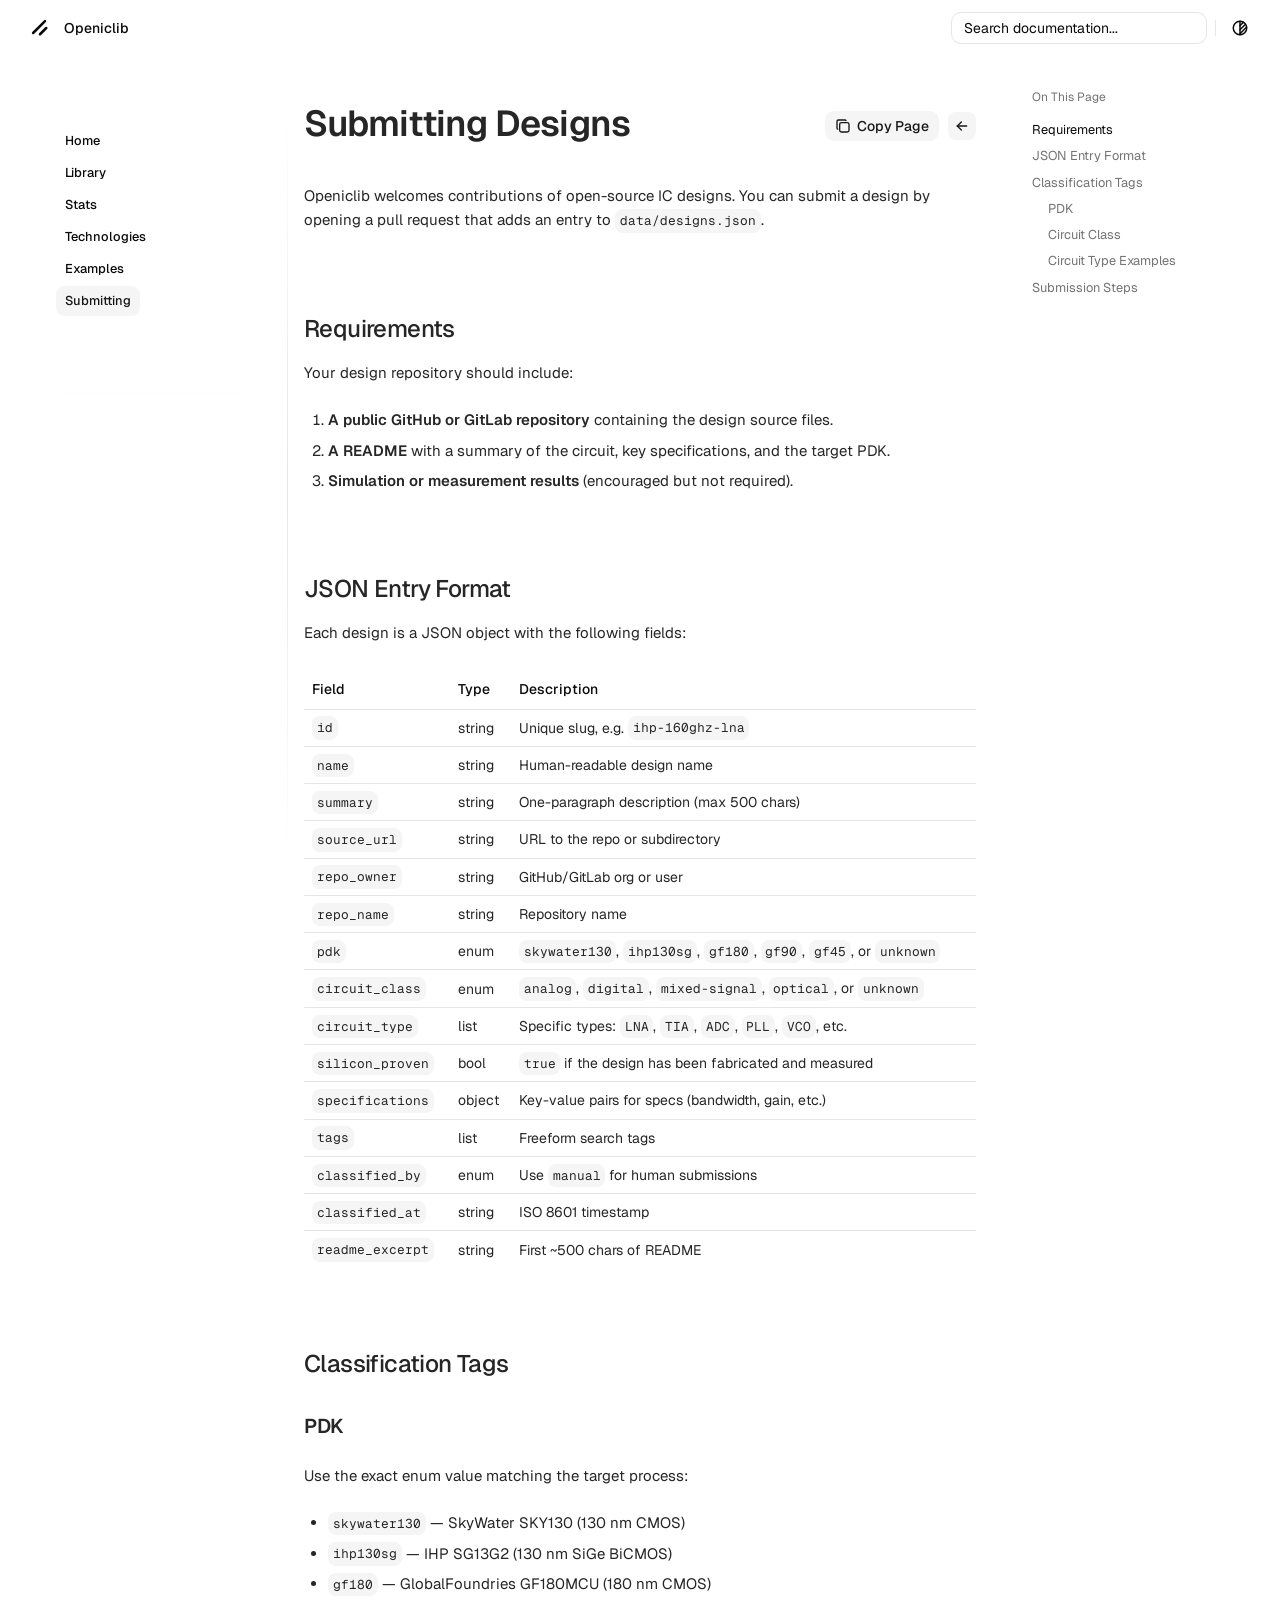
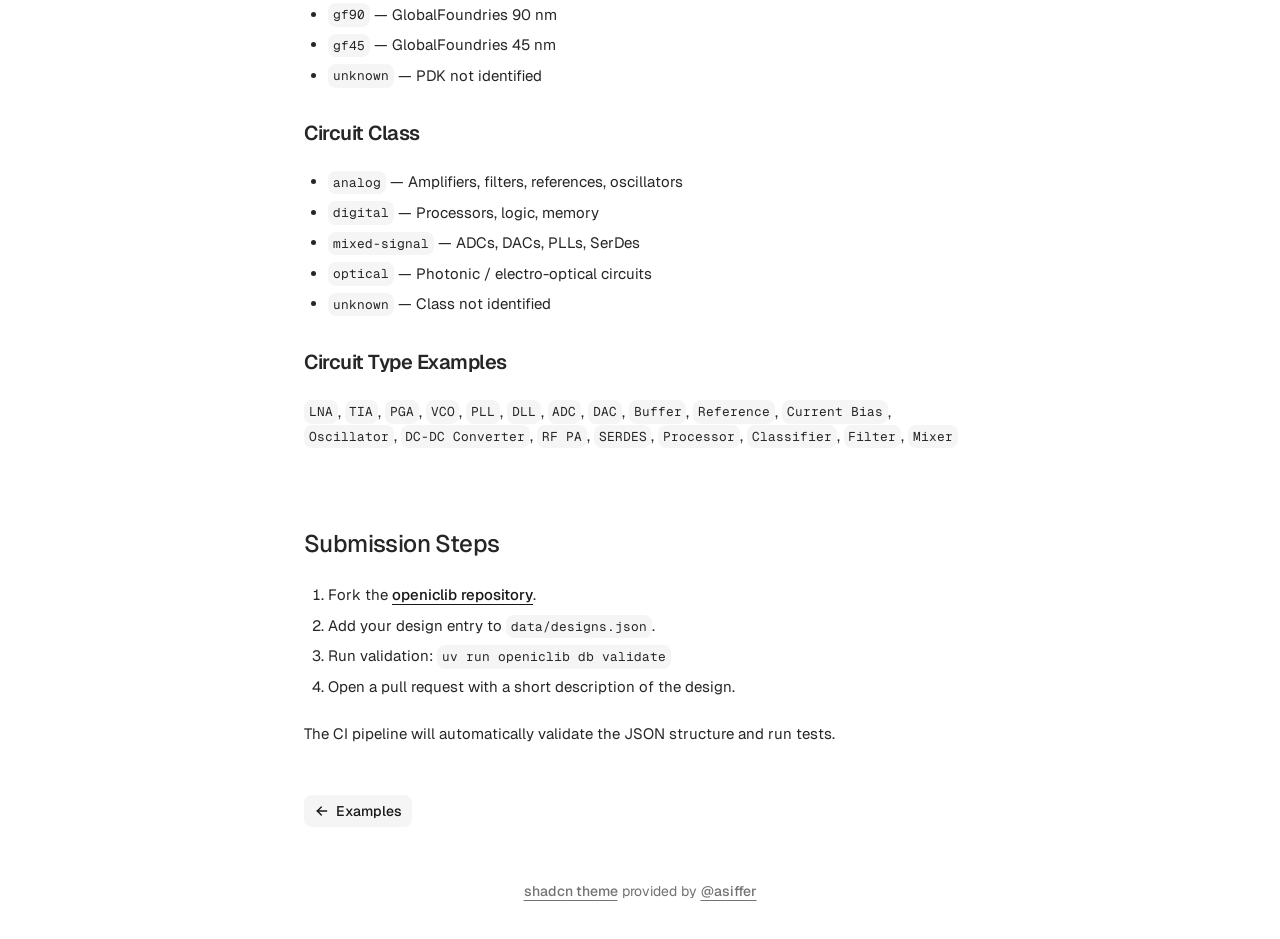
<file: submitting/index.html>
<!DOCTYPE html>
<html lang="en">

<head>
    <script>
        const base_url = "https://das-dias.github.io/openiclib/"; /* for search plugin notably */
    </script>
    <script integrity="sha384-m6cZ+Whl1ci89lidlu8DH4C+sZLNOYBvImtjUIhUK+iaNffXhqtbYgBVuuPfRsa0" src="../js/dark.js"></script>


    <meta charset="UTF-8">
    <meta name="viewport" content="width=device-width, initial-scale=1">

    


<title>Submitting Designs</title>









<link rel="canonical" href="https://das-dias.github.io/openiclib/submitting/">


<!-- Open Graph (Facebook, LinkedIn) -->

<meta property="og:title" content="Submitting Designs">





<meta property="og:url" content="https://das-dias.github.io/openiclib/submitting/">






<!-- Twitter Card -->

<meta name="twitter:title" content="Submitting Designs">






<!-- JSON-LD Structured Data -->



    <link rel="icon" href="../img/favicon.ico">

    <link href="../css/base.css" rel="stylesheet">
    <link href="../css/geist.css" rel="stylesheet">

    
    <style>
        :root {
            --theme-accent: oklch(62.3% 0.214 259.815);
        }
    </style>
    <link href="../assets/_mkdocstrings.css" rel="stylesheet">
    <link href="../assets/catalog.css" rel="stylesheet">

    

    <script src="../js/callbacks.js"></script>

    
    
<!-- katex -->
<link href="../css/katex.min.css" rel="stylesheet"/>
<!-- The loading of KaTeX is deferred to speed up page rendering -->
<script defer="" integrity="sha384-YPHNAPyrxGS8BNnA7Q4ommqra8WQPEjooVSLzFgwgs8OXJBvadbyvx4QpfiFurGr" src="../js/katex.min.js"></script>
<!-- To automatically render math in text elements, include the auto-render extension: -->
<script defer="" integrity="sha384-JKXHIJf8PKPyDFptuKZoUyMRQJAmQKj4B4xyOca62ebJhciMYGiDdq/9twUUWyZH" onload='renderMathInElement(document.body, {"macros": {"\\NN": "\\mathbb{N}", "\\dx": "\\mathrm{d}x"}, "trust": true});' src="../js/auto-render.min.js"></script>
    

    
    <script integrity="sha384-F07Cpw5v8spSU0H113F33m2NQQ/o6GqPTnTjf45ssG4Q6q58ZwhxBiQtIaqvnSpR" src="../js/echarts.min.js"></script>
<script integrity="sha384-z2nBxqjQr+3NoeDZBkvio6wHbU1KSPkNxT3AYgdsIm+PQAz5Lp3Oj9twImKNn6NW" src="../js/echarts-style.js"></script>
    

    

    
    <script>
    document.addEventListener("DOMContentLoaded", function () {
        document.querySelectorAll("a.headerlink").forEach(function (link) {
            link.addEventListener("click", function (e) {
                e.preventDefault();

                // Build the full URL with the anchor fragment
                const url = window.location.origin + window.location.pathname + this.getAttribute("href");

                navigator.clipboard.writeText(url).then(function () {
                    // Optional: brief visual feedback
                });
            });
        });
    });
</script>
    

    
    
</head>

<body
    class="text-foreground group/body overscroll-none font-sans antialiased [--footer-height:calc(var(--spacing)*14)] [--header-height:calc(var(--spacing)*14)] xl:[--footer-height:calc(var(--spacing)*24)] theme-default">
    <div id="inner-body" class="bg-background relative z-10 flex min-h-svh flex-col">
        <header class="bg-background sticky top-0 z-50 w-full" view-transition-name="header">
    <div class="container-wrapper 3xl:fixed:px-0 px-6">
        <div class="3xl:fixed:container flex h-(--header-height) items-center gap-2 **:data-[slot=separator]:!h-4">
            <button id="menu-button" data-slot="popover-trigger" onclick="onMobileMenuButtonClick(event)"
                class="group whitespace-nowrap rounded-md text-sm font-medium transition-all disabled:pointer-events-none disabled:opacity-50 [&amp;_svg]:pointer-events-none [&amp;_svg:not([class*='size-'])]:size-4 shrink-0 [&amp;_svg]:shrink-0 outline-none focus-visible:border-ring focus-visible:ring-ring/50 aria-invalid:ring-destructive/20 dark:aria-invalid:ring-destructive/40 aria-invalid:border-destructive hover:text-accent-foreground px-4 py-2 has-[&gt;svg]:px-3 extend-touch-target h-8 touch-manipulation items-center justify-start gap-2.5 !p-0 hover:bg-transparent focus-visible:bg-transparent focus-visible:ring-0 active:bg-transparent dark:hover:bg-transparent flex lg:hidden"
                type="button" aria-haspopup="dialog" aria-expanded="false" aria-controls="radix-«Rmplb»"
                data-state="closed">
                <div class="relative flex h-8 w-4 items-center justify-center">
                    <div class="relative size-4">
                        <!-- 16px x 16px -->
                        <svg xmlns="http://www.w3.org/2000/svg" viewBox="0 0 16 16" fill="none" stroke="currentColor"
                            stroke-width="2" stroke-linecap="round" stroke-linejoin="round">
                            <line x1="0" x2="16" y1="5" y2="5"
                                class="group-data-[state=open]:translate-y-[2.25px] group-data-[state=open]:-translate-x-[2.25px] group-data-[state=open]:rotate-45 transition-all duration-300 origin-center" />
                            <line x1="0" x2="16" y1="11" y2="11"
                                class="group-data-[state=open]:-translate-y-[2.25px] group-data-[state=open]:-translate-x-[2.25px] group-data-[state=open]:-rotate-45 transition-all duration-300 origin-center" />
                        </svg>
                    </div>

                    <span class="sr-only">Toggle Menu</span>
                </div>
                <span class="flex h-8 items-center text-lg leading-none font-medium">Menu</span>
            </button>
            <a data-slot="button"
                class="items-center justify-center gap-2 whitespace-nowrap rounded-md text-sm font-medium transition-all disabled:pointer-events-none disabled:opacity-50 [&_svg]:pointer-events-none [&_svg:not([class*='size-'])]:size-5 shrink-0 [&_svg]:shrink-0 outline-none focus-visible:border-ring focus-visible:ring-ring/50 focus-visible:ring-[3px] aria-invalid:ring-destructive/20 dark:aria-invalid:ring-destructive/40 aria-invalid:border-destructive hover:bg-accent hover:text-accent-foreground dark:hover:bg-accent/50 hidden h-8 lg:flex"
                href="https://das-dias.github.io/openiclib/">
                <span class="size-8 flex flex-row justify-center items-center">
                    

<svg xmlns="http://www.w3.org/2000/svg" viewBox="0 0 256 256"
    class="size-5">
    <rect width="256" height="256" fill="none"></rect>
    <line x1="208" y1="128" x2="128" y2="208" fill="none" stroke="currentColor" stroke-linecap="round"
        stroke-linejoin="round" stroke-width="32"></line>
    <line x1="192" y1="40" x2="40" y2="192" fill="none" stroke="currentColor" stroke-linecap="round"
        stroke-linejoin="round" stroke-width="32"></line>
</svg>


                </span>

                
                <h1 class="pr-2">Openiclib</h1>
                
            </a>
            
            <div class="ml-auto flex items-center gap-2 md:flex-1 md:justify-end">
                <div class="hidden w-full flex-1 md:flex md:w-auto md:flex-none">
                    <div class="hidden w-full flex-1 md:flex md:w-auto md:flex-none">
    <button onclick="onSearchBarClick(event)" data-slot="dialog-trigger" data-variant="outline" data-size="default" class="inline-flex shrink-0 items-center gap-2 text-sm whitespace-nowrap transition-all outline-none focus-visible:border-ring focus-visible:ring-[3px] focus-visible:ring-ring/50 disabled:pointer-events-none disabled:opacity-50 aria-invalid:border-destructive aria-invalid:ring-destructive/20 dark:aria-invalid:ring-destructive/40 [&amp;_svg]:pointer-events-none [&amp;_svg]:shrink-0 [&amp;_svg:not([class*='size-'])]:size-4 border bg-background hover:text-accent-foreground dark:border-input dark:hover:bg-input/50 px-4 py-2 has-[&gt;svg]:px-3 relative h-8 w-full justify-start rounded-lg pl-3 font-normal text-foreground shadow-none hover:bg-muted/50 sm:pr-12 md:w-48 lg:w-56 xl:w-64 dark:bg-card" type="button" aria-haspopup="dialog" aria-expanded="false" aria-controls="radix-_r_1_" data-state="closed">
        <span class="hidden lg:inline-flex">Search documentation...</span>
        <span class="inline-flex lg:hidden">Search...</span>
    </button>
</div>
<dialog id="search-dialog" onclick="onSearchDialogClick(event)"
    class="fixed top-1/2 left-1/2 -translate-x-1/2 -translate-y-1/2 bg-background rounded-lg shadow-lg border overflow-hidden p-0">
    <div class="w-lg gap-4">
        <div class="flex h-full w-full flex-col overflow-hidden rounded-md bg-popover text-popover-foreground">
            <div data-slot="command-input-wrapper" class="flex h-9 items-center gap-2 border-b px-3"><svg
                    xmlns="http://www.w3.org/2000/svg" width="24" height="24" viewBox="0 0 24 24" fill="none"
                    stroke="currentColor" stroke-width="2" stroke-linecap="round" stroke-linejoin="round"
                    class="lucide lucide-search size-4 shrink-0 opacity-50">
                    <circle cx="11" cy="11" r="8"></circle>
                    <path d="m21 21-4.3-4.3"></path>
                </svg>
                <input data-slot="command-input"
                    class="placeholder:text-muted-foreground flex h-10 w-full rounded-md bg-transparent py-3 text-sm outline-hidden disabled:cursor-not-allowed disabled:opacity-50"
                    placeholder="Search documentation..." cmdk-input="" autocomplete="off" autocorrect="off"
                    spellcheck="false" aria-autocomplete="list" role="combobox" aria-expanded="true"
                    aria-controls="radix-«r1t6»" aria-labelledby="radix-«r1t7»" id="radix-«r1t8»" type="text" value=""
                    aria-activedescendant="radix-«r1th»" oninput="onInputHandler(event)">
            </div>
        </div>
        <div id="mkdocs-search-results">
            <!-- search results go there -->
        </div>
    </div>
</dialog>
<script>
    document.removeEventListener("keydown", searchShortcutHandler);
    document.addEventListener("keydown", searchShortcutHandler);
</script>
                </div>
                
                <div data-orientation="vertical" role="none" data-slot="separator"
                    class="bg-border shrink-0 data-[orientation=horizontal]:h-px data-[orientation=horizontal]:w-full data-[orientation=vertical]:h-full data-[orientation=vertical]:w-px 3xl:flex hidden">
                </div>
                <button data-slot="button"
                    class="items-center justify-center gap-2 whitespace-nowrap rounded-md text-sm font-medium transition-all disabled:pointer-events-none disabled:opacity-50 [&amp;_svg]:pointer-events-none [&amp;_svg:not([class*='size-'])]:size-4 shrink-0 [&amp;_svg]:shrink-0 outline-none focus-visible:border-ring focus-visible:ring-ring/50 focus-visible:ring-[3px] aria-invalid:ring-destructive/20 dark:aria-invalid:ring-destructive/40 aria-invalid:border-destructive hover:bg-accent hover:text-accent-foreground dark:hover:bg-accent/50 size-8 3xl:flex hidden"
                    title="Toggle layout" onclick="toggleLayout(event)">
                    <span class="sr-only">Toggle layout</span>
                    <svg xmlns="http://www.w3.org/2000/svg" width="24" height="24" viewBox="0 0 24 24" fill="none"
                        stroke="currentColor" stroke-width="2" stroke-linecap="round" stroke-linejoin="round"
                        class="lucide lucide-gallery-horizontal">
                        <path d="M2 3v18"></path>
                        <rect width="12" height="18" x="6" y="3" rx="2"></rect>
                        <path d="M22 3v18"></path>
                    </svg>
                </button>
                <div data-orientation="vertical" role="none" data-slot="separator"
                    class="bg-border shrink-0 data-[orientation=horizontal]:h-px data-[orientation=horizontal]:w-full data-[orientation=vertical]:h-full data-[orientation=vertical]:w-px">
                </div>
                <button data-slot="button"
                    class="inline-flex items-center justify-center gap-2 whitespace-nowrap rounded-md text-sm font-medium transition-all disabled:pointer-events-none disabled:opacity-50 [&amp;_svg]:pointer-events-none [&amp;_svg:not([class*='size-'])]:size-4 shrink-0 [&amp;_svg]:shrink-0 outline-none focus-visible:border-ring focus-visible:ring-ring/50 focus-visible:ring-[3px] aria-invalid:ring-destructive/20 dark:aria-invalid:ring-destructive/40 aria-invalid:border-destructive hover:bg-accent hover:text-accent-foreground dark:hover:bg-accent/50 group/toggle extend-touch-target size-8"
                    title="Toggle theme" onclick="onThemeSwitch(event)">
                    <svg xmlns="http://www.w3.org/2000/svg" width="24" height="24" viewBox="0 0 24 24" fill="none"
                        stroke="currentColor" stroke-width="2" stroke-linecap="round" stroke-linejoin="round"
                        class="size-4.5">
                        <path stroke="none" d="M0 0h24v24H0z" fill="none"></path>
                        <path d="M12 12m-9 0a9 9 0 1 0 18 0a9 9 0 1 0 -18 0"></path>
                        <path d="M12 3l0 18"></path>
                        <path d="M12 9l4.65 -4.65"></path>
                        <path d="M12 14.3l7.37 -7.37"></path>
                        <path d="M12 19.6l8.85 -8.85"></path>
                    </svg>
                    <span class="sr-only">Toggle theme</span>
                </button>
            </div>
        </div>
    </div>
</header>
        <main class="flex flex-1 flex-col">
            <div class="container-wrapper flex flex-1 flex-col px-2">
                <div data-slot="sidebar-wrapper"
                    style="--sidebar-width:calc(var(--spacing) * 72);--sidebar-width-icon:3rem;"
                    class="group/sidebar-wrapper has-data-[variant=inset]:bg-sidebar flex w-full 3xl:fixed:container 3xl:fixed:px-3 min-h-min flex-1 items-start px-0 [--sidebar-width:220px] [--top-spacing:0] lg:grid lg:grid-cols-[var(--sidebar-width)_minmax(0,1fr)] lg:[--sidebar-width:240px] lg:[--top-spacing:calc(var(--spacing)*4)]">
                    <div data-slot="sidebar"
                        class="w-(--sidebar-width) flex-col text-sidebar-foreground sticky top-[calc(var(--header-height)+0.6rem)] z-30 hidden h-[calc(100svh-10rem)] overscroll-none bg-transparent [--sidebar-menu-width:--spacing(56)] lg:flex">
                        <div class="h-9"></div>
                        <div
                            class="absolute top-8 z-10 h-8 w-(--sidebar-menu-width) shrink-0 bg-gradient-to-b from-background via-background/80 to-background/50 blur-xs">
                        </div>
                        <div
                            class="absolute top-12 right-2 bottom-0 hidden h-full w-px bg-gradient-to-b from-transparent via-border to-transparent lg:flex">
                        </div>
                        <div data-slot="sidebar-content" data-sidebar="content" view-transition-name="sidebar"
                            class="flex min-h-0 flex-1 flex-col gap-2 overflow-auto group-data-[collapsible=icon]:overflow-hidden mx-auto no-scrollbar w-(--sidebar-menu-width) overflow-x-hidden px-2">
                            











<div data-slot="sidebar-group" data-sidebar="group" class="relative flex w-full min-w-0 flex-col p-2 pt-6">
    <div data-slot="sidebar-group-content" data-sidebar="group-content" class="w-full text-sm">
        <ul data-slot="sidebar-menu" data-sidebar="menu" class="flex w-full min-w-0 flex-col gap-0.5">
            
            
            <li data-slot="sidebar-menu-item" data-sidebar="menu-item" class="group/menu-item relative">
    <a data-slot="sidebar-menu-button" data-active="false" data-sidebar="menu-button"
        data-size="default" href="/openiclib/"
        class="peer/menu-button flex items-center gap-2 rounded-md p-2 text-left ring-sidebar-ring outline-hidden transition-[width,height,padding] group-has-data-[sidebar=menu-action]/menu-item:pr-8 group-data-[collapsible=icon]:size-8! group-data-[collapsible=icon]:p-2! focus-visible:ring-2 active:bg-sidebar-accent active:text-sidebar-accent-foreground disabled:pointer-events-none disabled:opacity-50 aria-disabled:pointer-events-none aria-disabled:opacity-50 data-[active=true]:font-medium data-[active=true]:text-sidebar-accent-foreground data-[state=open]:hover:bg-sidebar-accent data-[state=open]:hover:text-sidebar-accent-foreground [&>span:last-child]:truncate [&>svg]:size-4 [&>svg]:shrink-0 hover:bg-sidebar-accent hover:text-sidebar-accent-foreground relative h-[30px] w-fit overflow-visible border border-transparent text-[0.8rem] font-medium after:absolute after:inset-x-0 after:-inset-y-1 after:z-0 after:rounded-md data-[active=true]:border-accent data-[active=true]:bg-accent 3xl:fixed:w-full 3xl:fixed:max-w-48">

        
        Home
        

        

        

        
    </a>
</li>
            
            
            
            <li data-slot="sidebar-menu-item" data-sidebar="menu-item" class="group/menu-item relative">
    <a data-slot="sidebar-menu-button" data-active="false" data-sidebar="menu-button"
        data-size="default" href="/openiclib/library/"
        class="peer/menu-button flex items-center gap-2 rounded-md p-2 text-left ring-sidebar-ring outline-hidden transition-[width,height,padding] group-has-data-[sidebar=menu-action]/menu-item:pr-8 group-data-[collapsible=icon]:size-8! group-data-[collapsible=icon]:p-2! focus-visible:ring-2 active:bg-sidebar-accent active:text-sidebar-accent-foreground disabled:pointer-events-none disabled:opacity-50 aria-disabled:pointer-events-none aria-disabled:opacity-50 data-[active=true]:font-medium data-[active=true]:text-sidebar-accent-foreground data-[state=open]:hover:bg-sidebar-accent data-[state=open]:hover:text-sidebar-accent-foreground [&>span:last-child]:truncate [&>svg]:size-4 [&>svg]:shrink-0 hover:bg-sidebar-accent hover:text-sidebar-accent-foreground relative h-[30px] w-fit overflow-visible border border-transparent text-[0.8rem] font-medium after:absolute after:inset-x-0 after:-inset-y-1 after:z-0 after:rounded-md data-[active=true]:border-accent data-[active=true]:bg-accent 3xl:fixed:w-full 3xl:fixed:max-w-48">

        
        Library
        

        

        

        
    </a>
</li>
            
            
            
            <li data-slot="sidebar-menu-item" data-sidebar="menu-item" class="group/menu-item relative">
    <a data-slot="sidebar-menu-button" data-active="false" data-sidebar="menu-button"
        data-size="default" href="/openiclib/stats/"
        class="peer/menu-button flex items-center gap-2 rounded-md p-2 text-left ring-sidebar-ring outline-hidden transition-[width,height,padding] group-has-data-[sidebar=menu-action]/menu-item:pr-8 group-data-[collapsible=icon]:size-8! group-data-[collapsible=icon]:p-2! focus-visible:ring-2 active:bg-sidebar-accent active:text-sidebar-accent-foreground disabled:pointer-events-none disabled:opacity-50 aria-disabled:pointer-events-none aria-disabled:opacity-50 data-[active=true]:font-medium data-[active=true]:text-sidebar-accent-foreground data-[state=open]:hover:bg-sidebar-accent data-[state=open]:hover:text-sidebar-accent-foreground [&>span:last-child]:truncate [&>svg]:size-4 [&>svg]:shrink-0 hover:bg-sidebar-accent hover:text-sidebar-accent-foreground relative h-[30px] w-fit overflow-visible border border-transparent text-[0.8rem] font-medium after:absolute after:inset-x-0 after:-inset-y-1 after:z-0 after:rounded-md data-[active=true]:border-accent data-[active=true]:bg-accent 3xl:fixed:w-full 3xl:fixed:max-w-48">

        
        Stats
        

        

        

        
    </a>
</li>
            
            
            
            <li data-slot="sidebar-menu-item" data-sidebar="menu-item" class="group/menu-item relative">
    <a data-slot="sidebar-menu-button" data-active="false" data-sidebar="menu-button"
        data-size="default" href="/openiclib/technologies/"
        class="peer/menu-button flex items-center gap-2 rounded-md p-2 text-left ring-sidebar-ring outline-hidden transition-[width,height,padding] group-has-data-[sidebar=menu-action]/menu-item:pr-8 group-data-[collapsible=icon]:size-8! group-data-[collapsible=icon]:p-2! focus-visible:ring-2 active:bg-sidebar-accent active:text-sidebar-accent-foreground disabled:pointer-events-none disabled:opacity-50 aria-disabled:pointer-events-none aria-disabled:opacity-50 data-[active=true]:font-medium data-[active=true]:text-sidebar-accent-foreground data-[state=open]:hover:bg-sidebar-accent data-[state=open]:hover:text-sidebar-accent-foreground [&>span:last-child]:truncate [&>svg]:size-4 [&>svg]:shrink-0 hover:bg-sidebar-accent hover:text-sidebar-accent-foreground relative h-[30px] w-fit overflow-visible border border-transparent text-[0.8rem] font-medium after:absolute after:inset-x-0 after:-inset-y-1 after:z-0 after:rounded-md data-[active=true]:border-accent data-[active=true]:bg-accent 3xl:fixed:w-full 3xl:fixed:max-w-48">

        
        Technologies
        

        

        

        
    </a>
</li>
            
            
            
            <li data-slot="sidebar-menu-item" data-sidebar="menu-item" class="group/menu-item relative">
    <a data-slot="sidebar-menu-button" data-active="false" data-sidebar="menu-button"
        data-size="default" href="/openiclib/examples/"
        class="peer/menu-button flex items-center gap-2 rounded-md p-2 text-left ring-sidebar-ring outline-hidden transition-[width,height,padding] group-has-data-[sidebar=menu-action]/menu-item:pr-8 group-data-[collapsible=icon]:size-8! group-data-[collapsible=icon]:p-2! focus-visible:ring-2 active:bg-sidebar-accent active:text-sidebar-accent-foreground disabled:pointer-events-none disabled:opacity-50 aria-disabled:pointer-events-none aria-disabled:opacity-50 data-[active=true]:font-medium data-[active=true]:text-sidebar-accent-foreground data-[state=open]:hover:bg-sidebar-accent data-[state=open]:hover:text-sidebar-accent-foreground [&>span:last-child]:truncate [&>svg]:size-4 [&>svg]:shrink-0 hover:bg-sidebar-accent hover:text-sidebar-accent-foreground relative h-[30px] w-fit overflow-visible border border-transparent text-[0.8rem] font-medium after:absolute after:inset-x-0 after:-inset-y-1 after:z-0 after:rounded-md data-[active=true]:border-accent data-[active=true]:bg-accent 3xl:fixed:w-full 3xl:fixed:max-w-48">

        
        Examples
        

        

        

        
    </a>
</li>
            
            
            
            <li data-slot="sidebar-menu-item" data-sidebar="menu-item" class="group/menu-item relative">
    <a data-slot="sidebar-menu-button" data-active="true" data-sidebar="menu-button"
        data-size="default" href="/openiclib/submitting/"
        class="peer/menu-button flex items-center gap-2 rounded-md p-2 text-left ring-sidebar-ring outline-hidden transition-[width,height,padding] group-has-data-[sidebar=menu-action]/menu-item:pr-8 group-data-[collapsible=icon]:size-8! group-data-[collapsible=icon]:p-2! focus-visible:ring-2 active:bg-sidebar-accent active:text-sidebar-accent-foreground disabled:pointer-events-none disabled:opacity-50 aria-disabled:pointer-events-none aria-disabled:opacity-50 data-[active=true]:font-medium data-[active=true]:text-sidebar-accent-foreground data-[state=open]:hover:bg-sidebar-accent data-[state=open]:hover:text-sidebar-accent-foreground [&>span:last-child]:truncate [&>svg]:size-4 [&>svg]:shrink-0 hover:bg-sidebar-accent hover:text-sidebar-accent-foreground relative h-[30px] w-fit overflow-visible border border-transparent text-[0.8rem] font-medium after:absolute after:inset-x-0 after:-inset-y-1 after:z-0 after:rounded-md data-[active=true]:border-accent data-[active=true]:bg-accent 3xl:fixed:w-full 3xl:fixed:max-w-48">

        
        Submitting
        

        

        

        
    </a>
</li>
            
            
        </ul>
    </div>
</div>






<div
    class="sticky -bottom-1 z-10 h-16 shrink-0 bg-gradient-to-t from-background via-background/80 to-background/50 blur-xs">
</div>
                        </div>
                    </div>
                    <div class="h-full w-full">
                        <div data-slot="docs" class="flex items-stretch text-[1.05rem] sm:text-[15px] xl:w-full">
                            <div class="flex min-w-0 flex-1 flex-col">
                                <div class="h-(--top-spacing) shrink-0"></div>
                                <article class="w-full" view-transition-name="page">
  <div class="flex flex-col gap-2">
    <div class="flex flex-col gap-2">
      <div id="page-header" class="flex items-start justify-between">
        <h1 class="scroll-m-20 text-4xl font-semibold tracking-tight sm:text-3xl xl:text-4xl">
          Submitting Designs
        </h1>

        <div class="flex items-center gap-2 pt-1.5">
          <button
    onclick="fetch(`https://das-dias.github.io/openiclib/submitting.md`).then((r) => r.blob()).then((blob) => navigator.clipboard.write([new ClipboardItem({ 'text/plain': blob })]))"
    data-slot="button" class="secondary cursor-pointer">
    <svg xmlns="http://www.w3.org/2000/svg" width="24" height="24" viewBox="0 0 24 24" fill="none" stroke="currentColor"
        stroke-width="2" stroke-linecap="round" stroke-linejoin="round" class="tabler-icon tabler-icon-copy ">
        <path
            d="M7 7m0 2.667a2.667 2.667 0 0 1 2.667 -2.667h8.666a2.667 2.667 0 0 1 2.667 2.667v8.666a2.667 2.667 0 0 1 -2.667 2.667h-8.666a2.667 2.667 0 0 1 -2.667 -2.667z">
        </path>
        <path d="M4.012 16.737a2.005 2.005 0 0 1 -1.012 -1.737v-10c0 -1.1 .9 -2 2 -2h10c.75 0 1.158 .385 1.5 1"></path>
    </svg>
    <span class="max-md:hidden">Copy Page</span>
</button>
          
          <a data-slot="button" id="previous-button"
            class="inline-flex items-center justify-center gap-2 whitespace-nowrap rounded-md text-sm font-medium transition-all disabled:pointer-events-none disabled:opacity-50 [&amp;_svg]:pointer-events-none [&amp;_svg:not([class*='size-'])]:size-4 shrink-0 [&amp;_svg]:shrink-0 outline-none focus-visible:border-ring focus-visible:ring-ring/50 focus-visible:ring-[3px] aria-invalid:ring-destructive/20 dark:aria-invalid:ring-destructive/40 aria-invalid:border-destructive bg-secondary text-secondary-foreground hover:bg-secondary/80 extend-touch-target size-8 shadow-none md:size-7"
            href="/openiclib/examples/">
            <svg xmlns="http://www.w3.org/2000/svg" width="24" height="24" viewBox="0 0 24 24" fill="none"
              stroke="currentColor" stroke-width="2" stroke-linecap="round" stroke-linejoin="round"
              class="tabler-icon tabler-icon-arrow-left">
              <path d="M5 12l14 0"></path>
              <path d="M5 12l6 6"></path>
              <path d="M5 12l6 -6"></path>
            </svg>
            <span class="sr-only">Previous</span>
          </a>
          
          
        </div>
      </div>
      
    </div>
    <div class="flex justify-end items-center">
       
    </div>
  </div>
  <div class="typography w-full flex-1 *:data-[slot=alert]:first:mt-0">
    <p>Openiclib welcomes contributions of open-source IC designs. You can submit a
design by opening a pull request that adds an entry to <code>data/designs.json</code>.</p>
<h2 id="requirements">Requirements</h2>
<p>Your design repository should include:</p>
<ol>
<li><strong>A public GitHub or GitLab repository</strong> containing the design source files.</li>
<li><strong>A README</strong> with a summary of the circuit, key specifications, and the
   target PDK.</li>
<li><strong>Simulation or measurement results</strong> (encouraged but not required).</li>
</ol>
<h2 id="json-entry-format">JSON Entry Format</h2>
<p>Each design is a JSON object with the following fields:</p>
<div class="table-wrapper"><table>
<thead>
<tr>
<th>Field</th>
<th>Type</th>
<th>Description</th>
</tr>
</thead>
<tbody>
<tr>
<td><code>id</code></td>
<td>string</td>
<td>Unique slug, e.g. <code>ihp-160ghz-lna</code></td>
</tr>
<tr>
<td><code>name</code></td>
<td>string</td>
<td>Human-readable design name</td>
</tr>
<tr>
<td><code>summary</code></td>
<td>string</td>
<td>One-paragraph description (max 500 chars)</td>
</tr>
<tr>
<td><code>source_url</code></td>
<td>string</td>
<td>URL to the repo or subdirectory</td>
</tr>
<tr>
<td><code>repo_owner</code></td>
<td>string</td>
<td>GitHub/GitLab org or user</td>
</tr>
<tr>
<td><code>repo_name</code></td>
<td>string</td>
<td>Repository name</td>
</tr>
<tr>
<td><code>pdk</code></td>
<td>enum</td>
<td><code>skywater130</code>, <code>ihp130sg</code>, <code>gf180</code>, <code>gf90</code>, <code>gf45</code>, or <code>unknown</code></td>
</tr>
<tr>
<td><code>circuit_class</code></td>
<td>enum</td>
<td><code>analog</code>, <code>digital</code>, <code>mixed-signal</code>, <code>optical</code>, or <code>unknown</code></td>
</tr>
<tr>
<td><code>circuit_type</code></td>
<td>list</td>
<td>Specific types: <code>LNA</code>, <code>TIA</code>, <code>ADC</code>, <code>PLL</code>, <code>VCO</code>, etc.</td>
</tr>
<tr>
<td><code>silicon_proven</code></td>
<td>bool</td>
<td><code>true</code> if the design has been fabricated and measured</td>
</tr>
<tr>
<td><code>specifications</code></td>
<td>object</td>
<td>Key-value pairs for specs (bandwidth, gain, etc.)</td>
</tr>
<tr>
<td><code>tags</code></td>
<td>list</td>
<td>Freeform search tags</td>
</tr>
<tr>
<td><code>classified_by</code></td>
<td>enum</td>
<td>Use <code>manual</code> for human submissions</td>
</tr>
<tr>
<td><code>classified_at</code></td>
<td>string</td>
<td>ISO 8601 timestamp</td>
</tr>
<tr>
<td><code>readme_excerpt</code></td>
<td>string</td>
<td>First ~500 chars of README</td>
</tr>
</tbody>
</table></div>
<h2 id="classification-tags">Classification Tags</h2>
<h3 id="pdk">PDK</h3>
<p>Use the exact enum value matching the target process:</p>
<ul>
<li><code>skywater130</code> — SkyWater SKY130 (130 nm CMOS)</li>
<li><code>ihp130sg</code> — IHP SG13G2 (130 nm SiGe BiCMOS)</li>
<li><code>gf180</code> — GlobalFoundries GF180MCU (180 nm CMOS)</li>
<li><code>gf90</code> — GlobalFoundries 90 nm</li>
<li><code>gf45</code> — GlobalFoundries 45 nm</li>
<li><code>unknown</code> — PDK not identified</li>
</ul>
<h3 id="circuit-class">Circuit Class</h3>
<ul>
<li><code>analog</code> — Amplifiers, filters, references, oscillators</li>
<li><code>digital</code> — Processors, logic, memory</li>
<li><code>mixed-signal</code> — ADCs, DACs, PLLs, SerDes</li>
<li><code>optical</code> — Photonic / electro-optical circuits</li>
<li><code>unknown</code> — Class not identified</li>
</ul>
<h3 id="circuit-type-examples">Circuit Type Examples</h3>
<p><code>LNA</code>, <code>TIA</code>, <code>PGA</code>, <code>VCO</code>, <code>PLL</code>, <code>DLL</code>, <code>ADC</code>, <code>DAC</code>, <code>Buffer</code>,
<code>Reference</code>, <code>Current Bias</code>, <code>Oscillator</code>, <code>DC-DC Converter</code>, <code>RF PA</code>,
<code>SERDES</code>, <code>Processor</code>, <code>Classifier</code>, <code>Filter</code>, <code>Mixer</code></p>
<h2 id="submission-steps">Submission Steps</h2>
<ol>
<li>Fork the <a href="https://github.com/openiclib/openiclib">openiclib repository</a>.</li>
<li>Add your design entry to <code>data/designs.json</code>.</li>
<li>Run validation: <code>uv run openiclib db validate</code></li>
<li>Open a pull request with a short description of the design.</li>
</ol>
<p>The CI pipeline will automatically validate the JSON structure and run tests.</p>
  </div>
  
  <script>
    document.querySelectorAll('article h2, article h3').forEach((header) => {
      toc.observer.observe(header);
    });
  </script>
</article>
                                <div class="mx-auto flex flex-wrap h-16 w-full max-w-2xl items-center gap-2 px-4 md:px-0">
    
    <a data-slot="button"
        class="inline-flex items-center justify-center whitespace-nowrap text-sm font-medium transition-all disabled:pointer-events-none disabled:opacity-50 [&amp;_svg]:pointer-events-none [&amp;_svg:not([class*='size-'])]:size-4 shrink-0 [&amp;_svg]:shrink-0 outline-none focus-visible:border-ring focus-visible:ring-ring/50 focus-visible:ring-[3px] aria-invalid:ring-destructive/20 dark:aria-invalid:ring-destructive/40 aria-invalid:border-destructive bg-secondary text-secondary-foreground hover:bg-secondary/80 h-8 rounded-md gap-1.5 px-3 has-[&gt;svg]:px-2.5 shadow-none"
        href="/openiclib/examples/">
        <svg xmlns="http://www.w3.org/2000/svg" width="24" height="24" viewBox="0 0 24 24" fill="none"
            stroke="currentColor" stroke-width="2" stroke-linecap="round" stroke-linejoin="round"
            class="tabler-icon tabler-icon-arrow-left ">
            <path d="M5 12l14 0"></path>
            <path d="M5 12l6 6"></path>
            <path d="M5 12l6 -6"></path>
        </svg>
        <span class="max-[500px]:hidden">Examples</span>
    </a>
    
    
</div>
                                <dialog id="bottom-sidebar" onclick="onBottomSidebarDialogClick(event)" class="bg-transparent"
    style="position: fixed; left: 0px; top: 0px; transform: translate(0px, 58px); min-width: max-content; --radix-popper-transform-origin: 0% 0px; will-change: transform; z-index: 50; --radix-popper-available-width: 504px; --radix-popper-available-height: 857px; --radix-popper-anchor-width: 72.94999694824219px; --radix-popper-anchor-height: 32px;">
    <div data-side="bottom" data-align="start" data-state="open" role="dialog" data-slot="popover-content"
        class="text-popover-foreground data-[state=open]:animate-in data-[state=closed]:animate-out data-[state=closed]:fade-out-0 data-[state=open]:fade-in-0 data-[state=closed]:zoom-out-95 data-[state=open]:zoom-in-95 data-[side=bottom]:slide-in-from-top-2 data-[side=left]:slide-in-from-right-2 data-[side=right]:slide-in-from-left-2 data-[side=top]:slide-in-from-bottom-2 z-50 origin-(--radix-popover-content-transform-origin) border outline-hidden bg-background/90 no-scrollbar h-(--radix-popper-available-height) w-(--radix-popper-available-width) overflow-y-auto rounded-none border-none p-0 shadow-none backdrop-blur duration-100"
        style="--radix-popover-content-transform-origin: var(--radix-popper-transform-origin); --radix-popover-content-available-width: var(--radix-popper-available-width); --radix-popover-content-available-height: var(--radix-popper-available-height); --radix-popover-trigger-width: var(--radix-popper-anchor-width); --radix-popover-trigger-height: var(--radix-popper-anchor-height);"
        tabindex="-1">
        <div class="flex flex-col gap-12 overflow-auto px-6 py-6">
            
            
            

            
            <div class="flex flex-col gap-4">
                <div class="text-muted-foreground text-sm font-medium">Menu</div>
                <div class="flex flex-col gap-3">
                    
                    <a class="text-2xl font-medium" href="..">
                        
                        Home
                        
                    </a>
                    
                    <a class="text-2xl font-medium" href="../library/">
                        
                        Library
                        
                    </a>
                    
                    <a class="text-2xl font-medium" href="../stats/">
                        
                        Stats
                        
                    </a>
                    
                    <a class="text-2xl font-medium" href="../technologies/">
                        
                        Technologies
                        
                    </a>
                    
                    <a class="text-2xl font-medium" href="../examples/">
                        
                        Examples
                        
                    </a>
                    
                    <a class="text-2xl font-medium" href="./">
                        
                        Submitting
                        
                    </a>
                    
                </div>
            </div>
            

            
            

        </div>
    </div>
</dialog>
                            </div>
                            <div
                                class="sticky top-[calc(var(--header-height)+1px)] ml-auto hidden h-[calc(100svh-var(--header-height)-var(--footer-height))] w-72 flex-col gap-4 overflow-hidden overscroll-none pb-8 xl:flex">
                                <div class="h-(--top-spacing) shrink-0"></div>
                                <div id="toc" view-transition-name="toc" class="no-scrollbar overflow-y-auto px-8">
    <div class="flex flex-col gap-2 p-4 pt-0 text-sm">
        <p class="text-muted-foreground bg-background sticky top-0 h-6 text-xs">On This Page</p>
        
        
        
        
        <a href="#requirements"
            class="text-muted-foreground hover:text-foreground data-[active=true]:text-foreground text-[0.8rem] no-underline transition-colors data-[depth=3]:pl-4 data-[depth=4]:pl-6"
            data-active="false" data-depth="2" onClick="deferSetActiveTocLink('#requirements');">
            Requirements
        </a>
        

        
        <a href="#json-entry-format"
            class="text-muted-foreground hover:text-foreground data-[active=true]:text-foreground text-[0.8rem] no-underline transition-colors data-[depth=3]:pl-4 data-[depth=4]:pl-6"
            data-active="false" data-depth="2" onClick="deferSetActiveTocLink('#json-entry-format');">
            JSON Entry Format
        </a>
        

        
        <a href="#classification-tags"
            class="text-muted-foreground hover:text-foreground data-[active=true]:text-foreground text-[0.8rem] no-underline transition-colors data-[depth=3]:pl-4 data-[depth=4]:pl-6"
            data-active="false" data-depth="2" onClick="deferSetActiveTocLink('#classification-tags');">
            Classification Tags
        </a>
        
        
        <a href="#pdk"
            class="text-muted-foreground hover:text-foreground data-[active=true]:text-foreground text-[0.8rem] no-underline transition-colors data-[depth=3]:pl-4 data-[depth=4]:pl-6"
            data-active="false" data-depth="3" onClick="deferSetActiveTocLink('#pdk');">
            PDK
        </a>
        
        <a href="#circuit-class"
            class="text-muted-foreground hover:text-foreground data-[active=true]:text-foreground text-[0.8rem] no-underline transition-colors data-[depth=3]:pl-4 data-[depth=4]:pl-6"
            data-active="false" data-depth="3" onClick="deferSetActiveTocLink('#circuit-class');">
            Circuit Class
        </a>
        
        <a href="#circuit-type-examples"
            class="text-muted-foreground hover:text-foreground data-[active=true]:text-foreground text-[0.8rem] no-underline transition-colors data-[depth=3]:pl-4 data-[depth=4]:pl-6"
            data-active="false" data-depth="3" onClick="deferSetActiveTocLink('#circuit-type-examples');">
            Circuit Type Examples
        </a>
        
        

        
        <a href="#submission-steps"
            class="text-muted-foreground hover:text-foreground data-[active=true]:text-foreground text-[0.8rem] no-underline transition-colors data-[depth=3]:pl-4 data-[depth=4]:pl-6"
            data-active="false" data-depth="2" onClick="deferSetActiveTocLink('#submission-steps');">
            Submission Steps
        </a>
        

        
        
        
        

    </div>
    <div class="h-12"></div>

</div>
                            </div>
                        </div>
                    </div>
                </div>
            </div>
        </main>
        <footer view-transition-name="footer"
    class="group-has-[.section-soft]/body:bg-surface/40 3xl:fixed:bg-transparent dark:bg-transparent">
    <div class="container-wrapper px-4 xl:px-6">
        <div class="flex h-(--footer-height) items-center justify-between">
            <div class="text-muted-foreground w-full text-center text-xs leading-loose sm:text-sm">
                
                <a href="https://github.com/asiffer/mkdocs-shadcn">shadcn theme</a> provided by
                <a href="https://github.com/asiffer">@asiffer</a>
            </div>
        </div>
    </div>
</footer>
    </div>
     

<script src="../assets/catalog.js"></script>

     

<script src="../search/main.js"></script>


    

    <script src="../js/copy-button.js"></script>
    <script src="../js/sidebar.js"></script>
    <script src="../js/slider.js"></script>
    <script>updatePygmentsStylesheet();</script>
    
    <script>fetchStargazers("None");</script>
    
    
    <script integrity="sha384-Oi13RhLSSgEpSmRyDbfsfmU5N1KzT7IBoQqMenKZoi1Mu+0mCDcF1mKtSZw3cd80" src="../js/mkdocstrings.js"></script>
    
    
    <script integrity="sha384-rPk5N1h70rv6ztd86UBQ14H17tD0d/MVi4mzOmieyoRHV5lbqGdg+O/IfTivzm/G" src="../js/socket.io.min.js"></script>
<script integrity="sha384-5H5Z+a/mJwVaYaE9Vg0r1v0Sp+AM09zccLz1lSolwEPwb43iQX7dJaYwd4uwCpVD" src="../js/codexec.js"></script>
    
    <script type="speculationrules">
{
  "prerender": [
    {
      "where": {
          "selector_matches": ["#next-button", "#previous-button"]
      }
    }
  ]
}
</script>
</body>

</html>
</file>
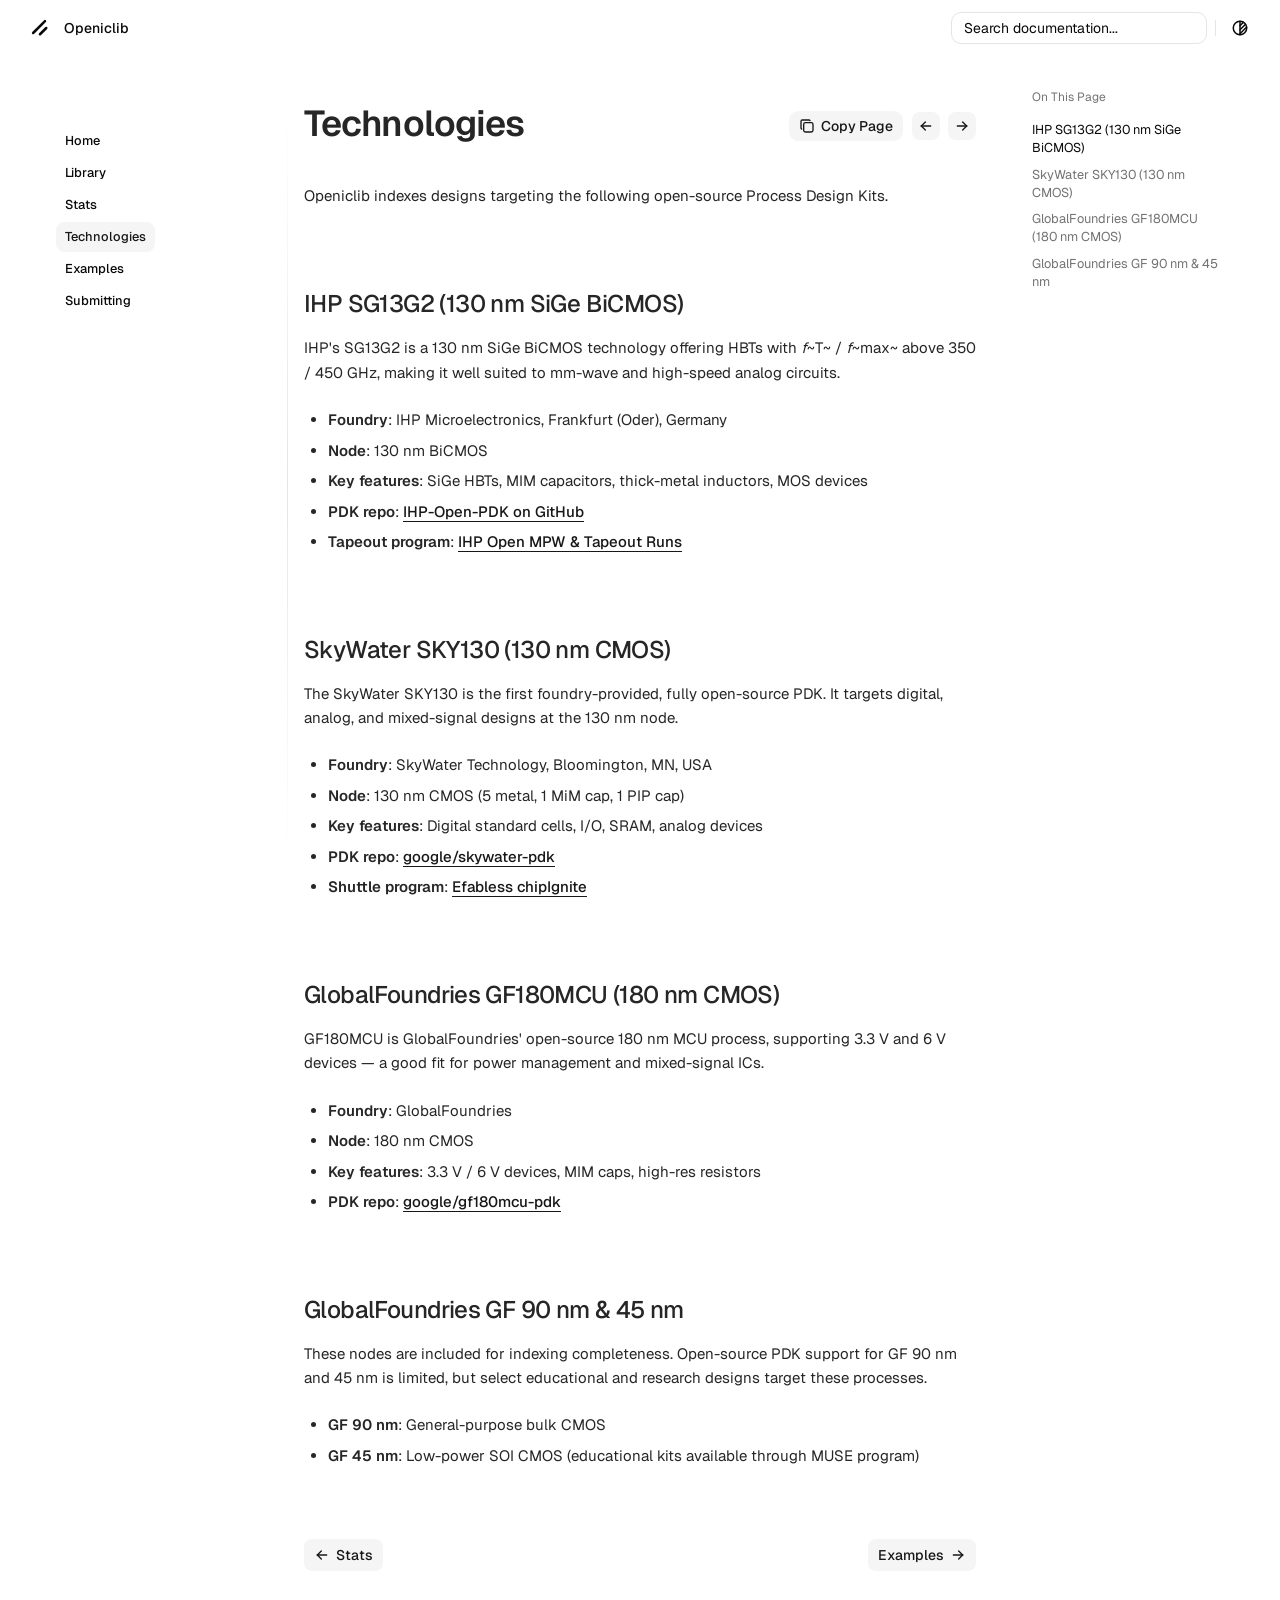
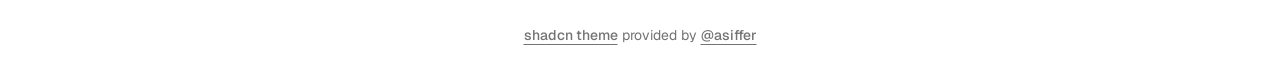
<file: technologies/index.html>
<!DOCTYPE html>
<html lang="en">

<head>
    <script>
        const base_url = "https://das-dias.github.io/openiclib/"; /* for search plugin notably */
    </script>
    <script integrity="sha384-m6cZ+Whl1ci89lidlu8DH4C+sZLNOYBvImtjUIhUK+iaNffXhqtbYgBVuuPfRsa0" src="../js/dark.js"></script>


    <meta charset="UTF-8">
    <meta name="viewport" content="width=device-width, initial-scale=1">

    


<title>Technologies</title>









<link rel="canonical" href="https://das-dias.github.io/openiclib/technologies/">


<!-- Open Graph (Facebook, LinkedIn) -->

<meta property="og:title" content="Technologies">





<meta property="og:url" content="https://das-dias.github.io/openiclib/technologies/">






<!-- Twitter Card -->

<meta name="twitter:title" content="Technologies">






<!-- JSON-LD Structured Data -->



    <link rel="icon" href="../img/favicon.ico">

    <link href="../css/base.css" rel="stylesheet">
    <link href="../css/geist.css" rel="stylesheet">

    
    <style>
        :root {
            --theme-accent: oklch(62.3% 0.214 259.815);
        }
    </style>
    <link href="../assets/_mkdocstrings.css" rel="stylesheet">
    <link href="../assets/catalog.css" rel="stylesheet">

    

    <script src="../js/callbacks.js"></script>

    
    
<!-- katex -->
<link href="../css/katex.min.css" rel="stylesheet"/>
<!-- The loading of KaTeX is deferred to speed up page rendering -->
<script defer="" integrity="sha384-YPHNAPyrxGS8BNnA7Q4ommqra8WQPEjooVSLzFgwgs8OXJBvadbyvx4QpfiFurGr" src="../js/katex.min.js"></script>
<!-- To automatically render math in text elements, include the auto-render extension: -->
<script defer="" integrity="sha384-JKXHIJf8PKPyDFptuKZoUyMRQJAmQKj4B4xyOca62ebJhciMYGiDdq/9twUUWyZH" onload='renderMathInElement(document.body, {"macros": {"\\NN": "\\mathbb{N}", "\\dx": "\\mathrm{d}x"}, "trust": true});' src="../js/auto-render.min.js"></script>
    

    
    <script integrity="sha384-F07Cpw5v8spSU0H113F33m2NQQ/o6GqPTnTjf45ssG4Q6q58ZwhxBiQtIaqvnSpR" src="../js/echarts.min.js"></script>
<script integrity="sha384-z2nBxqjQr+3NoeDZBkvio6wHbU1KSPkNxT3AYgdsIm+PQAz5Lp3Oj9twImKNn6NW" src="../js/echarts-style.js"></script>
    

    

    
    <script>
    document.addEventListener("DOMContentLoaded", function () {
        document.querySelectorAll("a.headerlink").forEach(function (link) {
            link.addEventListener("click", function (e) {
                e.preventDefault();

                // Build the full URL with the anchor fragment
                const url = window.location.origin + window.location.pathname + this.getAttribute("href");

                navigator.clipboard.writeText(url).then(function () {
                    // Optional: brief visual feedback
                });
            });
        });
    });
</script>
    

    
    
</head>

<body
    class="text-foreground group/body overscroll-none font-sans antialiased [--footer-height:calc(var(--spacing)*14)] [--header-height:calc(var(--spacing)*14)] xl:[--footer-height:calc(var(--spacing)*24)] theme-default">
    <div id="inner-body" class="bg-background relative z-10 flex min-h-svh flex-col">
        <header class="bg-background sticky top-0 z-50 w-full" view-transition-name="header">
    <div class="container-wrapper 3xl:fixed:px-0 px-6">
        <div class="3xl:fixed:container flex h-(--header-height) items-center gap-2 **:data-[slot=separator]:!h-4">
            <button id="menu-button" data-slot="popover-trigger" onclick="onMobileMenuButtonClick(event)"
                class="group whitespace-nowrap rounded-md text-sm font-medium transition-all disabled:pointer-events-none disabled:opacity-50 [&amp;_svg]:pointer-events-none [&amp;_svg:not([class*='size-'])]:size-4 shrink-0 [&amp;_svg]:shrink-0 outline-none focus-visible:border-ring focus-visible:ring-ring/50 aria-invalid:ring-destructive/20 dark:aria-invalid:ring-destructive/40 aria-invalid:border-destructive hover:text-accent-foreground px-4 py-2 has-[&gt;svg]:px-3 extend-touch-target h-8 touch-manipulation items-center justify-start gap-2.5 !p-0 hover:bg-transparent focus-visible:bg-transparent focus-visible:ring-0 active:bg-transparent dark:hover:bg-transparent flex lg:hidden"
                type="button" aria-haspopup="dialog" aria-expanded="false" aria-controls="radix-«Rmplb»"
                data-state="closed">
                <div class="relative flex h-8 w-4 items-center justify-center">
                    <div class="relative size-4">
                        <!-- 16px x 16px -->
                        <svg xmlns="http://www.w3.org/2000/svg" viewBox="0 0 16 16" fill="none" stroke="currentColor"
                            stroke-width="2" stroke-linecap="round" stroke-linejoin="round">
                            <line x1="0" x2="16" y1="5" y2="5"
                                class="group-data-[state=open]:translate-y-[2.25px] group-data-[state=open]:-translate-x-[2.25px] group-data-[state=open]:rotate-45 transition-all duration-300 origin-center" />
                            <line x1="0" x2="16" y1="11" y2="11"
                                class="group-data-[state=open]:-translate-y-[2.25px] group-data-[state=open]:-translate-x-[2.25px] group-data-[state=open]:-rotate-45 transition-all duration-300 origin-center" />
                        </svg>
                    </div>

                    <span class="sr-only">Toggle Menu</span>
                </div>
                <span class="flex h-8 items-center text-lg leading-none font-medium">Menu</span>
            </button>
            <a data-slot="button"
                class="items-center justify-center gap-2 whitespace-nowrap rounded-md text-sm font-medium transition-all disabled:pointer-events-none disabled:opacity-50 [&_svg]:pointer-events-none [&_svg:not([class*='size-'])]:size-5 shrink-0 [&_svg]:shrink-0 outline-none focus-visible:border-ring focus-visible:ring-ring/50 focus-visible:ring-[3px] aria-invalid:ring-destructive/20 dark:aria-invalid:ring-destructive/40 aria-invalid:border-destructive hover:bg-accent hover:text-accent-foreground dark:hover:bg-accent/50 hidden h-8 lg:flex"
                href="https://das-dias.github.io/openiclib/">
                <span class="size-8 flex flex-row justify-center items-center">
                    

<svg xmlns="http://www.w3.org/2000/svg" viewBox="0 0 256 256"
    class="size-5">
    <rect width="256" height="256" fill="none"></rect>
    <line x1="208" y1="128" x2="128" y2="208" fill="none" stroke="currentColor" stroke-linecap="round"
        stroke-linejoin="round" stroke-width="32"></line>
    <line x1="192" y1="40" x2="40" y2="192" fill="none" stroke="currentColor" stroke-linecap="round"
        stroke-linejoin="round" stroke-width="32"></line>
</svg>


                </span>

                
                <h1 class="pr-2">Openiclib</h1>
                
            </a>
            
            <div class="ml-auto flex items-center gap-2 md:flex-1 md:justify-end">
                <div class="hidden w-full flex-1 md:flex md:w-auto md:flex-none">
                    <div class="hidden w-full flex-1 md:flex md:w-auto md:flex-none">
    <button onclick="onSearchBarClick(event)" data-slot="dialog-trigger" data-variant="outline" data-size="default" class="inline-flex shrink-0 items-center gap-2 text-sm whitespace-nowrap transition-all outline-none focus-visible:border-ring focus-visible:ring-[3px] focus-visible:ring-ring/50 disabled:pointer-events-none disabled:opacity-50 aria-invalid:border-destructive aria-invalid:ring-destructive/20 dark:aria-invalid:ring-destructive/40 [&amp;_svg]:pointer-events-none [&amp;_svg]:shrink-0 [&amp;_svg:not([class*='size-'])]:size-4 border bg-background hover:text-accent-foreground dark:border-input dark:hover:bg-input/50 px-4 py-2 has-[&gt;svg]:px-3 relative h-8 w-full justify-start rounded-lg pl-3 font-normal text-foreground shadow-none hover:bg-muted/50 sm:pr-12 md:w-48 lg:w-56 xl:w-64 dark:bg-card" type="button" aria-haspopup="dialog" aria-expanded="false" aria-controls="radix-_r_1_" data-state="closed">
        <span class="hidden lg:inline-flex">Search documentation...</span>
        <span class="inline-flex lg:hidden">Search...</span>
    </button>
</div>
<dialog id="search-dialog" onclick="onSearchDialogClick(event)"
    class="fixed top-1/2 left-1/2 -translate-x-1/2 -translate-y-1/2 bg-background rounded-lg shadow-lg border overflow-hidden p-0">
    <div class="w-lg gap-4">
        <div class="flex h-full w-full flex-col overflow-hidden rounded-md bg-popover text-popover-foreground">
            <div data-slot="command-input-wrapper" class="flex h-9 items-center gap-2 border-b px-3"><svg
                    xmlns="http://www.w3.org/2000/svg" width="24" height="24" viewBox="0 0 24 24" fill="none"
                    stroke="currentColor" stroke-width="2" stroke-linecap="round" stroke-linejoin="round"
                    class="lucide lucide-search size-4 shrink-0 opacity-50">
                    <circle cx="11" cy="11" r="8"></circle>
                    <path d="m21 21-4.3-4.3"></path>
                </svg>
                <input data-slot="command-input"
                    class="placeholder:text-muted-foreground flex h-10 w-full rounded-md bg-transparent py-3 text-sm outline-hidden disabled:cursor-not-allowed disabled:opacity-50"
                    placeholder="Search documentation..." cmdk-input="" autocomplete="off" autocorrect="off"
                    spellcheck="false" aria-autocomplete="list" role="combobox" aria-expanded="true"
                    aria-controls="radix-«r1t6»" aria-labelledby="radix-«r1t7»" id="radix-«r1t8»" type="text" value=""
                    aria-activedescendant="radix-«r1th»" oninput="onInputHandler(event)">
            </div>
        </div>
        <div id="mkdocs-search-results">
            <!-- search results go there -->
        </div>
    </div>
</dialog>
<script>
    document.removeEventListener("keydown", searchShortcutHandler);
    document.addEventListener("keydown", searchShortcutHandler);
</script>
                </div>
                
                <div data-orientation="vertical" role="none" data-slot="separator"
                    class="bg-border shrink-0 data-[orientation=horizontal]:h-px data-[orientation=horizontal]:w-full data-[orientation=vertical]:h-full data-[orientation=vertical]:w-px 3xl:flex hidden">
                </div>
                <button data-slot="button"
                    class="items-center justify-center gap-2 whitespace-nowrap rounded-md text-sm font-medium transition-all disabled:pointer-events-none disabled:opacity-50 [&amp;_svg]:pointer-events-none [&amp;_svg:not([class*='size-'])]:size-4 shrink-0 [&amp;_svg]:shrink-0 outline-none focus-visible:border-ring focus-visible:ring-ring/50 focus-visible:ring-[3px] aria-invalid:ring-destructive/20 dark:aria-invalid:ring-destructive/40 aria-invalid:border-destructive hover:bg-accent hover:text-accent-foreground dark:hover:bg-accent/50 size-8 3xl:flex hidden"
                    title="Toggle layout" onclick="toggleLayout(event)">
                    <span class="sr-only">Toggle layout</span>
                    <svg xmlns="http://www.w3.org/2000/svg" width="24" height="24" viewBox="0 0 24 24" fill="none"
                        stroke="currentColor" stroke-width="2" stroke-linecap="round" stroke-linejoin="round"
                        class="lucide lucide-gallery-horizontal">
                        <path d="M2 3v18"></path>
                        <rect width="12" height="18" x="6" y="3" rx="2"></rect>
                        <path d="M22 3v18"></path>
                    </svg>
                </button>
                <div data-orientation="vertical" role="none" data-slot="separator"
                    class="bg-border shrink-0 data-[orientation=horizontal]:h-px data-[orientation=horizontal]:w-full data-[orientation=vertical]:h-full data-[orientation=vertical]:w-px">
                </div>
                <button data-slot="button"
                    class="inline-flex items-center justify-center gap-2 whitespace-nowrap rounded-md text-sm font-medium transition-all disabled:pointer-events-none disabled:opacity-50 [&amp;_svg]:pointer-events-none [&amp;_svg:not([class*='size-'])]:size-4 shrink-0 [&amp;_svg]:shrink-0 outline-none focus-visible:border-ring focus-visible:ring-ring/50 focus-visible:ring-[3px] aria-invalid:ring-destructive/20 dark:aria-invalid:ring-destructive/40 aria-invalid:border-destructive hover:bg-accent hover:text-accent-foreground dark:hover:bg-accent/50 group/toggle extend-touch-target size-8"
                    title="Toggle theme" onclick="onThemeSwitch(event)">
                    <svg xmlns="http://www.w3.org/2000/svg" width="24" height="24" viewBox="0 0 24 24" fill="none"
                        stroke="currentColor" stroke-width="2" stroke-linecap="round" stroke-linejoin="round"
                        class="size-4.5">
                        <path stroke="none" d="M0 0h24v24H0z" fill="none"></path>
                        <path d="M12 12m-9 0a9 9 0 1 0 18 0a9 9 0 1 0 -18 0"></path>
                        <path d="M12 3l0 18"></path>
                        <path d="M12 9l4.65 -4.65"></path>
                        <path d="M12 14.3l7.37 -7.37"></path>
                        <path d="M12 19.6l8.85 -8.85"></path>
                    </svg>
                    <span class="sr-only">Toggle theme</span>
                </button>
            </div>
        </div>
    </div>
</header>
        <main class="flex flex-1 flex-col">
            <div class="container-wrapper flex flex-1 flex-col px-2">
                <div data-slot="sidebar-wrapper"
                    style="--sidebar-width:calc(var(--spacing) * 72);--sidebar-width-icon:3rem;"
                    class="group/sidebar-wrapper has-data-[variant=inset]:bg-sidebar flex w-full 3xl:fixed:container 3xl:fixed:px-3 min-h-min flex-1 items-start px-0 [--sidebar-width:220px] [--top-spacing:0] lg:grid lg:grid-cols-[var(--sidebar-width)_minmax(0,1fr)] lg:[--sidebar-width:240px] lg:[--top-spacing:calc(var(--spacing)*4)]">
                    <div data-slot="sidebar"
                        class="w-(--sidebar-width) flex-col text-sidebar-foreground sticky top-[calc(var(--header-height)+0.6rem)] z-30 hidden h-[calc(100svh-10rem)] overscroll-none bg-transparent [--sidebar-menu-width:--spacing(56)] lg:flex">
                        <div class="h-9"></div>
                        <div
                            class="absolute top-8 z-10 h-8 w-(--sidebar-menu-width) shrink-0 bg-gradient-to-b from-background via-background/80 to-background/50 blur-xs">
                        </div>
                        <div
                            class="absolute top-12 right-2 bottom-0 hidden h-full w-px bg-gradient-to-b from-transparent via-border to-transparent lg:flex">
                        </div>
                        <div data-slot="sidebar-content" data-sidebar="content" view-transition-name="sidebar"
                            class="flex min-h-0 flex-1 flex-col gap-2 overflow-auto group-data-[collapsible=icon]:overflow-hidden mx-auto no-scrollbar w-(--sidebar-menu-width) overflow-x-hidden px-2">
                            











<div data-slot="sidebar-group" data-sidebar="group" class="relative flex w-full min-w-0 flex-col p-2 pt-6">
    <div data-slot="sidebar-group-content" data-sidebar="group-content" class="w-full text-sm">
        <ul data-slot="sidebar-menu" data-sidebar="menu" class="flex w-full min-w-0 flex-col gap-0.5">
            
            
            <li data-slot="sidebar-menu-item" data-sidebar="menu-item" class="group/menu-item relative">
    <a data-slot="sidebar-menu-button" data-active="false" data-sidebar="menu-button"
        data-size="default" href="/openiclib/"
        class="peer/menu-button flex items-center gap-2 rounded-md p-2 text-left ring-sidebar-ring outline-hidden transition-[width,height,padding] group-has-data-[sidebar=menu-action]/menu-item:pr-8 group-data-[collapsible=icon]:size-8! group-data-[collapsible=icon]:p-2! focus-visible:ring-2 active:bg-sidebar-accent active:text-sidebar-accent-foreground disabled:pointer-events-none disabled:opacity-50 aria-disabled:pointer-events-none aria-disabled:opacity-50 data-[active=true]:font-medium data-[active=true]:text-sidebar-accent-foreground data-[state=open]:hover:bg-sidebar-accent data-[state=open]:hover:text-sidebar-accent-foreground [&>span:last-child]:truncate [&>svg]:size-4 [&>svg]:shrink-0 hover:bg-sidebar-accent hover:text-sidebar-accent-foreground relative h-[30px] w-fit overflow-visible border border-transparent text-[0.8rem] font-medium after:absolute after:inset-x-0 after:-inset-y-1 after:z-0 after:rounded-md data-[active=true]:border-accent data-[active=true]:bg-accent 3xl:fixed:w-full 3xl:fixed:max-w-48">

        
        Home
        

        

        

        
    </a>
</li>
            
            
            
            <li data-slot="sidebar-menu-item" data-sidebar="menu-item" class="group/menu-item relative">
    <a data-slot="sidebar-menu-button" data-active="false" data-sidebar="menu-button"
        data-size="default" href="/openiclib/library/"
        class="peer/menu-button flex items-center gap-2 rounded-md p-2 text-left ring-sidebar-ring outline-hidden transition-[width,height,padding] group-has-data-[sidebar=menu-action]/menu-item:pr-8 group-data-[collapsible=icon]:size-8! group-data-[collapsible=icon]:p-2! focus-visible:ring-2 active:bg-sidebar-accent active:text-sidebar-accent-foreground disabled:pointer-events-none disabled:opacity-50 aria-disabled:pointer-events-none aria-disabled:opacity-50 data-[active=true]:font-medium data-[active=true]:text-sidebar-accent-foreground data-[state=open]:hover:bg-sidebar-accent data-[state=open]:hover:text-sidebar-accent-foreground [&>span:last-child]:truncate [&>svg]:size-4 [&>svg]:shrink-0 hover:bg-sidebar-accent hover:text-sidebar-accent-foreground relative h-[30px] w-fit overflow-visible border border-transparent text-[0.8rem] font-medium after:absolute after:inset-x-0 after:-inset-y-1 after:z-0 after:rounded-md data-[active=true]:border-accent data-[active=true]:bg-accent 3xl:fixed:w-full 3xl:fixed:max-w-48">

        
        Library
        

        

        

        
    </a>
</li>
            
            
            
            <li data-slot="sidebar-menu-item" data-sidebar="menu-item" class="group/menu-item relative">
    <a data-slot="sidebar-menu-button" data-active="false" data-sidebar="menu-button"
        data-size="default" href="/openiclib/stats/"
        class="peer/menu-button flex items-center gap-2 rounded-md p-2 text-left ring-sidebar-ring outline-hidden transition-[width,height,padding] group-has-data-[sidebar=menu-action]/menu-item:pr-8 group-data-[collapsible=icon]:size-8! group-data-[collapsible=icon]:p-2! focus-visible:ring-2 active:bg-sidebar-accent active:text-sidebar-accent-foreground disabled:pointer-events-none disabled:opacity-50 aria-disabled:pointer-events-none aria-disabled:opacity-50 data-[active=true]:font-medium data-[active=true]:text-sidebar-accent-foreground data-[state=open]:hover:bg-sidebar-accent data-[state=open]:hover:text-sidebar-accent-foreground [&>span:last-child]:truncate [&>svg]:size-4 [&>svg]:shrink-0 hover:bg-sidebar-accent hover:text-sidebar-accent-foreground relative h-[30px] w-fit overflow-visible border border-transparent text-[0.8rem] font-medium after:absolute after:inset-x-0 after:-inset-y-1 after:z-0 after:rounded-md data-[active=true]:border-accent data-[active=true]:bg-accent 3xl:fixed:w-full 3xl:fixed:max-w-48">

        
        Stats
        

        

        

        
    </a>
</li>
            
            
            
            <li data-slot="sidebar-menu-item" data-sidebar="menu-item" class="group/menu-item relative">
    <a data-slot="sidebar-menu-button" data-active="true" data-sidebar="menu-button"
        data-size="default" href="/openiclib/technologies/"
        class="peer/menu-button flex items-center gap-2 rounded-md p-2 text-left ring-sidebar-ring outline-hidden transition-[width,height,padding] group-has-data-[sidebar=menu-action]/menu-item:pr-8 group-data-[collapsible=icon]:size-8! group-data-[collapsible=icon]:p-2! focus-visible:ring-2 active:bg-sidebar-accent active:text-sidebar-accent-foreground disabled:pointer-events-none disabled:opacity-50 aria-disabled:pointer-events-none aria-disabled:opacity-50 data-[active=true]:font-medium data-[active=true]:text-sidebar-accent-foreground data-[state=open]:hover:bg-sidebar-accent data-[state=open]:hover:text-sidebar-accent-foreground [&>span:last-child]:truncate [&>svg]:size-4 [&>svg]:shrink-0 hover:bg-sidebar-accent hover:text-sidebar-accent-foreground relative h-[30px] w-fit overflow-visible border border-transparent text-[0.8rem] font-medium after:absolute after:inset-x-0 after:-inset-y-1 after:z-0 after:rounded-md data-[active=true]:border-accent data-[active=true]:bg-accent 3xl:fixed:w-full 3xl:fixed:max-w-48">

        
        Technologies
        

        

        

        
    </a>
</li>
            
            
            
            <li data-slot="sidebar-menu-item" data-sidebar="menu-item" class="group/menu-item relative">
    <a data-slot="sidebar-menu-button" data-active="false" data-sidebar="menu-button"
        data-size="default" href="/openiclib/examples/"
        class="peer/menu-button flex items-center gap-2 rounded-md p-2 text-left ring-sidebar-ring outline-hidden transition-[width,height,padding] group-has-data-[sidebar=menu-action]/menu-item:pr-8 group-data-[collapsible=icon]:size-8! group-data-[collapsible=icon]:p-2! focus-visible:ring-2 active:bg-sidebar-accent active:text-sidebar-accent-foreground disabled:pointer-events-none disabled:opacity-50 aria-disabled:pointer-events-none aria-disabled:opacity-50 data-[active=true]:font-medium data-[active=true]:text-sidebar-accent-foreground data-[state=open]:hover:bg-sidebar-accent data-[state=open]:hover:text-sidebar-accent-foreground [&>span:last-child]:truncate [&>svg]:size-4 [&>svg]:shrink-0 hover:bg-sidebar-accent hover:text-sidebar-accent-foreground relative h-[30px] w-fit overflow-visible border border-transparent text-[0.8rem] font-medium after:absolute after:inset-x-0 after:-inset-y-1 after:z-0 after:rounded-md data-[active=true]:border-accent data-[active=true]:bg-accent 3xl:fixed:w-full 3xl:fixed:max-w-48">

        
        Examples
        

        

        

        
    </a>
</li>
            
            
            
            <li data-slot="sidebar-menu-item" data-sidebar="menu-item" class="group/menu-item relative">
    <a data-slot="sidebar-menu-button" data-active="false" data-sidebar="menu-button"
        data-size="default" href="/openiclib/submitting/"
        class="peer/menu-button flex items-center gap-2 rounded-md p-2 text-left ring-sidebar-ring outline-hidden transition-[width,height,padding] group-has-data-[sidebar=menu-action]/menu-item:pr-8 group-data-[collapsible=icon]:size-8! group-data-[collapsible=icon]:p-2! focus-visible:ring-2 active:bg-sidebar-accent active:text-sidebar-accent-foreground disabled:pointer-events-none disabled:opacity-50 aria-disabled:pointer-events-none aria-disabled:opacity-50 data-[active=true]:font-medium data-[active=true]:text-sidebar-accent-foreground data-[state=open]:hover:bg-sidebar-accent data-[state=open]:hover:text-sidebar-accent-foreground [&>span:last-child]:truncate [&>svg]:size-4 [&>svg]:shrink-0 hover:bg-sidebar-accent hover:text-sidebar-accent-foreground relative h-[30px] w-fit overflow-visible border border-transparent text-[0.8rem] font-medium after:absolute after:inset-x-0 after:-inset-y-1 after:z-0 after:rounded-md data-[active=true]:border-accent data-[active=true]:bg-accent 3xl:fixed:w-full 3xl:fixed:max-w-48">

        
        Submitting
        

        

        

        
    </a>
</li>
            
            
        </ul>
    </div>
</div>






<div
    class="sticky -bottom-1 z-10 h-16 shrink-0 bg-gradient-to-t from-background via-background/80 to-background/50 blur-xs">
</div>
                        </div>
                    </div>
                    <div class="h-full w-full">
                        <div data-slot="docs" class="flex items-stretch text-[1.05rem] sm:text-[15px] xl:w-full">
                            <div class="flex min-w-0 flex-1 flex-col">
                                <div class="h-(--top-spacing) shrink-0"></div>
                                <article class="w-full" view-transition-name="page">
  <div class="flex flex-col gap-2">
    <div class="flex flex-col gap-2">
      <div id="page-header" class="flex items-start justify-between">
        <h1 class="scroll-m-20 text-4xl font-semibold tracking-tight sm:text-3xl xl:text-4xl">
          Technologies
        </h1>

        <div class="flex items-center gap-2 pt-1.5">
          <button
    onclick="fetch(`https://das-dias.github.io/openiclib/technologies.md`).then((r) => r.blob()).then((blob) => navigator.clipboard.write([new ClipboardItem({ 'text/plain': blob })]))"
    data-slot="button" class="secondary cursor-pointer">
    <svg xmlns="http://www.w3.org/2000/svg" width="24" height="24" viewBox="0 0 24 24" fill="none" stroke="currentColor"
        stroke-width="2" stroke-linecap="round" stroke-linejoin="round" class="tabler-icon tabler-icon-copy ">
        <path
            d="M7 7m0 2.667a2.667 2.667 0 0 1 2.667 -2.667h8.666a2.667 2.667 0 0 1 2.667 2.667v8.666a2.667 2.667 0 0 1 -2.667 2.667h-8.666a2.667 2.667 0 0 1 -2.667 -2.667z">
        </path>
        <path d="M4.012 16.737a2.005 2.005 0 0 1 -1.012 -1.737v-10c0 -1.1 .9 -2 2 -2h10c.75 0 1.158 .385 1.5 1"></path>
    </svg>
    <span class="max-md:hidden">Copy Page</span>
</button>
          
          <a data-slot="button" id="previous-button"
            class="inline-flex items-center justify-center gap-2 whitespace-nowrap rounded-md text-sm font-medium transition-all disabled:pointer-events-none disabled:opacity-50 [&amp;_svg]:pointer-events-none [&amp;_svg:not([class*='size-'])]:size-4 shrink-0 [&amp;_svg]:shrink-0 outline-none focus-visible:border-ring focus-visible:ring-ring/50 focus-visible:ring-[3px] aria-invalid:ring-destructive/20 dark:aria-invalid:ring-destructive/40 aria-invalid:border-destructive bg-secondary text-secondary-foreground hover:bg-secondary/80 extend-touch-target size-8 shadow-none md:size-7"
            href="/openiclib/stats/">
            <svg xmlns="http://www.w3.org/2000/svg" width="24" height="24" viewBox="0 0 24 24" fill="none"
              stroke="currentColor" stroke-width="2" stroke-linecap="round" stroke-linejoin="round"
              class="tabler-icon tabler-icon-arrow-left">
              <path d="M5 12l14 0"></path>
              <path d="M5 12l6 6"></path>
              <path d="M5 12l6 -6"></path>
            </svg>
            <span class="sr-only">Previous</span>
          </a>
          
          
          <a data-slot="button" id="next-button"
            class="inline-flex items-center justify-center gap-2 whitespace-nowrap rounded-md text-sm font-medium transition-all disabled:pointer-events-none disabled:opacity-50 [&amp;_svg]:pointer-events-none [&amp;_svg:not([class*='size-'])]:size-4 shrink-0 [&amp;_svg]:shrink-0 outline-none focus-visible:border-ring focus-visible:ring-ring/50 focus-visible:ring-[3px] aria-invalid:ring-destructive/20 dark:aria-invalid:ring-destructive/40 aria-invalid:border-destructive bg-secondary text-secondary-foreground hover:bg-secondary/80 extend-touch-target size-8 shadow-none md:size-7"
            href="/openiclib/examples/">
            <span class="sr-only">Next</span>
            <svg xmlns="http://www.w3.org/2000/svg" width="24" height="24" viewBox="0 0 24 24" fill="none"
              stroke="currentColor" stroke-width="2" stroke-linecap="round" stroke-linejoin="round"
              class="tabler-icon tabler-icon-arrow-right">
              <path d="M5 12l14 0"></path>
              <path d="M13 18l6 -6"></path>
              <path d="M13 6l6 6"></path>
            </svg>
          </a>
          
        </div>
      </div>
      
    </div>
    <div class="flex justify-end items-center">
       
    </div>
  </div>
  <div class="typography w-full flex-1 *:data-[slot=alert]:first:mt-0">
    <p>Openiclib indexes designs targeting the following open-source Process Design Kits.</p>
<h2 id="ihp-sg13g2-130-nm-sige-bicmos">IHP SG13G2 (130 nm SiGe BiCMOS)</h2>
<p>IHP's SG13G2 is a 130 nm SiGe BiCMOS technology offering HBTs with
<em>f</em>~T~ / <em>f</em>~max~ above 350 / 450 GHz, making it well suited to mm-wave and
high-speed analog circuits.</p>
<ul>
<li><strong>Foundry</strong>: IHP Microelectronics, Frankfurt (Oder), Germany</li>
<li><strong>Node</strong>: 130 nm BiCMOS</li>
<li><strong>Key features</strong>: SiGe HBTs, MIM capacitors, thick-metal inductors, MOS devices</li>
<li><strong>PDK repo</strong>: <a href="https://github.com/IHP-GmbH/IHP-Open-PDK">IHP-Open-PDK on GitHub</a></li>
<li><strong>Tapeout program</strong>: <a href="https://github.com/IHP-GmbH">IHP Open MPW &amp; Tapeout Runs</a></li>
</ul>
<h2 id="skywater-sky130-130-nm-cmos">SkyWater SKY130 (130 nm CMOS)</h2>
<p>The SkyWater SKY130 is the first foundry-provided, fully open-source PDK.
It targets digital, analog, and mixed-signal designs at the 130 nm node.</p>
<ul>
<li><strong>Foundry</strong>: SkyWater Technology, Bloomington, MN, USA</li>
<li><strong>Node</strong>: 130 nm CMOS (5 metal, 1 MiM cap, 1 PIP cap)</li>
<li><strong>Key features</strong>: Digital standard cells, I/O, SRAM, analog devices</li>
<li><strong>PDK repo</strong>: <a href="https://github.com/google/skywater-pdk">google/skywater-pdk</a></li>
<li><strong>Shuttle program</strong>: <a href="https://efabless.com">Efabless chipIgnite</a></li>
</ul>
<h2 id="globalfoundries-gf180mcu-180-nm-cmos">GlobalFoundries GF180MCU (180 nm CMOS)</h2>
<p>GF180MCU is GlobalFoundries' open-source 180 nm MCU process, supporting
3.3 V and 6 V devices — a good fit for power management and mixed-signal ICs.</p>
<ul>
<li><strong>Foundry</strong>: GlobalFoundries</li>
<li><strong>Node</strong>: 180 nm CMOS</li>
<li><strong>Key features</strong>: 3.3 V / 6 V devices, MIM caps, high-res resistors</li>
<li><strong>PDK repo</strong>: <a href="https://github.com/google/gf180mcu-pdk">google/gf180mcu-pdk</a></li>
</ul>
<h2 id="globalfoundries-gf-90-nm-45-nm">GlobalFoundries GF 90 nm &amp; 45 nm</h2>
<p>These nodes are included for indexing completeness. Open-source PDK support
for GF 90 nm and 45 nm is limited, but select educational and research
designs target these processes.</p>
<ul>
<li><strong>GF 90 nm</strong>: General-purpose bulk CMOS</li>
<li><strong>GF 45 nm</strong>: Low-power SOI CMOS (educational kits available through MUSE program)</li>
</ul>
  </div>
  
  <script>
    document.querySelectorAll('article h2, article h3').forEach((header) => {
      toc.observer.observe(header);
    });
  </script>
</article>
                                <div class="mx-auto flex flex-wrap h-16 w-full max-w-2xl items-center gap-2 px-4 md:px-0">
    
    <a data-slot="button"
        class="inline-flex items-center justify-center whitespace-nowrap text-sm font-medium transition-all disabled:pointer-events-none disabled:opacity-50 [&amp;_svg]:pointer-events-none [&amp;_svg:not([class*='size-'])]:size-4 shrink-0 [&amp;_svg]:shrink-0 outline-none focus-visible:border-ring focus-visible:ring-ring/50 focus-visible:ring-[3px] aria-invalid:ring-destructive/20 dark:aria-invalid:ring-destructive/40 aria-invalid:border-destructive bg-secondary text-secondary-foreground hover:bg-secondary/80 h-8 rounded-md gap-1.5 px-3 has-[&gt;svg]:px-2.5 shadow-none"
        href="/openiclib/stats/">
        <svg xmlns="http://www.w3.org/2000/svg" width="24" height="24" viewBox="0 0 24 24" fill="none"
            stroke="currentColor" stroke-width="2" stroke-linecap="round" stroke-linejoin="round"
            class="tabler-icon tabler-icon-arrow-left ">
            <path d="M5 12l14 0"></path>
            <path d="M5 12l6 6"></path>
            <path d="M5 12l6 -6"></path>
        </svg>
        <span class="max-[500px]:hidden">Stats</span>
    </a>
    
    
    <a data-slot="button"
        class="inline-flex items-center justify-center whitespace-nowrap text-sm font-medium transition-all disabled:pointer-events-none disabled:opacity-50 [&amp;_svg]:pointer-events-none [&amp;_svg:not([class*='size-'])]:size-4 shrink-0 [&amp;_svg]:shrink-0 outline-none focus-visible:border-ring focus-visible:ring-ring/50 focus-visible:ring-[3px] aria-invalid:ring-destructive/20 dark:aria-invalid:ring-destructive/40 aria-invalid:border-destructive bg-secondary text-secondary-foreground hover:bg-secondary/80 h-8 rounded-md gap-1.5 px-3 has-[&gt;svg]:px-2.5 ml-auto shadow-none"
        href="/openiclib/examples/">
        <span class="max-[500px]:hidden">Examples</span>
        <svg xmlns="http://www.w3.org/2000/svg" width="24" height="24" viewBox="0 0 24 24" fill="none"
            stroke="currentColor" stroke-width="2" stroke-linecap="round" stroke-linejoin="round"
            class="tabler-icon tabler-icon-arrow-right ">
            <path d="M5 12l14 0"></path>
            <path d="M13 18l6 -6"></path>
            <path d="M13 6l6 6"></path>
        </svg>
    </a>
    
</div>
                                <dialog id="bottom-sidebar" onclick="onBottomSidebarDialogClick(event)" class="bg-transparent"
    style="position: fixed; left: 0px; top: 0px; transform: translate(0px, 58px); min-width: max-content; --radix-popper-transform-origin: 0% 0px; will-change: transform; z-index: 50; --radix-popper-available-width: 504px; --radix-popper-available-height: 857px; --radix-popper-anchor-width: 72.94999694824219px; --radix-popper-anchor-height: 32px;">
    <div data-side="bottom" data-align="start" data-state="open" role="dialog" data-slot="popover-content"
        class="text-popover-foreground data-[state=open]:animate-in data-[state=closed]:animate-out data-[state=closed]:fade-out-0 data-[state=open]:fade-in-0 data-[state=closed]:zoom-out-95 data-[state=open]:zoom-in-95 data-[side=bottom]:slide-in-from-top-2 data-[side=left]:slide-in-from-right-2 data-[side=right]:slide-in-from-left-2 data-[side=top]:slide-in-from-bottom-2 z-50 origin-(--radix-popover-content-transform-origin) border outline-hidden bg-background/90 no-scrollbar h-(--radix-popper-available-height) w-(--radix-popper-available-width) overflow-y-auto rounded-none border-none p-0 shadow-none backdrop-blur duration-100"
        style="--radix-popover-content-transform-origin: var(--radix-popper-transform-origin); --radix-popover-content-available-width: var(--radix-popper-available-width); --radix-popover-content-available-height: var(--radix-popper-available-height); --radix-popover-trigger-width: var(--radix-popper-anchor-width); --radix-popover-trigger-height: var(--radix-popper-anchor-height);"
        tabindex="-1">
        <div class="flex flex-col gap-12 overflow-auto px-6 py-6">
            
            
            

            
            <div class="flex flex-col gap-4">
                <div class="text-muted-foreground text-sm font-medium">Menu</div>
                <div class="flex flex-col gap-3">
                    
                    <a class="text-2xl font-medium" href="..">
                        
                        Home
                        
                    </a>
                    
                    <a class="text-2xl font-medium" href="../library/">
                        
                        Library
                        
                    </a>
                    
                    <a class="text-2xl font-medium" href="../stats/">
                        
                        Stats
                        
                    </a>
                    
                    <a class="text-2xl font-medium" href="./">
                        
                        Technologies
                        
                    </a>
                    
                    <a class="text-2xl font-medium" href="../examples/">
                        
                        Examples
                        
                    </a>
                    
                    <a class="text-2xl font-medium" href="../submitting/">
                        
                        Submitting
                        
                    </a>
                    
                </div>
            </div>
            

            
            

        </div>
    </div>
</dialog>
                            </div>
                            <div
                                class="sticky top-[calc(var(--header-height)+1px)] ml-auto hidden h-[calc(100svh-var(--header-height)-var(--footer-height))] w-72 flex-col gap-4 overflow-hidden overscroll-none pb-8 xl:flex">
                                <div class="h-(--top-spacing) shrink-0"></div>
                                <div id="toc" view-transition-name="toc" class="no-scrollbar overflow-y-auto px-8">
    <div class="flex flex-col gap-2 p-4 pt-0 text-sm">
        <p class="text-muted-foreground bg-background sticky top-0 h-6 text-xs">On This Page</p>
        
        
        
        
        <a href="#ihp-sg13g2-130-nm-sige-bicmos"
            class="text-muted-foreground hover:text-foreground data-[active=true]:text-foreground text-[0.8rem] no-underline transition-colors data-[depth=3]:pl-4 data-[depth=4]:pl-6"
            data-active="false" data-depth="2" onClick="deferSetActiveTocLink('#ihp-sg13g2-130-nm-sige-bicmos');">
            IHP SG13G2 (130 nm SiGe BiCMOS)
        </a>
        

        
        <a href="#skywater-sky130-130-nm-cmos"
            class="text-muted-foreground hover:text-foreground data-[active=true]:text-foreground text-[0.8rem] no-underline transition-colors data-[depth=3]:pl-4 data-[depth=4]:pl-6"
            data-active="false" data-depth="2" onClick="deferSetActiveTocLink('#skywater-sky130-130-nm-cmos');">
            SkyWater SKY130 (130 nm CMOS)
        </a>
        

        
        <a href="#globalfoundries-gf180mcu-180-nm-cmos"
            class="text-muted-foreground hover:text-foreground data-[active=true]:text-foreground text-[0.8rem] no-underline transition-colors data-[depth=3]:pl-4 data-[depth=4]:pl-6"
            data-active="false" data-depth="2" onClick="deferSetActiveTocLink('#globalfoundries-gf180mcu-180-nm-cmos');">
            GlobalFoundries GF180MCU (180 nm CMOS)
        </a>
        

        
        <a href="#globalfoundries-gf-90-nm-45-nm"
            class="text-muted-foreground hover:text-foreground data-[active=true]:text-foreground text-[0.8rem] no-underline transition-colors data-[depth=3]:pl-4 data-[depth=4]:pl-6"
            data-active="false" data-depth="2" onClick="deferSetActiveTocLink('#globalfoundries-gf-90-nm-45-nm');">
            GlobalFoundries GF 90 nm &amp; 45 nm
        </a>
        

        
        
        
        

    </div>
    <div class="h-12"></div>

</div>
                            </div>
                        </div>
                    </div>
                </div>
            </div>
        </main>
        <footer view-transition-name="footer"
    class="group-has-[.section-soft]/body:bg-surface/40 3xl:fixed:bg-transparent dark:bg-transparent">
    <div class="container-wrapper px-4 xl:px-6">
        <div class="flex h-(--footer-height) items-center justify-between">
            <div class="text-muted-foreground w-full text-center text-xs leading-loose sm:text-sm">
                
                <a href="https://github.com/asiffer/mkdocs-shadcn">shadcn theme</a> provided by
                <a href="https://github.com/asiffer">@asiffer</a>
            </div>
        </div>
    </div>
</footer>
    </div>
     

<script src="../assets/catalog.js"></script>

     

<script src="../search/main.js"></script>


    

    <script src="../js/copy-button.js"></script>
    <script src="../js/sidebar.js"></script>
    <script src="../js/slider.js"></script>
    <script>updatePygmentsStylesheet();</script>
    
    <script>fetchStargazers("None");</script>
    
    
    <script integrity="sha384-Oi13RhLSSgEpSmRyDbfsfmU5N1KzT7IBoQqMenKZoi1Mu+0mCDcF1mKtSZw3cd80" src="../js/mkdocstrings.js"></script>
    
    
    <script integrity="sha384-rPk5N1h70rv6ztd86UBQ14H17tD0d/MVi4mzOmieyoRHV5lbqGdg+O/IfTivzm/G" src="../js/socket.io.min.js"></script>
<script integrity="sha384-5H5Z+a/mJwVaYaE9Vg0r1v0Sp+AM09zccLz1lSolwEPwb43iQX7dJaYwd4uwCpVD" src="../js/codexec.js"></script>
    
    <script type="speculationrules">
{
  "prerender": [
    {
      "where": {
          "selector_matches": ["#next-button", "#previous-button"]
      }
    }
  ]
}
</script>
</body>

</html>
</file>
<file: css/geist.css>
@font-face {
  font-family: "Geist";
  src: url("../fonts/Geist.woff2") format("woff2");
  font-weight: 100 900;
  font-display: swap;
}

@font-face {
  font-family: "Geist Mono";
  src: url("../fonts/GeistMono.woff2") format("woff2");
  font-weight: 100 900;
  font-display: swap;
}

@font-face {
  font-family: "Inter";
  font-style: normal;
  src: url("../fonts/Inter.woff2") format("woff2");
  font-weight: 100 900;
  font-display: swap;
}

@font-face {
  font-family: "Inter";
  font-style: italic;
  src: url("../fonts/Inter-Italic.woff2") format("woff2");
  font-weight: 100 900;
  font-display: swap;
}
</file>
<file: assets/_mkdocstrings.css>
/* Avoid breaking parameter names, etc. in table cells. */
.doc-contents td code {
  word-break: normal !important;
}

/* No line break before first paragraph of descriptions. */
.doc-md-description,
.doc-md-description>p:first-child {
  display: inline;
}

/* No text transformation from Material for MkDocs for H5 headings. */
.md-typeset h5 .doc-object-name {
  text-transform: none;
}

/* Max width for docstring sections tables. */
.doc .md-typeset__table,
.doc .md-typeset__table table {
  display: table !important;
  width: 100%;
}

.doc .md-typeset__table tr {
  display: table-row;
}

/* Defaults in Spacy table style. */
.doc-param-default,
.doc-type_param-default {
  float: right;
}

/* Parameter headings must be inline, not blocks. */
.doc-heading-parameter,
.doc-heading-type_parameter {
  display: inline;
}

/* Default font size for parameter headings. */
.md-typeset .doc-heading-parameter {
  font-size: inherit;
}

/* Prefer space on the right, not the left of parameter permalinks. */
.doc-heading-parameter .headerlink,
.doc-heading-type_parameter .headerlink {
  margin-left: 0 !important;
  margin-right: 0.2rem;
}

/* Backward-compatibility: docstring section titles in bold. */
.doc-section-title {
  font-weight: bold;
}

/* Backlinks crumb separator. */
.doc-backlink-crumb {
  display: inline-flex;
  gap: .2rem;
  white-space: nowrap;
  align-items: center;
  vertical-align: middle;
}
.doc-backlink-crumb:not(:first-child)::before {
  background-color: var(--md-default-fg-color--lighter);
  content: "";
  display: inline;
  height: 1rem;
  --md-path-icon: url('data:image/svg+xml;charset=utf-8,<svg xmlns="http://www.w3.org/2000/svg" viewBox="0 0 24 24"><path d="M8.59 16.58 13.17 12 8.59 7.41 10 6l6 6-6 6z"/></svg>');
  -webkit-mask-image: var(--md-path-icon);
  mask-image: var(--md-path-icon);
  width: 1rem;
}
.doc-backlink-crumb.last {
  font-weight: bold;
}

/* Symbols in Navigation and ToC. */
:root, :host,
[data-md-color-scheme="default"] {
  --doc-symbol-parameter-fg-color: #df50af;
  --doc-symbol-type_parameter-fg-color: #df50af;
  --doc-symbol-attribute-fg-color: #953800;
  --doc-symbol-function-fg-color: #8250df;
  --doc-symbol-method-fg-color: #8250df;
  --doc-symbol-class-fg-color: #0550ae;
  --doc-symbol-type_alias-fg-color: #0550ae;
  --doc-symbol-module-fg-color: #5cad0f;

  --doc-symbol-parameter-bg-color: #df50af1a;
  --doc-symbol-type_parameter-bg-color: #df50af1a;
  --doc-symbol-attribute-bg-color: #9538001a;
  --doc-symbol-function-bg-color: #8250df1a;
  --doc-symbol-method-bg-color: #8250df1a;
  --doc-symbol-class-bg-color: #0550ae1a;
  --doc-symbol-type_alias-bg-color: #0550ae1a;
  --doc-symbol-module-bg-color: #5cad0f1a;
}

[data-md-color-scheme="slate"] {
  --doc-symbol-parameter-fg-color: #ffa8cc;
  --doc-symbol-type_parameter-fg-color: #ffa8cc;
  --doc-symbol-attribute-fg-color: #ffa657;
  --doc-symbol-function-fg-color: #d2a8ff;
  --doc-symbol-method-fg-color: #d2a8ff;
  --doc-symbol-class-fg-color: #79c0ff;
  --doc-symbol-type_alias-fg-color: #79c0ff;
  --doc-symbol-module-fg-color: #baff79;

  --doc-symbol-parameter-bg-color: #ffa8cc1a;
  --doc-symbol-type_parameter-bg-color: #ffa8cc1a;
  --doc-symbol-attribute-bg-color: #ffa6571a;
  --doc-symbol-function-bg-color: #d2a8ff1a;
  --doc-symbol-method-bg-color: #d2a8ff1a;
  --doc-symbol-class-bg-color: #79c0ff1a;
  --doc-symbol-type_alias-bg-color: #79c0ff1a;
  --doc-symbol-module-bg-color: #baff791a;
}

code.doc-symbol {
  border-radius: .1rem;
  font-size: .85em;
  padding: 0 .3em;
  font-weight: bold;
}

code.doc-symbol-parameter,
a code.doc-symbol-parameter {
  color: var(--doc-symbol-parameter-fg-color);
  background-color: var(--doc-symbol-parameter-bg-color);
}

code.doc-symbol-parameter::after {
  content: "param";
}

code.doc-symbol-type_parameter,
a code.doc-symbol-type_parameter {
  color: var(--doc-symbol-type_parameter-fg-color);
  background-color: var(--doc-symbol-type_parameter-bg-color);
}

code.doc-symbol-type_parameter::after {
  content: "type-param";
}

code.doc-symbol-attribute,
a code.doc-symbol-attribute {
  color: var(--doc-symbol-attribute-fg-color);
  background-color: var(--doc-symbol-attribute-bg-color);
}

code.doc-symbol-attribute::after {
  content: "attr";
}

code.doc-symbol-function,
a code.doc-symbol-function {
  color: var(--doc-symbol-function-fg-color);
  background-color: var(--doc-symbol-function-bg-color);
}

code.doc-symbol-function::after {
  content: "func";
}

code.doc-symbol-method,
a code.doc-symbol-method {
  color: var(--doc-symbol-method-fg-color);
  background-color: var(--doc-symbol-method-bg-color);
}

code.doc-symbol-method::after {
  content: "meth";
}

code.doc-symbol-class,
a code.doc-symbol-class {
  color: var(--doc-symbol-class-fg-color);
  background-color: var(--doc-symbol-class-bg-color);
}

code.doc-symbol-class::after {
  content: "class";
}


code.doc-symbol-type_alias,
a code.doc-symbol-type_alias {
  color: var(--doc-symbol-type_alias-fg-color);
  background-color: var(--doc-symbol-type_alias-bg-color);
}

code.doc-symbol-type_alias::after {
  content: "type";
}

code.doc-symbol-module,
a code.doc-symbol-module {
  color: var(--doc-symbol-module-fg-color);
  background-color: var(--doc-symbol-module-bg-color);
}

code.doc-symbol-module::after {
  content: "mod";
}

.doc-signature .autorefs {
  color: inherit;
  border-bottom: 1px dotted currentcolor;
}

/* Source code blocks (admonitions). */
:root {
  --md-admonition-icon--mkdocstrings-source: url('data:image/svg+xml;charset=utf-8,<svg xmlns="http://www.w3.org/2000/svg" viewBox="0 0 24 24"><path d="M15.22 4.97a.75.75 0 0 1 1.06 0l6.5 6.5a.75.75 0 0 1 0 1.06l-6.5 6.5a.749.749 0 0 1-1.275-.326.75.75 0 0 1 .215-.734L21.19 12l-5.97-5.97a.75.75 0 0 1 0-1.06m-6.44 0a.75.75 0 0 1 0 1.06L2.81 12l5.97 5.97a.749.749 0 0 1-.326 1.275.75.75 0 0 1-.734-.215l-6.5-6.5a.75.75 0 0 1 0-1.06l6.5-6.5a.75.75 0 0 1 1.06 0"/></svg>')
}
.md-typeset .admonition.mkdocstrings-source,
.md-typeset details.mkdocstrings-source {
  border: none;
  padding: 0;
}
.md-typeset .admonition.mkdocstrings-source:focus-within,
.md-typeset details.mkdocstrings-source:focus-within {
  box-shadow: none;
}
.md-typeset .mkdocstrings-source > .admonition-title,
.md-typeset .mkdocstrings-source > summary {
  background-color: inherit;
}
.md-typeset .mkdocstrings-source > .admonition-title::before,
.md-typeset .mkdocstrings-source > summary::before {
  background-color: var(--md-default-fg-color);
  -webkit-mask-image: var(--md-admonition-icon--mkdocstrings-source);
          mask-image: var(--md-admonition-icon--mkdocstrings-source);
}
</file>
<file: assets/catalog.css>
.catalog-controls {
  margin-bottom: 1.5rem;
}

.catalog-search {
  width: 100%;
  padding: 0.375rem 0.75rem;
  margin-bottom: 0.75rem;
  border: 1px solid var(--color-border, #d1d9e0);
  border-radius: 0.375rem;
  background: var(--color-background, #fff);
  color: var(--color-foreground, #1f2328);
  font-size: 0.875rem;
  line-height: 1.5;
}

.catalog-search:focus {
  outline: none;
  border-color: #0969da;
  box-shadow: 0 0 0 3px rgba(9, 105, 218, 0.3);
}

.catalog-filters {
  display: flex;
  flex-wrap: wrap;
  gap: 0.5rem;
  align-items: center;
}

.catalog-select {
  padding: 0.3125rem 0.75rem;
  border: 1px solid var(--color-border, #d1d9e0);
  border-radius: 0.375rem;
  background: var(--color-background, #f6f8fa);
  color: var(--color-foreground, #1f2328);
  font-size: 0.75rem;
  font-weight: 500;
}

.catalog-toggle {
  display: flex;
  align-items: center;
  gap: 0.375rem;
  font-size: 0.75rem;
  color: var(--color-foreground, #1f2328);
  cursor: pointer;
  font-weight: 500;
}

.catalog-count {
  font-size: 0.75rem;
  color: var(--color-muted-foreground, #656d76);
  margin-bottom: 1rem;
}

.catalog-grid {
  display: grid;
  grid-template-columns: repeat(auto-fill, minmax(340px, 1fr));
  gap: 1rem;
}

/* GitHub-style repo card */
.design-card {
  border: 1px solid var(--color-border, #d1d9e0);
  border-radius: 0.375rem;
  padding: 1rem;
  background: var(--color-card, #fff);
  color: var(--color-card-foreground, #1f2328);
  display: flex;
  flex-direction: column;
  gap: 0.5rem;
}

.card-header {
  display: flex;
  justify-content: space-between;
  align-items: flex-start;
  gap: 0.5rem;
}

.card-header h3 {
  margin: 0;
  font-size: 0.875rem;
  font-weight: 600;
  line-height: 1.4;
}

.card-header h3 a {
  color: #0969da;
  text-decoration: none;
}

.card-header h3 a:hover {
  text-decoration: underline;
}

.card-summary {
  margin: 0;
  font-size: 0.75rem;
  line-height: 1.5;
  color: var(--color-muted-foreground, #656d76);
  display: -webkit-box;
  -webkit-line-clamp: 3;
  -webkit-box-orient: vertical;
  overflow: hidden;
}

/* GitHub-style topic badges */
.card-badges {
  display: flex;
  flex-wrap: wrap;
  gap: 0.25rem;
  margin-top: 0.25rem;
}

.badge {
  display: inline-block;
  padding: 0 0.625rem;
  border-radius: 2rem;
  font-size: 0.6875rem;
  font-weight: 500;
  line-height: 1.5rem;
  white-space: nowrap;
}

.badge-pdk {
  background: #ddf4ff;
  color: #0969da;
}

.badge-class {
  background: #ddf4ff;
  color: #0969da;
}

.badge-type {
  background: #ddf4ff;
  color: #0969da;
}

.badge-proven {
  background: #dafbe1;
  color: #1a7f37;
  font-size: 0.625rem;
  line-height: 1.375rem;
  flex-shrink: 0;
}

/* GitHub-style spec chips */
.card-specs {
  display: flex;
  flex-wrap: wrap;
  gap: 0.375rem;
  margin-top: 0.25rem;
}

.card-spec {
  font-size: 0.6875rem;
  padding: 0.0625rem 0.375rem;
  background: var(--color-muted, #f6f8fa);
  color: var(--color-muted-foreground, #656d76);
  border-radius: 0.375rem;
  border: 1px solid var(--color-border, #d1d9e0);
}

/* GitHub-style footer with language dot + link */
.card-footer {
  margin-top: auto;
  padding-top: 0.5rem;
  display: flex;
  align-items: center;
  gap: 1rem;
  font-size: 0.75rem;
  color: var(--color-muted-foreground, #656d76);
}

.card-link {
  font-size: 0.75rem;
  font-weight: 400;
  color: var(--color-muted-foreground, #656d76);
  text-decoration: none;
  display: inline-flex;
  align-items: center;
  gap: 0.25rem;
}

.card-link:hover {
  color: #0969da;
}

.card-link svg {
  width: 1em;
  height: 1em;
  fill: currentColor;
}

@media (max-width: 640px) {
  .catalog-grid {
    grid-template-columns: 1fr;
  }

  .catalog-filters {
    flex-direction: column;
    align-items: stretch;
  }
}
</file>
